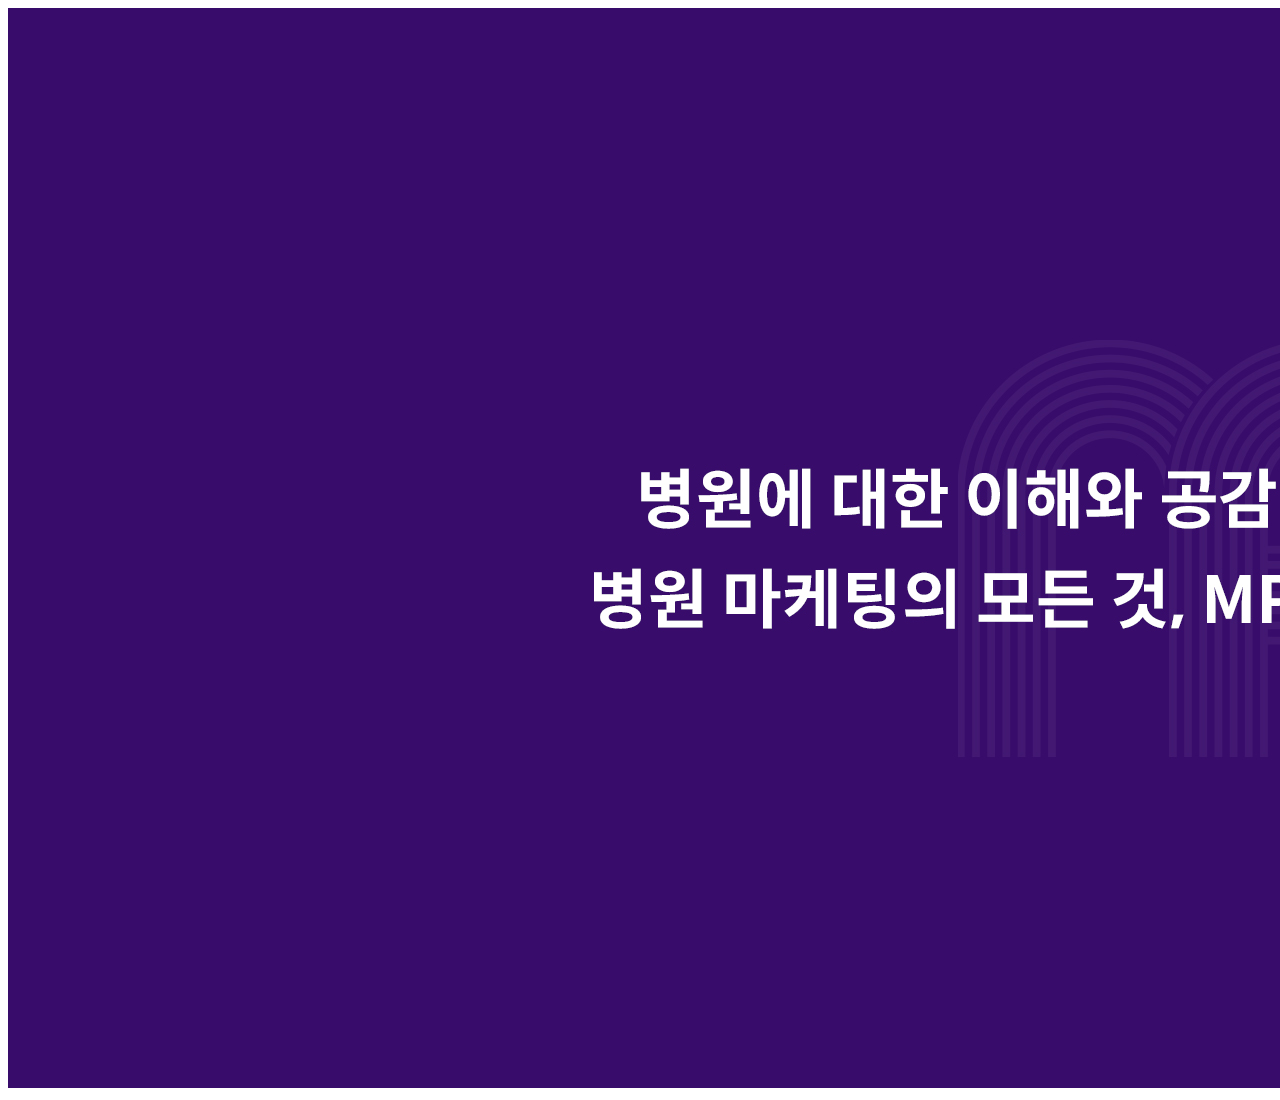
<file: www/index.html>
<!doctype html>
<html lang="ko">
<head>
	<meta charset="utf-8">
	<meta name="viewport" content="width=device-width, initial-scale=1, shrink-to-fit=no">
	<title>MPR KOREA</title>
</head>

<body>

<div style="text-align : center;">
		<img src="./welcome.jpg" alt="" style="align:center" >
</div>

</body>
</html>
</file>
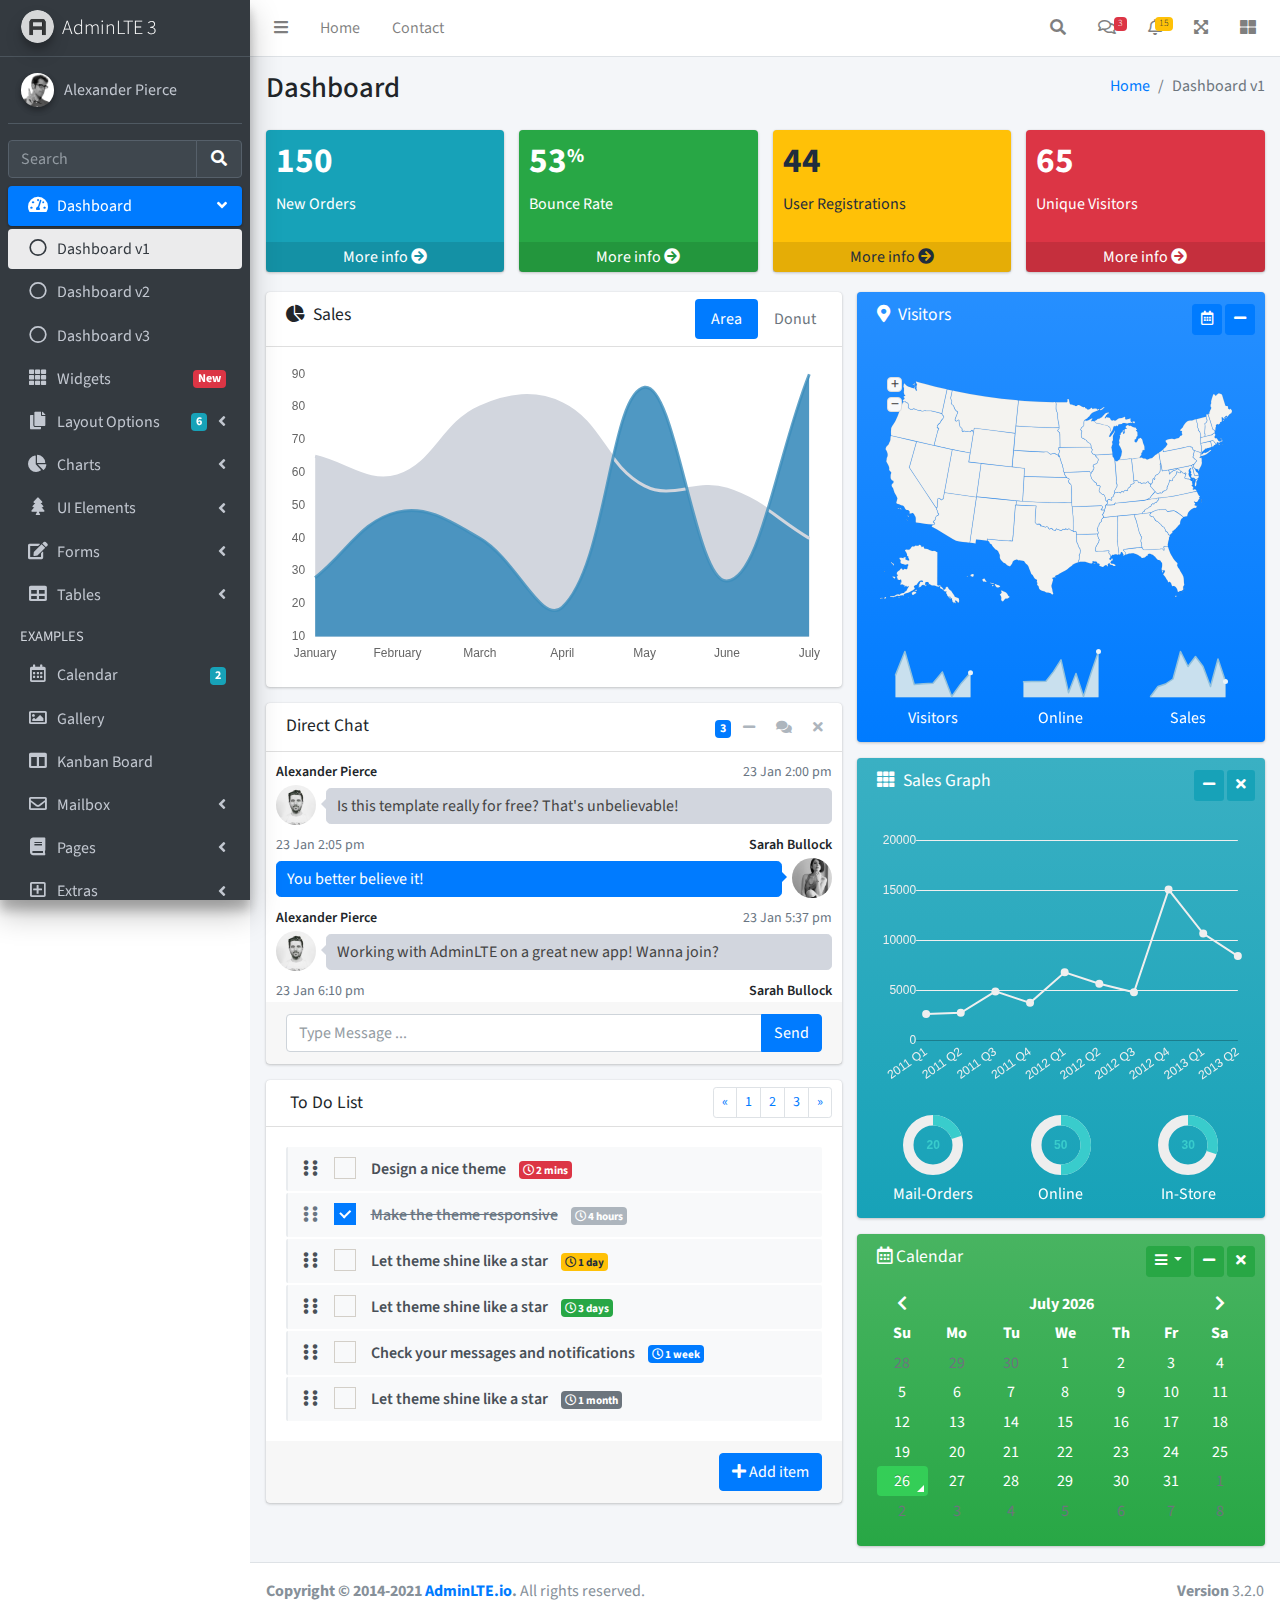
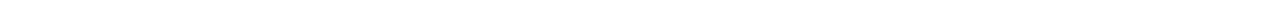
<file: www/main/index.html>
<!DOCTYPE html>
<html lang="en">
<head>
  <meta charset="utf-8">
  <meta name="viewport" content="width=device-width, initial-scale=1">
  <title>AdminLTE 3 | Dashboard</title>

  <!-- Google Font: Source Sans Pro -->
  <link rel="stylesheet" href="https://fonts.googleapis.com/css?family=Source+Sans+Pro:300,400,400i,700&display=fallback">
  <!-- Font Awesome -->
  <link rel="stylesheet" href="plugins/fontawesome-free/css/all.min.css">
  <!-- Ionicons -->
  <link rel="stylesheet" href="https://code.ionicframework.com/ionicons/2.0.1/css/ionicons.min.css">
  <!-- Tempusdominus Bootstrap 4 -->
  <link rel="stylesheet" href="plugins/tempusdominus-bootstrap-4/css/tempusdominus-bootstrap-4.min.css">
  <!-- iCheck -->
  <link rel="stylesheet" href="plugins/icheck-bootstrap/icheck-bootstrap.min.css">
  <!-- JQVMap -->
  <link rel="stylesheet" href="plugins/jqvmap/jqvmap.min.css">
  <!-- Theme style -->
  <link rel="stylesheet" href="dist/css/adminlte.min.css">
  <!-- overlayScrollbars -->
  <link rel="stylesheet" href="plugins/overlayScrollbars/css/OverlayScrollbars.min.css">
  <!-- Daterange picker -->
  <link rel="stylesheet" href="plugins/daterangepicker/daterangepicker.css">
  <!-- summernote -->
  <link rel="stylesheet" href="plugins/summernote/summernote-bs4.min.css">
</head>
<body class="hold-transition sidebar-mini layout-fixed">
<div class="wrapper">

  <!-- Preloader -->
  <div class="preloader flex-column justify-content-center align-items-center">
    <img class="animation__shake" src="dist/img/AdminLTELogo.png" alt="AdminLTELogo" height="60" width="60">
  </div>

  <!-- Navbar -->
  <nav class="main-header navbar navbar-expand navbar-white navbar-light">
    <!-- Left navbar links -->
    <ul class="navbar-nav">
      <li class="nav-item">
        <a class="nav-link" data-widget="pushmenu" href="#" role="button"><i class="fas fa-bars"></i></a>
      </li>
      <li class="nav-item d-none d-sm-inline-block">
        <a href="index3.html" class="nav-link">Home</a>
      </li>
      <li class="nav-item d-none d-sm-inline-block">
        <a href="#" class="nav-link">Contact</a>
      </li>
    </ul>

    <!-- Right navbar links -->
    <ul class="navbar-nav ml-auto">
      <!-- Navbar Search -->
      <li class="nav-item">
        <a class="nav-link" data-widget="navbar-search" href="#" role="button">
          <i class="fas fa-search"></i>
        </a>
        <div class="navbar-search-block">
          <form class="form-inline">
            <div class="input-group input-group-sm">
              <input class="form-control form-control-navbar" type="search" placeholder="Search" aria-label="Search">
              <div class="input-group-append">
                <button class="btn btn-navbar" type="submit">
                  <i class="fas fa-search"></i>
                </button>
                <button class="btn btn-navbar" type="button" data-widget="navbar-search">
                  <i class="fas fa-times"></i>
                </button>
              </div>
            </div>
          </form>
        </div>
      </li>

      <!-- Messages Dropdown Menu -->
      <li class="nav-item dropdown">
        <a class="nav-link" data-toggle="dropdown" href="#">
          <i class="far fa-comments"></i>
          <span class="badge badge-danger navbar-badge">3</span>
        </a>
        <div class="dropdown-menu dropdown-menu-lg dropdown-menu-right">
          <a href="#" class="dropdown-item">
            <!-- Message Start -->
            <div class="media">
              <img src="dist/img/user1-128x128.jpg" alt="User Avatar" class="img-size-50 mr-3 img-circle">
              <div class="media-body">
                <h3 class="dropdown-item-title">
                  Brad Diesel
                  <span class="float-right text-sm text-danger"><i class="fas fa-star"></i></span>
                </h3>
                <p class="text-sm">Call me whenever you can...</p>
                <p class="text-sm text-muted"><i class="far fa-clock mr-1"></i> 4 Hours Ago</p>
              </div>
            </div>
            <!-- Message End -->
          </a>
          <div class="dropdown-divider"></div>
          <a href="#" class="dropdown-item">
            <!-- Message Start -->
            <div class="media">
              <img src="dist/img/user8-128x128.jpg" alt="User Avatar" class="img-size-50 img-circle mr-3">
              <div class="media-body">
                <h3 class="dropdown-item-title">
                  John Pierce
                  <span class="float-right text-sm text-muted"><i class="fas fa-star"></i></span>
                </h3>
                <p class="text-sm">I got your message bro</p>
                <p class="text-sm text-muted"><i class="far fa-clock mr-1"></i> 4 Hours Ago</p>
              </div>
            </div>
            <!-- Message End -->
          </a>
          <div class="dropdown-divider"></div>
          <a href="#" class="dropdown-item">
            <!-- Message Start -->
            <div class="media">
              <img src="dist/img/user3-128x128.jpg" alt="User Avatar" class="img-size-50 img-circle mr-3">
              <div class="media-body">
                <h3 class="dropdown-item-title">
                  Nora Silvester
                  <span class="float-right text-sm text-warning"><i class="fas fa-star"></i></span>
                </h3>
                <p class="text-sm">The subject goes here</p>
                <p class="text-sm text-muted"><i class="far fa-clock mr-1"></i> 4 Hours Ago</p>
              </div>
            </div>
            <!-- Message End -->
          </a>
          <div class="dropdown-divider"></div>
          <a href="#" class="dropdown-item dropdown-footer">See All Messages</a>
        </div>
      </li>
      <!-- Notifications Dropdown Menu -->
      <li class="nav-item dropdown">
        <a class="nav-link" data-toggle="dropdown" href="#">
          <i class="far fa-bell"></i>
          <span class="badge badge-warning navbar-badge">15</span>
        </a>
        <div class="dropdown-menu dropdown-menu-lg dropdown-menu-right">
          <span class="dropdown-item dropdown-header">15 Notifications</span>
          <div class="dropdown-divider"></div>
          <a href="#" class="dropdown-item">
            <i class="fas fa-envelope mr-2"></i> 4 new messages
            <span class="float-right text-muted text-sm">3 mins</span>
          </a>
          <div class="dropdown-divider"></div>
          <a href="#" class="dropdown-item">
            <i class="fas fa-users mr-2"></i> 8 friend requests
            <span class="float-right text-muted text-sm">12 hours</span>
          </a>
          <div class="dropdown-divider"></div>
          <a href="#" class="dropdown-item">
            <i class="fas fa-file mr-2"></i> 3 new reports
            <span class="float-right text-muted text-sm">2 days</span>
          </a>
          <div class="dropdown-divider"></div>
          <a href="#" class="dropdown-item dropdown-footer">See All Notifications</a>
        </div>
      </li>
      <li class="nav-item">
        <a class="nav-link" data-widget="fullscreen" href="#" role="button">
          <i class="fas fa-expand-arrows-alt"></i>
        </a>
      </li>
      <li class="nav-item">
        <a class="nav-link" data-widget="control-sidebar" data-controlsidebar-slide="true" href="#" role="button">
          <i class="fas fa-th-large"></i>
        </a>
      </li>
    </ul>
  </nav>
  <!-- /.navbar -->

  <!-- Main Sidebar Container -->
  <aside class="main-sidebar sidebar-dark-primary elevation-4">
    <!-- Brand Logo -->
    <a href="index3.html" class="brand-link">
      <img src="dist/img/AdminLTELogo.png" alt="AdminLTE Logo" class="brand-image img-circle elevation-3" style="opacity: .8">
      <span class="brand-text font-weight-light">AdminLTE 3</span>
    </a>

    <!-- Sidebar -->
    <div class="sidebar">
      <!-- Sidebar user panel (optional) -->
      <div class="user-panel mt-3 pb-3 mb-3 d-flex">
        <div class="image">
          <img src="dist/img/user2-160x160.jpg" class="img-circle elevation-2" alt="User Image">
        </div>
        <div class="info">
          <a href="#" class="d-block">Alexander Pierce</a>
        </div>
      </div>

      <!-- SidebarSearch Form -->
      <div class="form-inline">
        <div class="input-group" data-widget="sidebar-search">
          <input class="form-control form-control-sidebar" type="search" placeholder="Search" aria-label="Search">
          <div class="input-group-append">
            <button class="btn btn-sidebar">
              <i class="fas fa-search fa-fw"></i>
            </button>
          </div>
        </div>
      </div>

      <!-- Sidebar Menu -->
      <nav class="mt-2">
        <ul class="nav nav-pills nav-sidebar flex-column" data-widget="treeview" role="menu" data-accordion="false">
          <!-- Add icons to the links using the .nav-icon class
               with font-awesome or any other icon font library -->
          <li class="nav-item menu-open">
            <a href="#" class="nav-link active">
              <i class="nav-icon fas fa-tachometer-alt"></i>
              <p>
                Dashboard
                <i class="right fas fa-angle-left"></i>
              </p>
            </a>
            <ul class="nav nav-treeview">
              <li class="nav-item">
                <a href="./index.html" class="nav-link active">
                  <i class="far fa-circle nav-icon"></i>
                  <p>Dashboard v1</p>
                </a>
              </li>
              <li class="nav-item">
                <a href="./index2.html" class="nav-link">
                  <i class="far fa-circle nav-icon"></i>
                  <p>Dashboard v2</p>
                </a>
              </li>
              <li class="nav-item">
                <a href="./index3.html" class="nav-link">
                  <i class="far fa-circle nav-icon"></i>
                  <p>Dashboard v3</p>
                </a>
              </li>
            </ul>
          </li>
          <li class="nav-item">
            <a href="pages/widgets.html" class="nav-link">
              <i class="nav-icon fas fa-th"></i>
              <p>
                Widgets
                <span class="right badge badge-danger">New</span>
              </p>
            </a>
          </li>
          <li class="nav-item">
            <a href="#" class="nav-link">
              <i class="nav-icon fas fa-copy"></i>
              <p>
                Layout Options
                <i class="fas fa-angle-left right"></i>
                <span class="badge badge-info right">6</span>
              </p>
            </a>
            <ul class="nav nav-treeview">
              <li class="nav-item">
                <a href="pages/layout/top-nav.html" class="nav-link">
                  <i class="far fa-circle nav-icon"></i>
                  <p>Top Navigation</p>
                </a>
              </li>
              <li class="nav-item">
                <a href="pages/layout/top-nav-sidebar.html" class="nav-link">
                  <i class="far fa-circle nav-icon"></i>
                  <p>Top Navigation + Sidebar</p>
                </a>
              </li>
              <li class="nav-item">
                <a href="pages/layout/boxed.html" class="nav-link">
                  <i class="far fa-circle nav-icon"></i>
                  <p>Boxed</p>
                </a>
              </li>
              <li class="nav-item">
                <a href="pages/layout/fixed-sidebar.html" class="nav-link">
                  <i class="far fa-circle nav-icon"></i>
                  <p>Fixed Sidebar</p>
                </a>
              </li>
              <li class="nav-item">
                <a href="pages/layout/fixed-sidebar-custom.html" class="nav-link">
                  <i class="far fa-circle nav-icon"></i>
                  <p>Fixed Sidebar <small>+ Custom Area</small></p>
                </a>
              </li>
              <li class="nav-item">
                <a href="pages/layout/fixed-topnav.html" class="nav-link">
                  <i class="far fa-circle nav-icon"></i>
                  <p>Fixed Navbar</p>
                </a>
              </li>
              <li class="nav-item">
                <a href="pages/layout/fixed-footer.html" class="nav-link">
                  <i class="far fa-circle nav-icon"></i>
                  <p>Fixed Footer</p>
                </a>
              </li>
              <li class="nav-item">
                <a href="pages/layout/collapsed-sidebar.html" class="nav-link">
                  <i class="far fa-circle nav-icon"></i>
                  <p>Collapsed Sidebar</p>
                </a>
              </li>
            </ul>
          </li>
          <li class="nav-item">
            <a href="#" class="nav-link">
              <i class="nav-icon fas fa-chart-pie"></i>
              <p>
                Charts
                <i class="right fas fa-angle-left"></i>
              </p>
            </a>
            <ul class="nav nav-treeview">
              <li class="nav-item">
                <a href="pages/charts/chartjs.html" class="nav-link">
                  <i class="far fa-circle nav-icon"></i>
                  <p>ChartJS</p>
                </a>
              </li>
              <li class="nav-item">
                <a href="pages/charts/flot.html" class="nav-link">
                  <i class="far fa-circle nav-icon"></i>
                  <p>Flot</p>
                </a>
              </li>
              <li class="nav-item">
                <a href="pages/charts/inline.html" class="nav-link">
                  <i class="far fa-circle nav-icon"></i>
                  <p>Inline</p>
                </a>
              </li>
              <li class="nav-item">
                <a href="pages/charts/uplot.html" class="nav-link">
                  <i class="far fa-circle nav-icon"></i>
                  <p>uPlot</p>
                </a>
              </li>
            </ul>
          </li>
          <li class="nav-item">
            <a href="#" class="nav-link">
              <i class="nav-icon fas fa-tree"></i>
              <p>
                UI Elements
                <i class="fas fa-angle-left right"></i>
              </p>
            </a>
            <ul class="nav nav-treeview">
              <li class="nav-item">
                <a href="pages/UI/general.html" class="nav-link">
                  <i class="far fa-circle nav-icon"></i>
                  <p>General</p>
                </a>
              </li>
              <li class="nav-item">
                <a href="pages/UI/icons.html" class="nav-link">
                  <i class="far fa-circle nav-icon"></i>
                  <p>Icons</p>
                </a>
              </li>
              <li class="nav-item">
                <a href="pages/UI/buttons.html" class="nav-link">
                  <i class="far fa-circle nav-icon"></i>
                  <p>Buttons</p>
                </a>
              </li>
              <li class="nav-item">
                <a href="pages/UI/sliders.html" class="nav-link">
                  <i class="far fa-circle nav-icon"></i>
                  <p>Sliders</p>
                </a>
              </li>
              <li class="nav-item">
                <a href="pages/UI/modals.html" class="nav-link">
                  <i class="far fa-circle nav-icon"></i>
                  <p>Modals & Alerts</p>
                </a>
              </li>
              <li class="nav-item">
                <a href="pages/UI/navbar.html" class="nav-link">
                  <i class="far fa-circle nav-icon"></i>
                  <p>Navbar & Tabs</p>
                </a>
              </li>
              <li class="nav-item">
                <a href="pages/UI/timeline.html" class="nav-link">
                  <i class="far fa-circle nav-icon"></i>
                  <p>Timeline</p>
                </a>
              </li>
              <li class="nav-item">
                <a href="pages/UI/ribbons.html" class="nav-link">
                  <i class="far fa-circle nav-icon"></i>
                  <p>Ribbons</p>
                </a>
              </li>
            </ul>
          </li>
          <li class="nav-item">
            <a href="#" class="nav-link">
              <i class="nav-icon fas fa-edit"></i>
              <p>
                Forms
                <i class="fas fa-angle-left right"></i>
              </p>
            </a>
            <ul class="nav nav-treeview">
              <li class="nav-item">
                <a href="pages/forms/general.html" class="nav-link">
                  <i class="far fa-circle nav-icon"></i>
                  <p>General Elements</p>
                </a>
              </li>
              <li class="nav-item">
                <a href="pages/forms/advanced.html" class="nav-link">
                  <i class="far fa-circle nav-icon"></i>
                  <p>Advanced Elements</p>
                </a>
              </li>
              <li class="nav-item">
                <a href="pages/forms/editors.html" class="nav-link">
                  <i class="far fa-circle nav-icon"></i>
                  <p>Editors</p>
                </a>
              </li>
              <li class="nav-item">
                <a href="pages/forms/validation.html" class="nav-link">
                  <i class="far fa-circle nav-icon"></i>
                  <p>Validation</p>
                </a>
              </li>
            </ul>
          </li>
          <li class="nav-item">
            <a href="#" class="nav-link">
              <i class="nav-icon fas fa-table"></i>
              <p>
                Tables
                <i class="fas fa-angle-left right"></i>
              </p>
            </a>
            <ul class="nav nav-treeview">
              <li class="nav-item">
                <a href="pages/tables/simple.html" class="nav-link">
                  <i class="far fa-circle nav-icon"></i>
                  <p>Simple Tables</p>
                </a>
              </li>
              <li class="nav-item">
                <a href="pages/tables/data.html" class="nav-link">
                  <i class="far fa-circle nav-icon"></i>
                  <p>DataTables</p>
                </a>
              </li>
              <li class="nav-item">
                <a href="pages/tables/jsgrid.html" class="nav-link">
                  <i class="far fa-circle nav-icon"></i>
                  <p>jsGrid</p>
                </a>
              </li>
            </ul>
          </li>
          <li class="nav-header">EXAMPLES</li>
          <li class="nav-item">
            <a href="pages/calendar.html" class="nav-link">
              <i class="nav-icon far fa-calendar-alt"></i>
              <p>
                Calendar
                <span class="badge badge-info right">2</span>
              </p>
            </a>
          </li>
          <li class="nav-item">
            <a href="pages/gallery.html" class="nav-link">
              <i class="nav-icon far fa-image"></i>
              <p>
                Gallery
              </p>
            </a>
          </li>
          <li class="nav-item">
            <a href="pages/kanban.html" class="nav-link">
              <i class="nav-icon fas fa-columns"></i>
              <p>
                Kanban Board
              </p>
            </a>
          </li>
          <li class="nav-item">
            <a href="#" class="nav-link">
              <i class="nav-icon far fa-envelope"></i>
              <p>
                Mailbox
                <i class="fas fa-angle-left right"></i>
              </p>
            </a>
            <ul class="nav nav-treeview">
              <li class="nav-item">
                <a href="pages/mailbox/mailbox.html" class="nav-link">
                  <i class="far fa-circle nav-icon"></i>
                  <p>Inbox</p>
                </a>
              </li>
              <li class="nav-item">
                <a href="pages/mailbox/compose.html" class="nav-link">
                  <i class="far fa-circle nav-icon"></i>
                  <p>Compose</p>
                </a>
              </li>
              <li class="nav-item">
                <a href="pages/mailbox/read-mail.html" class="nav-link">
                  <i class="far fa-circle nav-icon"></i>
                  <p>Read</p>
                </a>
              </li>
            </ul>
          </li>
          <li class="nav-item">
            <a href="#" class="nav-link">
              <i class="nav-icon fas fa-book"></i>
              <p>
                Pages
                <i class="fas fa-angle-left right"></i>
              </p>
            </a>
            <ul class="nav nav-treeview">
              <li class="nav-item">
                <a href="pages/examples/invoice.html" class="nav-link">
                  <i class="far fa-circle nav-icon"></i>
                  <p>Invoice</p>
                </a>
              </li>
              <li class="nav-item">
                <a href="pages/examples/profile.html" class="nav-link">
                  <i class="far fa-circle nav-icon"></i>
                  <p>Profile</p>
                </a>
              </li>
              <li class="nav-item">
                <a href="pages/examples/e-commerce.html" class="nav-link">
                  <i class="far fa-circle nav-icon"></i>
                  <p>E-commerce</p>
                </a>
              </li>
              <li class="nav-item">
                <a href="pages/examples/projects.html" class="nav-link">
                  <i class="far fa-circle nav-icon"></i>
                  <p>Projects</p>
                </a>
              </li>
              <li class="nav-item">
                <a href="pages/examples/project-add.html" class="nav-link">
                  <i class="far fa-circle nav-icon"></i>
                  <p>Project Add</p>
                </a>
              </li>
              <li class="nav-item">
                <a href="pages/examples/project-edit.html" class="nav-link">
                  <i class="far fa-circle nav-icon"></i>
                  <p>Project Edit</p>
                </a>
              </li>
              <li class="nav-item">
                <a href="pages/examples/project-detail.html" class="nav-link">
                  <i class="far fa-circle nav-icon"></i>
                  <p>Project Detail</p>
                </a>
              </li>
              <li class="nav-item">
                <a href="pages/examples/contacts.html" class="nav-link">
                  <i class="far fa-circle nav-icon"></i>
                  <p>Contacts</p>
                </a>
              </li>
              <li class="nav-item">
                <a href="pages/examples/faq.html" class="nav-link">
                  <i class="far fa-circle nav-icon"></i>
                  <p>FAQ</p>
                </a>
              </li>
              <li class="nav-item">
                <a href="pages/examples/contact-us.html" class="nav-link">
                  <i class="far fa-circle nav-icon"></i>
                  <p>Contact us</p>
                </a>
              </li>
            </ul>
          </li>
          <li class="nav-item">
            <a href="#" class="nav-link">
              <i class="nav-icon far fa-plus-square"></i>
              <p>
                Extras
                <i class="fas fa-angle-left right"></i>
              </p>
            </a>
            <ul class="nav nav-treeview">
              <li class="nav-item">
                <a href="#" class="nav-link">
                  <i class="far fa-circle nav-icon"></i>
                  <p>
                    Login & Register v1
                    <i class="fas fa-angle-left right"></i>
                  </p>
                </a>
                <ul class="nav nav-treeview">
                  <li class="nav-item">
                    <a href="pages/examples/login.html" class="nav-link">
                      <i class="far fa-circle nav-icon"></i>
                      <p>Login v1</p>
                    </a>
                  </li>
                  <li class="nav-item">
                    <a href="pages/examples/register.html" class="nav-link">
                      <i class="far fa-circle nav-icon"></i>
                      <p>Register v1</p>
                    </a>
                  </li>
                  <li class="nav-item">
                    <a href="pages/examples/forgot-password.html" class="nav-link">
                      <i class="far fa-circle nav-icon"></i>
                      <p>Forgot Password v1</p>
                    </a>
                  </li>
                  <li class="nav-item">
                    <a href="pages/examples/recover-password.html" class="nav-link">
                      <i class="far fa-circle nav-icon"></i>
                      <p>Recover Password v1</p>
                    </a>
                  </li>
                </ul>
              </li>
              <li class="nav-item">
                <a href="#" class="nav-link">
                  <i class="far fa-circle nav-icon"></i>
                  <p>
                    Login & Register v2
                    <i class="fas fa-angle-left right"></i>
                  </p>
                </a>
                <ul class="nav nav-treeview">
                  <li class="nav-item">
                    <a href="pages/examples/login-v2.html" class="nav-link">
                      <i class="far fa-circle nav-icon"></i>
                      <p>Login v2</p>
                    </a>
                  </li>
                  <li class="nav-item">
                    <a href="pages/examples/register-v2.html" class="nav-link">
                      <i class="far fa-circle nav-icon"></i>
                      <p>Register v2</p>
                    </a>
                  </li>
                  <li class="nav-item">
                    <a href="pages/examples/forgot-password-v2.html" class="nav-link">
                      <i class="far fa-circle nav-icon"></i>
                      <p>Forgot Password v2</p>
                    </a>
                  </li>
                  <li class="nav-item">
                    <a href="pages/examples/recover-password-v2.html" class="nav-link">
                      <i class="far fa-circle nav-icon"></i>
                      <p>Recover Password v2</p>
                    </a>
                  </li>
                </ul>
              </li>
              <li class="nav-item">
                <a href="pages/examples/lockscreen.html" class="nav-link">
                  <i class="far fa-circle nav-icon"></i>
                  <p>Lockscreen</p>
                </a>
              </li>
              <li class="nav-item">
                <a href="pages/examples/legacy-user-menu.html" class="nav-link">
                  <i class="far fa-circle nav-icon"></i>
                  <p>Legacy User Menu</p>
                </a>
              </li>
              <li class="nav-item">
                <a href="pages/examples/language-menu.html" class="nav-link">
                  <i class="far fa-circle nav-icon"></i>
                  <p>Language Menu</p>
                </a>
              </li>
              <li class="nav-item">
                <a href="pages/examples/404.html" class="nav-link">
                  <i class="far fa-circle nav-icon"></i>
                  <p>Error 404</p>
                </a>
              </li>
              <li class="nav-item">
                <a href="pages/examples/500.html" class="nav-link">
                  <i class="far fa-circle nav-icon"></i>
                  <p>Error 500</p>
                </a>
              </li>
              <li class="nav-item">
                <a href="pages/examples/pace.html" class="nav-link">
                  <i class="far fa-circle nav-icon"></i>
                  <p>Pace</p>
                </a>
              </li>
              <li class="nav-item">
                <a href="pages/examples/blank.html" class="nav-link">
                  <i class="far fa-circle nav-icon"></i>
                  <p>Blank Page</p>
                </a>
              </li>
              <li class="nav-item">
                <a href="starter.html" class="nav-link">
                  <i class="far fa-circle nav-icon"></i>
                  <p>Starter Page</p>
                </a>
              </li>
            </ul>
          </li>
          <li class="nav-item">
            <a href="#" class="nav-link">
              <i class="nav-icon fas fa-search"></i>
              <p>
                Search
                <i class="fas fa-angle-left right"></i>
              </p>
            </a>
            <ul class="nav nav-treeview">
              <li class="nav-item">
                <a href="pages/search/simple.html" class="nav-link">
                  <i class="far fa-circle nav-icon"></i>
                  <p>Simple Search</p>
                </a>
              </li>
              <li class="nav-item">
                <a href="pages/search/enhanced.html" class="nav-link">
                  <i class="far fa-circle nav-icon"></i>
                  <p>Enhanced</p>
                </a>
              </li>
            </ul>
          </li>
          <li class="nav-header">MISCELLANEOUS</li>
          <li class="nav-item">
            <a href="iframe.html" class="nav-link">
              <i class="nav-icon fas fa-ellipsis-h"></i>
              <p>Tabbed IFrame Plugin</p>
            </a>
          </li>
          <li class="nav-item">
            <a href="https://adminlte.io/docs/3.1/" class="nav-link">
              <i class="nav-icon fas fa-file"></i>
              <p>Documentation</p>
            </a>
          </li>
          <li class="nav-header">MULTI LEVEL EXAMPLE</li>
          <li class="nav-item">
            <a href="#" class="nav-link">
              <i class="fas fa-circle nav-icon"></i>
              <p>Level 1</p>
            </a>
          </li>
          <li class="nav-item">
            <a href="#" class="nav-link">
              <i class="nav-icon fas fa-circle"></i>
              <p>
                Level 1
                <i class="right fas fa-angle-left"></i>
              </p>
            </a>
            <ul class="nav nav-treeview">
              <li class="nav-item">
                <a href="#" class="nav-link">
                  <i class="far fa-circle nav-icon"></i>
                  <p>Level 2</p>
                </a>
              </li>
              <li class="nav-item">
                <a href="#" class="nav-link">
                  <i class="far fa-circle nav-icon"></i>
                  <p>
                    Level 2
                    <i class="right fas fa-angle-left"></i>
                  </p>
                </a>
                <ul class="nav nav-treeview">
                  <li class="nav-item">
                    <a href="#" class="nav-link">
                      <i class="far fa-dot-circle nav-icon"></i>
                      <p>Level 3</p>
                    </a>
                  </li>
                  <li class="nav-item">
                    <a href="#" class="nav-link">
                      <i class="far fa-dot-circle nav-icon"></i>
                      <p>Level 3</p>
                    </a>
                  </li>
                  <li class="nav-item">
                    <a href="#" class="nav-link">
                      <i class="far fa-dot-circle nav-icon"></i>
                      <p>Level 3</p>
                    </a>
                  </li>
                </ul>
              </li>
              <li class="nav-item">
                <a href="#" class="nav-link">
                  <i class="far fa-circle nav-icon"></i>
                  <p>Level 2</p>
                </a>
              </li>
            </ul>
          </li>
          <li class="nav-item">
            <a href="#" class="nav-link">
              <i class="fas fa-circle nav-icon"></i>
              <p>Level 1</p>
            </a>
          </li>
          <li class="nav-header">LABELS</li>
          <li class="nav-item">
            <a href="#" class="nav-link">
              <i class="nav-icon far fa-circle text-danger"></i>
              <p class="text">Important</p>
            </a>
          </li>
          <li class="nav-item">
            <a href="#" class="nav-link">
              <i class="nav-icon far fa-circle text-warning"></i>
              <p>Warning</p>
            </a>
          </li>
          <li class="nav-item">
            <a href="#" class="nav-link">
              <i class="nav-icon far fa-circle text-info"></i>
              <p>Informational</p>
            </a>
          </li>
        </ul>
      </nav>
      <!-- /.sidebar-menu -->
    </div>
    <!-- /.sidebar -->
  </aside>

  <!-- Content Wrapper. Contains page content -->
  <div class="content-wrapper">
    <!-- Content Header (Page header) -->
    <div class="content-header">
      <div class="container-fluid">
        <div class="row mb-2">
          <div class="col-sm-6">
            <h1 class="m-0">Dashboard</h1>
          </div><!-- /.col -->
          <div class="col-sm-6">
            <ol class="breadcrumb float-sm-right">
              <li class="breadcrumb-item"><a href="#">Home</a></li>
              <li class="breadcrumb-item active">Dashboard v1</li>
            </ol>
          </div><!-- /.col -->
        </div><!-- /.row -->
      </div><!-- /.container-fluid -->
    </div>
    <!-- /.content-header -->

    <!-- Main content -->
    <section class="content">
      <div class="container-fluid">
        <!-- Small boxes (Stat box) -->
        <div class="row">
          <div class="col-lg-3 col-6">
            <!-- small box -->
            <div class="small-box bg-info">
              <div class="inner">
                <h3>150</h3>

                <p>New Orders</p>
              </div>
              <div class="icon">
                <i class="ion ion-bag"></i>
              </div>
              <a href="#" class="small-box-footer">More info <i class="fas fa-arrow-circle-right"></i></a>
            </div>
          </div>
          <!-- ./col -->
          <div class="col-lg-3 col-6">
            <!-- small box -->
            <div class="small-box bg-success">
              <div class="inner">
                <h3>53<sup style="font-size: 20px">%</sup></h3>

                <p>Bounce Rate</p>
              </div>
              <div class="icon">
                <i class="ion ion-stats-bars"></i>
              </div>
              <a href="#" class="small-box-footer">More info <i class="fas fa-arrow-circle-right"></i></a>
            </div>
          </div>
          <!-- ./col -->
          <div class="col-lg-3 col-6">
            <!-- small box -->
            <div class="small-box bg-warning">
              <div class="inner">
                <h3>44</h3>

                <p>User Registrations</p>
              </div>
              <div class="icon">
                <i class="ion ion-person-add"></i>
              </div>
              <a href="#" class="small-box-footer">More info <i class="fas fa-arrow-circle-right"></i></a>
            </div>
          </div>
          <!-- ./col -->
          <div class="col-lg-3 col-6">
            <!-- small box -->
            <div class="small-box bg-danger">
              <div class="inner">
                <h3>65</h3>

                <p>Unique Visitors</p>
              </div>
              <div class="icon">
                <i class="ion ion-pie-graph"></i>
              </div>
              <a href="#" class="small-box-footer">More info <i class="fas fa-arrow-circle-right"></i></a>
            </div>
          </div>
          <!-- ./col -->
        </div>
        <!-- /.row -->
        <!-- Main row -->
        <div class="row">
          <!-- Left col -->
          <section class="col-lg-7 connectedSortable">
            <!-- Custom tabs (Charts with tabs)-->
            <div class="card">
              <div class="card-header">
                <h3 class="card-title">
                  <i class="fas fa-chart-pie mr-1"></i>
                  Sales
                </h3>
                <div class="card-tools">
                  <ul class="nav nav-pills ml-auto">
                    <li class="nav-item">
                      <a class="nav-link active" href="#revenue-chart" data-toggle="tab">Area</a>
                    </li>
                    <li class="nav-item">
                      <a class="nav-link" href="#sales-chart" data-toggle="tab">Donut</a>
                    </li>
                  </ul>
                </div>
              </div><!-- /.card-header -->
              <div class="card-body">
                <div class="tab-content p-0">
                  <!-- Morris chart - Sales -->
                  <div class="chart tab-pane active" id="revenue-chart"
                       style="position: relative; height: 300px;">
                      <canvas id="revenue-chart-canvas" height="300" style="height: 300px;"></canvas>
                   </div>
                  <div class="chart tab-pane" id="sales-chart" style="position: relative; height: 300px;">
                    <canvas id="sales-chart-canvas" height="300" style="height: 300px;"></canvas>
                  </div>
                </div>
              </div><!-- /.card-body -->
            </div>
            <!-- /.card -->

            <!-- DIRECT CHAT -->
            <div class="card direct-chat direct-chat-primary">
              <div class="card-header">
                <h3 class="card-title">Direct Chat</h3>

                <div class="card-tools">
                  <span title="3 New Messages" class="badge badge-primary">3</span>
                  <button type="button" class="btn btn-tool" data-card-widget="collapse">
                    <i class="fas fa-minus"></i>
                  </button>
                  <button type="button" class="btn btn-tool" title="Contacts" data-widget="chat-pane-toggle">
                    <i class="fas fa-comments"></i>
                  </button>
                  <button type="button" class="btn btn-tool" data-card-widget="remove">
                    <i class="fas fa-times"></i>
                  </button>
                </div>
              </div>
              <!-- /.card-header -->
              <div class="card-body">
                <!-- Conversations are loaded here -->
                <div class="direct-chat-messages">
                  <!-- Message. Default to the left -->
                  <div class="direct-chat-msg">
                    <div class="direct-chat-infos clearfix">
                      <span class="direct-chat-name float-left">Alexander Pierce</span>
                      <span class="direct-chat-timestamp float-right">23 Jan 2:00 pm</span>
                    </div>
                    <!-- /.direct-chat-infos -->
                    <img class="direct-chat-img" src="dist/img/user1-128x128.jpg" alt="message user image">
                    <!-- /.direct-chat-img -->
                    <div class="direct-chat-text">
                      Is this template really for free? That's unbelievable!
                    </div>
                    <!-- /.direct-chat-text -->
                  </div>
                  <!-- /.direct-chat-msg -->

                  <!-- Message to the right -->
                  <div class="direct-chat-msg right">
                    <div class="direct-chat-infos clearfix">
                      <span class="direct-chat-name float-right">Sarah Bullock</span>
                      <span class="direct-chat-timestamp float-left">23 Jan 2:05 pm</span>
                    </div>
                    <!-- /.direct-chat-infos -->
                    <img class="direct-chat-img" src="dist/img/user3-128x128.jpg" alt="message user image">
                    <!-- /.direct-chat-img -->
                    <div class="direct-chat-text">
                      You better believe it!
                    </div>
                    <!-- /.direct-chat-text -->
                  </div>
                  <!-- /.direct-chat-msg -->

                  <!-- Message. Default to the left -->
                  <div class="direct-chat-msg">
                    <div class="direct-chat-infos clearfix">
                      <span class="direct-chat-name float-left">Alexander Pierce</span>
                      <span class="direct-chat-timestamp float-right">23 Jan 5:37 pm</span>
                    </div>
                    <!-- /.direct-chat-infos -->
                    <img class="direct-chat-img" src="dist/img/user1-128x128.jpg" alt="message user image">
                    <!-- /.direct-chat-img -->
                    <div class="direct-chat-text">
                      Working with AdminLTE on a great new app! Wanna join?
                    </div>
                    <!-- /.direct-chat-text -->
                  </div>
                  <!-- /.direct-chat-msg -->

                  <!-- Message to the right -->
                  <div class="direct-chat-msg right">
                    <div class="direct-chat-infos clearfix">
                      <span class="direct-chat-name float-right">Sarah Bullock</span>
                      <span class="direct-chat-timestamp float-left">23 Jan 6:10 pm</span>
                    </div>
                    <!-- /.direct-chat-infos -->
                    <img class="direct-chat-img" src="dist/img/user3-128x128.jpg" alt="message user image">
                    <!-- /.direct-chat-img -->
                    <div class="direct-chat-text">
                      I would love to.
                    </div>
                    <!-- /.direct-chat-text -->
                  </div>
                  <!-- /.direct-chat-msg -->

                </div>
                <!--/.direct-chat-messages-->

                <!-- Contacts are loaded here -->
                <div class="direct-chat-contacts">
                  <ul class="contacts-list">
                    <li>
                      <a href="#">
                        <img class="contacts-list-img" src="dist/img/user1-128x128.jpg" alt="User Avatar">

                        <div class="contacts-list-info">
                          <span class="contacts-list-name">
                            Count Dracula
                            <small class="contacts-list-date float-right">2/28/2015</small>
                          </span>
                          <span class="contacts-list-msg">How have you been? I was...</span>
                        </div>
                        <!-- /.contacts-list-info -->
                      </a>
                    </li>
                    <!-- End Contact Item -->
                    <li>
                      <a href="#">
                        <img class="contacts-list-img" src="dist/img/user7-128x128.jpg" alt="User Avatar">

                        <div class="contacts-list-info">
                          <span class="contacts-list-name">
                            Sarah Doe
                            <small class="contacts-list-date float-right">2/23/2015</small>
                          </span>
                          <span class="contacts-list-msg">I will be waiting for...</span>
                        </div>
                        <!-- /.contacts-list-info -->
                      </a>
                    </li>
                    <!-- End Contact Item -->
                    <li>
                      <a href="#">
                        <img class="contacts-list-img" src="dist/img/user3-128x128.jpg" alt="User Avatar">

                        <div class="contacts-list-info">
                          <span class="contacts-list-name">
                            Nadia Jolie
                            <small class="contacts-list-date float-right">2/20/2015</small>
                          </span>
                          <span class="contacts-list-msg">I'll call you back at...</span>
                        </div>
                        <!-- /.contacts-list-info -->
                      </a>
                    </li>
                    <!-- End Contact Item -->
                    <li>
                      <a href="#">
                        <img class="contacts-list-img" src="dist/img/user5-128x128.jpg" alt="User Avatar">

                        <div class="contacts-list-info">
                          <span class="contacts-list-name">
                            Nora S. Vans
                            <small class="contacts-list-date float-right">2/10/2015</small>
                          </span>
                          <span class="contacts-list-msg">Where is your new...</span>
                        </div>
                        <!-- /.contacts-list-info -->
                      </a>
                    </li>
                    <!-- End Contact Item -->
                    <li>
                      <a href="#">
                        <img class="contacts-list-img" src="dist/img/user6-128x128.jpg" alt="User Avatar">

                        <div class="contacts-list-info">
                          <span class="contacts-list-name">
                            John K.
                            <small class="contacts-list-date float-right">1/27/2015</small>
                          </span>
                          <span class="contacts-list-msg">Can I take a look at...</span>
                        </div>
                        <!-- /.contacts-list-info -->
                      </a>
                    </li>
                    <!-- End Contact Item -->
                    <li>
                      <a href="#">
                        <img class="contacts-list-img" src="dist/img/user8-128x128.jpg" alt="User Avatar">

                        <div class="contacts-list-info">
                          <span class="contacts-list-name">
                            Kenneth M.
                            <small class="contacts-list-date float-right">1/4/2015</small>
                          </span>
                          <span class="contacts-list-msg">Never mind I found...</span>
                        </div>
                        <!-- /.contacts-list-info -->
                      </a>
                    </li>
                    <!-- End Contact Item -->
                  </ul>
                  <!-- /.contacts-list -->
                </div>
                <!-- /.direct-chat-pane -->
              </div>
              <!-- /.card-body -->
              <div class="card-footer">
                <form action="#" method="post">
                  <div class="input-group">
                    <input type="text" name="message" placeholder="Type Message ..." class="form-control">
                    <span class="input-group-append">
                      <button type="button" class="btn btn-primary">Send</button>
                    </span>
                  </div>
                </form>
              </div>
              <!-- /.card-footer-->
            </div>
            <!--/.direct-chat -->

            <!-- TO DO List -->
            <div class="card">
              <div class="card-header">
                <h3 class="card-title">
                  <i class="ion ion-clipboard mr-1"></i>
                  To Do List
                </h3>

                <div class="card-tools">
                  <ul class="pagination pagination-sm">
                    <li class="page-item"><a href="#" class="page-link">&laquo;</a></li>
                    <li class="page-item"><a href="#" class="page-link">1</a></li>
                    <li class="page-item"><a href="#" class="page-link">2</a></li>
                    <li class="page-item"><a href="#" class="page-link">3</a></li>
                    <li class="page-item"><a href="#" class="page-link">&raquo;</a></li>
                  </ul>
                </div>
              </div>
              <!-- /.card-header -->
              <div class="card-body">
                <ul class="todo-list" data-widget="todo-list">
                  <li>
                    <!-- drag handle -->
                    <span class="handle">
                      <i class="fas fa-ellipsis-v"></i>
                      <i class="fas fa-ellipsis-v"></i>
                    </span>
                    <!-- checkbox -->
                    <div  class="icheck-primary d-inline ml-2">
                      <input type="checkbox" value="" name="todo1" id="todoCheck1">
                      <label for="todoCheck1"></label>
                    </div>
                    <!-- todo text -->
                    <span class="text">Design a nice theme</span>
                    <!-- Emphasis label -->
                    <small class="badge badge-danger"><i class="far fa-clock"></i> 2 mins</small>
                    <!-- General tools such as edit or delete-->
                    <div class="tools">
                      <i class="fas fa-edit"></i>
                      <i class="fas fa-trash-o"></i>
                    </div>
                  </li>
                  <li>
                    <span class="handle">
                      <i class="fas fa-ellipsis-v"></i>
                      <i class="fas fa-ellipsis-v"></i>
                    </span>
                    <div  class="icheck-primary d-inline ml-2">
                      <input type="checkbox" value="" name="todo2" id="todoCheck2" checked>
                      <label for="todoCheck2"></label>
                    </div>
                    <span class="text">Make the theme responsive</span>
                    <small class="badge badge-info"><i class="far fa-clock"></i> 4 hours</small>
                    <div class="tools">
                      <i class="fas fa-edit"></i>
                      <i class="fas fa-trash-o"></i>
                    </div>
                  </li>
                  <li>
                    <span class="handle">
                      <i class="fas fa-ellipsis-v"></i>
                      <i class="fas fa-ellipsis-v"></i>
                    </span>
                    <div  class="icheck-primary d-inline ml-2">
                      <input type="checkbox" value="" name="todo3" id="todoCheck3">
                      <label for="todoCheck3"></label>
                    </div>
                    <span class="text">Let theme shine like a star</span>
                    <small class="badge badge-warning"><i class="far fa-clock"></i> 1 day</small>
                    <div class="tools">
                      <i class="fas fa-edit"></i>
                      <i class="fas fa-trash-o"></i>
                    </div>
                  </li>
                  <li>
                    <span class="handle">
                      <i class="fas fa-ellipsis-v"></i>
                      <i class="fas fa-ellipsis-v"></i>
                    </span>
                    <div  class="icheck-primary d-inline ml-2">
                      <input type="checkbox" value="" name="todo4" id="todoCheck4">
                      <label for="todoCheck4"></label>
                    </div>
                    <span class="text">Let theme shine like a star</span>
                    <small class="badge badge-success"><i class="far fa-clock"></i> 3 days</small>
                    <div class="tools">
                      <i class="fas fa-edit"></i>
                      <i class="fas fa-trash-o"></i>
                    </div>
                  </li>
                  <li>
                    <span class="handle">
                      <i class="fas fa-ellipsis-v"></i>
                      <i class="fas fa-ellipsis-v"></i>
                    </span>
                    <div  class="icheck-primary d-inline ml-2">
                      <input type="checkbox" value="" name="todo5" id="todoCheck5">
                      <label for="todoCheck5"></label>
                    </div>
                    <span class="text">Check your messages and notifications</span>
                    <small class="badge badge-primary"><i class="far fa-clock"></i> 1 week</small>
                    <div class="tools">
                      <i class="fas fa-edit"></i>
                      <i class="fas fa-trash-o"></i>
                    </div>
                  </li>
                  <li>
                    <span class="handle">
                      <i class="fas fa-ellipsis-v"></i>
                      <i class="fas fa-ellipsis-v"></i>
                    </span>
                    <div  class="icheck-primary d-inline ml-2">
                      <input type="checkbox" value="" name="todo6" id="todoCheck6">
                      <label for="todoCheck6"></label>
                    </div>
                    <span class="text">Let theme shine like a star</span>
                    <small class="badge badge-secondary"><i class="far fa-clock"></i> 1 month</small>
                    <div class="tools">
                      <i class="fas fa-edit"></i>
                      <i class="fas fa-trash-o"></i>
                    </div>
                  </li>
                </ul>
              </div>
              <!-- /.card-body -->
              <div class="card-footer clearfix">
                <button type="button" class="btn btn-primary float-right"><i class="fas fa-plus"></i> Add item</button>
              </div>
            </div>
            <!-- /.card -->
          </section>
          <!-- /.Left col -->
          <!-- right col (We are only adding the ID to make the widgets sortable)-->
          <section class="col-lg-5 connectedSortable">

            <!-- Map card -->
            <div class="card bg-gradient-primary">
              <div class="card-header border-0">
                <h3 class="card-title">
                  <i class="fas fa-map-marker-alt mr-1"></i>
                  Visitors
                </h3>
                <!-- card tools -->
                <div class="card-tools">
                  <button type="button" class="btn btn-primary btn-sm daterange" title="Date range">
                    <i class="far fa-calendar-alt"></i>
                  </button>
                  <button type="button" class="btn btn-primary btn-sm" data-card-widget="collapse" title="Collapse">
                    <i class="fas fa-minus"></i>
                  </button>
                </div>
                <!-- /.card-tools -->
              </div>
              <div class="card-body">
                <div id="world-map" style="height: 250px; width: 100%;"></div>
              </div>
              <!-- /.card-body-->
              <div class="card-footer bg-transparent">
                <div class="row">
                  <div class="col-4 text-center">
                    <div id="sparkline-1"></div>
                    <div class="text-white">Visitors</div>
                  </div>
                  <!-- ./col -->
                  <div class="col-4 text-center">
                    <div id="sparkline-2"></div>
                    <div class="text-white">Online</div>
                  </div>
                  <!-- ./col -->
                  <div class="col-4 text-center">
                    <div id="sparkline-3"></div>
                    <div class="text-white">Sales</div>
                  </div>
                  <!-- ./col -->
                </div>
                <!-- /.row -->
              </div>
            </div>
            <!-- /.card -->

            <!-- solid sales graph -->
            <div class="card bg-gradient-info">
              <div class="card-header border-0">
                <h3 class="card-title">
                  <i class="fas fa-th mr-1"></i>
                  Sales Graph
                </h3>

                <div class="card-tools">
                  <button type="button" class="btn bg-info btn-sm" data-card-widget="collapse">
                    <i class="fas fa-minus"></i>
                  </button>
                  <button type="button" class="btn bg-info btn-sm" data-card-widget="remove">
                    <i class="fas fa-times"></i>
                  </button>
                </div>
              </div>
              <div class="card-body">
                <canvas class="chart" id="line-chart" style="min-height: 250px; height: 250px; max-height: 250px; max-width: 100%;"></canvas>
              </div>
              <!-- /.card-body -->
              <div class="card-footer bg-transparent">
                <div class="row">
                  <div class="col-4 text-center">
                    <input type="text" class="knob" data-readonly="true" value="20" data-width="60" data-height="60"
                           data-fgColor="#39CCCC">

                    <div class="text-white">Mail-Orders</div>
                  </div>
                  <!-- ./col -->
                  <div class="col-4 text-center">
                    <input type="text" class="knob" data-readonly="true" value="50" data-width="60" data-height="60"
                           data-fgColor="#39CCCC">

                    <div class="text-white">Online</div>
                  </div>
                  <!-- ./col -->
                  <div class="col-4 text-center">
                    <input type="text" class="knob" data-readonly="true" value="30" data-width="60" data-height="60"
                           data-fgColor="#39CCCC">

                    <div class="text-white">In-Store</div>
                  </div>
                  <!-- ./col -->
                </div>
                <!-- /.row -->
              </div>
              <!-- /.card-footer -->
            </div>
            <!-- /.card -->

            <!-- Calendar -->
            <div class="card bg-gradient-success">
              <div class="card-header border-0">

                <h3 class="card-title">
                  <i class="far fa-calendar-alt"></i>
                  Calendar
                </h3>
                <!-- tools card -->
                <div class="card-tools">
                  <!-- button with a dropdown -->
                  <div class="btn-group">
                    <button type="button" class="btn btn-success btn-sm dropdown-toggle" data-toggle="dropdown" data-offset="-52">
                      <i class="fas fa-bars"></i>
                    </button>
                    <div class="dropdown-menu" role="menu">
                      <a href="#" class="dropdown-item">Add new event</a>
                      <a href="#" class="dropdown-item">Clear events</a>
                      <div class="dropdown-divider"></div>
                      <a href="#" class="dropdown-item">View calendar</a>
                    </div>
                  </div>
                  <button type="button" class="btn btn-success btn-sm" data-card-widget="collapse">
                    <i class="fas fa-minus"></i>
                  </button>
                  <button type="button" class="btn btn-success btn-sm" data-card-widget="remove">
                    <i class="fas fa-times"></i>
                  </button>
                </div>
                <!-- /. tools -->
              </div>
              <!-- /.card-header -->
              <div class="card-body pt-0">
                <!--The calendar -->
                <div id="calendar" style="width: 100%"></div>
              </div>
              <!-- /.card-body -->
            </div>
            <!-- /.card -->
          </section>
          <!-- right col -->
        </div>
        <!-- /.row (main row) -->
      </div><!-- /.container-fluid -->
    </section>
    <!-- /.content -->
  </div>
  <!-- /.content-wrapper -->
  <footer class="main-footer">
    <strong>Copyright &copy; 2014-2021 <a href="https://adminlte.io">AdminLTE.io</a>.</strong>
    All rights reserved.
    <div class="float-right d-none d-sm-inline-block">
      <b>Version</b> 3.2.0
    </div>
  </footer>

  <!-- Control Sidebar -->
  <aside class="control-sidebar control-sidebar-dark">
    <!-- Control sidebar content goes here -->
  </aside>
  <!-- /.control-sidebar -->
</div>
<!-- ./wrapper -->

<!-- jQuery -->
<script src="plugins/jquery/jquery.min.js"></script>
<!-- jQuery UI 1.11.4 -->
<script src="plugins/jquery-ui/jquery-ui.min.js"></script>
<!-- Resolve conflict in jQuery UI tooltip with Bootstrap tooltip -->
<script>
  $.widget.bridge('uibutton', $.ui.button)
</script>
<!-- Bootstrap 4 -->
<script src="plugins/bootstrap/js/bootstrap.bundle.min.js"></script>
<!-- ChartJS -->
<script src="plugins/chart.js/Chart.min.js"></script>
<!-- Sparkline -->
<script src="plugins/sparklines/sparkline.js"></script>
<!-- JQVMap -->
<script src="plugins/jqvmap/jquery.vmap.min.js"></script>
<script src="plugins/jqvmap/maps/jquery.vmap.usa.js"></script>
<!-- jQuery Knob Chart -->
<script src="plugins/jquery-knob/jquery.knob.min.js"></script>
<!-- daterangepicker -->
<script src="plugins/moment/moment.min.js"></script>
<script src="plugins/daterangepicker/daterangepicker.js"></script>
<!-- Tempusdominus Bootstrap 4 -->
<script src="plugins/tempusdominus-bootstrap-4/js/tempusdominus-bootstrap-4.min.js"></script>
<!-- Summernote -->
<script src="plugins/summernote/summernote-bs4.min.js"></script>
<!-- overlayScrollbars -->
<script src="plugins/overlayScrollbars/js/jquery.overlayScrollbars.min.js"></script>
<!-- AdminLTE App -->
<script src="dist/js/adminlte.js"></script>
<!-- AdminLTE for demo purposes -->
<script src="dist/js/demo.js"></script>
<!-- AdminLTE dashboard demo (This is only for demo purposes) -->
<script src="dist/js/pages/dashboard.js"></script>
</body>
</html>
</file>
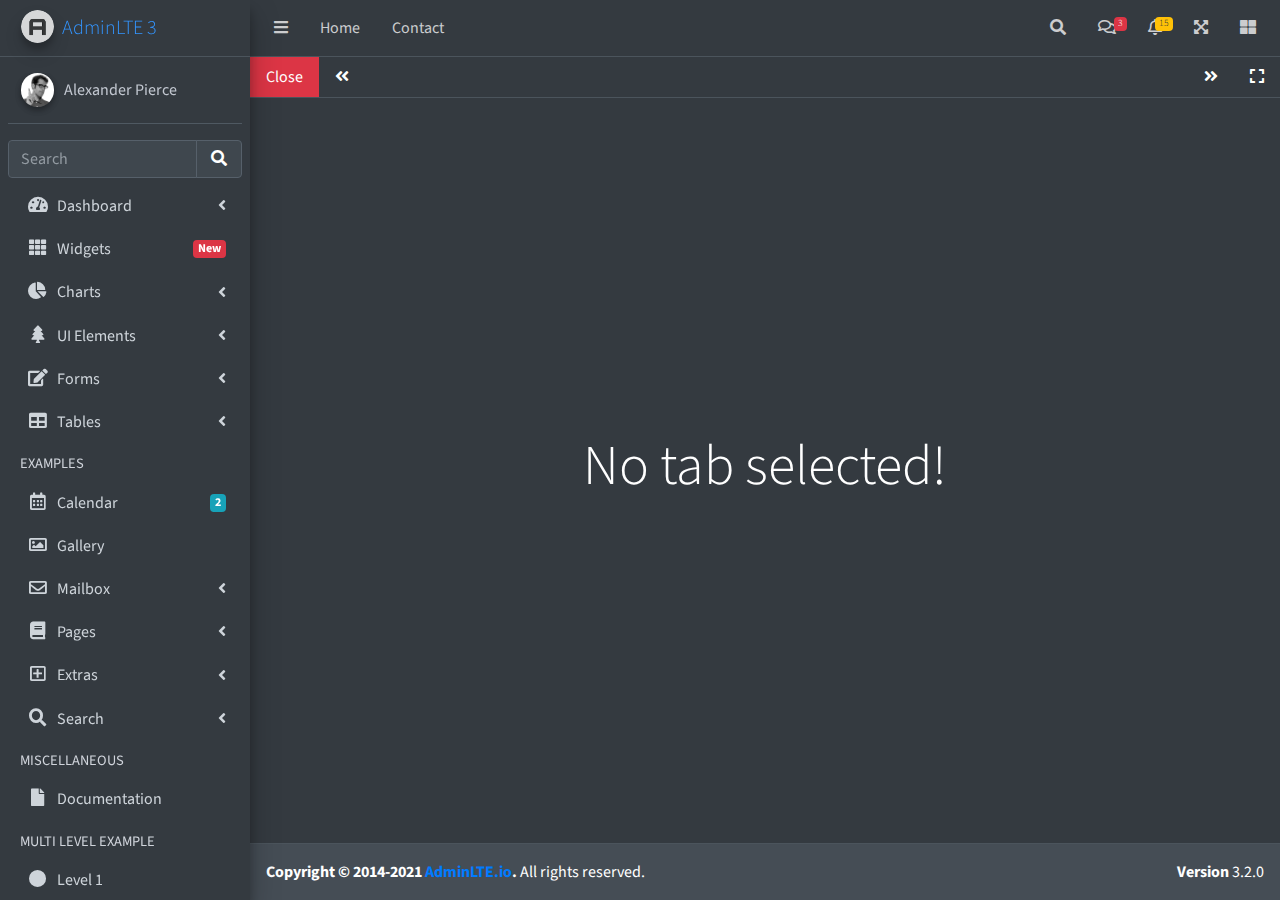
<file: www/main/iframe-dark.html>
<!DOCTYPE html>
<html lang="en">
<head>
  <meta charset="utf-8">
  <meta name="viewport" content="width=device-width, initial-scale=1">
  <title>AdminLTE 3 | Tabbed IFrames</title>

  <!-- Google Font: Source Sans Pro -->
  <link rel="stylesheet" href="https://fonts.googleapis.com/css?family=Source+Sans+Pro:300,400,400i,700&display=fallback">
  <!-- Font Awesome -->
  <link rel="stylesheet" href="plugins/fontawesome-free/css/all.min.css">
  <!-- Theme style -->
  <link rel="stylesheet" href="dist/css/adminlte.min.css">
  <!-- overlayScrollbars -->
  <link rel="stylesheet" href="plugins/overlayScrollbars/css/OverlayScrollbars.min.css">
</head>
<body class="hold-transition sidebar-mini layout-fixed dark-mode" data-panel-auto-height-mode="height">
<div class="wrapper">

  <!-- Navbar -->
  <nav class="main-header navbar navbar-expand navbar-dark">
    <!-- Left navbar links -->
    <ul class="navbar-nav">
      <li class="nav-item">
        <a class="nav-link" data-widget="pushmenu" href="#" role="button"><i class="fas fa-bars"></i></a>
      </li>
      <li class="nav-item d-none d-sm-inline-block">
        <a href="index3.html" class="nav-link">Home</a>
      </li>
      <li class="nav-item d-none d-sm-inline-block">
        <a href="#" class="nav-link">Contact</a>
      </li>
    </ul>

    <!-- Right navbar links -->
    <ul class="navbar-nav ml-auto">
      <!-- Navbar Search -->
      <li class="nav-item">
        <a class="nav-link" data-widget="navbar-search" href="#" role="button">
          <i class="fas fa-search"></i>
        </a>
        <div class="navbar-search-block">
          <form class="form-inline">
            <div class="input-group input-group-sm">
              <input class="form-control form-control-navbar" type="search" placeholder="Search" aria-label="Search">
              <div class="input-group-append">
                <button class="btn btn-navbar" type="submit">
                  <i class="fas fa-search"></i>
                </button>
                <button class="btn btn-navbar" type="button" data-widget="navbar-search">
                  <i class="fas fa-times"></i>
                </button>
              </div>
            </div>
          </form>
        </div>
      </li>

      <!-- Messages Dropdown Menu -->
      <li class="nav-item dropdown">
        <a class="nav-link" data-toggle="dropdown" href="#">
          <i class="far fa-comments"></i>
          <span class="badge badge-danger navbar-badge">3</span>
        </a>
        <div class="dropdown-menu dropdown-menu-lg dropdown-menu-right">
          <a href="#" class="dropdown-item">
            <!-- Message Start -->
            <div class="media">
              <img src="dist/img/user1-128x128.jpg" alt="User Avatar" class="img-size-50 mr-3 img-circle">
              <div class="media-body">
                <h3 class="dropdown-item-title">
                  Brad Diesel
                  <span class="float-right text-sm text-danger"><i class="fas fa-star"></i></span>
                </h3>
                <p class="text-sm">Call me whenever you can...</p>
                <p class="text-sm text-muted"><i class="far fa-clock mr-1"></i> 4 Hours Ago</p>
              </div>
            </div>
            <!-- Message End -->
          </a>
          <div class="dropdown-divider"></div>
          <a href="#" class="dropdown-item">
            <!-- Message Start -->
            <div class="media">
              <img src="dist/img/user8-128x128.jpg" alt="User Avatar" class="img-size-50 img-circle mr-3">
              <div class="media-body">
                <h3 class="dropdown-item-title">
                  John Pierce
                  <span class="float-right text-sm text-muted"><i class="fas fa-star"></i></span>
                </h3>
                <p class="text-sm">I got your message bro</p>
                <p class="text-sm text-muted"><i class="far fa-clock mr-1"></i> 4 Hours Ago</p>
              </div>
            </div>
            <!-- Message End -->
          </a>
          <div class="dropdown-divider"></div>
          <a href="#" class="dropdown-item">
            <!-- Message Start -->
            <div class="media">
              <img src="dist/img/user3-128x128.jpg" alt="User Avatar" class="img-size-50 img-circle mr-3">
              <div class="media-body">
                <h3 class="dropdown-item-title">
                  Nora Silvester
                  <span class="float-right text-sm text-warning"><i class="fas fa-star"></i></span>
                </h3>
                <p class="text-sm">The subject goes here</p>
                <p class="text-sm text-muted"><i class="far fa-clock mr-1"></i> 4 Hours Ago</p>
              </div>
            </div>
            <!-- Message End -->
          </a>
          <div class="dropdown-divider"></div>
          <a href="#" class="dropdown-item dropdown-footer">See All Messages</a>
        </div>
      </li>
      <!-- Notifications Dropdown Menu -->
      <li class="nav-item dropdown">
        <a class="nav-link" data-toggle="dropdown" href="#">
          <i class="far fa-bell"></i>
          <span class="badge badge-warning navbar-badge">15</span>
        </a>
        <div class="dropdown-menu dropdown-menu-lg dropdown-menu-right">
          <span class="dropdown-item dropdown-header">15 Notifications</span>
          <div class="dropdown-divider"></div>
          <a href="#" class="dropdown-item">
            <i class="fas fa-envelope mr-2"></i> 4 new messages
            <span class="float-right text-muted text-sm">3 mins</span>
          </a>
          <div class="dropdown-divider"></div>
          <a href="#" class="dropdown-item">
            <i class="fas fa-users mr-2"></i> 8 friend requests
            <span class="float-right text-muted text-sm">12 hours</span>
          </a>
          <div class="dropdown-divider"></div>
          <a href="#" class="dropdown-item">
            <i class="fas fa-file mr-2"></i> 3 new reports
            <span class="float-right text-muted text-sm">2 days</span>
          </a>
          <div class="dropdown-divider"></div>
          <a href="#" class="dropdown-item dropdown-footer">See All Notifications</a>
        </div>
      </li>
      <li class="nav-item">
        <a class="nav-link" data-widget="fullscreen" href="#" role="button">
          <i class="fas fa-expand-arrows-alt"></i>
        </a>
      </li>
      <li class="nav-item">
        <a class="nav-link" data-widget="control-sidebar" data-slide="true" href="#" role="button">
          <i class="fas fa-th-large"></i>
        </a>
      </li>
    </ul>
  </nav>
  <!-- /.navbar -->

  <!-- Main Sidebar Container -->
  <aside class="main-sidebar sidebar-dark-primary elevation-4">
    <!-- Brand Logo -->
    <a href="index3.html" class="brand-link">
      <img src="dist/img/AdminLTELogo.png" alt="AdminLTE Logo" class="brand-image img-circle elevation-3" style="opacity: .8">
      <span class="brand-text font-weight-light">AdminLTE 3</span>
    </a>

    <!-- Sidebar -->
    <div class="sidebar">
      <!-- Sidebar user panel (optional) -->
      <div class="user-panel mt-3 pb-3 mb-3 d-flex">
        <div class="image">
          <img src="dist/img/user2-160x160.jpg" class="img-circle elevation-2" alt="User Image">
        </div>
        <div class="info">
          <a href="#" class="d-block">Alexander Pierce</a>
        </div>
      </div>

      <!-- SidebarSearch Form -->
      <div class="form-inline">
        <div class="input-group" data-widget="sidebar-search">
          <input class="form-control form-control-sidebar" type="search" placeholder="Search" aria-label="Search">
          <div class="input-group-append">
            <button class="btn btn-sidebar">
              <i class="fas fa-search fa-fw"></i>
            </button>
          </div>
        </div>
      </div>

      <!-- Sidebar Menu -->
      <nav class="mt-2">
        <ul class="nav nav-pills nav-sidebar flex-column" data-widget="treeview" role="menu" data-accordion="false">
          <!-- Add icons to the links using the .nav-icon class
               with font-awesome or any other icon font library -->
          <li class="nav-item">
            <a href="#" class="nav-link">
              <i class="nav-icon fas fa-tachometer-alt"></i>
              <p>
                Dashboard
                <i class="right fas fa-angle-left"></i>
              </p>
            </a>
            <ul class="nav nav-treeview">
              <li class="nav-item">
                <a href="./index.html" class="nav-link">
                  <i class="far fa-circle nav-icon"></i>
                  <p>Dashboard v1</p>
                </a>
              </li>
              <li class="nav-item">
                <a href="./index2.html" class="nav-link">
                  <i class="far fa-circle nav-icon"></i>
                  <p>Dashboard v2</p>
                </a>
              </li>
              <li class="nav-item">
                <a href="./index3.html" class="nav-link">
                  <i class="far fa-circle nav-icon"></i>
                  <p>Dashboard v3</p>
                </a>
              </li>
            </ul>
          </li>
          <li class="nav-item">
            <a href="pages/widgets.html" class="nav-link">
              <i class="nav-icon fas fa-th"></i>
              <p>
                Widgets
                <span class="right badge badge-danger">New</span>
              </p>
            </a>
          </li>
          <li class="nav-item">
            <a href="#" class="nav-link">
              <i class="nav-icon fas fa-chart-pie"></i>
              <p>
                Charts
                <i class="right fas fa-angle-left"></i>
              </p>
            </a>
            <ul class="nav nav-treeview">
              <li class="nav-item">
                <a href="pages/charts/chartjs.html" class="nav-link">
                  <i class="far fa-circle nav-icon"></i>
                  <p>ChartJS</p>
                </a>
              </li>
              <li class="nav-item">
                <a href="pages/charts/flot.html" class="nav-link">
                  <i class="far fa-circle nav-icon"></i>
                  <p>Flot</p>
                </a>
              </li>
              <li class="nav-item">
                <a href="pages/charts/inline.html" class="nav-link">
                  <i class="far fa-circle nav-icon"></i>
                  <p>Inline</p>
                </a>
              </li>
            </ul>
          </li>
          <li class="nav-item">
            <a href="#" class="nav-link">
              <i class="nav-icon fas fa-tree"></i>
              <p>
                UI Elements
                <i class="fas fa-angle-left right"></i>
              </p>
            </a>
            <ul class="nav nav-treeview">
              <li class="nav-item">
                <a href="pages/UI/general.html" class="nav-link">
                  <i class="far fa-circle nav-icon"></i>
                  <p>General</p>
                </a>
              </li>
              <li class="nav-item">
                <a href="pages/UI/icons.html" class="nav-link">
                  <i class="far fa-circle nav-icon"></i>
                  <p>Icons</p>
                </a>
              </li>
              <li class="nav-item">
                <a href="pages/UI/buttons.html" class="nav-link">
                  <i class="far fa-circle nav-icon"></i>
                  <p>Buttons</p>
                </a>
              </li>
              <li class="nav-item">
                <a href="pages/UI/sliders.html" class="nav-link">
                  <i class="far fa-circle nav-icon"></i>
                  <p>Sliders</p>
                </a>
              </li>
              <li class="nav-item">
                <a href="pages/UI/modals.html" class="nav-link">
                  <i class="far fa-circle nav-icon"></i>
                  <p>Modals & Alerts</p>
                </a>
              </li>
              <li class="nav-item">
                <a href="pages/UI/navbar.html" class="nav-link">
                  <i class="far fa-circle nav-icon"></i>
                  <p>Navbar & Tabs</p>
                </a>
              </li>
              <li class="nav-item">
                <a href="pages/UI/timeline.html" class="nav-link">
                  <i class="far fa-circle nav-icon"></i>
                  <p>Timeline</p>
                </a>
              </li>
              <li class="nav-item">
                <a href="pages/UI/ribbons.html" class="nav-link">
                  <i class="far fa-circle nav-icon"></i>
                  <p>Ribbons</p>
                </a>
              </li>
            </ul>
          </li>
          <li class="nav-item">
            <a href="#" class="nav-link">
              <i class="nav-icon fas fa-edit"></i>
              <p>
                Forms
                <i class="fas fa-angle-left right"></i>
              </p>
            </a>
            <ul class="nav nav-treeview">
              <li class="nav-item">
                <a href="pages/forms/general.html" class="nav-link">
                  <i class="far fa-circle nav-icon"></i>
                  <p>General Elements</p>
                </a>
              </li>
              <li class="nav-item">
                <a href="pages/forms/advanced.html" class="nav-link">
                  <i class="far fa-circle nav-icon"></i>
                  <p>Advanced Elements</p>
                </a>
              </li>
              <li class="nav-item">
                <a href="pages/forms/editors.html" class="nav-link">
                  <i class="far fa-circle nav-icon"></i>
                  <p>Editors</p>
                </a>
              </li>
              <li class="nav-item">
                <a href="pages/forms/validation.html" class="nav-link">
                  <i class="far fa-circle nav-icon"></i>
                  <p>Validation</p>
                </a>
              </li>
            </ul>
          </li>
          <li class="nav-item">
            <a href="#" class="nav-link">
              <i class="nav-icon fas fa-table"></i>
              <p>
                Tables
                <i class="fas fa-angle-left right"></i>
              </p>
            </a>
            <ul class="nav nav-treeview">
              <li class="nav-item">
                <a href="pages/tables/simple.html" class="nav-link">
                  <i class="far fa-circle nav-icon"></i>
                  <p>Simple Tables</p>
                </a>
              </li>
              <li class="nav-item">
                <a href="pages/tables/data.html" class="nav-link">
                  <i class="far fa-circle nav-icon"></i>
                  <p>DataTables</p>
                </a>
              </li>
              <li class="nav-item">
                <a href="pages/tables/jsgrid.html" class="nav-link">
                  <i class="far fa-circle nav-icon"></i>
                  <p>jsGrid</p>
                </a>
              </li>
            </ul>
          </li>
          <li class="nav-header">EXAMPLES</li>
          <li class="nav-item">
            <a href="pages/calendar.html" class="nav-link">
              <i class="nav-icon far fa-calendar-alt"></i>
              <p>
                Calendar
                <span class="badge badge-info right">2</span>
              </p>
            </a>
          </li>
          <li class="nav-item">
            <a href="pages/gallery.html" class="nav-link">
              <i class="nav-icon far fa-image"></i>
              <p>
                Gallery
              </p>
            </a>
          </li>
          <li class="nav-item">
            <a href="#" class="nav-link">
              <i class="nav-icon far fa-envelope"></i>
              <p>
                Mailbox
                <i class="fas fa-angle-left right"></i>
              </p>
            </a>
            <ul class="nav nav-treeview">
              <li class="nav-item">
                <a href="pages/mailbox/mailbox.html" class="nav-link">
                  <i class="far fa-circle nav-icon"></i>
                  <p>Inbox</p>
                </a>
              </li>
              <li class="nav-item">
                <a href="pages/mailbox/compose.html" class="nav-link">
                  <i class="far fa-circle nav-icon"></i>
                  <p>Compose</p>
                </a>
              </li>
              <li class="nav-item">
                <a href="pages/mailbox/read-mail.html" class="nav-link">
                  <i class="far fa-circle nav-icon"></i>
                  <p>Read</p>
                </a>
              </li>
            </ul>
          </li>
          <li class="nav-item">
            <a href="#" class="nav-link">
              <i class="nav-icon fas fa-book"></i>
              <p>
                Pages
                <i class="fas fa-angle-left right"></i>
              </p>
            </a>
            <ul class="nav nav-treeview">
              <li class="nav-item">
                <a href="pages/examples/invoice.html" class="nav-link">
                  <i class="far fa-circle nav-icon"></i>
                  <p>Invoice</p>
                </a>
              </li>
              <li class="nav-item">
                <a href="pages/examples/profile.html" class="nav-link">
                  <i class="far fa-circle nav-icon"></i>
                  <p>Profile</p>
                </a>
              </li>
              <li class="nav-item">
                <a href="pages/examples/e-commerce.html" class="nav-link">
                  <i class="far fa-circle nav-icon"></i>
                  <p>E-commerce</p>
                </a>
              </li>
              <li class="nav-item">
                <a href="pages/examples/projects.html" class="nav-link">
                  <i class="far fa-circle nav-icon"></i>
                  <p>Projects</p>
                </a>
              </li>
              <li class="nav-item">
                <a href="pages/examples/project-add.html" class="nav-link">
                  <i class="far fa-circle nav-icon"></i>
                  <p>Project Add</p>
                </a>
              </li>
              <li class="nav-item">
                <a href="pages/examples/project-edit.html" class="nav-link">
                  <i class="far fa-circle nav-icon"></i>
                  <p>Project Edit</p>
                </a>
              </li>
              <li class="nav-item">
                <a href="pages/examples/project-detail.html" class="nav-link">
                  <i class="far fa-circle nav-icon"></i>
                  <p>Project Detail</p>
                </a>
              </li>
              <li class="nav-item">
                <a href="pages/examples/contacts.html" class="nav-link">
                  <i class="far fa-circle nav-icon"></i>
                  <p>Contacts</p>
                </a>
              </li>
              <li class="nav-item">
                <a href="pages/examples/faq.html" class="nav-link">
                  <i class="far fa-circle nav-icon"></i>
                  <p>FAQ</p>
                </a>
              </li>
              <li class="nav-item">
                <a href="pages/examples/contact-us.html" class="nav-link">
                  <i class="far fa-circle nav-icon"></i>
                  <p>Contact us</p>
                </a>
              </li>
            </ul>
          </li>
          <li class="nav-item">
            <a href="#" class="nav-link">
              <i class="nav-icon far fa-plus-square"></i>
              <p>
                Extras
                <i class="fas fa-angle-left right"></i>
              </p>
            </a>
            <ul class="nav nav-treeview">
              <li class="nav-item">
                <a href="#" class="nav-link">
                  <i class="far fa-circle nav-icon"></i>
                  <p>
                    Login & Register v1
                    <i class="fas fa-angle-left right"></i>
                  </p>
                </a>
                <ul class="nav nav-treeview">
                  <li class="nav-item">
                    <a href="pages/examples/login.html" class="nav-link">
                      <i class="far fa-circle nav-icon"></i>
                      <p>Login v1</p>
                    </a>
                  </li>
                  <li class="nav-item">
                    <a href="pages/examples/register.html" class="nav-link">
                      <i class="far fa-circle nav-icon"></i>
                      <p>Register v1</p>
                    </a>
                  </li>
                  <li class="nav-item">
                    <a href="pages/examples/forgot-password.html" class="nav-link">
                      <i class="far fa-circle nav-icon"></i>
                      <p>Forgot Password v1</p>
                    </a>
                  </li>
                  <li class="nav-item">
                    <a href="pages/examples/recover-password.html" class="nav-link">
                      <i class="far fa-circle nav-icon"></i>
                      <p>Recover Password v1</p>
                    </a>
                  </li>
                </ul>
              </li>
              <li class="nav-item">
                <a href="#" class="nav-link">
                  <i class="far fa-circle nav-icon"></i>
                  <p>
                    Login & Register v2
                    <i class="fas fa-angle-left right"></i>
                  </p>
                </a>
                <ul class="nav nav-treeview">
                  <li class="nav-item">
                    <a href="pages/examples/login-v2.html" class="nav-link">
                      <i class="far fa-circle nav-icon"></i>
                      <p>Login v2</p>
                    </a>
                  </li>
                  <li class="nav-item">
                    <a href="pages/examples/register-v2.html" class="nav-link">
                      <i class="far fa-circle nav-icon"></i>
                      <p>Register v2</p>
                    </a>
                  </li>
                  <li class="nav-item">
                    <a href="pages/examples/forgot-password-v2.html" class="nav-link">
                      <i class="far fa-circle nav-icon"></i>
                      <p>Forgot Password v2</p>
                    </a>
                  </li>
                  <li class="nav-item">
                    <a href="pages/examples/recover-password-v2.html" class="nav-link">
                      <i class="far fa-circle nav-icon"></i>
                      <p>Recover Password v2</p>
                    </a>
                  </li>
                </ul>
              </li>
              <li class="nav-item">
                <a href="pages/examples/lockscreen.html" class="nav-link">
                  <i class="far fa-circle nav-icon"></i>
                  <p>Lockscreen</p>
                </a>
              </li>
              <li class="nav-item">
                <a href="pages/examples/legacy-user-menu.html" class="nav-link">
                  <i class="far fa-circle nav-icon"></i>
                  <p>Legacy User Menu</p>
                </a>
              </li>
              <li class="nav-item">
                <a href="pages/examples/language-menu.html" class="nav-link">
                  <i class="far fa-circle nav-icon"></i>
                  <p>Language Menu</p>
                </a>
              </li>
              <li class="nav-item">
                <a href="pages/examples/404.html" class="nav-link">
                  <i class="far fa-circle nav-icon"></i>
                  <p>Error 404</p>
                </a>
              </li>
              <li class="nav-item">
                <a href="pages/examples/500.html" class="nav-link">
                  <i class="far fa-circle nav-icon"></i>
                  <p>Error 500</p>
                </a>
              </li>
              <li class="nav-item">
                <a href="pages/examples/pace.html" class="nav-link">
                  <i class="far fa-circle nav-icon"></i>
                  <p>Pace</p>
                </a>
              </li>
              <li class="nav-item">
                <a href="pages/examples/blank.html" class="nav-link">
                  <i class="far fa-circle nav-icon"></i>
                  <p>Blank Page</p>
                </a>
              </li>
              <li class="nav-item">
                <a href="starter.html" class="nav-link">
                  <i class="far fa-circle nav-icon"></i>
                  <p>Starter Page</p>
                </a>
              </li>
            </ul>
          </li>
          <li class="nav-item">
            <a href="#" class="nav-link">
              <i class="nav-icon fas fa-search"></i>
              <p>
                Search
                <i class="fas fa-angle-left right"></i>
              </p>
            </a>
            <ul class="nav nav-treeview">
              <li class="nav-item">
                <a href="pages/search/simple.html" class="nav-link">
                  <i class="far fa-circle nav-icon"></i>
                  <p>Simple Search</p>
                </a>
              </li>
              <li class="nav-item">
                <a href="pages/search/enhanced.html" class="nav-link">
                  <i class="far fa-circle nav-icon"></i>
                  <p>Enhanced</p>
                </a>
              </li>
            </ul>
          </li>
          <li class="nav-header">MISCELLANEOUS</li>
          <li class="nav-item">
            <a href="https://adminlte.io/docs/3.1/" class="nav-link">
              <i class="nav-icon fas fa-file"></i>
              <p>Documentation</p>
            </a>
          </li>
          <li class="nav-header">MULTI LEVEL EXAMPLE</li>
          <li class="nav-item">
            <a href="#" class="nav-link">
              <i class="fas fa-circle nav-icon"></i>
              <p>Level 1</p>
            </a>
          </li>
          <li class="nav-item">
            <a href="#" class="nav-link">
              <i class="nav-icon fas fa-circle"></i>
              <p>
                Level 1
                <i class="right fas fa-angle-left"></i>
              </p>
            </a>
            <ul class="nav nav-treeview">
              <li class="nav-item">
                <a href="#" class="nav-link">
                  <i class="far fa-circle nav-icon"></i>
                  <p>Level 2</p>
                </a>
              </li>
              <li class="nav-item">
                <a href="#" class="nav-link">
                  <i class="far fa-circle nav-icon"></i>
                  <p>
                    Level 2
                    <i class="right fas fa-angle-left"></i>
                  </p>
                </a>
                <ul class="nav nav-treeview">
                  <li class="nav-item">
                    <a href="#" class="nav-link">
                      <i class="far fa-dot-circle nav-icon"></i>
                      <p>Level 3</p>
                    </a>
                  </li>
                  <li class="nav-item">
                    <a href="#" class="nav-link">
                      <i class="far fa-dot-circle nav-icon"></i>
                      <p>Level 3</p>
                    </a>
                  </li>
                  <li class="nav-item">
                    <a href="#" class="nav-link">
                      <i class="far fa-dot-circle nav-icon"></i>
                      <p>Level 3</p>
                    </a>
                  </li>
                </ul>
              </li>
              <li class="nav-item">
                <a href="#" class="nav-link">
                  <i class="far fa-circle nav-icon"></i>
                  <p>Level 2</p>
                </a>
              </li>
            </ul>
          </li>
          <li class="nav-item">
            <a href="#" class="nav-link">
              <i class="fas fa-circle nav-icon"></i>
              <p>Level 1</p>
            </a>
          </li>
          <li class="nav-header">LABELS</li>
          <li class="nav-item">
            <a href="#" class="nav-link">
              <i class="nav-icon far fa-circle text-danger"></i>
              <p class="text">Important</p>
            </a>
          </li>
          <li class="nav-item">
            <a href="#" class="nav-link">
              <i class="nav-icon far fa-circle text-warning"></i>
              <p>Warning</p>
            </a>
          </li>
          <li class="nav-item">
            <a href="#" class="nav-link">
              <i class="nav-icon far fa-circle text-info"></i>
              <p>Informational</p>
            </a>
          </li>
        </ul>
      </nav>
      <!-- /.sidebar-menu -->
    </div>
    <!-- /.sidebar -->
  </aside>

  <!-- Content Wrapper. Contains page content -->
  <div class="content-wrapper iframe-mode bg-dark" data-widget="iframe" data-auto-dark-mode="true" data-loading-screen="750">
    <div class="nav navbar navbar-expand-lg navbar-dark border-bottom border-dark p-0">
      <a class="nav-link bg-danger" href="#" data-widget="iframe-close">Close</a>
      <a class="nav-link bg-dark" href="#" data-widget="iframe-scrollleft"><i class="fas fa-angle-double-left"></i></a>
      <ul class="navbar-nav" role="tablist">
      </ul>
      <a class="nav-link bg-dark" href="#" data-widget="iframe-scrollright"><i class="fas fa-angle-double-right"></i></a>
      <a class="nav-link bg-dark" href="#" data-widget="iframe-fullscreen"><i class="fas fa-expand"></i></a>
    </div>
    <div class="tab-content">
      <div class="tab-empty">
        <h2 class="display-4">No tab selected!</h2>
      </div>
      <div class="tab-loading">
        <div>
          <h2 class="display-4">Tab is loading <i class="fa fa-sync fa-spin"></i></h2>
        </div>
      </div>
    </div>
  </div>
    <!-- /.content-wrapper -->
  <footer class="main-footer dark-mode">
    <strong>Copyright &copy; 2014-2021 <a href="https://adminlte.io">AdminLTE.io</a>.</strong>
    All rights reserved.
    <div class="float-right d-none d-sm-inline-block">
      <b>Version</b> 3.2.0
    </div>
  </footer>

  <!-- Control Sidebar -->
  <aside class="control-sidebar control-sidebar-dark">
    <!-- Control sidebar content goes here -->
  </aside>
  <!-- /.control-sidebar -->
</div>
<!-- ./wrapper -->

<!-- jQuery -->
<script src="plugins/jquery/jquery.min.js"></script>
<!-- jQuery UI 1.11.4 -->
<script src="plugins/jquery-ui/jquery-ui.min.js"></script>
<!-- Resolve conflict in jQuery UI tooltip with Bootstrap tooltip -->
<script>
  $.widget.bridge('uibutton', $.ui.button)
</script>
<!-- Bootstrap 4 -->
<script src="plugins/bootstrap/js/bootstrap.bundle.min.js"></script>
<!-- overlayScrollbars -->
<script src="plugins/overlayScrollbars/js/jquery.overlayScrollbars.min.js"></script>
<!-- AdminLTE App -->
<script src="dist/js/adminlte.js"></script>
<!-- AdminLTE for demo purposes -->
<script src="dist/js/demo.js"></script>
</body>
</html>
</file>
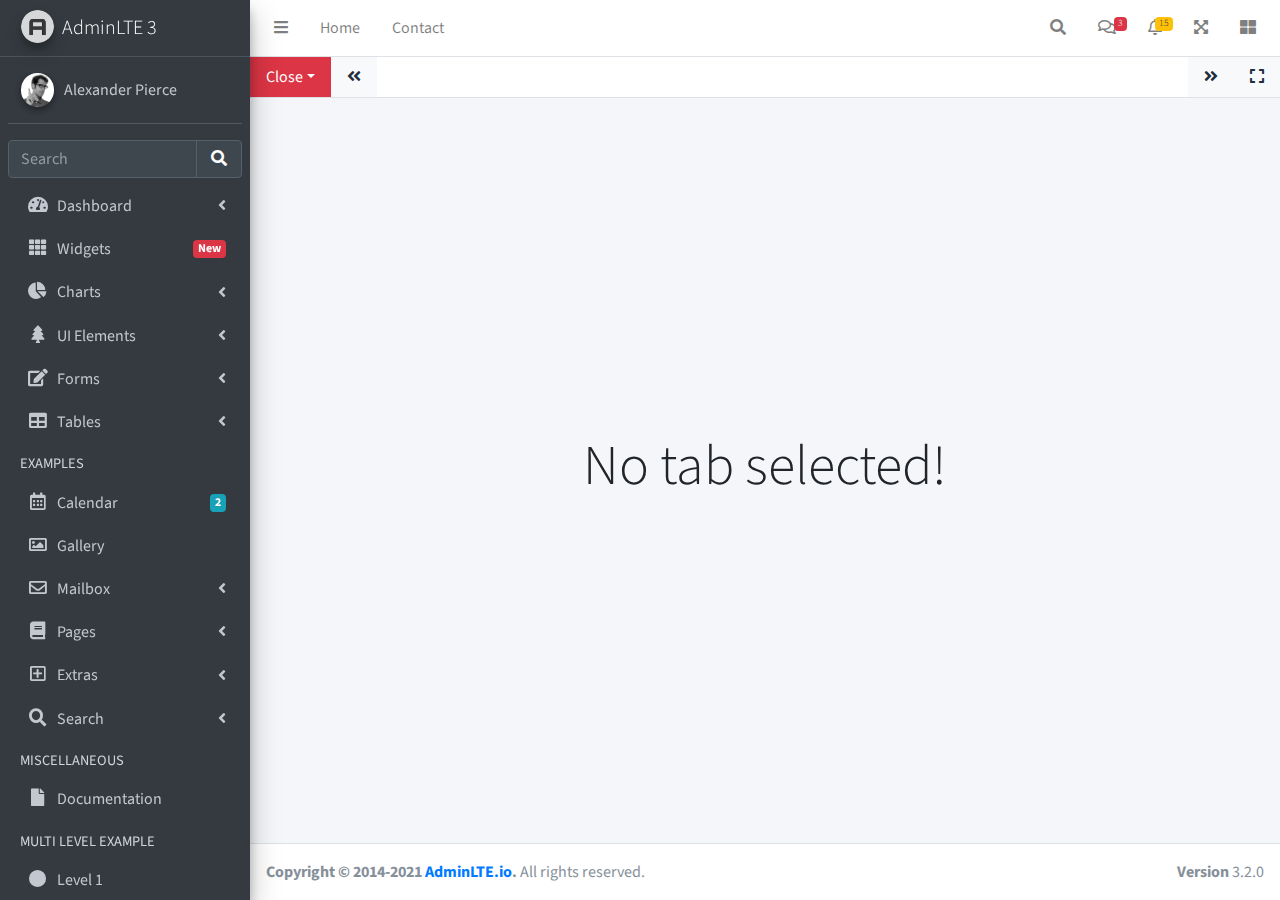
<file: www/main/iframe.html>
<!DOCTYPE html>
<html lang="en">
<head>
  <meta charset="utf-8">
  <meta name="viewport" content="width=device-width, initial-scale=1">
  <title>AdminLTE 3 | Tabbed IFrames</title>

  <!-- Google Font: Source Sans Pro -->
  <link rel="stylesheet" href="https://fonts.googleapis.com/css?family=Source+Sans+Pro:300,400,400i,700&display=fallback">
  <!-- Font Awesome -->
  <link rel="stylesheet" href="plugins/fontawesome-free/css/all.min.css">
  <!-- Theme style -->
  <link rel="stylesheet" href="dist/css/adminlte.min.css">
  <!-- overlayScrollbars -->
  <link rel="stylesheet" href="plugins/overlayScrollbars/css/OverlayScrollbars.min.css">
</head>
<body class="hold-transition sidebar-mini layout-fixed" data-panel-auto-height-mode="height">
<div class="wrapper">

  <!-- Navbar -->
  <nav class="main-header navbar navbar-expand navbar-white navbar-light">
    <!-- Left navbar links -->
    <ul class="navbar-nav">
      <li class="nav-item">
        <a class="nav-link" data-widget="pushmenu" href="#" role="button"><i class="fas fa-bars"></i></a>
      </li>
      <li class="nav-item d-none d-sm-inline-block">
        <a href="index3.html" class="nav-link">Home</a>
      </li>
      <li class="nav-item d-none d-sm-inline-block">
        <a href="#" class="nav-link">Contact</a>
      </li>
    </ul>

    <!-- Right navbar links -->
    <ul class="navbar-nav ml-auto">
      <!-- Navbar Search -->
      <li class="nav-item">
        <a class="nav-link" data-widget="navbar-search" href="#" role="button">
          <i class="fas fa-search"></i>
        </a>
        <div class="navbar-search-block">
          <form class="form-inline">
            <div class="input-group input-group-sm">
              <input class="form-control form-control-navbar" type="search" placeholder="Search" aria-label="Search">
              <div class="input-group-append">
                <button class="btn btn-navbar" type="submit">
                  <i class="fas fa-search"></i>
                </button>
                <button class="btn btn-navbar" type="button" data-widget="navbar-search">
                  <i class="fas fa-times"></i>
                </button>
              </div>
            </div>
          </form>
        </div>
      </li>

      <!-- Messages Dropdown Menu -->
      <li class="nav-item dropdown">
        <a class="nav-link" data-toggle="dropdown" href="#">
          <i class="far fa-comments"></i>
          <span class="badge badge-danger navbar-badge">3</span>
        </a>
        <div class="dropdown-menu dropdown-menu-lg dropdown-menu-right">
          <a href="#" class="dropdown-item">
            <!-- Message Start -->
            <div class="media">
              <img src="dist/img/user1-128x128.jpg" alt="User Avatar" class="img-size-50 mr-3 img-circle">
              <div class="media-body">
                <h3 class="dropdown-item-title">
                  Brad Diesel
                  <span class="float-right text-sm text-danger"><i class="fas fa-star"></i></span>
                </h3>
                <p class="text-sm">Call me whenever you can...</p>
                <p class="text-sm text-muted"><i class="far fa-clock mr-1"></i> 4 Hours Ago</p>
              </div>
            </div>
            <!-- Message End -->
          </a>
          <div class="dropdown-divider"></div>
          <a href="#" class="dropdown-item">
            <!-- Message Start -->
            <div class="media">
              <img src="dist/img/user8-128x128.jpg" alt="User Avatar" class="img-size-50 img-circle mr-3">
              <div class="media-body">
                <h3 class="dropdown-item-title">
                  John Pierce
                  <span class="float-right text-sm text-muted"><i class="fas fa-star"></i></span>
                </h3>
                <p class="text-sm">I got your message bro</p>
                <p class="text-sm text-muted"><i class="far fa-clock mr-1"></i> 4 Hours Ago</p>
              </div>
            </div>
            <!-- Message End -->
          </a>
          <div class="dropdown-divider"></div>
          <a href="#" class="dropdown-item">
            <!-- Message Start -->
            <div class="media">
              <img src="dist/img/user3-128x128.jpg" alt="User Avatar" class="img-size-50 img-circle mr-3">
              <div class="media-body">
                <h3 class="dropdown-item-title">
                  Nora Silvester
                  <span class="float-right text-sm text-warning"><i class="fas fa-star"></i></span>
                </h3>
                <p class="text-sm">The subject goes here</p>
                <p class="text-sm text-muted"><i class="far fa-clock mr-1"></i> 4 Hours Ago</p>
              </div>
            </div>
            <!-- Message End -->
          </a>
          <div class="dropdown-divider"></div>
          <a href="#" class="dropdown-item dropdown-footer">See All Messages</a>
        </div>
      </li>
      <!-- Notifications Dropdown Menu -->
      <li class="nav-item dropdown">
        <a class="nav-link" data-toggle="dropdown" href="#">
          <i class="far fa-bell"></i>
          <span class="badge badge-warning navbar-badge">15</span>
        </a>
        <div class="dropdown-menu dropdown-menu-lg dropdown-menu-right">
          <span class="dropdown-item dropdown-header">15 Notifications</span>
          <div class="dropdown-divider"></div>
          <a href="#" class="dropdown-item">
            <i class="fas fa-envelope mr-2"></i> 4 new messages
            <span class="float-right text-muted text-sm">3 mins</span>
          </a>
          <div class="dropdown-divider"></div>
          <a href="#" class="dropdown-item">
            <i class="fas fa-users mr-2"></i> 8 friend requests
            <span class="float-right text-muted text-sm">12 hours</span>
          </a>
          <div class="dropdown-divider"></div>
          <a href="#" class="dropdown-item">
            <i class="fas fa-file mr-2"></i> 3 new reports
            <span class="float-right text-muted text-sm">2 days</span>
          </a>
          <div class="dropdown-divider"></div>
          <a href="#" class="dropdown-item dropdown-footer">See All Notifications</a>
        </div>
      </li>
      <li class="nav-item">
        <a class="nav-link" data-widget="fullscreen" href="#" role="button">
          <i class="fas fa-expand-arrows-alt"></i>
        </a>
      </li>
      <li class="nav-item">
        <a class="nav-link" data-widget="control-sidebar" data-slide="true" href="#" role="button">
          <i class="fas fa-th-large"></i>
        </a>
      </li>
    </ul>
  </nav>
  <!-- /.navbar -->

  <!-- Main Sidebar Container -->
  <aside class="main-sidebar sidebar-dark-primary elevation-4">
    <!-- Brand Logo -->
    <a href="index3.html" class="brand-link">
      <img src="dist/img/AdminLTELogo.png" alt="AdminLTE Logo" class="brand-image img-circle elevation-3" style="opacity: .8">
      <span class="brand-text font-weight-light">AdminLTE 3</span>
    </a>

    <!-- Sidebar -->
    <div class="sidebar">
      <!-- Sidebar user panel (optional) -->
      <div class="user-panel mt-3 pb-3 mb-3 d-flex">
        <div class="image">
          <img src="dist/img/user2-160x160.jpg" class="img-circle elevation-2" alt="User Image">
        </div>
        <div class="info">
          <a href="#" class="d-block">Alexander Pierce</a>
        </div>
      </div>

      <!-- SidebarSearch Form -->
      <div class="form-inline">
        <div class="input-group" data-widget="sidebar-search">
          <input class="form-control form-control-sidebar" type="search" placeholder="Search" aria-label="Search">
          <div class="input-group-append">
            <button class="btn btn-sidebar">
              <i class="fas fa-search fa-fw"></i>
            </button>
          </div>
        </div>
      </div>

      <!-- Sidebar Menu -->
      <nav class="mt-2">
        <ul class="nav nav-pills nav-sidebar flex-column" data-widget="treeview" role="menu" data-accordion="false">
          <!-- Add icons to the links using the .nav-icon class
               with font-awesome or any other icon font library -->
          <li class="nav-item">
            <a href="#" class="nav-link">
              <i class="nav-icon fas fa-tachometer-alt"></i>
              <p>
                Dashboard
                <i class="right fas fa-angle-left"></i>
              </p>
            </a>
            <ul class="nav nav-treeview">
              <li class="nav-item">
                <a href="./index.html" class="nav-link">
                  <i class="far fa-circle nav-icon"></i>
                  <p>Dashboard v1</p>
                </a>
              </li>
              <li class="nav-item">
                <a href="./index2.html" class="nav-link">
                  <i class="far fa-circle nav-icon"></i>
                  <p>Dashboard v2</p>
                </a>
              </li>
              <li class="nav-item">
                <a href="./index3.html" class="nav-link">
                  <i class="far fa-circle nav-icon"></i>
                  <p>Dashboard v3</p>
                </a>
              </li>
            </ul>
          </li>
          <li class="nav-item">
            <a href="pages/widgets.html" class="nav-link">
              <i class="nav-icon fas fa-th"></i>
              <p>
                Widgets
                <span class="right badge badge-danger">New</span>
              </p>
            </a>
          </li>
          <li class="nav-item">
            <a href="#" class="nav-link">
              <i class="nav-icon fas fa-chart-pie"></i>
              <p>
                Charts
                <i class="right fas fa-angle-left"></i>
              </p>
            </a>
            <ul class="nav nav-treeview">
              <li class="nav-item">
                <a href="pages/charts/chartjs.html" class="nav-link">
                  <i class="far fa-circle nav-icon"></i>
                  <p>ChartJS</p>
                </a>
              </li>
              <li class="nav-item">
                <a href="pages/charts/flot.html" class="nav-link">
                  <i class="far fa-circle nav-icon"></i>
                  <p>Flot</p>
                </a>
              </li>
              <li class="nav-item">
                <a href="pages/charts/inline.html" class="nav-link">
                  <i class="far fa-circle nav-icon"></i>
                  <p>Inline</p>
                </a>
              </li>
            </ul>
          </li>
          <li class="nav-item">
            <a href="#" class="nav-link">
              <i class="nav-icon fas fa-tree"></i>
              <p>
                UI Elements
                <i class="fas fa-angle-left right"></i>
              </p>
            </a>
            <ul class="nav nav-treeview">
              <li class="nav-item">
                <a href="pages/UI/general.html" class="nav-link">
                  <i class="far fa-circle nav-icon"></i>
                  <p>General</p>
                </a>
              </li>
              <li class="nav-item">
                <a href="pages/UI/icons.html" class="nav-link">
                  <i class="far fa-circle nav-icon"></i>
                  <p>Icons</p>
                </a>
              </li>
              <li class="nav-item">
                <a href="pages/UI/buttons.html" class="nav-link">
                  <i class="far fa-circle nav-icon"></i>
                  <p>Buttons</p>
                </a>
              </li>
              <li class="nav-item">
                <a href="pages/UI/sliders.html" class="nav-link">
                  <i class="far fa-circle nav-icon"></i>
                  <p>Sliders</p>
                </a>
              </li>
              <li class="nav-item">
                <a href="pages/UI/modals.html" class="nav-link">
                  <i class="far fa-circle nav-icon"></i>
                  <p>Modals & Alerts</p>
                </a>
              </li>
              <li class="nav-item">
                <a href="pages/UI/navbar.html" class="nav-link">
                  <i class="far fa-circle nav-icon"></i>
                  <p>Navbar & Tabs</p>
                </a>
              </li>
              <li class="nav-item">
                <a href="pages/UI/timeline.html" class="nav-link">
                  <i class="far fa-circle nav-icon"></i>
                  <p>Timeline</p>
                </a>
              </li>
              <li class="nav-item">
                <a href="pages/UI/ribbons.html" class="nav-link">
                  <i class="far fa-circle nav-icon"></i>
                  <p>Ribbons</p>
                </a>
              </li>
            </ul>
          </li>
          <li class="nav-item">
            <a href="#" class="nav-link">
              <i class="nav-icon fas fa-edit"></i>
              <p>
                Forms
                <i class="fas fa-angle-left right"></i>
              </p>
            </a>
            <ul class="nav nav-treeview">
              <li class="nav-item">
                <a href="pages/forms/general.html" class="nav-link">
                  <i class="far fa-circle nav-icon"></i>
                  <p>General Elements</p>
                </a>
              </li>
              <li class="nav-item">
                <a href="pages/forms/advanced.html" class="nav-link">
                  <i class="far fa-circle nav-icon"></i>
                  <p>Advanced Elements</p>
                </a>
              </li>
              <li class="nav-item">
                <a href="pages/forms/editors.html" class="nav-link">
                  <i class="far fa-circle nav-icon"></i>
                  <p>Editors</p>
                </a>
              </li>
              <li class="nav-item">
                <a href="pages/forms/validation.html" class="nav-link">
                  <i class="far fa-circle nav-icon"></i>
                  <p>Validation</p>
                </a>
              </li>
            </ul>
          </li>
          <li class="nav-item">
            <a href="#" class="nav-link">
              <i class="nav-icon fas fa-table"></i>
              <p>
                Tables
                <i class="fas fa-angle-left right"></i>
              </p>
            </a>
            <ul class="nav nav-treeview">
              <li class="nav-item">
                <a href="pages/tables/simple.html" class="nav-link">
                  <i class="far fa-circle nav-icon"></i>
                  <p>Simple Tables</p>
                </a>
              </li>
              <li class="nav-item">
                <a href="pages/tables/data.html" class="nav-link">
                  <i class="far fa-circle nav-icon"></i>
                  <p>DataTables</p>
                </a>
              </li>
              <li class="nav-item">
                <a href="pages/tables/jsgrid.html" class="nav-link">
                  <i class="far fa-circle nav-icon"></i>
                  <p>jsGrid</p>
                </a>
              </li>
            </ul>
          </li>
          <li class="nav-header">EXAMPLES</li>
          <li class="nav-item">
            <a href="pages/calendar.html" class="nav-link">
              <i class="nav-icon far fa-calendar-alt"></i>
              <p>
                Calendar
                <span class="badge badge-info right">2</span>
              </p>
            </a>
          </li>
          <li class="nav-item">
            <a href="pages/gallery.html" class="nav-link">
              <i class="nav-icon far fa-image"></i>
              <p>
                Gallery
              </p>
            </a>
          </li>
          <li class="nav-item">
            <a href="#" class="nav-link">
              <i class="nav-icon far fa-envelope"></i>
              <p>
                Mailbox
                <i class="fas fa-angle-left right"></i>
              </p>
            </a>
            <ul class="nav nav-treeview">
              <li class="nav-item">
                <a href="pages/mailbox/mailbox.html" class="nav-link">
                  <i class="far fa-circle nav-icon"></i>
                  <p>Inbox</p>
                </a>
              </li>
              <li class="nav-item">
                <a href="pages/mailbox/compose.html" class="nav-link">
                  <i class="far fa-circle nav-icon"></i>
                  <p>Compose</p>
                </a>
              </li>
              <li class="nav-item">
                <a href="pages/mailbox/read-mail.html" class="nav-link">
                  <i class="far fa-circle nav-icon"></i>
                  <p>Read</p>
                </a>
              </li>
            </ul>
          </li>
          <li class="nav-item">
            <a href="#" class="nav-link">
              <i class="nav-icon fas fa-book"></i>
              <p>
                Pages
                <i class="fas fa-angle-left right"></i>
              </p>
            </a>
            <ul class="nav nav-treeview">
              <li class="nav-item">
                <a href="pages/examples/invoice.html" class="nav-link">
                  <i class="far fa-circle nav-icon"></i>
                  <p>Invoice</p>
                </a>
              </li>
              <li class="nav-item">
                <a href="pages/examples/profile.html" class="nav-link">
                  <i class="far fa-circle nav-icon"></i>
                  <p>Profile</p>
                </a>
              </li>
              <li class="nav-item">
                <a href="pages/examples/e-commerce.html" class="nav-link">
                  <i class="far fa-circle nav-icon"></i>
                  <p>E-commerce</p>
                </a>
              </li>
              <li class="nav-item">
                <a href="pages/examples/projects.html" class="nav-link">
                  <i class="far fa-circle nav-icon"></i>
                  <p>Projects</p>
                </a>
              </li>
              <li class="nav-item">
                <a href="pages/examples/project-add.html" class="nav-link">
                  <i class="far fa-circle nav-icon"></i>
                  <p>Project Add</p>
                </a>
              </li>
              <li class="nav-item">
                <a href="pages/examples/project-edit.html" class="nav-link">
                  <i class="far fa-circle nav-icon"></i>
                  <p>Project Edit</p>
                </a>
              </li>
              <li class="nav-item">
                <a href="pages/examples/project-detail.html" class="nav-link">
                  <i class="far fa-circle nav-icon"></i>
                  <p>Project Detail</p>
                </a>
              </li>
              <li class="nav-item">
                <a href="pages/examples/contacts.html" class="nav-link">
                  <i class="far fa-circle nav-icon"></i>
                  <p>Contacts</p>
                </a>
              </li>
              <li class="nav-item">
                <a href="pages/examples/faq.html" class="nav-link">
                  <i class="far fa-circle nav-icon"></i>
                  <p>FAQ</p>
                </a>
              </li>
              <li class="nav-item">
                <a href="pages/examples/contact-us.html" class="nav-link">
                  <i class="far fa-circle nav-icon"></i>
                  <p>Contact us</p>
                </a>
              </li>
            </ul>
          </li>
          <li class="nav-item">
            <a href="#" class="nav-link">
              <i class="nav-icon far fa-plus-square"></i>
              <p>
                Extras
                <i class="fas fa-angle-left right"></i>
              </p>
            </a>
            <ul class="nav nav-treeview">
              <li class="nav-item">
                <a href="#" class="nav-link">
                  <i class="far fa-circle nav-icon"></i>
                  <p>
                    Login & Register v1
                    <i class="fas fa-angle-left right"></i>
                  </p>
                </a>
                <ul class="nav nav-treeview">
                  <li class="nav-item">
                    <a href="pages/examples/login.html" class="nav-link">
                      <i class="far fa-circle nav-icon"></i>
                      <p>Login v1</p>
                    </a>
                  </li>
                  <li class="nav-item">
                    <a href="pages/examples/register.html" class="nav-link">
                      <i class="far fa-circle nav-icon"></i>
                      <p>Register v1</p>
                    </a>
                  </li>
                  <li class="nav-item">
                    <a href="pages/examples/forgot-password.html" class="nav-link">
                      <i class="far fa-circle nav-icon"></i>
                      <p>Forgot Password v1</p>
                    </a>
                  </li>
                  <li class="nav-item">
                    <a href="pages/examples/recover-password.html" class="nav-link">
                      <i class="far fa-circle nav-icon"></i>
                      <p>Recover Password v1</p>
                    </a>
                  </li>
                </ul>
              </li>
              <li class="nav-item">
                <a href="#" class="nav-link">
                  <i class="far fa-circle nav-icon"></i>
                  <p>
                    Login & Register v2
                    <i class="fas fa-angle-left right"></i>
                  </p>
                </a>
                <ul class="nav nav-treeview">
                  <li class="nav-item">
                    <a href="pages/examples/login-v2.html" class="nav-link">
                      <i class="far fa-circle nav-icon"></i>
                      <p>Login v2</p>
                    </a>
                  </li>
                  <li class="nav-item">
                    <a href="pages/examples/register-v2.html" class="nav-link">
                      <i class="far fa-circle nav-icon"></i>
                      <p>Register v2</p>
                    </a>
                  </li>
                  <li class="nav-item">
                    <a href="pages/examples/forgot-password-v2.html" class="nav-link">
                      <i class="far fa-circle nav-icon"></i>
                      <p>Forgot Password v2</p>
                    </a>
                  </li>
                  <li class="nav-item">
                    <a href="pages/examples/recover-password-v2.html" class="nav-link">
                      <i class="far fa-circle nav-icon"></i>
                      <p>Recover Password v2</p>
                    </a>
                  </li>
                </ul>
              </li>
              <li class="nav-item">
                <a href="pages/examples/lockscreen.html" class="nav-link">
                  <i class="far fa-circle nav-icon"></i>
                  <p>Lockscreen</p>
                </a>
              </li>
              <li class="nav-item">
                <a href="pages/examples/legacy-user-menu.html" class="nav-link">
                  <i class="far fa-circle nav-icon"></i>
                  <p>Legacy User Menu</p>
                </a>
              </li>
              <li class="nav-item">
                <a href="pages/examples/language-menu.html" class="nav-link">
                  <i class="far fa-circle nav-icon"></i>
                  <p>Language Menu</p>
                </a>
              </li>
              <li class="nav-item">
                <a href="pages/examples/404.html" class="nav-link">
                  <i class="far fa-circle nav-icon"></i>
                  <p>Error 404</p>
                </a>
              </li>
              <li class="nav-item">
                <a href="pages/examples/500.html" class="nav-link">
                  <i class="far fa-circle nav-icon"></i>
                  <p>Error 500</p>
                </a>
              </li>
              <li class="nav-item">
                <a href="pages/examples/pace.html" class="nav-link">
                  <i class="far fa-circle nav-icon"></i>
                  <p>Pace</p>
                </a>
              </li>
              <li class="nav-item">
                <a href="pages/examples/blank.html" class="nav-link">
                  <i class="far fa-circle nav-icon"></i>
                  <p>Blank Page</p>
                </a>
              </li>
              <li class="nav-item">
                <a href="starter.html" class="nav-link">
                  <i class="far fa-circle nav-icon"></i>
                  <p>Starter Page</p>
                </a>
              </li>
            </ul>
          </li>
          <li class="nav-item">
            <a href="#" class="nav-link">
              <i class="nav-icon fas fa-search"></i>
              <p>
                Search
                <i class="fas fa-angle-left right"></i>
              </p>
            </a>
            <ul class="nav nav-treeview">
              <li class="nav-item">
                <a href="pages/search/simple.html" class="nav-link">
                  <i class="far fa-circle nav-icon"></i>
                  <p>Simple Search</p>
                </a>
              </li>
              <li class="nav-item">
                <a href="pages/search/enhanced.html" class="nav-link">
                  <i class="far fa-circle nav-icon"></i>
                  <p>Enhanced</p>
                </a>
              </li>
            </ul>
          </li>
          <li class="nav-header">MISCELLANEOUS</li>
          <li class="nav-item">
            <a href="https://adminlte.io/docs/3.1/" class="nav-link">
              <i class="nav-icon fas fa-file"></i>
              <p>Documentation</p>
            </a>
          </li>
          <li class="nav-header">MULTI LEVEL EXAMPLE</li>
          <li class="nav-item">
            <a href="#" class="nav-link">
              <i class="fas fa-circle nav-icon"></i>
              <p>Level 1</p>
            </a>
          </li>
          <li class="nav-item">
            <a href="#" class="nav-link">
              <i class="nav-icon fas fa-circle"></i>
              <p>
                Level 1
                <i class="right fas fa-angle-left"></i>
              </p>
            </a>
            <ul class="nav nav-treeview">
              <li class="nav-item">
                <a href="#" class="nav-link">
                  <i class="far fa-circle nav-icon"></i>
                  <p>Level 2</p>
                </a>
              </li>
              <li class="nav-item">
                <a href="#" class="nav-link">
                  <i class="far fa-circle nav-icon"></i>
                  <p>
                    Level 2
                    <i class="right fas fa-angle-left"></i>
                  </p>
                </a>
                <ul class="nav nav-treeview">
                  <li class="nav-item">
                    <a href="#" class="nav-link">
                      <i class="far fa-dot-circle nav-icon"></i>
                      <p>Level 3</p>
                    </a>
                  </li>
                  <li class="nav-item">
                    <a href="#" class="nav-link">
                      <i class="far fa-dot-circle nav-icon"></i>
                      <p>Level 3</p>
                    </a>
                  </li>
                  <li class="nav-item">
                    <a href="#" class="nav-link">
                      <i class="far fa-dot-circle nav-icon"></i>
                      <p>Level 3</p>
                    </a>
                  </li>
                </ul>
              </li>
              <li class="nav-item">
                <a href="#" class="nav-link">
                  <i class="far fa-circle nav-icon"></i>
                  <p>Level 2</p>
                </a>
              </li>
            </ul>
          </li>
          <li class="nav-item">
            <a href="#" class="nav-link">
              <i class="fas fa-circle nav-icon"></i>
              <p>Level 1</p>
            </a>
          </li>
          <li class="nav-header">LABELS</li>
          <li class="nav-item">
            <a href="#" class="nav-link">
              <i class="nav-icon far fa-circle text-danger"></i>
              <p class="text">Important</p>
            </a>
          </li>
          <li class="nav-item">
            <a href="#" class="nav-link">
              <i class="nav-icon far fa-circle text-warning"></i>
              <p>Warning</p>
            </a>
          </li>
          <li class="nav-item">
            <a href="#" class="nav-link">
              <i class="nav-icon far fa-circle text-info"></i>
              <p>Informational</p>
            </a>
          </li>
        </ul>
      </nav>
      <!-- /.sidebar-menu -->
    </div>
    <!-- /.sidebar -->
  </aside>

  <!-- Content Wrapper. Contains page content -->
  <div class="content-wrapper iframe-mode" data-widget="iframe" data-loading-screen="750">
    <div class="nav navbar navbar-expand navbar-white navbar-light border-bottom p-0">
      <div class="nav-item dropdown">
        <a class="nav-link bg-danger dropdown-toggle" data-toggle="dropdown" href="#" role="button" aria-haspopup="true" aria-expanded="false">Close</a>
        <div class="dropdown-menu mt-0">
          <a class="dropdown-item" href="#" data-widget="iframe-close" data-type="all">Close All</a>
          <a class="dropdown-item" href="#" data-widget="iframe-close" data-type="all-other">Close All Other</a>
        </div>
      </div>
      <a class="nav-link bg-light" href="#" data-widget="iframe-scrollleft"><i class="fas fa-angle-double-left"></i></a>
      <ul class="navbar-nav overflow-hidden" role="tablist"></ul>
      <a class="nav-link bg-light" href="#" data-widget="iframe-scrollright"><i class="fas fa-angle-double-right"></i></a>
      <a class="nav-link bg-light" href="#" data-widget="iframe-fullscreen"><i class="fas fa-expand"></i></a>
    </div>
    <div class="tab-content">
      <div class="tab-empty">
        <h2 class="display-4">No tab selected!</h2>
      </div>
      <div class="tab-loading">
        <div>
          <h2 class="display-4">Tab is loading <i class="fa fa-sync fa-spin"></i></h2>
        </div>
      </div>
    </div>
  </div>
  <!-- /.content-wrapper -->
  <footer class="main-footer">
    <strong>Copyright &copy; 2014-2021 <a href="https://adminlte.io">AdminLTE.io</a>.</strong>
    All rights reserved.
    <div class="float-right d-none d-sm-inline-block">
      <b>Version</b> 3.2.0
    </div>
  </footer>

  <!-- Control Sidebar -->
  <aside class="control-sidebar control-sidebar-dark">
    <!-- Control sidebar content goes here -->
  </aside>
  <!-- /.control-sidebar -->
</div>
<!-- ./wrapper -->

<!-- jQuery -->
<script src="plugins/jquery/jquery.min.js"></script>
<!-- jQuery UI 1.11.4 -->
<script src="plugins/jquery-ui/jquery-ui.min.js"></script>
<!-- Resolve conflict in jQuery UI tooltip with Bootstrap tooltip -->
<script>
  $.widget.bridge('uibutton', $.ui.button)
</script>
<!-- Bootstrap 4 -->
<script src="plugins/bootstrap/js/bootstrap.bundle.min.js"></script>
<!-- overlayScrollbars -->
<script src="plugins/overlayScrollbars/js/jquery.overlayScrollbars.min.js"></script>
<!-- AdminLTE App -->
<script src="dist/js/adminlte.js"></script>
<!-- AdminLTE for demo purposes -->
<script src="dist/js/demo.js"></script>
</body>
</html>
</file>
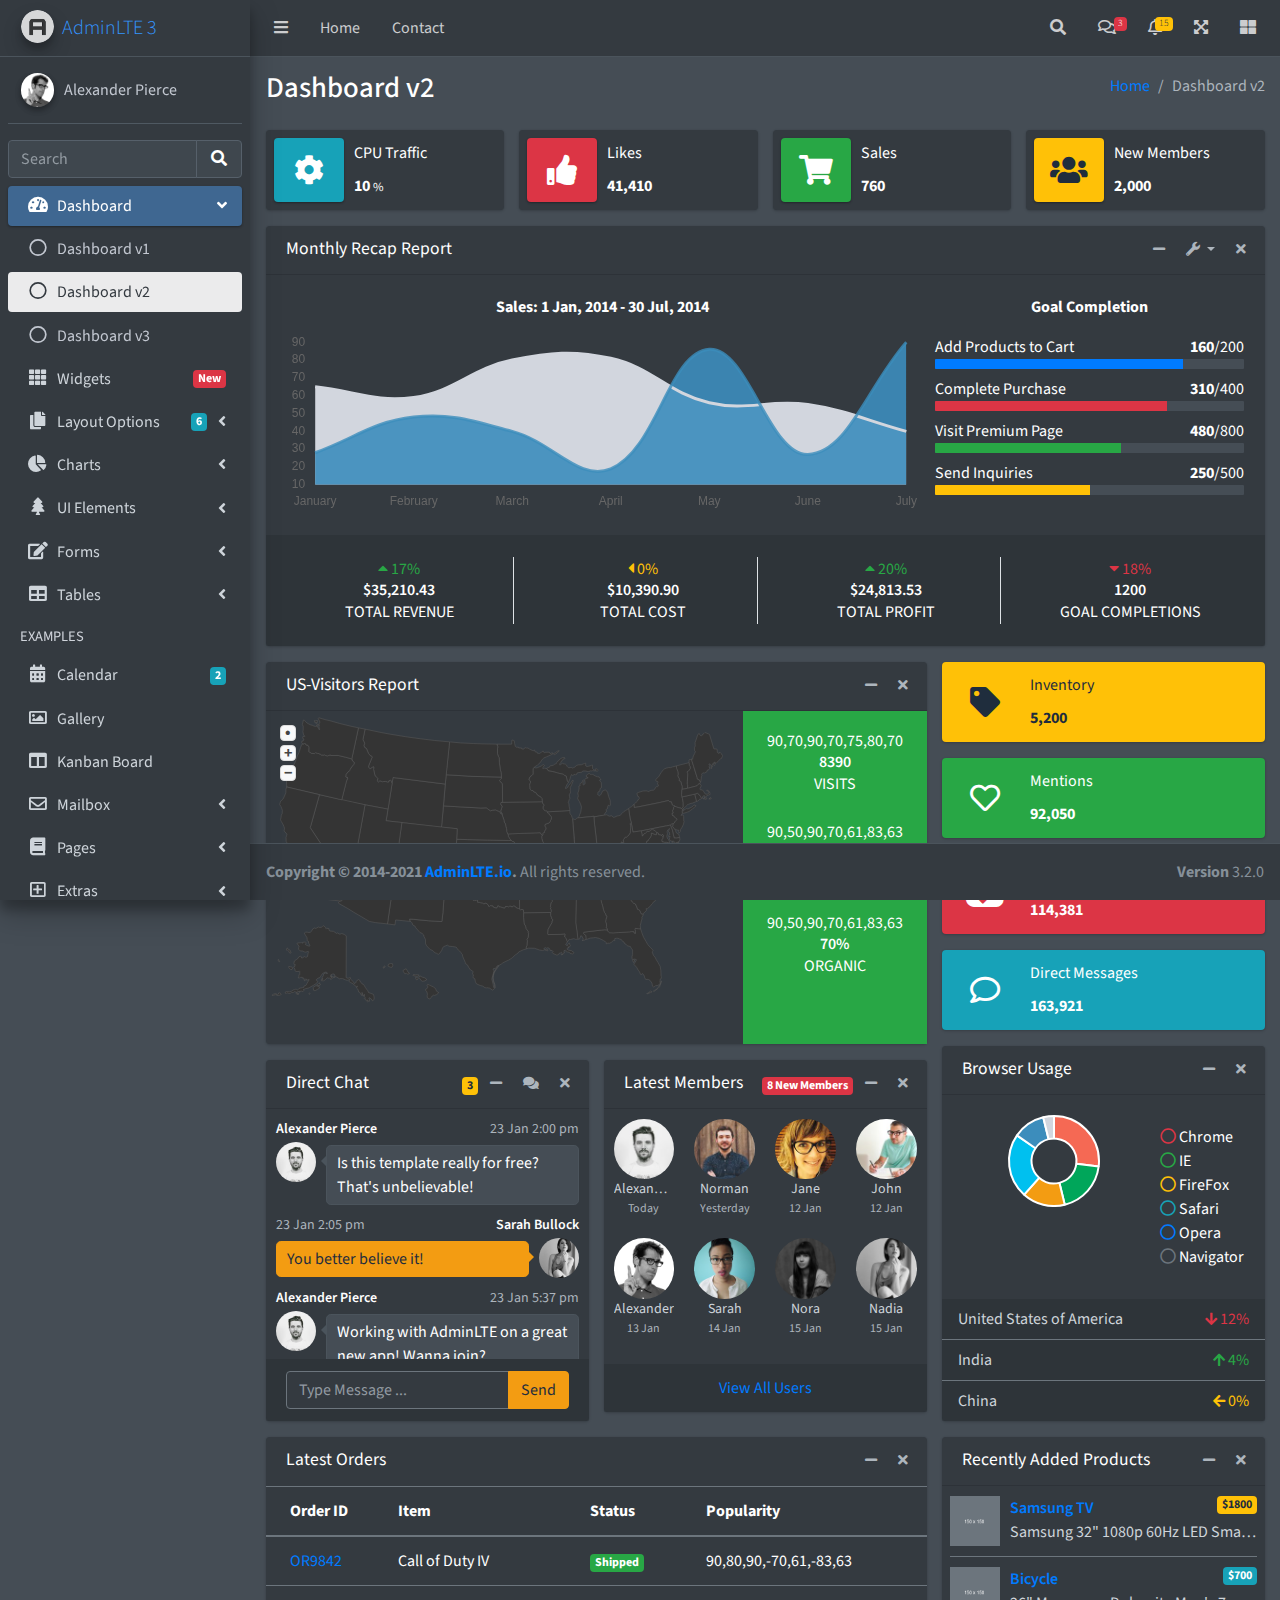
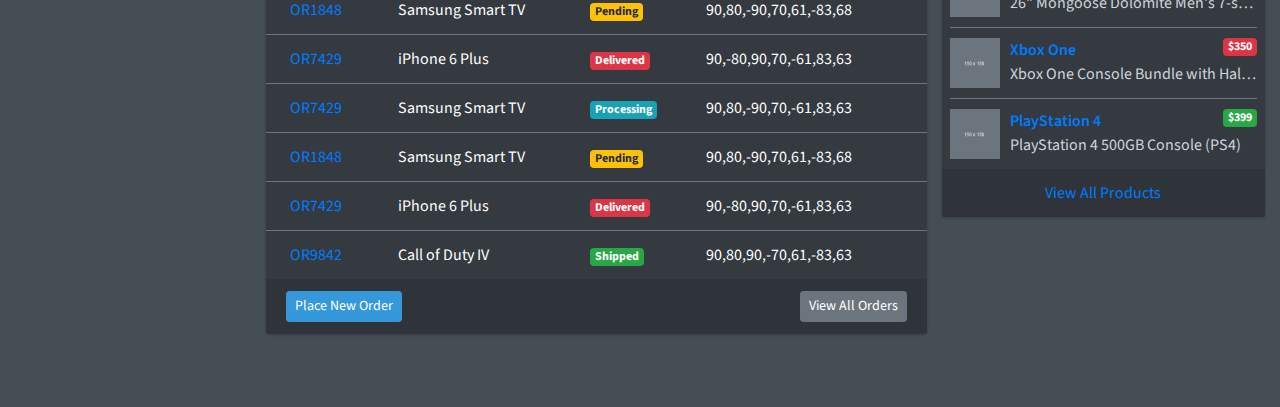
<file: www/main/index2.html>
<!DOCTYPE html>
<html lang="en">
<head>
  <meta charset="utf-8">
  <meta name="viewport" content="width=device-width, initial-scale=1">
  <title>AdminLTE 3 | Dashboard 2</title>

  <!-- Google Font: Source Sans Pro -->
  <link rel="stylesheet" href="https://fonts.googleapis.com/css?family=Source+Sans+Pro:300,400,400i,700&display=fallback">
  <!-- Font Awesome Icons -->
  <link rel="stylesheet" href="plugins/fontawesome-free/css/all.min.css">
  <!-- overlayScrollbars -->
  <link rel="stylesheet" href="plugins/overlayScrollbars/css/OverlayScrollbars.min.css">
  <!-- Theme style -->
  <link rel="stylesheet" href="dist/css/adminlte.min.css">
</head>
<body class="hold-transition dark-mode sidebar-mini layout-fixed layout-navbar-fixed layout-footer-fixed">
<div class="wrapper">

  <!-- Preloader -->
  <div class="preloader flex-column justify-content-center align-items-center">
    <img class="animation__wobble" src="dist/img/AdminLTELogo.png" alt="AdminLTELogo" height="60" width="60">
  </div>

  <!-- Navbar -->
  <nav class="main-header navbar navbar-expand navbar-dark">
    <!-- Left navbar links -->
    <ul class="navbar-nav">
      <li class="nav-item">
        <a class="nav-link" data-widget="pushmenu" href="#" role="button"><i class="fas fa-bars"></i></a>
      </li>
      <li class="nav-item d-none d-sm-inline-block">
        <a href="index3.html" class="nav-link">Home</a>
      </li>
      <li class="nav-item d-none d-sm-inline-block">
        <a href="#" class="nav-link">Contact</a>
      </li>
    </ul>

    <!-- Right navbar links -->
    <ul class="navbar-nav ml-auto">
      <!-- Navbar Search -->
      <li class="nav-item">
        <a class="nav-link" data-widget="navbar-search" href="#" role="button">
          <i class="fas fa-search"></i>
        </a>
        <div class="navbar-search-block">
          <form class="form-inline">
            <div class="input-group input-group-sm">
              <input class="form-control form-control-navbar" type="search" placeholder="Search" aria-label="Search">
              <div class="input-group-append">
                <button class="btn btn-navbar" type="submit">
                  <i class="fas fa-search"></i>
                </button>
                <button class="btn btn-navbar" type="button" data-widget="navbar-search">
                  <i class="fas fa-times"></i>
                </button>
              </div>
            </div>
          </form>
        </div>
      </li>

      <!-- Messages Dropdown Menu -->
      <li class="nav-item dropdown">
        <a class="nav-link" data-toggle="dropdown" href="#">
          <i class="far fa-comments"></i>
          <span class="badge badge-danger navbar-badge">3</span>
        </a>
        <div class="dropdown-menu dropdown-menu-lg dropdown-menu-right">
          <a href="#" class="dropdown-item">
            <!-- Message Start -->
            <div class="media">
              <img src="dist/img/user1-128x128.jpg" alt="User Avatar" class="img-size-50 mr-3 img-circle">
              <div class="media-body">
                <h3 class="dropdown-item-title">
                  Brad Diesel
                  <span class="float-right text-sm text-danger"><i class="fas fa-star"></i></span>
                </h3>
                <p class="text-sm">Call me whenever you can...</p>
                <p class="text-sm text-muted"><i class="far fa-clock mr-1"></i> 4 Hours Ago</p>
              </div>
            </div>
            <!-- Message End -->
          </a>
          <div class="dropdown-divider"></div>
          <a href="#" class="dropdown-item">
            <!-- Message Start -->
            <div class="media">
              <img src="dist/img/user8-128x128.jpg" alt="User Avatar" class="img-size-50 img-circle mr-3">
              <div class="media-body">
                <h3 class="dropdown-item-title">
                  John Pierce
                  <span class="float-right text-sm text-muted"><i class="fas fa-star"></i></span>
                </h3>
                <p class="text-sm">I got your message bro</p>
                <p class="text-sm text-muted"><i class="far fa-clock mr-1"></i> 4 Hours Ago</p>
              </div>
            </div>
            <!-- Message End -->
          </a>
          <div class="dropdown-divider"></div>
          <a href="#" class="dropdown-item">
            <!-- Message Start -->
            <div class="media">
              <img src="dist/img/user3-128x128.jpg" alt="User Avatar" class="img-size-50 img-circle mr-3">
              <div class="media-body">
                <h3 class="dropdown-item-title">
                  Nora Silvester
                  <span class="float-right text-sm text-warning"><i class="fas fa-star"></i></span>
                </h3>
                <p class="text-sm">The subject goes here</p>
                <p class="text-sm text-muted"><i class="far fa-clock mr-1"></i> 4 Hours Ago</p>
              </div>
            </div>
            <!-- Message End -->
          </a>
          <div class="dropdown-divider"></div>
          <a href="#" class="dropdown-item dropdown-footer">See All Messages</a>
        </div>
      </li>
      <!-- Notifications Dropdown Menu -->
      <li class="nav-item dropdown">
        <a class="nav-link" data-toggle="dropdown" href="#">
          <i class="far fa-bell"></i>
          <span class="badge badge-warning navbar-badge">15</span>
        </a>
        <div class="dropdown-menu dropdown-menu-lg dropdown-menu-right">
          <span class="dropdown-item dropdown-header">15 Notifications</span>
          <div class="dropdown-divider"></div>
          <a href="#" class="dropdown-item">
            <i class="fas fa-envelope mr-2"></i> 4 new messages
            <span class="float-right text-muted text-sm">3 mins</span>
          </a>
          <div class="dropdown-divider"></div>
          <a href="#" class="dropdown-item">
            <i class="fas fa-users mr-2"></i> 8 friend requests
            <span class="float-right text-muted text-sm">12 hours</span>
          </a>
          <div class="dropdown-divider"></div>
          <a href="#" class="dropdown-item">
            <i class="fas fa-file mr-2"></i> 3 new reports
            <span class="float-right text-muted text-sm">2 days</span>
          </a>
          <div class="dropdown-divider"></div>
          <a href="#" class="dropdown-item dropdown-footer">See All Notifications</a>
        </div>
      </li>
      <li class="nav-item">
        <a class="nav-link" data-widget="fullscreen" href="#" role="button">
          <i class="fas fa-expand-arrows-alt"></i>
        </a>
      </li>
      <li class="nav-item">
        <a class="nav-link" data-widget="control-sidebar" data-slide="true" href="#" role="button">
          <i class="fas fa-th-large"></i>
        </a>
      </li>
    </ul>
  </nav>
  <!-- /.navbar -->

  <!-- Main Sidebar Container -->
  <aside class="main-sidebar sidebar-dark-primary elevation-4">
    <!-- Brand Logo -->
    <a href="index3.html" class="brand-link">
      <img src="dist/img/AdminLTELogo.png" alt="AdminLTE Logo" class="brand-image img-circle elevation-3" style="opacity: .8">
      <span class="brand-text font-weight-light">AdminLTE 3</span>
    </a>

    <!-- Sidebar -->
    <div class="sidebar">
      <!-- Sidebar user panel (optional) -->
      <div class="user-panel mt-3 pb-3 mb-3 d-flex">
        <div class="image">
          <img src="dist/img/user2-160x160.jpg" class="img-circle elevation-2" alt="User Image">
        </div>
        <div class="info">
          <a href="#" class="d-block">Alexander Pierce</a>
        </div>
      </div>

      <!-- SidebarSearch Form -->
      <div class="form-inline">
        <div class="input-group" data-widget="sidebar-search">
          <input class="form-control form-control-sidebar" type="search" placeholder="Search" aria-label="Search">
          <div class="input-group-append">
            <button class="btn btn-sidebar">
              <i class="fas fa-search fa-fw"></i>
            </button>
          </div>
        </div>
      </div>

      <!-- Sidebar Menu -->
      <nav class="mt-2">
        <ul class="nav nav-pills nav-sidebar flex-column" data-widget="treeview" role="menu" data-accordion="false">
          <!-- Add icons to the links using the .nav-icon class
               with font-awesome or any other icon font library -->
          <li class="nav-item menu-open">
            <a href="#" class="nav-link active">
              <i class="nav-icon fas fa-tachometer-alt"></i>
              <p>
                Dashboard
                <i class="right fas fa-angle-left"></i>
              </p>
            </a>
            <ul class="nav nav-treeview">
              <li class="nav-item">
                <a href="./index.html" class="nav-link">
                  <i class="far fa-circle nav-icon"></i>
                  <p>Dashboard v1</p>
                </a>
              </li>
              <li class="nav-item">
                <a href="./index2.html" class="nav-link active">
                  <i class="far fa-circle nav-icon"></i>
                  <p>Dashboard v2</p>
                </a>
              </li>
              <li class="nav-item">
                <a href="./index3.html" class="nav-link">
                  <i class="far fa-circle nav-icon"></i>
                  <p>Dashboard v3</p>
                </a>
              </li>
            </ul>
          </li>
          <li class="nav-item">
            <a href="pages/widgets.html" class="nav-link">
              <i class="nav-icon fas fa-th"></i>
              <p>
                Widgets
                <span class="right badge badge-danger">New</span>
              </p>
            </a>
          </li>
          <li class="nav-item">
            <a href="#" class="nav-link">
              <i class="nav-icon fas fa-copy"></i>
              <p>
                Layout Options
                <i class="fas fa-angle-left right"></i>
                <span class="badge badge-info right">6</span>
              </p>
            </a>
            <ul class="nav nav-treeview">
              <li class="nav-item">
                <a href="pages/layout/top-nav.html" class="nav-link">
                  <i class="far fa-circle nav-icon"></i>
                  <p>Top Navigation</p>
                </a>
              </li>
              <li class="nav-item">
                <a href="pages/layout/top-nav-sidebar.html" class="nav-link">
                  <i class="far fa-circle nav-icon"></i>
                  <p>Top Navigation + Sidebar</p>
                </a>
              </li>
              <li class="nav-item">
                <a href="pages/layout/boxed.html" class="nav-link">
                  <i class="far fa-circle nav-icon"></i>
                  <p>Boxed</p>
                </a>
              </li>
              <li class="nav-item">
                <a href="pages/layout/fixed-sidebar.html" class="nav-link">
                  <i class="far fa-circle nav-icon"></i>
                  <p>Fixed Sidebar</p>
                </a>
              </li>
              <li class="nav-item">
                <a href="pages/layout/fixed-sidebar-custom.html" class="nav-link">
                  <i class="far fa-circle nav-icon"></i>
                  <p>Fixed Sidebar <small>+ Custom Area</small></p>
                </a>
              </li>
              <li class="nav-item">
                <a href="pages/layout/fixed-topnav.html" class="nav-link">
                  <i class="far fa-circle nav-icon"></i>
                  <p>Fixed Navbar</p>
                </a>
              </li>
              <li class="nav-item">
                <a href="pages/layout/fixed-footer.html" class="nav-link">
                  <i class="far fa-circle nav-icon"></i>
                  <p>Fixed Footer</p>
                </a>
              </li>
              <li class="nav-item">
                <a href="pages/layout/collapsed-sidebar.html" class="nav-link">
                  <i class="far fa-circle nav-icon"></i>
                  <p>Collapsed Sidebar</p>
                </a>
              </li>
            </ul>
          </li>
          <li class="nav-item">
            <a href="#" class="nav-link">
              <i class="nav-icon fas fa-chart-pie"></i>
              <p>
                Charts
                <i class="right fas fa-angle-left"></i>
              </p>
            </a>
            <ul class="nav nav-treeview">
              <li class="nav-item">
                <a href="pages/charts/chartjs.html" class="nav-link">
                  <i class="far fa-circle nav-icon"></i>
                  <p>ChartJS</p>
                </a>
              </li>
              <li class="nav-item">
                <a href="pages/charts/flot.html" class="nav-link">
                  <i class="far fa-circle nav-icon"></i>
                  <p>Flot</p>
                </a>
              </li>
              <li class="nav-item">
                <a href="pages/charts/inline.html" class="nav-link">
                  <i class="far fa-circle nav-icon"></i>
                  <p>Inline</p>
                </a>
              </li>
              <li class="nav-item">
                <a href="pages/charts/uplot.html" class="nav-link">
                  <i class="far fa-circle nav-icon"></i>
                  <p>uPlot</p>
                </a>
              </li>
            </ul>
          </li>
          <li class="nav-item">
            <a href="#" class="nav-link">
              <i class="nav-icon fas fa-tree"></i>
              <p>
                UI Elements
                <i class="fas fa-angle-left right"></i>
              </p>
            </a>
            <ul class="nav nav-treeview">
              <li class="nav-item">
                <a href="pages/UI/general.html" class="nav-link">
                  <i class="far fa-circle nav-icon"></i>
                  <p>General</p>
                </a>
              </li>
              <li class="nav-item">
                <a href="pages/UI/icons.html" class="nav-link">
                  <i class="far fa-circle nav-icon"></i>
                  <p>Icons</p>
                </a>
              </li>
              <li class="nav-item">
                <a href="pages/UI/buttons.html" class="nav-link">
                  <i class="far fa-circle nav-icon"></i>
                  <p>Buttons</p>
                </a>
              </li>
              <li class="nav-item">
                <a href="pages/UI/sliders.html" class="nav-link">
                  <i class="far fa-circle nav-icon"></i>
                  <p>Sliders</p>
                </a>
              </li>
              <li class="nav-item">
                <a href="pages/UI/modals.html" class="nav-link">
                  <i class="far fa-circle nav-icon"></i>
                  <p>Modals & Alerts</p>
                </a>
              </li>
              <li class="nav-item">
                <a href="pages/UI/navbar.html" class="nav-link">
                  <i class="far fa-circle nav-icon"></i>
                  <p>Navbar & Tabs</p>
                </a>
              </li>
              <li class="nav-item">
                <a href="pages/UI/timeline.html" class="nav-link">
                  <i class="far fa-circle nav-icon"></i>
                  <p>Timeline</p>
                </a>
              </li>
              <li class="nav-item">
                <a href="pages/UI/ribbons.html" class="nav-link">
                  <i class="far fa-circle nav-icon"></i>
                  <p>Ribbons</p>
                </a>
              </li>
            </ul>
          </li>
          <li class="nav-item">
            <a href="#" class="nav-link">
              <i class="nav-icon fas fa-edit"></i>
              <p>
                Forms
                <i class="fas fa-angle-left right"></i>
              </p>
            </a>
            <ul class="nav nav-treeview">
              <li class="nav-item">
                <a href="pages/forms/general.html" class="nav-link">
                  <i class="far fa-circle nav-icon"></i>
                  <p>General Elements</p>
                </a>
              </li>
              <li class="nav-item">
                <a href="pages/forms/advanced.html" class="nav-link">
                  <i class="far fa-circle nav-icon"></i>
                  <p>Advanced Elements</p>
                </a>
              </li>
              <li class="nav-item">
                <a href="pages/forms/editors.html" class="nav-link">
                  <i class="far fa-circle nav-icon"></i>
                  <p>Editors</p>
                </a>
              </li>
              <li class="nav-item">
                <a href="pages/forms/validation.html" class="nav-link">
                  <i class="far fa-circle nav-icon"></i>
                  <p>Validation</p>
                </a>
              </li>
            </ul>
          </li>
          <li class="nav-item">
            <a href="#" class="nav-link">
              <i class="nav-icon fas fa-table"></i>
              <p>
                Tables
                <i class="fas fa-angle-left right"></i>
              </p>
            </a>
            <ul class="nav nav-treeview">
              <li class="nav-item">
                <a href="pages/tables/simple.html" class="nav-link">
                  <i class="far fa-circle nav-icon"></i>
                  <p>Simple Tables</p>
                </a>
              </li>
              <li class="nav-item">
                <a href="pages/tables/data.html" class="nav-link">
                  <i class="far fa-circle nav-icon"></i>
                  <p>DataTables</p>
                </a>
              </li>
              <li class="nav-item">
                <a href="pages/tables/jsgrid.html" class="nav-link">
                  <i class="far fa-circle nav-icon"></i>
                  <p>jsGrid</p>
                </a>
              </li>
            </ul>
          </li>
          <li class="nav-header">EXAMPLES</li>
          <li class="nav-item">
            <a href="pages/calendar.html" class="nav-link">
              <i class="nav-icon fas fa-calendar-alt"></i>
              <p>
                Calendar
                <span class="badge badge-info right">2</span>
              </p>
            </a>
          </li>
          <li class="nav-item">
            <a href="pages/gallery.html" class="nav-link">
              <i class="nav-icon far fa-image"></i>
              <p>
                Gallery
              </p>
            </a>
          </li>
          <li class="nav-item">
            <a href="pages/kanban.html" class="nav-link">
              <i class="nav-icon fas fa-columns"></i>
              <p>
                Kanban Board
              </p>
            </a>
          </li>
          <li class="nav-item">
            <a href="#" class="nav-link">
              <i class="nav-icon far fa-envelope"></i>
              <p>
                Mailbox
                <i class="fas fa-angle-left right"></i>
              </p>
            </a>
            <ul class="nav nav-treeview">
              <li class="nav-item">
                <a href="pages/mailbox/mailbox.html" class="nav-link">
                  <i class="far fa-circle nav-icon"></i>
                  <p>Inbox</p>
                </a>
              </li>
              <li class="nav-item">
                <a href="pages/mailbox/compose.html" class="nav-link">
                  <i class="far fa-circle nav-icon"></i>
                  <p>Compose</p>
                </a>
              </li>
              <li class="nav-item">
                <a href="pages/mailbox/read-mail.html" class="nav-link">
                  <i class="far fa-circle nav-icon"></i>
                  <p>Read</p>
                </a>
              </li>
            </ul>
          </li>
          <li class="nav-item">
            <a href="#" class="nav-link">
              <i class="nav-icon fas fa-book"></i>
              <p>
                Pages
                <i class="fas fa-angle-left right"></i>
              </p>
            </a>
            <ul class="nav nav-treeview">
              <li class="nav-item">
                <a href="pages/examples/invoice.html" class="nav-link">
                  <i class="far fa-circle nav-icon"></i>
                  <p>Invoice</p>
                </a>
              </li>
              <li class="nav-item">
                <a href="pages/examples/profile.html" class="nav-link">
                  <i class="far fa-circle nav-icon"></i>
                  <p>Profile</p>
                </a>
              </li>
              <li class="nav-item">
                <a href="pages/examples/e-commerce.html" class="nav-link">
                  <i class="far fa-circle nav-icon"></i>
                  <p>E-commerce</p>
                </a>
              </li>
              <li class="nav-item">
                <a href="pages/examples/projects.html" class="nav-link">
                  <i class="far fa-circle nav-icon"></i>
                  <p>Projects</p>
                </a>
              </li>
              <li class="nav-item">
                <a href="pages/examples/project-add.html" class="nav-link">
                  <i class="far fa-circle nav-icon"></i>
                  <p>Project Add</p>
                </a>
              </li>
              <li class="nav-item">
                <a href="pages/examples/project-edit.html" class="nav-link">
                  <i class="far fa-circle nav-icon"></i>
                  <p>Project Edit</p>
                </a>
              </li>
              <li class="nav-item">
                <a href="pages/examples/project-detail.html" class="nav-link">
                  <i class="far fa-circle nav-icon"></i>
                  <p>Project Detail</p>
                </a>
              </li>
              <li class="nav-item">
                <a href="pages/examples/contacts.html" class="nav-link">
                  <i class="far fa-circle nav-icon"></i>
                  <p>Contacts</p>
                </a>
              </li>
              <li class="nav-item">
                <a href="pages/examples/faq.html" class="nav-link">
                  <i class="far fa-circle nav-icon"></i>
                  <p>FAQ</p>
                </a>
              </li>
              <li class="nav-item">
                <a href="pages/examples/contact-us.html" class="nav-link">
                  <i class="far fa-circle nav-icon"></i>
                  <p>Contact us</p>
                </a>
              </li>
            </ul>
          </li>
          <li class="nav-item">
            <a href="#" class="nav-link">
              <i class="nav-icon far fa-plus-square"></i>
              <p>
                Extras
                <i class="fas fa-angle-left right"></i>
              </p>
            </a>
            <ul class="nav nav-treeview">
              <li class="nav-item">
                <a href="#" class="nav-link">
                  <i class="far fa-circle nav-icon"></i>
                  <p>
                    Login & Register v1
                    <i class="fas fa-angle-left right"></i>
                  </p>
                </a>
                <ul class="nav nav-treeview">
                  <li class="nav-item">
                    <a href="pages/examples/login.html" class="nav-link">
                      <i class="far fa-circle nav-icon"></i>
                      <p>Login v1</p>
                    </a>
                  </li>
                  <li class="nav-item">
                    <a href="pages/examples/register.html" class="nav-link">
                      <i class="far fa-circle nav-icon"></i>
                      <p>Register v1</p>
                    </a>
                  </li>
                  <li class="nav-item">
                    <a href="pages/examples/forgot-password.html" class="nav-link">
                      <i class="far fa-circle nav-icon"></i>
                      <p>Forgot Password v1</p>
                    </a>
                  </li>
                  <li class="nav-item">
                    <a href="pages/examples/recover-password.html" class="nav-link">
                      <i class="far fa-circle nav-icon"></i>
                      <p>Recover Password v1</p>
                    </a>
                  </li>
                </ul>
              </li>
              <li class="nav-item">
                <a href="#" class="nav-link">
                  <i class="far fa-circle nav-icon"></i>
                  <p>
                    Login & Register v2
                    <i class="fas fa-angle-left right"></i>
                  </p>
                </a>
                <ul class="nav nav-treeview">
                  <li class="nav-item">
                    <a href="pages/examples/login-v2.html" class="nav-link">
                      <i class="far fa-circle nav-icon"></i>
                      <p>Login v2</p>
                    </a>
                  </li>
                  <li class="nav-item">
                    <a href="pages/examples/register-v2.html" class="nav-link">
                      <i class="far fa-circle nav-icon"></i>
                      <p>Register v2</p>
                    </a>
                  </li>
                  <li class="nav-item">
                    <a href="pages/examples/forgot-password-v2.html" class="nav-link">
                      <i class="far fa-circle nav-icon"></i>
                      <p>Forgot Password v2</p>
                    </a>
                  </li>
                  <li class="nav-item">
                    <a href="pages/examples/recover-password-v2.html" class="nav-link">
                      <i class="far fa-circle nav-icon"></i>
                      <p>Recover Password v2</p>
                    </a>
                  </li>
                </ul>
              </li>
              <li class="nav-item">
                <a href="pages/examples/lockscreen.html" class="nav-link">
                  <i class="far fa-circle nav-icon"></i>
                  <p>Lockscreen</p>
                </a>
              </li>
              <li class="nav-item">
                <a href="pages/examples/legacy-user-menu.html" class="nav-link">
                  <i class="far fa-circle nav-icon"></i>
                  <p>Legacy User Menu</p>
                </a>
              </li>
              <li class="nav-item">
                <a href="pages/examples/language-menu.html" class="nav-link">
                  <i class="far fa-circle nav-icon"></i>
                  <p>Language Menu</p>
                </a>
              </li>
              <li class="nav-item">
                <a href="pages/examples/404.html" class="nav-link">
                  <i class="far fa-circle nav-icon"></i>
                  <p>Error 404</p>
                </a>
              </li>
              <li class="nav-item">
                <a href="pages/examples/500.html" class="nav-link">
                  <i class="far fa-circle nav-icon"></i>
                  <p>Error 500</p>
                </a>
              </li>
              <li class="nav-item">
                <a href="pages/examples/pace.html" class="nav-link">
                  <i class="far fa-circle nav-icon"></i>
                  <p>Pace</p>
                </a>
              </li>
              <li class="nav-item">
                <a href="pages/examples/blank.html" class="nav-link">
                  <i class="far fa-circle nav-icon"></i>
                  <p>Blank Page</p>
                </a>
              </li>
              <li class="nav-item">
                <a href="starter.html" class="nav-link">
                  <i class="far fa-circle nav-icon"></i>
                  <p>Starter Page</p>
                </a>
              </li>
            </ul>
          </li>
          <li class="nav-item">
            <a href="#" class="nav-link">
              <i class="nav-icon fas fa-search"></i>
              <p>
                Search
                <i class="fas fa-angle-left right"></i>
              </p>
            </a>
            <ul class="nav nav-treeview">
              <li class="nav-item">
                <a href="pages/search/simple.html" class="nav-link">
                  <i class="far fa-circle nav-icon"></i>
                  <p>Simple Search</p>
                </a>
              </li>
              <li class="nav-item">
                <a href="pages/search/enhanced.html" class="nav-link">
                  <i class="far fa-circle nav-icon"></i>
                  <p>Enhanced</p>
                </a>
              </li>
            </ul>
          </li>
          <li class="nav-header">MISCELLANEOUS</li>
          <li class="nav-item">
            <a href="iframe.html" class="nav-link">
              <i class="nav-icon fas fa-ellipsis-h"></i>
              <p>Tabbed IFrame Plugin</p>
            </a>
          </li>
          <li class="nav-item">
            <a href="https://adminlte.io/docs/3.1/" class="nav-link">
              <i class="nav-icon fas fa-file"></i>
              <p>Documentation</p>
            </a>
          </li>
          <li class="nav-header">MULTI LEVEL EXAMPLE</li>
          <li class="nav-item">
            <a href="#" class="nav-link">
              <i class="fas fa-circle nav-icon"></i>
              <p>Level 1</p>
            </a>
          </li>
          <li class="nav-item">
            <a href="#" class="nav-link">
              <i class="nav-icon fas fa-circle"></i>
              <p>
                Level 1
                <i class="right fas fa-angle-left"></i>
              </p>
            </a>
            <ul class="nav nav-treeview">
              <li class="nav-item">
                <a href="#" class="nav-link">
                  <i class="far fa-circle nav-icon"></i>
                  <p>Level 2</p>
                </a>
              </li>
              <li class="nav-item">
                <a href="#" class="nav-link">
                  <i class="far fa-circle nav-icon"></i>
                  <p>
                    Level 2
                    <i class="right fas fa-angle-left"></i>
                  </p>
                </a>
                <ul class="nav nav-treeview">
                  <li class="nav-item">
                    <a href="#" class="nav-link">
                      <i class="far fa-dot-circle nav-icon"></i>
                      <p>Level 3</p>
                    </a>
                  </li>
                  <li class="nav-item">
                    <a href="#" class="nav-link">
                      <i class="far fa-dot-circle nav-icon"></i>
                      <p>Level 3</p>
                    </a>
                  </li>
                  <li class="nav-item">
                    <a href="#" class="nav-link">
                      <i class="far fa-dot-circle nav-icon"></i>
                      <p>Level 3</p>
                    </a>
                  </li>
                </ul>
              </li>
              <li class="nav-item">
                <a href="#" class="nav-link">
                  <i class="far fa-circle nav-icon"></i>
                  <p>Level 2</p>
                </a>
              </li>
            </ul>
          </li>
          <li class="nav-item">
            <a href="#" class="nav-link">
              <i class="fas fa-circle nav-icon"></i>
              <p>Level 1</p>
            </a>
          </li>
          <li class="nav-header">LABELS</li>
          <li class="nav-item">
            <a href="#" class="nav-link">
              <i class="nav-icon far fa-circle text-danger"></i>
              <p class="text">Important</p>
            </a>
          </li>
          <li class="nav-item">
            <a href="#" class="nav-link">
              <i class="nav-icon far fa-circle text-warning"></i>
              <p>Warning</p>
            </a>
          </li>
          <li class="nav-item">
            <a href="#" class="nav-link">
              <i class="nav-icon far fa-circle text-info"></i>
              <p>Informational</p>
            </a>
          </li>
        </ul>
      </nav>
      <!-- /.sidebar-menu -->
    </div>
    <!-- /.sidebar -->
  </aside>

  <!-- Content Wrapper. Contains page content -->
  <div class="content-wrapper">
    <!-- Content Header (Page header) -->
    <div class="content-header">
      <div class="container-fluid">
        <div class="row mb-2">
          <div class="col-sm-6">
            <h1 class="m-0">Dashboard v2</h1>
          </div><!-- /.col -->
          <div class="col-sm-6">
            <ol class="breadcrumb float-sm-right">
              <li class="breadcrumb-item"><a href="#">Home</a></li>
              <li class="breadcrumb-item active">Dashboard v2</li>
            </ol>
          </div><!-- /.col -->
        </div><!-- /.row -->
      </div><!-- /.container-fluid -->
    </div>
    <!-- /.content-header -->

    <!-- Main content -->
    <section class="content">
      <div class="container-fluid">
        <!-- Info boxes -->
        <div class="row">
          <div class="col-12 col-sm-6 col-md-3">
            <div class="info-box">
              <span class="info-box-icon bg-info elevation-1"><i class="fas fa-cog"></i></span>

              <div class="info-box-content">
                <span class="info-box-text">CPU Traffic</span>
                <span class="info-box-number">
                  10
                  <small>%</small>
                </span>
              </div>
              <!-- /.info-box-content -->
            </div>
            <!-- /.info-box -->
          </div>
          <!-- /.col -->
          <div class="col-12 col-sm-6 col-md-3">
            <div class="info-box mb-3">
              <span class="info-box-icon bg-danger elevation-1"><i class="fas fa-thumbs-up"></i></span>

              <div class="info-box-content">
                <span class="info-box-text">Likes</span>
                <span class="info-box-number">41,410</span>
              </div>
              <!-- /.info-box-content -->
            </div>
            <!-- /.info-box -->
          </div>
          <!-- /.col -->

          <!-- fix for small devices only -->
          <div class="clearfix hidden-md-up"></div>

          <div class="col-12 col-sm-6 col-md-3">
            <div class="info-box mb-3">
              <span class="info-box-icon bg-success elevation-1"><i class="fas fa-shopping-cart"></i></span>

              <div class="info-box-content">
                <span class="info-box-text">Sales</span>
                <span class="info-box-number">760</span>
              </div>
              <!-- /.info-box-content -->
            </div>
            <!-- /.info-box -->
          </div>
          <!-- /.col -->
          <div class="col-12 col-sm-6 col-md-3">
            <div class="info-box mb-3">
              <span class="info-box-icon bg-warning elevation-1"><i class="fas fa-users"></i></span>

              <div class="info-box-content">
                <span class="info-box-text">New Members</span>
                <span class="info-box-number">2,000</span>
              </div>
              <!-- /.info-box-content -->
            </div>
            <!-- /.info-box -->
          </div>
          <!-- /.col -->
        </div>
        <!-- /.row -->

        <div class="row">
          <div class="col-md-12">
            <div class="card">
              <div class="card-header">
                <h5 class="card-title">Monthly Recap Report</h5>

                <div class="card-tools">
                  <button type="button" class="btn btn-tool" data-card-widget="collapse">
                    <i class="fas fa-minus"></i>
                  </button>
                  <div class="btn-group">
                    <button type="button" class="btn btn-tool dropdown-toggle" data-toggle="dropdown">
                      <i class="fas fa-wrench"></i>
                    </button>
                    <div class="dropdown-menu dropdown-menu-right" role="menu">
                      <a href="#" class="dropdown-item">Action</a>
                      <a href="#" class="dropdown-item">Another action</a>
                      <a href="#" class="dropdown-item">Something else here</a>
                      <a class="dropdown-divider"></a>
                      <a href="#" class="dropdown-item">Separated link</a>
                    </div>
                  </div>
                  <button type="button" class="btn btn-tool" data-card-widget="remove">
                    <i class="fas fa-times"></i>
                  </button>
                </div>
              </div>
              <!-- /.card-header -->
              <div class="card-body">
                <div class="row">
                  <div class="col-md-8">
                    <p class="text-center">
                      <strong>Sales: 1 Jan, 2014 - 30 Jul, 2014</strong>
                    </p>

                    <div class="chart">
                      <!-- Sales Chart Canvas -->
                      <canvas id="salesChart" height="180" style="height: 180px;"></canvas>
                    </div>
                    <!-- /.chart-responsive -->
                  </div>
                  <!-- /.col -->
                  <div class="col-md-4">
                    <p class="text-center">
                      <strong>Goal Completion</strong>
                    </p>

                    <div class="progress-group">
                      Add Products to Cart
                      <span class="float-right"><b>160</b>/200</span>
                      <div class="progress progress-sm">
                        <div class="progress-bar bg-primary" style="width: 80%"></div>
                      </div>
                    </div>
                    <!-- /.progress-group -->

                    <div class="progress-group">
                      Complete Purchase
                      <span class="float-right"><b>310</b>/400</span>
                      <div class="progress progress-sm">
                        <div class="progress-bar bg-danger" style="width: 75%"></div>
                      </div>
                    </div>

                    <!-- /.progress-group -->
                    <div class="progress-group">
                      <span class="progress-text">Visit Premium Page</span>
                      <span class="float-right"><b>480</b>/800</span>
                      <div class="progress progress-sm">
                        <div class="progress-bar bg-success" style="width: 60%"></div>
                      </div>
                    </div>

                    <!-- /.progress-group -->
                    <div class="progress-group">
                      Send Inquiries
                      <span class="float-right"><b>250</b>/500</span>
                      <div class="progress progress-sm">
                        <div class="progress-bar bg-warning" style="width: 50%"></div>
                      </div>
                    </div>
                    <!-- /.progress-group -->
                  </div>
                  <!-- /.col -->
                </div>
                <!-- /.row -->
              </div>
              <!-- ./card-body -->
              <div class="card-footer">
                <div class="row">
                  <div class="col-sm-3 col-6">
                    <div class="description-block border-right">
                      <span class="description-percentage text-success"><i class="fas fa-caret-up"></i> 17%</span>
                      <h5 class="description-header">$35,210.43</h5>
                      <span class="description-text">TOTAL REVENUE</span>
                    </div>
                    <!-- /.description-block -->
                  </div>
                  <!-- /.col -->
                  <div class="col-sm-3 col-6">
                    <div class="description-block border-right">
                      <span class="description-percentage text-warning"><i class="fas fa-caret-left"></i> 0%</span>
                      <h5 class="description-header">$10,390.90</h5>
                      <span class="description-text">TOTAL COST</span>
                    </div>
                    <!-- /.description-block -->
                  </div>
                  <!-- /.col -->
                  <div class="col-sm-3 col-6">
                    <div class="description-block border-right">
                      <span class="description-percentage text-success"><i class="fas fa-caret-up"></i> 20%</span>
                      <h5 class="description-header">$24,813.53</h5>
                      <span class="description-text">TOTAL PROFIT</span>
                    </div>
                    <!-- /.description-block -->
                  </div>
                  <!-- /.col -->
                  <div class="col-sm-3 col-6">
                    <div class="description-block">
                      <span class="description-percentage text-danger"><i class="fas fa-caret-down"></i> 18%</span>
                      <h5 class="description-header">1200</h5>
                      <span class="description-text">GOAL COMPLETIONS</span>
                    </div>
                    <!-- /.description-block -->
                  </div>
                </div>
                <!-- /.row -->
              </div>
              <!-- /.card-footer -->
            </div>
            <!-- /.card -->
          </div>
          <!-- /.col -->
        </div>
        <!-- /.row -->

        <!-- Main row -->
        <div class="row">
          <!-- Left col -->
          <div class="col-md-8">
            <!-- MAP & BOX PANE -->
            <div class="card">
              <div class="card-header">
                <h3 class="card-title">US-Visitors Report</h3>

                <div class="card-tools">
                  <button type="button" class="btn btn-tool" data-card-widget="collapse">
                    <i class="fas fa-minus"></i>
                  </button>
                  <button type="button" class="btn btn-tool" data-card-widget="remove">
                    <i class="fas fa-times"></i>
                  </button>
                </div>
              </div>
              <!-- /.card-header -->
              <div class="card-body p-0">
                <div class="d-md-flex">
                  <div class="p-1 flex-fill" style="overflow: hidden">
                    <!-- Map will be created here -->
                    <div id="world-map-markers" style="height: 325px; overflow: hidden">
                      <div class="map"></div>
                    </div>
                  </div>
                  <div class="card-pane-right bg-success pt-2 pb-2 pl-4 pr-4">
                    <div class="description-block mb-4">
                      <div class="sparkbar pad" data-color="#fff">90,70,90,70,75,80,70</div>
                      <h5 class="description-header">8390</h5>
                      <span class="description-text">Visits</span>
                    </div>
                    <!-- /.description-block -->
                    <div class="description-block mb-4">
                      <div class="sparkbar pad" data-color="#fff">90,50,90,70,61,83,63</div>
                      <h5 class="description-header">30%</h5>
                      <span class="description-text">Referrals</span>
                    </div>
                    <!-- /.description-block -->
                    <div class="description-block">
                      <div class="sparkbar pad" data-color="#fff">90,50,90,70,61,83,63</div>
                      <h5 class="description-header">70%</h5>
                      <span class="description-text">Organic</span>
                    </div>
                    <!-- /.description-block -->
                  </div><!-- /.card-pane-right -->
                </div><!-- /.d-md-flex -->
              </div>
              <!-- /.card-body -->
            </div>
            <!-- /.card -->
            <div class="row">
              <div class="col-md-6">
                <!-- DIRECT CHAT -->
                <div class="card direct-chat direct-chat-warning">
                  <div class="card-header">
                    <h3 class="card-title">Direct Chat</h3>

                    <div class="card-tools">
                      <span title="3 New Messages" class="badge badge-warning">3</span>
                      <button type="button" class="btn btn-tool" data-card-widget="collapse">
                        <i class="fas fa-minus"></i>
                      </button>
                      <button type="button" class="btn btn-tool" title="Contacts" data-widget="chat-pane-toggle">
                        <i class="fas fa-comments"></i>
                      </button>
                      <button type="button" class="btn btn-tool" data-card-widget="remove">
                        <i class="fas fa-times"></i>
                      </button>
                    </div>
                  </div>
                  <!-- /.card-header -->
                  <div class="card-body">
                    <!-- Conversations are loaded here -->
                    <div class="direct-chat-messages">
                      <!-- Message. Default to the left -->
                      <div class="direct-chat-msg">
                        <div class="direct-chat-infos clearfix">
                          <span class="direct-chat-name float-left">Alexander Pierce</span>
                          <span class="direct-chat-timestamp float-right">23 Jan 2:00 pm</span>
                        </div>
                        <!-- /.direct-chat-infos -->
                        <img class="direct-chat-img" src="dist/img/user1-128x128.jpg" alt="message user image">
                        <!-- /.direct-chat-img -->
                        <div class="direct-chat-text">
                          Is this template really for free? That's unbelievable!
                        </div>
                        <!-- /.direct-chat-text -->
                      </div>
                      <!-- /.direct-chat-msg -->

                      <!-- Message to the right -->
                      <div class="direct-chat-msg right">
                        <div class="direct-chat-infos clearfix">
                          <span class="direct-chat-name float-right">Sarah Bullock</span>
                          <span class="direct-chat-timestamp float-left">23 Jan 2:05 pm</span>
                        </div>
                        <!-- /.direct-chat-infos -->
                        <img class="direct-chat-img" src="dist/img/user3-128x128.jpg" alt="message user image">
                        <!-- /.direct-chat-img -->
                        <div class="direct-chat-text">
                          You better believe it!
                        </div>
                        <!-- /.direct-chat-text -->
                      </div>
                      <!-- /.direct-chat-msg -->

                      <!-- Message. Default to the left -->
                      <div class="direct-chat-msg">
                        <div class="direct-chat-infos clearfix">
                          <span class="direct-chat-name float-left">Alexander Pierce</span>
                          <span class="direct-chat-timestamp float-right">23 Jan 5:37 pm</span>
                        </div>
                        <!-- /.direct-chat-infos -->
                        <img class="direct-chat-img" src="dist/img/user1-128x128.jpg" alt="message user image">
                        <!-- /.direct-chat-img -->
                        <div class="direct-chat-text">
                          Working with AdminLTE on a great new app! Wanna join?
                        </div>
                        <!-- /.direct-chat-text -->
                      </div>
                      <!-- /.direct-chat-msg -->

                      <!-- Message to the right -->
                      <div class="direct-chat-msg right">
                        <div class="direct-chat-infos clearfix">
                          <span class="direct-chat-name float-right">Sarah Bullock</span>
                          <span class="direct-chat-timestamp float-left">23 Jan 6:10 pm</span>
                        </div>
                        <!-- /.direct-chat-infos -->
                        <img class="direct-chat-img" src="dist/img/user3-128x128.jpg" alt="message user image">
                        <!-- /.direct-chat-img -->
                        <div class="direct-chat-text">
                          I would love to.
                        </div>
                        <!-- /.direct-chat-text -->
                      </div>
                      <!-- /.direct-chat-msg -->

                    </div>
                    <!--/.direct-chat-messages-->

                    <!-- Contacts are loaded here -->
                    <div class="direct-chat-contacts">
                      <ul class="contacts-list">
                        <li>
                          <a href="#">
                            <img class="contacts-list-img" src="dist/img/user1-128x128.jpg" alt="User Avatar">

                            <div class="contacts-list-info">
                              <span class="contacts-list-name">
                                Count Dracula
                                <small class="contacts-list-date float-right">2/28/2015</small>
                              </span>
                              <span class="contacts-list-msg">How have you been? I was...</span>
                            </div>
                            <!-- /.contacts-list-info -->
                          </a>
                        </li>
                        <!-- End Contact Item -->
                        <li>
                          <a href="#">
                            <img class="contacts-list-img" src="dist/img/user7-128x128.jpg" alt="User Avatar">

                            <div class="contacts-list-info">
                              <span class="contacts-list-name">
                                Sarah Doe
                                <small class="contacts-list-date float-right">2/23/2015</small>
                              </span>
                              <span class="contacts-list-msg">I will be waiting for...</span>
                            </div>
                            <!-- /.contacts-list-info -->
                          </a>
                        </li>
                        <!-- End Contact Item -->
                        <li>
                          <a href="#">
                            <img class="contacts-list-img" src="dist/img/user3-128x128.jpg" alt="User Avatar">

                            <div class="contacts-list-info">
                              <span class="contacts-list-name">
                                Nadia Jolie
                                <small class="contacts-list-date float-right">2/20/2015</small>
                              </span>
                              <span class="contacts-list-msg">I'll call you back at...</span>
                            </div>
                            <!-- /.contacts-list-info -->
                          </a>
                        </li>
                        <!-- End Contact Item -->
                        <li>
                          <a href="#">
                            <img class="contacts-list-img" src="dist/img/user5-128x128.jpg" alt="User Avatar">

                            <div class="contacts-list-info">
                              <span class="contacts-list-name">
                                Nora S. Vans
                                <small class="contacts-list-date float-right">2/10/2015</small>
                              </span>
                              <span class="contacts-list-msg">Where is your new...</span>
                            </div>
                            <!-- /.contacts-list-info -->
                          </a>
                        </li>
                        <!-- End Contact Item -->
                        <li>
                          <a href="#">
                            <img class="contacts-list-img" src="dist/img/user6-128x128.jpg" alt="User Avatar">

                            <div class="contacts-list-info">
                              <span class="contacts-list-name">
                                John K.
                                <small class="contacts-list-date float-right">1/27/2015</small>
                              </span>
                              <span class="contacts-list-msg">Can I take a look at...</span>
                            </div>
                            <!-- /.contacts-list-info -->
                          </a>
                        </li>
                        <!-- End Contact Item -->
                        <li>
                          <a href="#">
                            <img class="contacts-list-img" src="dist/img/user8-128x128.jpg" alt="User Avatar">

                            <div class="contacts-list-info">
                              <span class="contacts-list-name">
                                Kenneth M.
                                <small class="contacts-list-date float-right">1/4/2015</small>
                              </span>
                              <span class="contacts-list-msg">Never mind I found...</span>
                            </div>
                            <!-- /.contacts-list-info -->
                          </a>
                        </li>
                        <!-- End Contact Item -->
                      </ul>
                      <!-- /.contacts-list -->
                    </div>
                    <!-- /.direct-chat-pane -->
                  </div>
                  <!-- /.card-body -->
                  <div class="card-footer">
                    <form action="#" method="post">
                      <div class="input-group">
                        <input type="text" name="message" placeholder="Type Message ..." class="form-control">
                        <span class="input-group-append">
                          <button type="button" class="btn btn-warning">Send</button>
                        </span>
                      </div>
                    </form>
                  </div>
                  <!-- /.card-footer-->
                </div>
                <!--/.direct-chat -->
              </div>
              <!-- /.col -->

              <div class="col-md-6">
                <!-- USERS LIST -->
                <div class="card">
                  <div class="card-header">
                    <h3 class="card-title">Latest Members</h3>

                    <div class="card-tools">
                      <span class="badge badge-danger">8 New Members</span>
                      <button type="button" class="btn btn-tool" data-card-widget="collapse">
                        <i class="fas fa-minus"></i>
                      </button>
                      <button type="button" class="btn btn-tool" data-card-widget="remove">
                        <i class="fas fa-times"></i>
                      </button>
                    </div>
                  </div>
                  <!-- /.card-header -->
                  <div class="card-body p-0">
                    <ul class="users-list clearfix">
                      <li>
                        <img src="dist/img/user1-128x128.jpg" alt="User Image">
                        <a class="users-list-name" href="#">Alexander Pierce</a>
                        <span class="users-list-date">Today</span>
                      </li>
                      <li>
                        <img src="dist/img/user8-128x128.jpg" alt="User Image">
                        <a class="users-list-name" href="#">Norman</a>
                        <span class="users-list-date">Yesterday</span>
                      </li>
                      <li>
                        <img src="dist/img/user7-128x128.jpg" alt="User Image">
                        <a class="users-list-name" href="#">Jane</a>
                        <span class="users-list-date">12 Jan</span>
                      </li>
                      <li>
                        <img src="dist/img/user6-128x128.jpg" alt="User Image">
                        <a class="users-list-name" href="#">John</a>
                        <span class="users-list-date">12 Jan</span>
                      </li>
                      <li>
                        <img src="dist/img/user2-160x160.jpg" alt="User Image">
                        <a class="users-list-name" href="#">Alexander</a>
                        <span class="users-list-date">13 Jan</span>
                      </li>
                      <li>
                        <img src="dist/img/user5-128x128.jpg" alt="User Image">
                        <a class="users-list-name" href="#">Sarah</a>
                        <span class="users-list-date">14 Jan</span>
                      </li>
                      <li>
                        <img src="dist/img/user4-128x128.jpg" alt="User Image">
                        <a class="users-list-name" href="#">Nora</a>
                        <span class="users-list-date">15 Jan</span>
                      </li>
                      <li>
                        <img src="dist/img/user3-128x128.jpg" alt="User Image">
                        <a class="users-list-name" href="#">Nadia</a>
                        <span class="users-list-date">15 Jan</span>
                      </li>
                    </ul>
                    <!-- /.users-list -->
                  </div>
                  <!-- /.card-body -->
                  <div class="card-footer text-center">
                    <a href="javascript:">View All Users</a>
                  </div>
                  <!-- /.card-footer -->
                </div>
                <!--/.card -->
              </div>
              <!-- /.col -->
            </div>
            <!-- /.row -->

            <!-- TABLE: LATEST ORDERS -->
            <div class="card">
              <div class="card-header border-transparent">
                <h3 class="card-title">Latest Orders</h3>

                <div class="card-tools">
                  <button type="button" class="btn btn-tool" data-card-widget="collapse">
                    <i class="fas fa-minus"></i>
                  </button>
                  <button type="button" class="btn btn-tool" data-card-widget="remove">
                    <i class="fas fa-times"></i>
                  </button>
                </div>
              </div>
              <!-- /.card-header -->
              <div class="card-body p-0">
                <div class="table-responsive">
                  <table class="table m-0">
                    <thead>
                    <tr>
                      <th>Order ID</th>
                      <th>Item</th>
                      <th>Status</th>
                      <th>Popularity</th>
                    </tr>
                    </thead>
                    <tbody>
                    <tr>
                      <td><a href="pages/examples/invoice.html">OR9842</a></td>
                      <td>Call of Duty IV</td>
                      <td><span class="badge badge-success">Shipped</span></td>
                      <td>
                        <div class="sparkbar" data-color="#00a65a" data-height="20">90,80,90,-70,61,-83,63</div>
                      </td>
                    </tr>
                    <tr>
                      <td><a href="pages/examples/invoice.html">OR1848</a></td>
                      <td>Samsung Smart TV</td>
                      <td><span class="badge badge-warning">Pending</span></td>
                      <td>
                        <div class="sparkbar" data-color="#f39c12" data-height="20">90,80,-90,70,61,-83,68</div>
                      </td>
                    </tr>
                    <tr>
                      <td><a href="pages/examples/invoice.html">OR7429</a></td>
                      <td>iPhone 6 Plus</td>
                      <td><span class="badge badge-danger">Delivered</span></td>
                      <td>
                        <div class="sparkbar" data-color="#f56954" data-height="20">90,-80,90,70,-61,83,63</div>
                      </td>
                    </tr>
                    <tr>
                      <td><a href="pages/examples/invoice.html">OR7429</a></td>
                      <td>Samsung Smart TV</td>
                      <td><span class="badge badge-info">Processing</span></td>
                      <td>
                        <div class="sparkbar" data-color="#00c0ef" data-height="20">90,80,-90,70,-61,83,63</div>
                      </td>
                    </tr>
                    <tr>
                      <td><a href="pages/examples/invoice.html">OR1848</a></td>
                      <td>Samsung Smart TV</td>
                      <td><span class="badge badge-warning">Pending</span></td>
                      <td>
                        <div class="sparkbar" data-color="#f39c12" data-height="20">90,80,-90,70,61,-83,68</div>
                      </td>
                    </tr>
                    <tr>
                      <td><a href="pages/examples/invoice.html">OR7429</a></td>
                      <td>iPhone 6 Plus</td>
                      <td><span class="badge badge-danger">Delivered</span></td>
                      <td>
                        <div class="sparkbar" data-color="#f56954" data-height="20">90,-80,90,70,-61,83,63</div>
                      </td>
                    </tr>
                    <tr>
                      <td><a href="pages/examples/invoice.html">OR9842</a></td>
                      <td>Call of Duty IV</td>
                      <td><span class="badge badge-success">Shipped</span></td>
                      <td>
                        <div class="sparkbar" data-color="#00a65a" data-height="20">90,80,90,-70,61,-83,63</div>
                      </td>
                    </tr>
                    </tbody>
                  </table>
                </div>
                <!-- /.table-responsive -->
              </div>
              <!-- /.card-body -->
              <div class="card-footer clearfix">
                <a href="javascript:void(0)" class="btn btn-sm btn-info float-left">Place New Order</a>
                <a href="javascript:void(0)" class="btn btn-sm btn-secondary float-right">View All Orders</a>
              </div>
              <!-- /.card-footer -->
            </div>
            <!-- /.card -->
          </div>
          <!-- /.col -->

          <div class="col-md-4">
            <!-- Info Boxes Style 2 -->
            <div class="info-box mb-3 bg-warning">
              <span class="info-box-icon"><i class="fas fa-tag"></i></span>

              <div class="info-box-content">
                <span class="info-box-text">Inventory</span>
                <span class="info-box-number">5,200</span>
              </div>
              <!-- /.info-box-content -->
            </div>
            <!-- /.info-box -->
            <div class="info-box mb-3 bg-success">
              <span class="info-box-icon"><i class="far fa-heart"></i></span>

              <div class="info-box-content">
                <span class="info-box-text">Mentions</span>
                <span class="info-box-number">92,050</span>
              </div>
              <!-- /.info-box-content -->
            </div>
            <!-- /.info-box -->
            <div class="info-box mb-3 bg-danger">
              <span class="info-box-icon"><i class="fas fa-cloud-download-alt"></i></span>

              <div class="info-box-content">
                <span class="info-box-text">Downloads</span>
                <span class="info-box-number">114,381</span>
              </div>
              <!-- /.info-box-content -->
            </div>
            <!-- /.info-box -->
            <div class="info-box mb-3 bg-info">
              <span class="info-box-icon"><i class="far fa-comment"></i></span>

              <div class="info-box-content">
                <span class="info-box-text">Direct Messages</span>
                <span class="info-box-number">163,921</span>
              </div>
              <!-- /.info-box-content -->
            </div>
            <!-- /.info-box -->

            <div class="card">
              <div class="card-header">
                <h3 class="card-title">Browser Usage</h3>

                <div class="card-tools">
                  <button type="button" class="btn btn-tool" data-card-widget="collapse">
                    <i class="fas fa-minus"></i>
                  </button>
                  <button type="button" class="btn btn-tool" data-card-widget="remove">
                    <i class="fas fa-times"></i>
                  </button>
                </div>
              </div>
              <!-- /.card-header -->
              <div class="card-body">
                <div class="row">
                  <div class="col-md-8">
                    <div class="chart-responsive">
                      <canvas id="pieChart" height="150"></canvas>
                    </div>
                    <!-- ./chart-responsive -->
                  </div>
                  <!-- /.col -->
                  <div class="col-md-4">
                    <ul class="chart-legend clearfix">
                      <li><i class="far fa-circle text-danger"></i> Chrome</li>
                      <li><i class="far fa-circle text-success"></i> IE</li>
                      <li><i class="far fa-circle text-warning"></i> FireFox</li>
                      <li><i class="far fa-circle text-info"></i> Safari</li>
                      <li><i class="far fa-circle text-primary"></i> Opera</li>
                      <li><i class="far fa-circle text-secondary"></i> Navigator</li>
                    </ul>
                  </div>
                  <!-- /.col -->
                </div>
                <!-- /.row -->
              </div>
              <!-- /.card-body -->
              <div class="card-footer p-0">
                <ul class="nav nav-pills flex-column">
                  <li class="nav-item">
                    <a href="#" class="nav-link">
                      United States of America
                      <span class="float-right text-danger">
                        <i class="fas fa-arrow-down text-sm"></i>
                        12%</span>
                    </a>
                  </li>
                  <li class="nav-item">
                    <a href="#" class="nav-link">
                      India
                      <span class="float-right text-success">
                        <i class="fas fa-arrow-up text-sm"></i> 4%
                      </span>
                    </a>
                  </li>
                  <li class="nav-item">
                    <a href="#" class="nav-link">
                      China
                      <span class="float-right text-warning">
                        <i class="fas fa-arrow-left text-sm"></i> 0%
                      </span>
                    </a>
                  </li>
                </ul>
              </div>
              <!-- /.footer -->
            </div>
            <!-- /.card -->

            <!-- PRODUCT LIST -->
            <div class="card">
              <div class="card-header">
                <h3 class="card-title">Recently Added Products</h3>

                <div class="card-tools">
                  <button type="button" class="btn btn-tool" data-card-widget="collapse">
                    <i class="fas fa-minus"></i>
                  </button>
                  <button type="button" class="btn btn-tool" data-card-widget="remove">
                    <i class="fas fa-times"></i>
                  </button>
                </div>
              </div>
              <!-- /.card-header -->
              <div class="card-body p-0">
                <ul class="products-list product-list-in-card pl-2 pr-2">
                  <li class="item">
                    <div class="product-img">
                      <img src="dist/img/default-150x150.png" alt="Product Image" class="img-size-50">
                    </div>
                    <div class="product-info">
                      <a href="javascript:void(0)" class="product-title">Samsung TV
                        <span class="badge badge-warning float-right">$1800</span></a>
                      <span class="product-description">
                        Samsung 32" 1080p 60Hz LED Smart HDTV.
                      </span>
                    </div>
                  </li>
                  <!-- /.item -->
                  <li class="item">
                    <div class="product-img">
                      <img src="dist/img/default-150x150.png" alt="Product Image" class="img-size-50">
                    </div>
                    <div class="product-info">
                      <a href="javascript:void(0)" class="product-title">Bicycle
                        <span class="badge badge-info float-right">$700</span></a>
                      <span class="product-description">
                        26" Mongoose Dolomite Men's 7-speed, Navy Blue.
                      </span>
                    </div>
                  </li>
                  <!-- /.item -->
                  <li class="item">
                    <div class="product-img">
                      <img src="dist/img/default-150x150.png" alt="Product Image" class="img-size-50">
                    </div>
                    <div class="product-info">
                      <a href="javascript:void(0)" class="product-title">
                        Xbox One <span class="badge badge-danger float-right">
                        $350
                      </span>
                      </a>
                      <span class="product-description">
                        Xbox One Console Bundle with Halo Master Chief Collection.
                      </span>
                    </div>
                  </li>
                  <!-- /.item -->
                  <li class="item">
                    <div class="product-img">
                      <img src="dist/img/default-150x150.png" alt="Product Image" class="img-size-50">
                    </div>
                    <div class="product-info">
                      <a href="javascript:void(0)" class="product-title">PlayStation 4
                        <span class="badge badge-success float-right">$399</span></a>
                      <span class="product-description">
                        PlayStation 4 500GB Console (PS4)
                      </span>
                    </div>
                  </li>
                  <!-- /.item -->
                </ul>
              </div>
              <!-- /.card-body -->
              <div class="card-footer text-center">
                <a href="javascript:void(0)" class="uppercase">View All Products</a>
              </div>
              <!-- /.card-footer -->
            </div>
            <!-- /.card -->
          </div>
          <!-- /.col -->
        </div>
        <!-- /.row -->
      </div><!--/. container-fluid -->
    </section>
    <!-- /.content -->
  </div>
  <!-- /.content-wrapper -->

  <!-- Control Sidebar -->
  <aside class="control-sidebar control-sidebar-dark">
    <!-- Control sidebar content goes here -->
  </aside>
  <!-- /.control-sidebar -->

  <!-- Main Footer -->
  <footer class="main-footer">
    <strong>Copyright &copy; 2014-2021 <a href="https://adminlte.io">AdminLTE.io</a>.</strong>
    All rights reserved.
    <div class="float-right d-none d-sm-inline-block">
      <b>Version</b> 3.2.0
    </div>
  </footer>
</div>
<!-- ./wrapper -->

<!-- REQUIRED SCRIPTS -->
<!-- jQuery -->
<script src="plugins/jquery/jquery.min.js"></script>
<!-- Bootstrap -->
<script src="plugins/bootstrap/js/bootstrap.bundle.min.js"></script>
<!-- overlayScrollbars -->
<script src="plugins/overlayScrollbars/js/jquery.overlayScrollbars.min.js"></script>
<!-- AdminLTE App -->
<script src="dist/js/adminlte.js"></script>

<!-- PAGE PLUGINS -->
<!-- jQuery Mapael -->
<script src="plugins/jquery-mousewheel/jquery.mousewheel.js"></script>
<script src="plugins/raphael/raphael.min.js"></script>
<script src="plugins/jquery-mapael/jquery.mapael.min.js"></script>
<script src="plugins/jquery-mapael/maps/usa_states.min.js"></script>
<!-- ChartJS -->
<script src="plugins/chart.js/Chart.min.js"></script>

<!-- AdminLTE for demo purposes -->
<script src="dist/js/demo.js"></script>
<!-- AdminLTE dashboard demo (This is only for demo purposes) -->
<script src="dist/js/pages/dashboard2.js"></script>
</body>
</html>
</file>
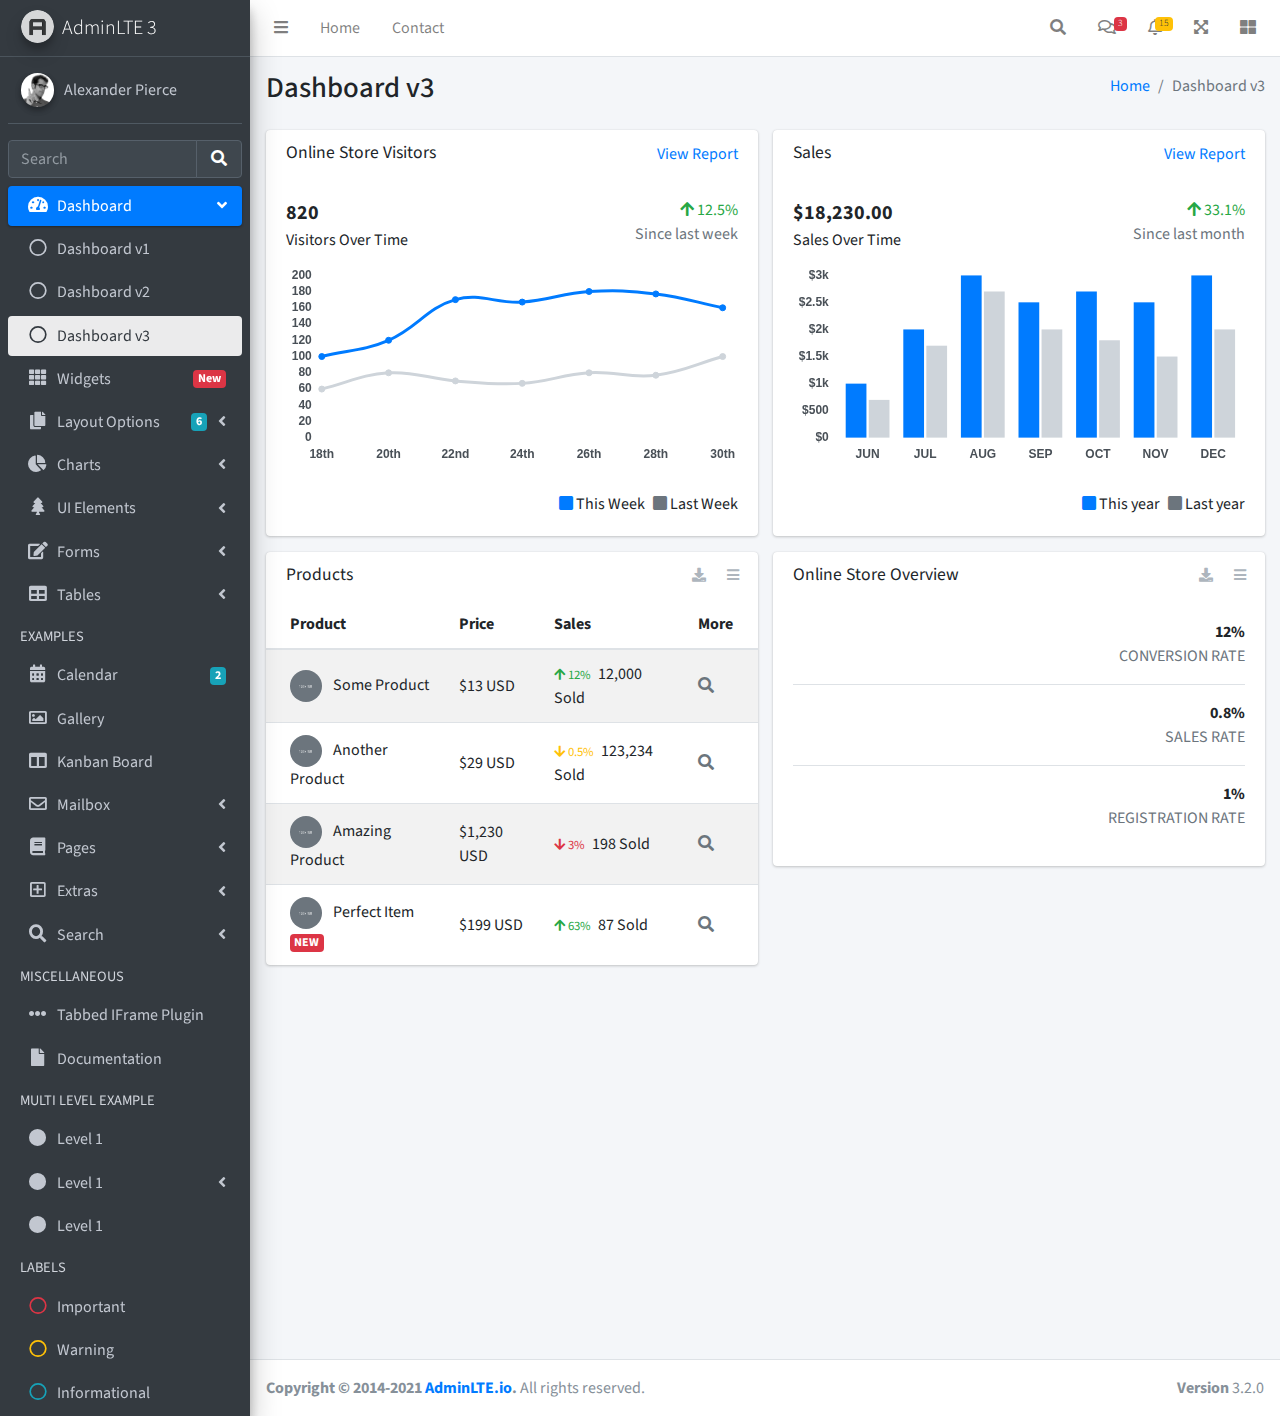
<file: www/main/index3.html>
<!DOCTYPE html>
<html lang="en">
<head>
  <meta charset="utf-8">
  <meta name="viewport" content="width=device-width, initial-scale=1">
  <title>AdminLTE 3 | Dashboard 3</title>

  <!-- Google Font: Source Sans Pro -->
  <link rel="stylesheet" href="https://fonts.googleapis.com/css?family=Source+Sans+Pro:300,400,400i,700&display=fallback">
  <!-- Font Awesome Icons -->
  <link rel="stylesheet" href="plugins/fontawesome-free/css/all.min.css">
  <!-- IonIcons -->
  <link rel="stylesheet" href="https://code.ionicframework.com/ionicons/2.0.1/css/ionicons.min.css">
  <!-- Theme style -->
  <link rel="stylesheet" href="dist/css/adminlte.min.css">
</head>
<!--
`body` tag options:

  Apply one or more of the following classes to to the body tag
  to get the desired effect

  * sidebar-collapse
  * sidebar-mini
-->
<body class="hold-transition sidebar-mini">
<div class="wrapper">
  <!-- Navbar -->
  <nav class="main-header navbar navbar-expand navbar-white navbar-light">
    <!-- Left navbar links -->
    <ul class="navbar-nav">
      <li class="nav-item">
        <a class="nav-link" data-widget="pushmenu" href="#" role="button"><i class="fas fa-bars"></i></a>
      </li>
      <li class="nav-item d-none d-sm-inline-block">
        <a href="index3.html" class="nav-link">Home</a>
      </li>
      <li class="nav-item d-none d-sm-inline-block">
        <a href="#" class="nav-link">Contact</a>
      </li>
    </ul>

    <!-- Right navbar links -->
    <ul class="navbar-nav ml-auto">
      <!-- Navbar Search -->
      <li class="nav-item">
        <a class="nav-link" data-widget="navbar-search" href="#" role="button">
          <i class="fas fa-search"></i>
        </a>
        <div class="navbar-search-block">
          <form class="form-inline">
            <div class="input-group input-group-sm">
              <input class="form-control form-control-navbar" type="search" placeholder="Search" aria-label="Search">
              <div class="input-group-append">
                <button class="btn btn-navbar" type="submit">
                  <i class="fas fa-search"></i>
                </button>
                <button class="btn btn-navbar" type="button" data-widget="navbar-search">
                  <i class="fas fa-times"></i>
                </button>
              </div>
            </div>
          </form>
        </div>
      </li>

      <!-- Messages Dropdown Menu -->
      <li class="nav-item dropdown">
        <a class="nav-link" data-toggle="dropdown" href="#">
          <i class="far fa-comments"></i>
          <span class="badge badge-danger navbar-badge">3</span>
        </a>
        <div class="dropdown-menu dropdown-menu-lg dropdown-menu-right">
          <a href="#" class="dropdown-item">
            <!-- Message Start -->
            <div class="media">
              <img src="dist/img/user1-128x128.jpg" alt="User Avatar" class="img-size-50 mr-3 img-circle">
              <div class="media-body">
                <h3 class="dropdown-item-title">
                  Brad Diesel
                  <span class="float-right text-sm text-danger"><i class="fas fa-star"></i></span>
                </h3>
                <p class="text-sm">Call me whenever you can...</p>
                <p class="text-sm text-muted"><i class="far fa-clock mr-1"></i> 4 Hours Ago</p>
              </div>
            </div>
            <!-- Message End -->
          </a>
          <div class="dropdown-divider"></div>
          <a href="#" class="dropdown-item">
            <!-- Message Start -->
            <div class="media">
              <img src="dist/img/user8-128x128.jpg" alt="User Avatar" class="img-size-50 img-circle mr-3">
              <div class="media-body">
                <h3 class="dropdown-item-title">
                  John Pierce
                  <span class="float-right text-sm text-muted"><i class="fas fa-star"></i></span>
                </h3>
                <p class="text-sm">I got your message bro</p>
                <p class="text-sm text-muted"><i class="far fa-clock mr-1"></i> 4 Hours Ago</p>
              </div>
            </div>
            <!-- Message End -->
          </a>
          <div class="dropdown-divider"></div>
          <a href="#" class="dropdown-item">
            <!-- Message Start -->
            <div class="media">
              <img src="dist/img/user3-128x128.jpg" alt="User Avatar" class="img-size-50 img-circle mr-3">
              <div class="media-body">
                <h3 class="dropdown-item-title">
                  Nora Silvester
                  <span class="float-right text-sm text-warning"><i class="fas fa-star"></i></span>
                </h3>
                <p class="text-sm">The subject goes here</p>
                <p class="text-sm text-muted"><i class="far fa-clock mr-1"></i> 4 Hours Ago</p>
              </div>
            </div>
            <!-- Message End -->
          </a>
          <div class="dropdown-divider"></div>
          <a href="#" class="dropdown-item dropdown-footer">See All Messages</a>
        </div>
      </li>
      <!-- Notifications Dropdown Menu -->
      <li class="nav-item dropdown">
        <a class="nav-link" data-toggle="dropdown" href="#">
          <i class="far fa-bell"></i>
          <span class="badge badge-warning navbar-badge">15</span>
        </a>
        <div class="dropdown-menu dropdown-menu-lg dropdown-menu-right">
          <span class="dropdown-item dropdown-header">15 Notifications</span>
          <div class="dropdown-divider"></div>
          <a href="#" class="dropdown-item">
            <i class="fas fa-envelope mr-2"></i> 4 new messages
            <span class="float-right text-muted text-sm">3 mins</span>
          </a>
          <div class="dropdown-divider"></div>
          <a href="#" class="dropdown-item">
            <i class="fas fa-users mr-2"></i> 8 friend requests
            <span class="float-right text-muted text-sm">12 hours</span>
          </a>
          <div class="dropdown-divider"></div>
          <a href="#" class="dropdown-item">
            <i class="fas fa-file mr-2"></i> 3 new reports
            <span class="float-right text-muted text-sm">2 days</span>
          </a>
          <div class="dropdown-divider"></div>
          <a href="#" class="dropdown-item dropdown-footer">See All Notifications</a>
        </div>
      </li>
      <li class="nav-item">
        <a class="nav-link" data-widget="fullscreen" href="#" role="button">
          <i class="fas fa-expand-arrows-alt"></i>
        </a>
      </li>
      <li class="nav-item">
        <a class="nav-link" data-widget="control-sidebar" data-slide="true" href="#" role="button">
          <i class="fas fa-th-large"></i>
        </a>
      </li>
    </ul>
  </nav>
  <!-- /.navbar -->

  <!-- Main Sidebar Container -->
  <aside class="main-sidebar sidebar-dark-primary elevation-4">
    <!-- Brand Logo -->
    <a href="index3.html" class="brand-link">
      <img src="dist/img/AdminLTELogo.png" alt="AdminLTE Logo" class="brand-image img-circle elevation-3" style="opacity: .8">
      <span class="brand-text font-weight-light">AdminLTE 3</span>
    </a>

    <!-- Sidebar -->
    <div class="sidebar">
      <!-- Sidebar user panel (optional) -->
      <div class="user-panel mt-3 pb-3 mb-3 d-flex">
        <div class="image">
          <img src="dist/img/user2-160x160.jpg" class="img-circle elevation-2" alt="User Image">
        </div>
        <div class="info">
          <a href="#" class="d-block">Alexander Pierce</a>
        </div>
      </div>

      <!-- SidebarSearch Form -->
      <div class="form-inline">
        <div class="input-group" data-widget="sidebar-search">
          <input class="form-control form-control-sidebar" type="search" placeholder="Search" aria-label="Search">
          <div class="input-group-append">
            <button class="btn btn-sidebar">
              <i class="fas fa-search fa-fw"></i>
            </button>
          </div>
        </div>
      </div>

      <!-- Sidebar Menu -->
      <nav class="mt-2">
        <ul class="nav nav-pills nav-sidebar flex-column" data-widget="treeview" role="menu" data-accordion="false">
          <!-- Add icons to the links using the .nav-icon class
               with font-awesome or any other icon font library -->
          <li class="nav-item menu-open">
            <a href="#" class="nav-link active">
              <i class="nav-icon fas fa-tachometer-alt"></i>
              <p>
                Dashboard
                <i class="right fas fa-angle-left"></i>
              </p>
            </a>
            <ul class="nav nav-treeview">
              <li class="nav-item">
                <a href="./index.html" class="nav-link">
                  <i class="far fa-circle nav-icon"></i>
                  <p>Dashboard v1</p>
                </a>
              </li>
              <li class="nav-item">
                <a href="./index2.html" class="nav-link">
                  <i class="far fa-circle nav-icon"></i>
                  <p>Dashboard v2</p>
                </a>
              </li>
              <li class="nav-item">
                <a href="./index3.html" class="nav-link active">
                  <i class="far fa-circle nav-icon"></i>
                  <p>Dashboard v3</p>
                </a>
              </li>
            </ul>
          </li>
          <li class="nav-item">
            <a href="pages/widgets.html" class="nav-link">
              <i class="nav-icon fas fa-th"></i>
              <p>
                Widgets
                <span class="right badge badge-danger">New</span>
              </p>
            </a>
          </li>
          <li class="nav-item">
            <a href="#" class="nav-link">
              <i class="nav-icon fas fa-copy"></i>
              <p>
                Layout Options
                <i class="fas fa-angle-left right"></i>
                <span class="badge badge-info right">6</span>
              </p>
            </a>
            <ul class="nav nav-treeview">
              <li class="nav-item">
                <a href="pages/layout/top-nav.html" class="nav-link">
                  <i class="far fa-circle nav-icon"></i>
                  <p>Top Navigation</p>
                </a>
              </li>
              <li class="nav-item">
                <a href="pages/layout/top-nav-sidebar.html" class="nav-link">
                  <i class="far fa-circle nav-icon"></i>
                  <p>Top Navigation + Sidebar</p>
                </a>
              </li>
              <li class="nav-item">
                <a href="pages/layout/boxed.html" class="nav-link">
                  <i class="far fa-circle nav-icon"></i>
                  <p>Boxed</p>
                </a>
              </li>
              <li class="nav-item">
                <a href="pages/layout/fixed-sidebar.html" class="nav-link">
                  <i class="far fa-circle nav-icon"></i>
                  <p>Fixed Sidebar</p>
                </a>
              </li>
              <li class="nav-item">
                <a href="pages/layout/fixed-sidebar-custom.html" class="nav-link">
                  <i class="far fa-circle nav-icon"></i>
                  <p>Fixed Sidebar <small>+ Custom Area</small></p>
                </a>
              </li>
              <li class="nav-item">
                <a href="pages/layout/fixed-topnav.html" class="nav-link">
                  <i class="far fa-circle nav-icon"></i>
                  <p>Fixed Navbar</p>
                </a>
              </li>
              <li class="nav-item">
                <a href="pages/layout/fixed-footer.html" class="nav-link">
                  <i class="far fa-circle nav-icon"></i>
                  <p>Fixed Footer</p>
                </a>
              </li>
              <li class="nav-item">
                <a href="pages/layout/collapsed-sidebar.html" class="nav-link">
                  <i class="far fa-circle nav-icon"></i>
                  <p>Collapsed Sidebar</p>
                </a>
              </li>
            </ul>
          </li>
          <li class="nav-item">
            <a href="#" class="nav-link">
              <i class="nav-icon fas fa-chart-pie"></i>
              <p>
                Charts
                <i class="right fas fa-angle-left"></i>
              </p>
            </a>
            <ul class="nav nav-treeview">
              <li class="nav-item">
                <a href="pages/charts/chartjs.html" class="nav-link">
                  <i class="far fa-circle nav-icon"></i>
                  <p>ChartJS</p>
                </a>
              </li>
              <li class="nav-item">
                <a href="pages/charts/flot.html" class="nav-link">
                  <i class="far fa-circle nav-icon"></i>
                  <p>Flot</p>
                </a>
              </li>
              <li class="nav-item">
                <a href="pages/charts/inline.html" class="nav-link">
                  <i class="far fa-circle nav-icon"></i>
                  <p>Inline</p>
                </a>
              </li>
              <li class="nav-item">
                <a href="pages/charts/uplot.html" class="nav-link">
                  <i class="far fa-circle nav-icon"></i>
                  <p>uPlot</p>
                </a>
              </li>
            </ul>
          </li>
          <li class="nav-item">
            <a href="#" class="nav-link">
              <i class="nav-icon fas fa-tree"></i>
              <p>
                UI Elements
                <i class="fas fa-angle-left right"></i>
              </p>
            </a>
            <ul class="nav nav-treeview">
              <li class="nav-item">
                <a href="pages/UI/general.html" class="nav-link">
                  <i class="far fa-circle nav-icon"></i>
                  <p>General</p>
                </a>
              </li>
              <li class="nav-item">
                <a href="pages/UI/icons.html" class="nav-link">
                  <i class="far fa-circle nav-icon"></i>
                  <p>Icons</p>
                </a>
              </li>
              <li class="nav-item">
                <a href="pages/UI/buttons.html" class="nav-link">
                  <i class="far fa-circle nav-icon"></i>
                  <p>Buttons</p>
                </a>
              </li>
              <li class="nav-item">
                <a href="pages/UI/sliders.html" class="nav-link">
                  <i class="far fa-circle nav-icon"></i>
                  <p>Sliders</p>
                </a>
              </li>
              <li class="nav-item">
                <a href="pages/UI/modals.html" class="nav-link">
                  <i class="far fa-circle nav-icon"></i>
                  <p>Modals & Alerts</p>
                </a>
              </li>
              <li class="nav-item">
                <a href="pages/UI/navbar.html" class="nav-link">
                  <i class="far fa-circle nav-icon"></i>
                  <p>Navbar & Tabs</p>
                </a>
              </li>
              <li class="nav-item">
                <a href="pages/UI/timeline.html" class="nav-link">
                  <i class="far fa-circle nav-icon"></i>
                  <p>Timeline</p>
                </a>
              </li>
              <li class="nav-item">
                <a href="pages/UI/ribbons.html" class="nav-link">
                  <i class="far fa-circle nav-icon"></i>
                  <p>Ribbons</p>
                </a>
              </li>
            </ul>
          </li>
          <li class="nav-item">
            <a href="#" class="nav-link">
              <i class="nav-icon fas fa-edit"></i>
              <p>
                Forms
                <i class="fas fa-angle-left right"></i>
              </p>
            </a>
            <ul class="nav nav-treeview">
              <li class="nav-item">
                <a href="pages/forms/general.html" class="nav-link">
                  <i class="far fa-circle nav-icon"></i>
                  <p>General Elements</p>
                </a>
              </li>
              <li class="nav-item">
                <a href="pages/forms/advanced.html" class="nav-link">
                  <i class="far fa-circle nav-icon"></i>
                  <p>Advanced Elements</p>
                </a>
              </li>
              <li class="nav-item">
                <a href="pages/forms/editors.html" class="nav-link">
                  <i class="far fa-circle nav-icon"></i>
                  <p>Editors</p>
                </a>
              </li>
              <li class="nav-item">
                <a href="pages/forms/validation.html" class="nav-link">
                  <i class="far fa-circle nav-icon"></i>
                  <p>Validation</p>
                </a>
              </li>
            </ul>
          </li>
          <li class="nav-item">
            <a href="#" class="nav-link">
              <i class="nav-icon fas fa-table"></i>
              <p>
                Tables
                <i class="fas fa-angle-left right"></i>
              </p>
            </a>
            <ul class="nav nav-treeview">
              <li class="nav-item">
                <a href="pages/tables/simple.html" class="nav-link">
                  <i class="far fa-circle nav-icon"></i>
                  <p>Simple Tables</p>
                </a>
              </li>
              <li class="nav-item">
                <a href="pages/tables/data.html" class="nav-link">
                  <i class="far fa-circle nav-icon"></i>
                  <p>DataTables</p>
                </a>
              </li>
              <li class="nav-item">
                <a href="pages/tables/jsgrid.html" class="nav-link">
                  <i class="far fa-circle nav-icon"></i>
                  <p>jsGrid</p>
                </a>
              </li>
            </ul>
          </li>
          <li class="nav-header">EXAMPLES</li>
          <li class="nav-item">
            <a href="pages/calendar.html" class="nav-link">
              <i class="nav-icon fas fa-calendar-alt"></i>
              <p>
                Calendar
                <span class="badge badge-info right">2</span>
              </p>
            </a>
          </li>
          <li class="nav-item">
            <a href="pages/gallery.html" class="nav-link">
              <i class="nav-icon far fa-image"></i>
              <p>
                Gallery
              </p>
            </a>
          </li>
          <li class="nav-item">
            <a href="pages/kanban.html" class="nav-link">
              <i class="nav-icon fas fa-columns"></i>
              <p>
                Kanban Board
              </p>
            </a>
          </li>
          <li class="nav-item">
            <a href="#" class="nav-link">
              <i class="nav-icon far fa-envelope"></i>
              <p>
                Mailbox
                <i class="fas fa-angle-left right"></i>
              </p>
            </a>
            <ul class="nav nav-treeview">
              <li class="nav-item">
                <a href="pages/mailbox/mailbox.html" class="nav-link">
                  <i class="far fa-circle nav-icon"></i>
                  <p>Inbox</p>
                </a>
              </li>
              <li class="nav-item">
                <a href="pages/mailbox/compose.html" class="nav-link">
                  <i class="far fa-circle nav-icon"></i>
                  <p>Compose</p>
                </a>
              </li>
              <li class="nav-item">
                <a href="pages/mailbox/read-mail.html" class="nav-link">
                  <i class="far fa-circle nav-icon"></i>
                  <p>Read</p>
                </a>
              </li>
            </ul>
          </li>
          <li class="nav-item">
            <a href="#" class="nav-link">
              <i class="nav-icon fas fa-book"></i>
              <p>
                Pages
                <i class="fas fa-angle-left right"></i>
              </p>
            </a>
            <ul class="nav nav-treeview">
              <li class="nav-item">
                <a href="pages/examples/invoice.html" class="nav-link">
                  <i class="far fa-circle nav-icon"></i>
                  <p>Invoice</p>
                </a>
              </li>
              <li class="nav-item">
                <a href="pages/examples/profile.html" class="nav-link">
                  <i class="far fa-circle nav-icon"></i>
                  <p>Profile</p>
                </a>
              </li>
              <li class="nav-item">
                <a href="pages/examples/e-commerce.html" class="nav-link">
                  <i class="far fa-circle nav-icon"></i>
                  <p>E-commerce</p>
                </a>
              </li>
              <li class="nav-item">
                <a href="pages/examples/projects.html" class="nav-link">
                  <i class="far fa-circle nav-icon"></i>
                  <p>Projects</p>
                </a>
              </li>
              <li class="nav-item">
                <a href="pages/examples/project-add.html" class="nav-link">
                  <i class="far fa-circle nav-icon"></i>
                  <p>Project Add</p>
                </a>
              </li>
              <li class="nav-item">
                <a href="pages/examples/project-edit.html" class="nav-link">
                  <i class="far fa-circle nav-icon"></i>
                  <p>Project Edit</p>
                </a>
              </li>
              <li class="nav-item">
                <a href="pages/examples/project-detail.html" class="nav-link">
                  <i class="far fa-circle nav-icon"></i>
                  <p>Project Detail</p>
                </a>
              </li>
              <li class="nav-item">
                <a href="pages/examples/contacts.html" class="nav-link">
                  <i class="far fa-circle nav-icon"></i>
                  <p>Contacts</p>
                </a>
              </li>
              <li class="nav-item">
                <a href="pages/examples/faq.html" class="nav-link">
                  <i class="far fa-circle nav-icon"></i>
                  <p>FAQ</p>
                </a>
              </li>
              <li class="nav-item">
                <a href="pages/examples/contact-us.html" class="nav-link">
                  <i class="far fa-circle nav-icon"></i>
                  <p>Contact us</p>
                </a>
              </li>
            </ul>
          </li>
          <li class="nav-item">
            <a href="#" class="nav-link">
              <i class="nav-icon far fa-plus-square"></i>
              <p>
                Extras
                <i class="fas fa-angle-left right"></i>
              </p>
            </a>
            <ul class="nav nav-treeview">
              <li class="nav-item">
                <a href="#" class="nav-link">
                  <i class="far fa-circle nav-icon"></i>
                  <p>
                    Login & Register v1
                    <i class="fas fa-angle-left right"></i>
                  </p>
                </a>
                <ul class="nav nav-treeview">
                  <li class="nav-item">
                    <a href="pages/examples/login.html" class="nav-link">
                      <i class="far fa-circle nav-icon"></i>
                      <p>Login v1</p>
                    </a>
                  </li>
                  <li class="nav-item">
                    <a href="pages/examples/register.html" class="nav-link">
                      <i class="far fa-circle nav-icon"></i>
                      <p>Register v1</p>
                    </a>
                  </li>
                  <li class="nav-item">
                    <a href="pages/examples/forgot-password.html" class="nav-link">
                      <i class="far fa-circle nav-icon"></i>
                      <p>Forgot Password v1</p>
                    </a>
                  </li>
                  <li class="nav-item">
                    <a href="pages/examples/recover-password.html" class="nav-link">
                      <i class="far fa-circle nav-icon"></i>
                      <p>Recover Password v1</p>
                    </a>
                  </li>
                </ul>
              </li>
              <li class="nav-item">
                <a href="#" class="nav-link">
                  <i class="far fa-circle nav-icon"></i>
                  <p>
                    Login & Register v2
                    <i class="fas fa-angle-left right"></i>
                  </p>
                </a>
                <ul class="nav nav-treeview">
                  <li class="nav-item">
                    <a href="pages/examples/login-v2.html" class="nav-link">
                      <i class="far fa-circle nav-icon"></i>
                      <p>Login v2</p>
                    </a>
                  </li>
                  <li class="nav-item">
                    <a href="pages/examples/register-v2.html" class="nav-link">
                      <i class="far fa-circle nav-icon"></i>
                      <p>Register v2</p>
                    </a>
                  </li>
                  <li class="nav-item">
                    <a href="pages/examples/forgot-password-v2.html" class="nav-link">
                      <i class="far fa-circle nav-icon"></i>
                      <p>Forgot Password v2</p>
                    </a>
                  </li>
                  <li class="nav-item">
                    <a href="pages/examples/recover-password-v2.html" class="nav-link">
                      <i class="far fa-circle nav-icon"></i>
                      <p>Recover Password v2</p>
                    </a>
                  </li>
                </ul>
              </li>
              <li class="nav-item">
                <a href="pages/examples/lockscreen.html" class="nav-link">
                  <i class="far fa-circle nav-icon"></i>
                  <p>Lockscreen</p>
                </a>
              </li>
              <li class="nav-item">
                <a href="pages/examples/legacy-user-menu.html" class="nav-link">
                  <i class="far fa-circle nav-icon"></i>
                  <p>Legacy User Menu</p>
                </a>
              </li>
              <li class="nav-item">
                <a href="pages/examples/language-menu.html" class="nav-link">
                  <i class="far fa-circle nav-icon"></i>
                  <p>Language Menu</p>
                </a>
              </li>
              <li class="nav-item">
                <a href="pages/examples/404.html" class="nav-link">
                  <i class="far fa-circle nav-icon"></i>
                  <p>Error 404</p>
                </a>
              </li>
              <li class="nav-item">
                <a href="pages/examples/500.html" class="nav-link">
                  <i class="far fa-circle nav-icon"></i>
                  <p>Error 500</p>
                </a>
              </li>
              <li class="nav-item">
                <a href="pages/examples/pace.html" class="nav-link">
                  <i class="far fa-circle nav-icon"></i>
                  <p>Pace</p>
                </a>
              </li>
              <li class="nav-item">
                <a href="pages/examples/blank.html" class="nav-link">
                  <i class="far fa-circle nav-icon"></i>
                  <p>Blank Page</p>
                </a>
              </li>
              <li class="nav-item">
                <a href="starter.html" class="nav-link">
                  <i class="far fa-circle nav-icon"></i>
                  <p>Starter Page</p>
                </a>
              </li>
            </ul>
          </li>
          <li class="nav-item">
            <a href="#" class="nav-link">
              <i class="nav-icon fas fa-search"></i>
              <p>
                Search
                <i class="fas fa-angle-left right"></i>
              </p>
            </a>
            <ul class="nav nav-treeview">
              <li class="nav-item">
                <a href="pages/search/simple.html" class="nav-link">
                  <i class="far fa-circle nav-icon"></i>
                  <p>Simple Search</p>
                </a>
              </li>
              <li class="nav-item">
                <a href="pages/search/enhanced.html" class="nav-link">
                  <i class="far fa-circle nav-icon"></i>
                  <p>Enhanced</p>
                </a>
              </li>
            </ul>
          </li>
          <li class="nav-header">MISCELLANEOUS</li>
          <li class="nav-item">
            <a href="iframe.html" class="nav-link">
              <i class="nav-icon fas fa-ellipsis-h"></i>
              <p>Tabbed IFrame Plugin</p>
            </a>
          </li>
          <li class="nav-item">
            <a href="https://adminlte.io/docs/3.1/" class="nav-link">
              <i class="nav-icon fas fa-file"></i>
              <p>Documentation</p>
            </a>
          </li>
          <li class="nav-header">MULTI LEVEL EXAMPLE</li>
          <li class="nav-item">
            <a href="#" class="nav-link">
              <i class="fas fa-circle nav-icon"></i>
              <p>Level 1</p>
            </a>
          </li>
          <li class="nav-item">
            <a href="#" class="nav-link">
              <i class="nav-icon fas fa-circle"></i>
              <p>
                Level 1
                <i class="right fas fa-angle-left"></i>
              </p>
            </a>
            <ul class="nav nav-treeview">
              <li class="nav-item">
                <a href="#" class="nav-link">
                  <i class="far fa-circle nav-icon"></i>
                  <p>Level 2</p>
                </a>
              </li>
              <li class="nav-item">
                <a href="#" class="nav-link">
                  <i class="far fa-circle nav-icon"></i>
                  <p>
                    Level 2
                    <i class="right fas fa-angle-left"></i>
                  </p>
                </a>
                <ul class="nav nav-treeview">
                  <li class="nav-item">
                    <a href="#" class="nav-link">
                      <i class="far fa-dot-circle nav-icon"></i>
                      <p>Level 3</p>
                    </a>
                  </li>
                  <li class="nav-item">
                    <a href="#" class="nav-link">
                      <i class="far fa-dot-circle nav-icon"></i>
                      <p>Level 3</p>
                    </a>
                  </li>
                  <li class="nav-item">
                    <a href="#" class="nav-link">
                      <i class="far fa-dot-circle nav-icon"></i>
                      <p>Level 3</p>
                    </a>
                  </li>
                </ul>
              </li>
              <li class="nav-item">
                <a href="#" class="nav-link">
                  <i class="far fa-circle nav-icon"></i>
                  <p>Level 2</p>
                </a>
              </li>
            </ul>
          </li>
          <li class="nav-item">
            <a href="#" class="nav-link">
              <i class="fas fa-circle nav-icon"></i>
              <p>Level 1</p>
            </a>
          </li>
          <li class="nav-header">LABELS</li>
          <li class="nav-item">
            <a href="#" class="nav-link">
              <i class="nav-icon far fa-circle text-danger"></i>
              <p class="text">Important</p>
            </a>
          </li>
          <li class="nav-item">
            <a href="#" class="nav-link">
              <i class="nav-icon far fa-circle text-warning"></i>
              <p>Warning</p>
            </a>
          </li>
          <li class="nav-item">
            <a href="#" class="nav-link">
              <i class="nav-icon far fa-circle text-info"></i>
              <p>Informational</p>
            </a>
          </li>
        </ul>
      </nav>
      <!-- /.sidebar-menu -->
    </div>
    <!-- /.sidebar -->
  </aside>

  <!-- Content Wrapper. Contains page content -->
  <div class="content-wrapper">
    <!-- Content Header (Page header) -->
    <div class="content-header">
      <div class="container-fluid">
        <div class="row mb-2">
          <div class="col-sm-6">
            <h1 class="m-0">Dashboard v3</h1>
          </div><!-- /.col -->
          <div class="col-sm-6">
            <ol class="breadcrumb float-sm-right">
              <li class="breadcrumb-item"><a href="#">Home</a></li>
              <li class="breadcrumb-item active">Dashboard v3</li>
            </ol>
          </div><!-- /.col -->
        </div><!-- /.row -->
      </div><!-- /.container-fluid -->
    </div>
    <!-- /.content-header -->

    <!-- Main content -->
    <div class="content">
      <div class="container-fluid">
        <div class="row">
          <div class="col-lg-6">
            <div class="card">
              <div class="card-header border-0">
                <div class="d-flex justify-content-between">
                  <h3 class="card-title">Online Store Visitors</h3>
                  <a href="javascript:void(0);">View Report</a>
                </div>
              </div>
              <div class="card-body">
                <div class="d-flex">
                  <p class="d-flex flex-column">
                    <span class="text-bold text-lg">820</span>
                    <span>Visitors Over Time</span>
                  </p>
                  <p class="ml-auto d-flex flex-column text-right">
                    <span class="text-success">
                      <i class="fas fa-arrow-up"></i> 12.5%
                    </span>
                    <span class="text-muted">Since last week</span>
                  </p>
                </div>
                <!-- /.d-flex -->

                <div class="position-relative mb-4">
                  <canvas id="visitors-chart" height="200"></canvas>
                </div>

                <div class="d-flex flex-row justify-content-end">
                  <span class="mr-2">
                    <i class="fas fa-square text-primary"></i> This Week
                  </span>

                  <span>
                    <i class="fas fa-square text-gray"></i> Last Week
                  </span>
                </div>
              </div>
            </div>
            <!-- /.card -->

            <div class="card">
              <div class="card-header border-0">
                <h3 class="card-title">Products</h3>
                <div class="card-tools">
                  <a href="#" class="btn btn-tool btn-sm">
                    <i class="fas fa-download"></i>
                  </a>
                  <a href="#" class="btn btn-tool btn-sm">
                    <i class="fas fa-bars"></i>
                  </a>
                </div>
              </div>
              <div class="card-body table-responsive p-0">
                <table class="table table-striped table-valign-middle">
                  <thead>
                  <tr>
                    <th>Product</th>
                    <th>Price</th>
                    <th>Sales</th>
                    <th>More</th>
                  </tr>
                  </thead>
                  <tbody>
                  <tr>
                    <td>
                      <img src="dist/img/default-150x150.png" alt="Product 1" class="img-circle img-size-32 mr-2">
                      Some Product
                    </td>
                    <td>$13 USD</td>
                    <td>
                      <small class="text-success mr-1">
                        <i class="fas fa-arrow-up"></i>
                        12%
                      </small>
                      12,000 Sold
                    </td>
                    <td>
                      <a href="#" class="text-muted">
                        <i class="fas fa-search"></i>
                      </a>
                    </td>
                  </tr>
                  <tr>
                    <td>
                      <img src="dist/img/default-150x150.png" alt="Product 1" class="img-circle img-size-32 mr-2">
                      Another Product
                    </td>
                    <td>$29 USD</td>
                    <td>
                      <small class="text-warning mr-1">
                        <i class="fas fa-arrow-down"></i>
                        0.5%
                      </small>
                      123,234 Sold
                    </td>
                    <td>
                      <a href="#" class="text-muted">
                        <i class="fas fa-search"></i>
                      </a>
                    </td>
                  </tr>
                  <tr>
                    <td>
                      <img src="dist/img/default-150x150.png" alt="Product 1" class="img-circle img-size-32 mr-2">
                      Amazing Product
                    </td>
                    <td>$1,230 USD</td>
                    <td>
                      <small class="text-danger mr-1">
                        <i class="fas fa-arrow-down"></i>
                        3%
                      </small>
                      198 Sold
                    </td>
                    <td>
                      <a href="#" class="text-muted">
                        <i class="fas fa-search"></i>
                      </a>
                    </td>
                  </tr>
                  <tr>
                    <td>
                      <img src="dist/img/default-150x150.png" alt="Product 1" class="img-circle img-size-32 mr-2">
                      Perfect Item
                      <span class="badge bg-danger">NEW</span>
                    </td>
                    <td>$199 USD</td>
                    <td>
                      <small class="text-success mr-1">
                        <i class="fas fa-arrow-up"></i>
                        63%
                      </small>
                      87 Sold
                    </td>
                    <td>
                      <a href="#" class="text-muted">
                        <i class="fas fa-search"></i>
                      </a>
                    </td>
                  </tr>
                  </tbody>
                </table>
              </div>
            </div>
            <!-- /.card -->
          </div>
          <!-- /.col-md-6 -->
          <div class="col-lg-6">
            <div class="card">
              <div class="card-header border-0">
                <div class="d-flex justify-content-between">
                  <h3 class="card-title">Sales</h3>
                  <a href="javascript:void(0);">View Report</a>
                </div>
              </div>
              <div class="card-body">
                <div class="d-flex">
                  <p class="d-flex flex-column">
                    <span class="text-bold text-lg">$18,230.00</span>
                    <span>Sales Over Time</span>
                  </p>
                  <p class="ml-auto d-flex flex-column text-right">
                    <span class="text-success">
                      <i class="fas fa-arrow-up"></i> 33.1%
                    </span>
                    <span class="text-muted">Since last month</span>
                  </p>
                </div>
                <!-- /.d-flex -->

                <div class="position-relative mb-4">
                  <canvas id="sales-chart" height="200"></canvas>
                </div>

                <div class="d-flex flex-row justify-content-end">
                  <span class="mr-2">
                    <i class="fas fa-square text-primary"></i> This year
                  </span>

                  <span>
                    <i class="fas fa-square text-gray"></i> Last year
                  </span>
                </div>
              </div>
            </div>
            <!-- /.card -->

            <div class="card">
              <div class="card-header border-0">
                <h3 class="card-title">Online Store Overview</h3>
                <div class="card-tools">
                  <a href="#" class="btn btn-sm btn-tool">
                    <i class="fas fa-download"></i>
                  </a>
                  <a href="#" class="btn btn-sm btn-tool">
                    <i class="fas fa-bars"></i>
                  </a>
                </div>
              </div>
              <div class="card-body">
                <div class="d-flex justify-content-between align-items-center border-bottom mb-3">
                  <p class="text-success text-xl">
                    <i class="ion ion-ios-refresh-empty"></i>
                  </p>
                  <p class="d-flex flex-column text-right">
                    <span class="font-weight-bold">
                      <i class="ion ion-android-arrow-up text-success"></i> 12%
                    </span>
                    <span class="text-muted">CONVERSION RATE</span>
                  </p>
                </div>
                <!-- /.d-flex -->
                <div class="d-flex justify-content-between align-items-center border-bottom mb-3">
                  <p class="text-warning text-xl">
                    <i class="ion ion-ios-cart-outline"></i>
                  </p>
                  <p class="d-flex flex-column text-right">
                    <span class="font-weight-bold">
                      <i class="ion ion-android-arrow-up text-warning"></i> 0.8%
                    </span>
                    <span class="text-muted">SALES RATE</span>
                  </p>
                </div>
                <!-- /.d-flex -->
                <div class="d-flex justify-content-between align-items-center mb-0">
                  <p class="text-danger text-xl">
                    <i class="ion ion-ios-people-outline"></i>
                  </p>
                  <p class="d-flex flex-column text-right">
                    <span class="font-weight-bold">
                      <i class="ion ion-android-arrow-down text-danger"></i> 1%
                    </span>
                    <span class="text-muted">REGISTRATION RATE</span>
                  </p>
                </div>
                <!-- /.d-flex -->
              </div>
            </div>
          </div>
          <!-- /.col-md-6 -->
        </div>
        <!-- /.row -->
      </div>
      <!-- /.container-fluid -->
    </div>
    <!-- /.content -->
  </div>
  <!-- /.content-wrapper -->

  <!-- Control Sidebar -->
  <aside class="control-sidebar control-sidebar-dark">
    <!-- Control sidebar content goes here -->
  </aside>
  <!-- /.control-sidebar -->

  <!-- Main Footer -->
  <footer class="main-footer">
    <strong>Copyright &copy; 2014-2021 <a href="https://adminlte.io">AdminLTE.io</a>.</strong>
    All rights reserved.
    <div class="float-right d-none d-sm-inline-block">
      <b>Version</b> 3.2.0
    </div>
  </footer>
</div>
<!-- ./wrapper -->

<!-- REQUIRED SCRIPTS -->

<!-- jQuery -->
<script src="plugins/jquery/jquery.min.js"></script>
<!-- Bootstrap -->
<script src="plugins/bootstrap/js/bootstrap.bundle.min.js"></script>
<!-- AdminLTE -->
<script src="dist/js/adminlte.js"></script>

<!-- OPTIONAL SCRIPTS -->
<script src="plugins/chart.js/Chart.min.js"></script>
<!-- AdminLTE for demo purposes -->
<script src="dist/js/demo.js"></script>
<!-- AdminLTE dashboard demo (This is only for demo purposes) -->
<script src="dist/js/pages/dashboard3.js"></script>
</body>
</html>
</file>
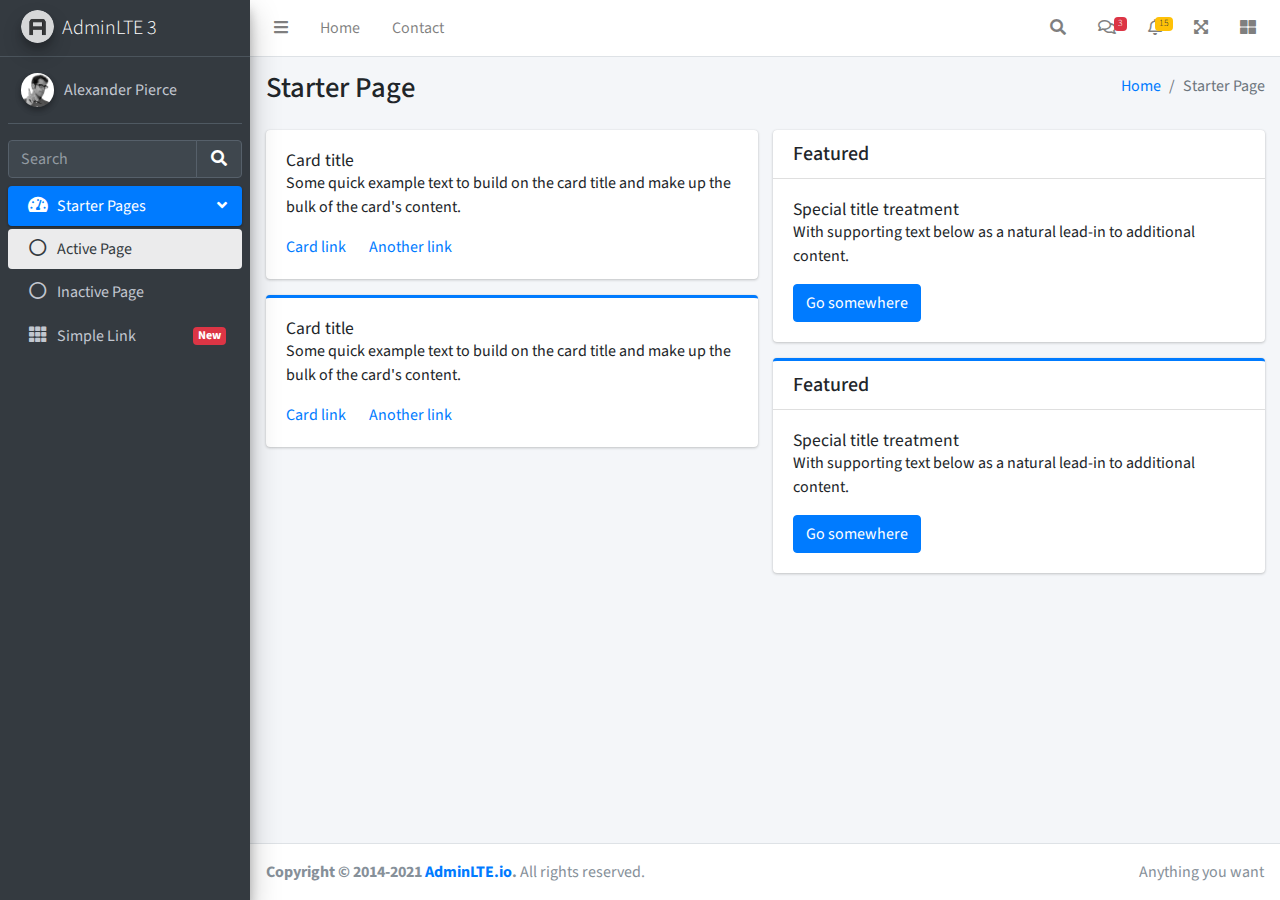
<file: www/main/starter.html>
<!DOCTYPE html>
<!--
This is a starter template page. Use this page to start your new project from
scratch. This page gets rid of all links and provides the needed markup only.
-->
<html lang="en">
<head>
  <meta charset="utf-8">
  <meta name="viewport" content="width=device-width, initial-scale=1">
  <title>AdminLTE 3 | Starter</title>

  <!-- Google Font: Source Sans Pro -->
  <link rel="stylesheet" href="https://fonts.googleapis.com/css?family=Source+Sans+Pro:300,400,400i,700&display=fallback">
  <!-- Font Awesome Icons -->
  <link rel="stylesheet" href="plugins/fontawesome-free/css/all.min.css">
  <!-- Theme style -->
  <link rel="stylesheet" href="dist/css/adminlte.min.css">
</head>
<body class="hold-transition sidebar-mini">
<div class="wrapper">

  <!-- Navbar -->
  <nav class="main-header navbar navbar-expand navbar-white navbar-light">
    <!-- Left navbar links -->
    <ul class="navbar-nav">
      <li class="nav-item">
        <a class="nav-link" data-widget="pushmenu" href="#" role="button"><i class="fas fa-bars"></i></a>
      </li>
      <li class="nav-item d-none d-sm-inline-block">
        <a href="index3.html" class="nav-link">Home</a>
      </li>
      <li class="nav-item d-none d-sm-inline-block">
        <a href="#" class="nav-link">Contact</a>
      </li>
    </ul>

    <!-- Right navbar links -->
    <ul class="navbar-nav ml-auto">
      <!-- Navbar Search -->
      <li class="nav-item">
        <a class="nav-link" data-widget="navbar-search" href="#" role="button">
          <i class="fas fa-search"></i>
        </a>
        <div class="navbar-search-block">
          <form class="form-inline">
            <div class="input-group input-group-sm">
              <input class="form-control form-control-navbar" type="search" placeholder="Search" aria-label="Search">
              <div class="input-group-append">
                <button class="btn btn-navbar" type="submit">
                  <i class="fas fa-search"></i>
                </button>
                <button class="btn btn-navbar" type="button" data-widget="navbar-search">
                  <i class="fas fa-times"></i>
                </button>
              </div>
            </div>
          </form>
        </div>
      </li>

      <!-- Messages Dropdown Menu -->
      <li class="nav-item dropdown">
        <a class="nav-link" data-toggle="dropdown" href="#">
          <i class="far fa-comments"></i>
          <span class="badge badge-danger navbar-badge">3</span>
        </a>
        <div class="dropdown-menu dropdown-menu-lg dropdown-menu-right">
          <a href="#" class="dropdown-item">
            <!-- Message Start -->
            <div class="media">
              <img src="dist/img/user1-128x128.jpg" alt="User Avatar" class="img-size-50 mr-3 img-circle">
              <div class="media-body">
                <h3 class="dropdown-item-title">
                  Brad Diesel
                  <span class="float-right text-sm text-danger"><i class="fas fa-star"></i></span>
                </h3>
                <p class="text-sm">Call me whenever you can...</p>
                <p class="text-sm text-muted"><i class="far fa-clock mr-1"></i> 4 Hours Ago</p>
              </div>
            </div>
            <!-- Message End -->
          </a>
          <div class="dropdown-divider"></div>
          <a href="#" class="dropdown-item">
            <!-- Message Start -->
            <div class="media">
              <img src="dist/img/user8-128x128.jpg" alt="User Avatar" class="img-size-50 img-circle mr-3">
              <div class="media-body">
                <h3 class="dropdown-item-title">
                  John Pierce
                  <span class="float-right text-sm text-muted"><i class="fas fa-star"></i></span>
                </h3>
                <p class="text-sm">I got your message bro</p>
                <p class="text-sm text-muted"><i class="far fa-clock mr-1"></i> 4 Hours Ago</p>
              </div>
            </div>
            <!-- Message End -->
          </a>
          <div class="dropdown-divider"></div>
          <a href="#" class="dropdown-item">
            <!-- Message Start -->
            <div class="media">
              <img src="dist/img/user3-128x128.jpg" alt="User Avatar" class="img-size-50 img-circle mr-3">
              <div class="media-body">
                <h3 class="dropdown-item-title">
                  Nora Silvester
                  <span class="float-right text-sm text-warning"><i class="fas fa-star"></i></span>
                </h3>
                <p class="text-sm">The subject goes here</p>
                <p class="text-sm text-muted"><i class="far fa-clock mr-1"></i> 4 Hours Ago</p>
              </div>
            </div>
            <!-- Message End -->
          </a>
          <div class="dropdown-divider"></div>
          <a href="#" class="dropdown-item dropdown-footer">See All Messages</a>
        </div>
      </li>
      <!-- Notifications Dropdown Menu -->
      <li class="nav-item dropdown">
        <a class="nav-link" data-toggle="dropdown" href="#">
          <i class="far fa-bell"></i>
          <span class="badge badge-warning navbar-badge">15</span>
        </a>
        <div class="dropdown-menu dropdown-menu-lg dropdown-menu-right">
          <span class="dropdown-header">15 Notifications</span>
          <div class="dropdown-divider"></div>
          <a href="#" class="dropdown-item">
            <i class="fas fa-envelope mr-2"></i> 4 new messages
            <span class="float-right text-muted text-sm">3 mins</span>
          </a>
          <div class="dropdown-divider"></div>
          <a href="#" class="dropdown-item">
            <i class="fas fa-users mr-2"></i> 8 friend requests
            <span class="float-right text-muted text-sm">12 hours</span>
          </a>
          <div class="dropdown-divider"></div>
          <a href="#" class="dropdown-item">
            <i class="fas fa-file mr-2"></i> 3 new reports
            <span class="float-right text-muted text-sm">2 days</span>
          </a>
          <div class="dropdown-divider"></div>
          <a href="#" class="dropdown-item dropdown-footer">See All Notifications</a>
        </div>
      </li>
      <li class="nav-item">
        <a class="nav-link" data-widget="fullscreen" href="#" role="button">
          <i class="fas fa-expand-arrows-alt"></i>
        </a>
      </li>
      <li class="nav-item">
        <a class="nav-link" data-widget="control-sidebar" data-slide="true" href="#" role="button">
          <i class="fas fa-th-large"></i>
        </a>
      </li>
    </ul>
  </nav>
  <!-- /.navbar -->

  <!-- Main Sidebar Container -->
  <aside class="main-sidebar sidebar-dark-primary elevation-4">
    <!-- Brand Logo -->
    <a href="index3.html" class="brand-link">
      <img src="dist/img/AdminLTELogo.png" alt="AdminLTE Logo" class="brand-image img-circle elevation-3" style="opacity: .8">
      <span class="brand-text font-weight-light">AdminLTE 3</span>
    </a>

    <!-- Sidebar -->
    <div class="sidebar">
      <!-- Sidebar user panel (optional) -->
      <div class="user-panel mt-3 pb-3 mb-3 d-flex">
        <div class="image">
          <img src="dist/img/user2-160x160.jpg" class="img-circle elevation-2" alt="User Image">
        </div>
        <div class="info">
          <a href="#" class="d-block">Alexander Pierce</a>
        </div>
      </div>

      <!-- SidebarSearch Form -->
      <div class="form-inline">
        <div class="input-group" data-widget="sidebar-search">
          <input class="form-control form-control-sidebar" type="search" placeholder="Search" aria-label="Search">
          <div class="input-group-append">
            <button class="btn btn-sidebar">
              <i class="fas fa-search fa-fw"></i>
            </button>
          </div>
        </div>
      </div>

      <!-- Sidebar Menu -->
      <nav class="mt-2">
        <ul class="nav nav-pills nav-sidebar flex-column" data-widget="treeview" role="menu" data-accordion="false">
          <!-- Add icons to the links using the .nav-icon class
               with font-awesome or any other icon font library -->
          <li class="nav-item menu-open">
            <a href="#" class="nav-link active">
              <i class="nav-icon fas fa-tachometer-alt"></i>
              <p>
                Starter Pages
                <i class="right fas fa-angle-left"></i>
              </p>
            </a>
            <ul class="nav nav-treeview">
              <li class="nav-item">
                <a href="#" class="nav-link active">
                  <i class="far fa-circle nav-icon"></i>
                  <p>Active Page</p>
                </a>
              </li>
              <li class="nav-item">
                <a href="#" class="nav-link">
                  <i class="far fa-circle nav-icon"></i>
                  <p>Inactive Page</p>
                </a>
              </li>
            </ul>
          </li>
          <li class="nav-item">
            <a href="#" class="nav-link">
              <i class="nav-icon fas fa-th"></i>
              <p>
                Simple Link
                <span class="right badge badge-danger">New</span>
              </p>
            </a>
          </li>
        </ul>
      </nav>
      <!-- /.sidebar-menu -->
    </div>
    <!-- /.sidebar -->
  </aside>

  <!-- Content Wrapper. Contains page content -->
  <div class="content-wrapper">
    <!-- Content Header (Page header) -->
    <div class="content-header">
      <div class="container-fluid">
        <div class="row mb-2">
          <div class="col-sm-6">
            <h1 class="m-0">Starter Page</h1>
          </div><!-- /.col -->
          <div class="col-sm-6">
            <ol class="breadcrumb float-sm-right">
              <li class="breadcrumb-item"><a href="#">Home</a></li>
              <li class="breadcrumb-item active">Starter Page</li>
            </ol>
          </div><!-- /.col -->
        </div><!-- /.row -->
      </div><!-- /.container-fluid -->
    </div>
    <!-- /.content-header -->

    <!-- Main content -->
    <div class="content">
      <div class="container-fluid">
        <div class="row">
          <div class="col-lg-6">
            <div class="card">
              <div class="card-body">
                <h5 class="card-title">Card title</h5>

                <p class="card-text">
                  Some quick example text to build on the card title and make up the bulk of the card's
                  content.
                </p>

                <a href="#" class="card-link">Card link</a>
                <a href="#" class="card-link">Another link</a>
              </div>
            </div>

            <div class="card card-primary card-outline">
              <div class="card-body">
                <h5 class="card-title">Card title</h5>

                <p class="card-text">
                  Some quick example text to build on the card title and make up the bulk of the card's
                  content.
                </p>
                <a href="#" class="card-link">Card link</a>
                <a href="#" class="card-link">Another link</a>
              </div>
            </div><!-- /.card -->
          </div>
          <!-- /.col-md-6 -->
          <div class="col-lg-6">
            <div class="card">
              <div class="card-header">
                <h5 class="m-0">Featured</h5>
              </div>
              <div class="card-body">
                <h6 class="card-title">Special title treatment</h6>

                <p class="card-text">With supporting text below as a natural lead-in to additional content.</p>
                <a href="#" class="btn btn-primary">Go somewhere</a>
              </div>
            </div>

            <div class="card card-primary card-outline">
              <div class="card-header">
                <h5 class="m-0">Featured</h5>
              </div>
              <div class="card-body">
                <h6 class="card-title">Special title treatment</h6>

                <p class="card-text">With supporting text below as a natural lead-in to additional content.</p>
                <a href="#" class="btn btn-primary">Go somewhere</a>
              </div>
            </div>
          </div>
          <!-- /.col-md-6 -->
        </div>
        <!-- /.row -->
      </div><!-- /.container-fluid -->
    </div>
    <!-- /.content -->
  </div>
  <!-- /.content-wrapper -->

  <!-- Control Sidebar -->
  <aside class="control-sidebar control-sidebar-dark">
    <!-- Control sidebar content goes here -->
    <div class="p-3">
      <h5>Title</h5>
      <p>Sidebar content</p>
    </div>
  </aside>
  <!-- /.control-sidebar -->

  <!-- Main Footer -->
  <footer class="main-footer">
    <!-- To the right -->
    <div class="float-right d-none d-sm-inline">
      Anything you want
    </div>
    <!-- Default to the left -->
    <strong>Copyright &copy; 2014-2021 <a href="https://adminlte.io">AdminLTE.io</a>.</strong> All rights reserved.
  </footer>
</div>
<!-- ./wrapper -->

<!-- REQUIRED SCRIPTS -->

<!-- jQuery -->
<script src="plugins/jquery/jquery.min.js"></script>
<!-- Bootstrap 4 -->
<script src="plugins/bootstrap/js/bootstrap.bundle.min.js"></script>
<!-- AdminLTE App -->
<script src="dist/js/adminlte.min.js"></script>
</body>
</html>
</file>
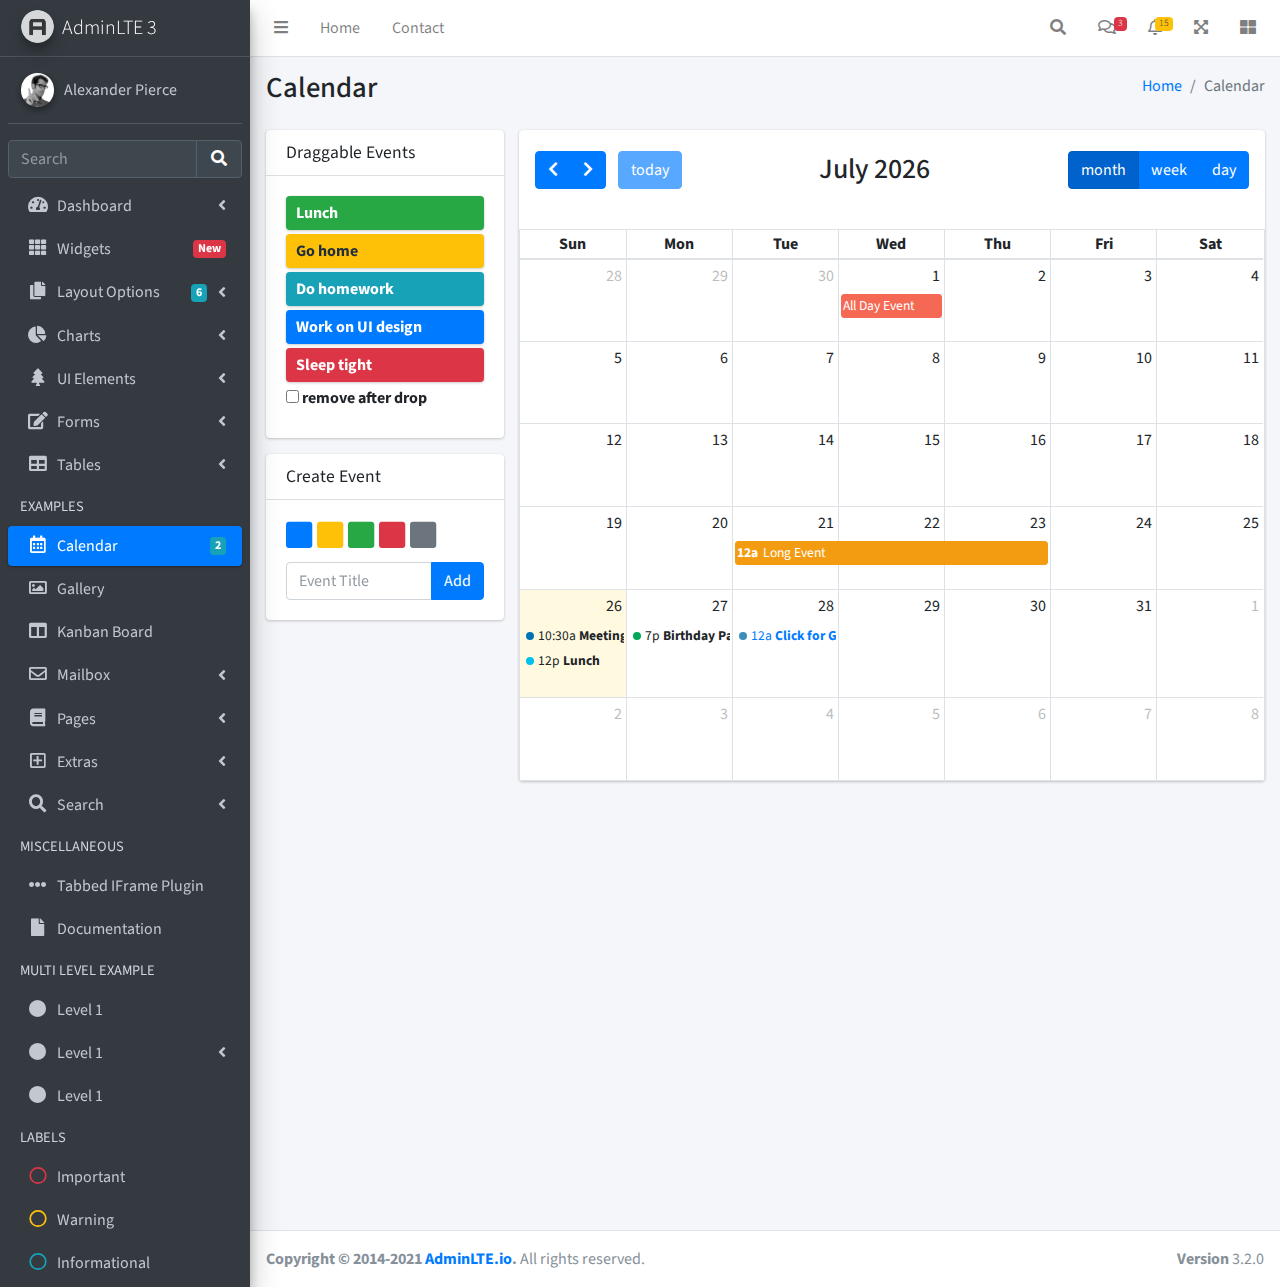
<file: www/main/pages/calendar.html>
<!DOCTYPE html>
<html lang="en">
<head>
  <meta charset="utf-8">
  <meta name="viewport" content="width=device-width, initial-scale=1">
  <title>AdminLTE 3 | Calendar</title>

  <!-- Google Font: Source Sans Pro -->
  <link rel="stylesheet" href="https://fonts.googleapis.com/css?family=Source+Sans+Pro:300,400,400i,700&display=fallback">
  <!-- Font Awesome -->
  <link rel="stylesheet" href="../plugins/fontawesome-free/css/all.min.css">
  <!-- fullCalendar -->
  <link rel="stylesheet" href="../plugins/fullcalendar/main.css">
  <!-- Theme style -->
  <link rel="stylesheet" href="../dist/css/adminlte.min.css">
</head>
<body class="hold-transition sidebar-mini">
<div class="wrapper">
  <!-- Navbar -->
  <nav class="main-header navbar navbar-expand navbar-white navbar-light">
    <!-- Left navbar links -->
    <ul class="navbar-nav">
      <li class="nav-item">
        <a class="nav-link" data-widget="pushmenu" href="#" role="button"><i class="fas fa-bars"></i></a>
      </li>
      <li class="nav-item d-none d-sm-inline-block">
        <a href="../index3.html" class="nav-link">Home</a>
      </li>
      <li class="nav-item d-none d-sm-inline-block">
        <a href="#" class="nav-link">Contact</a>
      </li>
    </ul>

    <!-- Right navbar links -->
    <ul class="navbar-nav ml-auto">
      <!-- Navbar Search -->
      <li class="nav-item">
        <a class="nav-link" data-widget="navbar-search" href="#" role="button">
          <i class="fas fa-search"></i>
        </a>
        <div class="navbar-search-block">
          <form class="form-inline">
            <div class="input-group input-group-sm">
              <input class="form-control form-control-navbar" type="search" placeholder="Search" aria-label="Search">
              <div class="input-group-append">
                <button class="btn btn-navbar" type="submit">
                  <i class="fas fa-search"></i>
                </button>
                <button class="btn btn-navbar" type="button" data-widget="navbar-search">
                  <i class="fas fa-times"></i>
                </button>
              </div>
            </div>
          </form>
        </div>
      </li>

      <!-- Messages Dropdown Menu -->
      <li class="nav-item dropdown">
        <a class="nav-link" data-toggle="dropdown" href="#">
          <i class="far fa-comments"></i>
          <span class="badge badge-danger navbar-badge">3</span>
        </a>
        <div class="dropdown-menu dropdown-menu-lg dropdown-menu-right">
          <a href="#" class="dropdown-item">
            <!-- Message Start -->
            <div class="media">
              <img src="../dist/img/user1-128x128.jpg" alt="User Avatar" class="img-size-50 mr-3 img-circle">
              <div class="media-body">
                <h3 class="dropdown-item-title">
                  Brad Diesel
                  <span class="float-right text-sm text-danger"><i class="fas fa-star"></i></span>
                </h3>
                <p class="text-sm">Call me whenever you can...</p>
                <p class="text-sm text-muted"><i class="far fa-clock mr-1"></i> 4 Hours Ago</p>
              </div>
            </div>
            <!-- Message End -->
          </a>
          <div class="dropdown-divider"></div>
          <a href="#" class="dropdown-item">
            <!-- Message Start -->
            <div class="media">
              <img src="../dist/img/user8-128x128.jpg" alt="User Avatar" class="img-size-50 img-circle mr-3">
              <div class="media-body">
                <h3 class="dropdown-item-title">
                  John Pierce
                  <span class="float-right text-sm text-muted"><i class="fas fa-star"></i></span>
                </h3>
                <p class="text-sm">I got your message bro</p>
                <p class="text-sm text-muted"><i class="far fa-clock mr-1"></i> 4 Hours Ago</p>
              </div>
            </div>
            <!-- Message End -->
          </a>
          <div class="dropdown-divider"></div>
          <a href="#" class="dropdown-item">
            <!-- Message Start -->
            <div class="media">
              <img src="../dist/img/user3-128x128.jpg" alt="User Avatar" class="img-size-50 img-circle mr-3">
              <div class="media-body">
                <h3 class="dropdown-item-title">
                  Nora Silvester
                  <span class="float-right text-sm text-warning"><i class="fas fa-star"></i></span>
                </h3>
                <p class="text-sm">The subject goes here</p>
                <p class="text-sm text-muted"><i class="far fa-clock mr-1"></i> 4 Hours Ago</p>
              </div>
            </div>
            <!-- Message End -->
          </a>
          <div class="dropdown-divider"></div>
          <a href="#" class="dropdown-item dropdown-footer">See All Messages</a>
        </div>
      </li>
      <!-- Notifications Dropdown Menu -->
      <li class="nav-item dropdown">
        <a class="nav-link" data-toggle="dropdown" href="#">
          <i class="far fa-bell"></i>
          <span class="badge badge-warning navbar-badge">15</span>
        </a>
        <div class="dropdown-menu dropdown-menu-lg dropdown-menu-right">
          <span class="dropdown-item dropdown-header">15 Notifications</span>
          <div class="dropdown-divider"></div>
          <a href="#" class="dropdown-item">
            <i class="fas fa-envelope mr-2"></i> 4 new messages
            <span class="float-right text-muted text-sm">3 mins</span>
          </a>
          <div class="dropdown-divider"></div>
          <a href="#" class="dropdown-item">
            <i class="fas fa-users mr-2"></i> 8 friend requests
            <span class="float-right text-muted text-sm">12 hours</span>
          </a>
          <div class="dropdown-divider"></div>
          <a href="#" class="dropdown-item">
            <i class="fas fa-file mr-2"></i> 3 new reports
            <span class="float-right text-muted text-sm">2 days</span>
          </a>
          <div class="dropdown-divider"></div>
          <a href="#" class="dropdown-item dropdown-footer">See All Notifications</a>
        </div>
      </li>
      <li class="nav-item">
        <a class="nav-link" data-widget="fullscreen" href="#" role="button">
          <i class="fas fa-expand-arrows-alt"></i>
        </a>
      </li>
      <li class="nav-item">
        <a class="nav-link" data-widget="control-sidebar" data-slide="true" href="#" role="button">
          <i class="fas fa-th-large"></i>
        </a>
      </li>
    </ul>
  </nav>
  <!-- /.navbar -->

  <!-- Main Sidebar Container -->
  <aside class="main-sidebar sidebar-dark-primary elevation-4">
    <!-- Brand Logo -->
    <a href="../index3.html" class="brand-link">
      <img src="../dist/img/AdminLTELogo.png" alt="AdminLTE Logo" class="brand-image img-circle elevation-3" style="opacity: .8">
      <span class="brand-text font-weight-light">AdminLTE 3</span>
    </a>

    <!-- Sidebar -->
    <div class="sidebar">
      <!-- Sidebar user panel (optional) -->
      <div class="user-panel mt-3 pb-3 mb-3 d-flex">
        <div class="image">
          <img src="../dist/img/user2-160x160.jpg" class="img-circle elevation-2" alt="User Image">
        </div>
        <div class="info">
          <a href="#" class="d-block">Alexander Pierce</a>
        </div>
      </div>

      <!-- SidebarSearch Form -->
      <div class="form-inline">
        <div class="input-group" data-widget="sidebar-search">
          <input class="form-control form-control-sidebar" type="search" placeholder="Search" aria-label="Search">
          <div class="input-group-append">
            <button class="btn btn-sidebar">
              <i class="fas fa-search fa-fw"></i>
            </button>
          </div>
        </div>
      </div>

      <!-- Sidebar Menu -->
      <nav class="mt-2">
        <ul class="nav nav-pills nav-sidebar flex-column" data-widget="treeview" role="menu" data-accordion="false">
          <!-- Add icons to the links using the .nav-icon class
               with font-awesome or any other icon font library -->
          <li class="nav-item">
            <a href="#" class="nav-link">
              <i class="nav-icon fas fa-tachometer-alt"></i>
              <p>
                Dashboard
                <i class="right fas fa-angle-left"></i>
              </p>
            </a>
            <ul class="nav nav-treeview">
              <li class="nav-item">
                <a href="../index.html" class="nav-link">
                  <i class="far fa-circle nav-icon"></i>
                  <p>Dashboard v1</p>
                </a>
              </li>
              <li class="nav-item">
                <a href="../index2.html" class="nav-link">
                  <i class="far fa-circle nav-icon"></i>
                  <p>Dashboard v2</p>
                </a>
              </li>
              <li class="nav-item">
                <a href="../index3.html" class="nav-link">
                  <i class="far fa-circle nav-icon"></i>
                  <p>Dashboard v3</p>
                </a>
              </li>
            </ul>
          </li>
          <li class="nav-item">
            <a href="widgets.html" class="nav-link">
              <i class="nav-icon fas fa-th"></i>
              <p>
                Widgets
                <span class="right badge badge-danger">New</span>
              </p>
            </a>
          </li>
          <li class="nav-item">
            <a href="#" class="nav-link">
              <i class="nav-icon fas fa-copy"></i>
              <p>
                Layout Options
                <i class="fas fa-angle-left right"></i>
                <span class="badge badge-info right">6</span>
              </p>
            </a>
            <ul class="nav nav-treeview">
              <li class="nav-item">
                <a href="layout/top-nav.html" class="nav-link">
                  <i class="far fa-circle nav-icon"></i>
                  <p>Top Navigation</p>
                </a>
              </li>
              <li class="nav-item">
                <a href="layout/top-nav-sidebar.html" class="nav-link">
                  <i class="far fa-circle nav-icon"></i>
                  <p>Top Navigation + Sidebar</p>
                </a>
              </li>
              <li class="nav-item">
                <a href="layout/boxed.html" class="nav-link">
                  <i class="far fa-circle nav-icon"></i>
                  <p>Boxed</p>
                </a>
              </li>
              <li class="nav-item">
                <a href="layout/fixed-sidebar.html" class="nav-link">
                  <i class="far fa-circle nav-icon"></i>
                  <p>Fixed Sidebar</p>
                </a>
              </li>
              <li class="nav-item">
                <a href="layout/fixed-sidebar-custom.html" class="nav-link">
                  <i class="far fa-circle nav-icon"></i>
                  <p>Fixed Sidebar <small>+ Custom Area</small></p>
                </a>
              </li>
              <li class="nav-item">
                <a href="layout/fixed-topnav.html" class="nav-link">
                  <i class="far fa-circle nav-icon"></i>
                  <p>Fixed Navbar</p>
                </a>
              </li>
              <li class="nav-item">
                <a href="layout/fixed-footer.html" class="nav-link">
                  <i class="far fa-circle nav-icon"></i>
                  <p>Fixed Footer</p>
                </a>
              </li>
              <li class="nav-item">
                <a href="layout/collapsed-sidebar.html" class="nav-link">
                  <i class="far fa-circle nav-icon"></i>
                  <p>Collapsed Sidebar</p>
                </a>
              </li>
            </ul>
          </li>
          <li class="nav-item">
            <a href="#" class="nav-link">
              <i class="nav-icon fas fa-chart-pie"></i>
              <p>
                Charts
                <i class="right fas fa-angle-left"></i>
              </p>
            </a>
            <ul class="nav nav-treeview">
              <li class="nav-item">
                <a href="charts/chartjs.html" class="nav-link">
                  <i class="far fa-circle nav-icon"></i>
                  <p>ChartJS</p>
                </a>
              </li>
              <li class="nav-item">
                <a href="charts/flot.html" class="nav-link">
                  <i class="far fa-circle nav-icon"></i>
                  <p>Flot</p>
                </a>
              </li>
              <li class="nav-item">
                <a href="charts/inline.html" class="nav-link">
                  <i class="far fa-circle nav-icon"></i>
                  <p>Inline</p>
                </a>
              </li>
              <li class="nav-item">
                <a href="charts/uplot.html" class="nav-link">
                  <i class="far fa-circle nav-icon"></i>
                  <p>uPlot</p>
                </a>
              </li>
            </ul>
          </li>
          <li class="nav-item">
            <a href="#" class="nav-link">
              <i class="nav-icon fas fa-tree"></i>
              <p>
                UI Elements
                <i class="fas fa-angle-left right"></i>
              </p>
            </a>
            <ul class="nav nav-treeview">
              <li class="nav-item">
                <a href="UI/general.html" class="nav-link">
                  <i class="far fa-circle nav-icon"></i>
                  <p>General</p>
                </a>
              </li>
              <li class="nav-item">
                <a href="UI/icons.html" class="nav-link">
                  <i class="far fa-circle nav-icon"></i>
                  <p>Icons</p>
                </a>
              </li>
              <li class="nav-item">
                <a href="UI/buttons.html" class="nav-link">
                  <i class="far fa-circle nav-icon"></i>
                  <p>Buttons</p>
                </a>
              </li>
              <li class="nav-item">
                <a href="UI/sliders.html" class="nav-link">
                  <i class="far fa-circle nav-icon"></i>
                  <p>Sliders</p>
                </a>
              </li>
              <li class="nav-item">
                <a href="UI/modals.html" class="nav-link">
                  <i class="far fa-circle nav-icon"></i>
                  <p>Modals & Alerts</p>
                </a>
              </li>
              <li class="nav-item">
                <a href="UI/navbar.html" class="nav-link">
                  <i class="far fa-circle nav-icon"></i>
                  <p>Navbar & Tabs</p>
                </a>
              </li>
              <li class="nav-item">
                <a href="UI/timeline.html" class="nav-link">
                  <i class="far fa-circle nav-icon"></i>
                  <p>Timeline</p>
                </a>
              </li>
              <li class="nav-item">
                <a href="UI/ribbons.html" class="nav-link">
                  <i class="far fa-circle nav-icon"></i>
                  <p>Ribbons</p>
                </a>
              </li>
            </ul>
          </li>
          <li class="nav-item">
            <a href="#" class="nav-link">
              <i class="nav-icon fas fa-edit"></i>
              <p>
                Forms
                <i class="fas fa-angle-left right"></i>
              </p>
            </a>
            <ul class="nav nav-treeview">
              <li class="nav-item">
                <a href="forms/general.html" class="nav-link">
                  <i class="far fa-circle nav-icon"></i>
                  <p>General Elements</p>
                </a>
              </li>
              <li class="nav-item">
                <a href="forms/advanced.html" class="nav-link">
                  <i class="far fa-circle nav-icon"></i>
                  <p>Advanced Elements</p>
                </a>
              </li>
              <li class="nav-item">
                <a href="forms/editors.html" class="nav-link">
                  <i class="far fa-circle nav-icon"></i>
                  <p>Editors</p>
                </a>
              </li>
              <li class="nav-item">
                <a href="forms/validation.html" class="nav-link">
                  <i class="far fa-circle nav-icon"></i>
                  <p>Validation</p>
                </a>
              </li>
            </ul>
          </li>
          <li class="nav-item">
            <a href="#" class="nav-link">
              <i class="nav-icon fas fa-table"></i>
              <p>
                Tables
                <i class="fas fa-angle-left right"></i>
              </p>
            </a>
            <ul class="nav nav-treeview">
              <li class="nav-item">
                <a href="tables/simple.html" class="nav-link">
                  <i class="far fa-circle nav-icon"></i>
                  <p>Simple Tables</p>
                </a>
              </li>
              <li class="nav-item">
                <a href="tables/data.html" class="nav-link">
                  <i class="far fa-circle nav-icon"></i>
                  <p>DataTables</p>
                </a>
              </li>
              <li class="nav-item">
                <a href="tables/jsgrid.html" class="nav-link">
                  <i class="far fa-circle nav-icon"></i>
                  <p>jsGrid</p>
                </a>
              </li>
            </ul>
          </li>
          <li class="nav-header">EXAMPLES</li>
          <li class="nav-item">
            <a href="calendar.html" class="nav-link active">
              <i class="nav-icon far fa-calendar-alt"></i>
              <p>
                Calendar
                <span class="badge badge-info right">2</span>
              </p>
            </a>
          </li>
          <li class="nav-item">
            <a href="gallery.html" class="nav-link">
              <i class="nav-icon far fa-image"></i>
              <p>
                Gallery
              </p>
            </a>
          </li>
          <li class="nav-item">
            <a href="kanban.html" class="nav-link">
              <i class="nav-icon fas fa-columns"></i>
              <p>
                Kanban Board
              </p>
            </a>
          </li>
          <li class="nav-item">
            <a href="#" class="nav-link">
              <i class="nav-icon far fa-envelope"></i>
              <p>
                Mailbox
                <i class="fas fa-angle-left right"></i>
              </p>
            </a>
            <ul class="nav nav-treeview">
              <li class="nav-item">
                <a href="mailbox/mailbox.html" class="nav-link">
                  <i class="far fa-circle nav-icon"></i>
                  <p>Inbox</p>
                </a>
              </li>
              <li class="nav-item">
                <a href="mailbox/compose.html" class="nav-link">
                  <i class="far fa-circle nav-icon"></i>
                  <p>Compose</p>
                </a>
              </li>
              <li class="nav-item">
                <a href="mailbox/read-mail.html" class="nav-link">
                  <i class="far fa-circle nav-icon"></i>
                  <p>Read</p>
                </a>
              </li>
            </ul>
          </li>
          <li class="nav-item">
            <a href="#" class="nav-link">
              <i class="nav-icon fas fa-book"></i>
              <p>
                Pages
                <i class="fas fa-angle-left right"></i>
              </p>
            </a>
            <ul class="nav nav-treeview">
              <li class="nav-item">
                <a href="examples/invoice.html" class="nav-link">
                  <i class="far fa-circle nav-icon"></i>
                  <p>Invoice</p>
                </a>
              </li>
              <li class="nav-item">
                <a href="examples/profile.html" class="nav-link">
                  <i class="far fa-circle nav-icon"></i>
                  <p>Profile</p>
                </a>
              </li>
              <li class="nav-item">
                <a href="examples/e-commerce.html" class="nav-link">
                  <i class="far fa-circle nav-icon"></i>
                  <p>E-commerce</p>
                </a>
              </li>
              <li class="nav-item">
                <a href="examples/projects.html" class="nav-link">
                  <i class="far fa-circle nav-icon"></i>
                  <p>Projects</p>
                </a>
              </li>
              <li class="nav-item">
                <a href="examples/project-add.html" class="nav-link">
                  <i class="far fa-circle nav-icon"></i>
                  <p>Project Add</p>
                </a>
              </li>
              <li class="nav-item">
                <a href="examples/project-edit.html" class="nav-link">
                  <i class="far fa-circle nav-icon"></i>
                  <p>Project Edit</p>
                </a>
              </li>
              <li class="nav-item">
                <a href="examples/project-detail.html" class="nav-link">
                  <i class="far fa-circle nav-icon"></i>
                  <p>Project Detail</p>
                </a>
              </li>
              <li class="nav-item">
                <a href="examples/contacts.html" class="nav-link">
                  <i class="far fa-circle nav-icon"></i>
                  <p>Contacts</p>
                </a>
              </li>
              <li class="nav-item">
                <a href="examples/faq.html" class="nav-link">
                  <i class="far fa-circle nav-icon"></i>
                  <p>FAQ</p>
                </a>
              </li>
              <li class="nav-item">
                <a href="examples/contact-us.html" class="nav-link">
                  <i class="far fa-circle nav-icon"></i>
                  <p>Contact us</p>
                </a>
              </li>
            </ul>
          </li>
          <li class="nav-item">
            <a href="#" class="nav-link">
              <i class="nav-icon far fa-plus-square"></i>
              <p>
                Extras
                <i class="fas fa-angle-left right"></i>
              </p>
            </a>
            <ul class="nav nav-treeview">
              <li class="nav-item">
                <a href="#" class="nav-link">
                  <i class="far fa-circle nav-icon"></i>
                  <p>
                    Login & Register v1
                    <i class="fas fa-angle-left right"></i>
                  </p>
                </a>
                <ul class="nav nav-treeview">
                  <li class="nav-item">
                    <a href="examples/login.html" class="nav-link">
                      <i class="far fa-circle nav-icon"></i>
                      <p>Login v1</p>
                    </a>
                  </li>
                  <li class="nav-item">
                    <a href="examples/register.html" class="nav-link">
                      <i class="far fa-circle nav-icon"></i>
                      <p>Register v1</p>
                    </a>
                  </li>
                  <li class="nav-item">
                    <a href="examples/forgot-password.html" class="nav-link">
                      <i class="far fa-circle nav-icon"></i>
                      <p>Forgot Password v1</p>
                    </a>
                  </li>
                  <li class="nav-item">
                    <a href="examples/recover-password.html" class="nav-link">
                      <i class="far fa-circle nav-icon"></i>
                      <p>Recover Password v1</p>
                    </a>
                  </li>
                </ul>
              </li>
              <li class="nav-item">
                <a href="#" class="nav-link">
                  <i class="far fa-circle nav-icon"></i>
                  <p>
                    Login & Register v2
                    <i class="fas fa-angle-left right"></i>
                  </p>
                </a>
                <ul class="nav nav-treeview">
                  <li class="nav-item">
                    <a href="examples/login-v2.html" class="nav-link">
                      <i class="far fa-circle nav-icon"></i>
                      <p>Login v2</p>
                    </a>
                  </li>
                  <li class="nav-item">
                    <a href="examples/register-v2.html" class="nav-link">
                      <i class="far fa-circle nav-icon"></i>
                      <p>Register v2</p>
                    </a>
                  </li>
                  <li class="nav-item">
                    <a href="examples/forgot-password-v2.html" class="nav-link">
                      <i class="far fa-circle nav-icon"></i>
                      <p>Forgot Password v2</p>
                    </a>
                  </li>
                  <li class="nav-item">
                    <a href="examples/recover-password-v2.html" class="nav-link">
                      <i class="far fa-circle nav-icon"></i>
                      <p>Recover Password v2</p>
                    </a>
                  </li>
                </ul>
              </li>
              <li class="nav-item">
                <a href="examples/lockscreen.html" class="nav-link">
                  <i class="far fa-circle nav-icon"></i>
                  <p>Lockscreen</p>
                </a>
              </li>
              <li class="nav-item">
                <a href="examples/legacy-user-menu.html" class="nav-link">
                  <i class="far fa-circle nav-icon"></i>
                  <p>Legacy User Menu</p>
                </a>
              </li>
              <li class="nav-item">
                <a href="examples/language-menu.html" class="nav-link">
                  <i class="far fa-circle nav-icon"></i>
                  <p>Language Menu</p>
                </a>
              </li>
              <li class="nav-item">
                <a href="examples/404.html" class="nav-link">
                  <i class="far fa-circle nav-icon"></i>
                  <p>Error 404</p>
                </a>
              </li>
              <li class="nav-item">
                <a href="examples/500.html" class="nav-link">
                  <i class="far fa-circle nav-icon"></i>
                  <p>Error 500</p>
                </a>
              </li>
              <li class="nav-item">
                <a href="examples/pace.html" class="nav-link">
                  <i class="far fa-circle nav-icon"></i>
                  <p>Pace</p>
                </a>
              </li>
              <li class="nav-item">
                <a href="examples/blank.html" class="nav-link">
                  <i class="far fa-circle nav-icon"></i>
                  <p>Blank Page</p>
                </a>
              </li>
              <li class="nav-item">
                <a href="../starter.html" class="nav-link">
                  <i class="far fa-circle nav-icon"></i>
                  <p>Starter Page</p>
                </a>
              </li>
            </ul>
          </li>
          <li class="nav-item">
            <a href="#" class="nav-link">
              <i class="nav-icon fas fa-search"></i>
              <p>
                Search
                <i class="fas fa-angle-left right"></i>
              </p>
            </a>
            <ul class="nav nav-treeview">
              <li class="nav-item">
                <a href="search/simple.html" class="nav-link">
                  <i class="far fa-circle nav-icon"></i>
                  <p>Simple Search</p>
                </a>
              </li>
              <li class="nav-item">
                <a href="search/enhanced.html" class="nav-link">
                  <i class="far fa-circle nav-icon"></i>
                  <p>Enhanced</p>
                </a>
              </li>
            </ul>
          </li>
          <li class="nav-header">MISCELLANEOUS</li>
          <li class="nav-item">
            <a href="../iframe.html" class="nav-link">
              <i class="nav-icon fas fa-ellipsis-h"></i>
              <p>Tabbed IFrame Plugin</p>
            </a>
          </li>
          <li class="nav-item">
            <a href="https://adminlte.io/docs/3.1/" class="nav-link">
              <i class="nav-icon fas fa-file"></i>
              <p>Documentation</p>
            </a>
          </li>
          <li class="nav-header">MULTI LEVEL EXAMPLE</li>
          <li class="nav-item">
            <a href="#" class="nav-link">
              <i class="fas fa-circle nav-icon"></i>
              <p>Level 1</p>
            </a>
          </li>
          <li class="nav-item">
            <a href="#" class="nav-link">
              <i class="nav-icon fas fa-circle"></i>
              <p>
                Level 1
                <i class="right fas fa-angle-left"></i>
              </p>
            </a>
            <ul class="nav nav-treeview">
              <li class="nav-item">
                <a href="#" class="nav-link">
                  <i class="far fa-circle nav-icon"></i>
                  <p>Level 2</p>
                </a>
              </li>
              <li class="nav-item">
                <a href="#" class="nav-link">
                  <i class="far fa-circle nav-icon"></i>
                  <p>
                    Level 2
                    <i class="right fas fa-angle-left"></i>
                  </p>
                </a>
                <ul class="nav nav-treeview">
                  <li class="nav-item">
                    <a href="#" class="nav-link">
                      <i class="far fa-dot-circle nav-icon"></i>
                      <p>Level 3</p>
                    </a>
                  </li>
                  <li class="nav-item">
                    <a href="#" class="nav-link">
                      <i class="far fa-dot-circle nav-icon"></i>
                      <p>Level 3</p>
                    </a>
                  </li>
                  <li class="nav-item">
                    <a href="#" class="nav-link">
                      <i class="far fa-dot-circle nav-icon"></i>
                      <p>Level 3</p>
                    </a>
                  </li>
                </ul>
              </li>
              <li class="nav-item">
                <a href="#" class="nav-link">
                  <i class="far fa-circle nav-icon"></i>
                  <p>Level 2</p>
                </a>
              </li>
            </ul>
          </li>
          <li class="nav-item">
            <a href="#" class="nav-link">
              <i class="fas fa-circle nav-icon"></i>
              <p>Level 1</p>
            </a>
          </li>
          <li class="nav-header">LABELS</li>
          <li class="nav-item">
            <a href="#" class="nav-link">
              <i class="nav-icon far fa-circle text-danger"></i>
              <p class="text">Important</p>
            </a>
          </li>
          <li class="nav-item">
            <a href="#" class="nav-link">
              <i class="nav-icon far fa-circle text-warning"></i>
              <p>Warning</p>
            </a>
          </li>
          <li class="nav-item">
            <a href="#" class="nav-link">
              <i class="nav-icon far fa-circle text-info"></i>
              <p>Informational</p>
            </a>
          </li>
        </ul>
      </nav>
      <!-- /.sidebar-menu -->
    </div>
    <!-- /.sidebar -->
  </aside>

  <!-- Content Wrapper. Contains page content -->
  <div class="content-wrapper">
    <!-- Content Header (Page header) -->
    <section class="content-header">
      <div class="container-fluid">
        <div class="row mb-2">
          <div class="col-sm-6">
            <h1>Calendar</h1>
          </div>
          <div class="col-sm-6">
            <ol class="breadcrumb float-sm-right">
              <li class="breadcrumb-item"><a href="#">Home</a></li>
              <li class="breadcrumb-item active">Calendar</li>
            </ol>
          </div>
        </div>
      </div><!-- /.container-fluid -->
    </section>

    <!-- Main content -->
    <section class="content">
      <div class="container-fluid">
        <div class="row">
          <div class="col-md-3">
            <div class="sticky-top mb-3">
              <div class="card">
                <div class="card-header">
                  <h4 class="card-title">Draggable Events</h4>
                </div>
                <div class="card-body">
                  <!-- the events -->
                  <div id="external-events">
                    <div class="external-event bg-success">Lunch</div>
                    <div class="external-event bg-warning">Go home</div>
                    <div class="external-event bg-info">Do homework</div>
                    <div class="external-event bg-primary">Work on UI design</div>
                    <div class="external-event bg-danger">Sleep tight</div>
                    <div class="checkbox">
                      <label for="drop-remove">
                        <input type="checkbox" id="drop-remove">
                        remove after drop
                      </label>
                    </div>
                  </div>
                </div>
                <!-- /.card-body -->
              </div>
              <!-- /.card -->
              <div class="card">
                <div class="card-header">
                  <h3 class="card-title">Create Event</h3>
                </div>
                <div class="card-body">
                  <div class="btn-group" style="width: 100%; margin-bottom: 10px;">
                    <ul class="fc-color-picker" id="color-chooser">
                      <li><a class="text-primary" href="#"><i class="fas fa-square"></i></a></li>
                      <li><a class="text-warning" href="#"><i class="fas fa-square"></i></a></li>
                      <li><a class="text-success" href="#"><i class="fas fa-square"></i></a></li>
                      <li><a class="text-danger" href="#"><i class="fas fa-square"></i></a></li>
                      <li><a class="text-muted" href="#"><i class="fas fa-square"></i></a></li>
                    </ul>
                  </div>
                  <!-- /btn-group -->
                  <div class="input-group">
                    <input id="new-event" type="text" class="form-control" placeholder="Event Title">

                    <div class="input-group-append">
                      <button id="add-new-event" type="button" class="btn btn-primary">Add</button>
                    </div>
                    <!-- /btn-group -->
                  </div>
                  <!-- /input-group -->
                </div>
              </div>
            </div>
          </div>
          <!-- /.col -->
          <div class="col-md-9">
            <div class="card card-primary">
              <div class="card-body p-0">
                <!-- THE CALENDAR -->
                <div id="calendar"></div>
              </div>
              <!-- /.card-body -->
            </div>
            <!-- /.card -->
          </div>
          <!-- /.col -->
        </div>
        <!-- /.row -->
      </div><!-- /.container-fluid -->
    </section>
    <!-- /.content -->
  </div>
  <!-- /.content-wrapper -->

  <footer class="main-footer">
    <div class="float-right d-none d-sm-block">
      <b>Version</b> 3.2.0
    </div>
    <strong>Copyright &copy; 2014-2021 <a href="https://adminlte.io">AdminLTE.io</a>.</strong> All rights reserved.
  </footer>

  <!-- Control Sidebar -->
  <aside class="control-sidebar control-sidebar-dark">
    <!-- Control sidebar content goes here -->
  </aside>
  <!-- /.control-sidebar -->
</div>
<!-- ./wrapper -->

<!-- jQuery -->
<script src="../plugins/jquery/jquery.min.js"></script>
<!-- Bootstrap -->
<script src="../plugins/bootstrap/js/bootstrap.bundle.min.js"></script>
<!-- jQuery UI -->
<script src="../plugins/jquery-ui/jquery-ui.min.js"></script>
<!-- AdminLTE App -->
<script src="../dist/js/adminlte.min.js"></script>
<!-- fullCalendar 2.2.5 -->
<script src="../plugins/moment/moment.min.js"></script>
<script src="../plugins/fullcalendar/main.js"></script>
<!-- AdminLTE for demo purposes -->
<script src="../dist/js/demo.js"></script>
<!-- Page specific script -->
<script>
  $(function () {

    /* initialize the external events
     -----------------------------------------------------------------*/
    function ini_events(ele) {
      ele.each(function () {

        // create an Event Object (https://fullcalendar.io/docs/event-object)
        // it doesn't need to have a start or end
        var eventObject = {
          title: $.trim($(this).text()) // use the element's text as the event title
        }

        // store the Event Object in the DOM element so we can get to it later
        $(this).data('eventObject', eventObject)

        // make the event draggable using jQuery UI
        $(this).draggable({
          zIndex        : 1070,
          revert        : true, // will cause the event to go back to its
          revertDuration: 0  //  original position after the drag
        })

      })
    }

    ini_events($('#external-events div.external-event'))

    /* initialize the calendar
     -----------------------------------------------------------------*/
    //Date for the calendar events (dummy data)
    var date = new Date()
    var d    = date.getDate(),
        m    = date.getMonth(),
        y    = date.getFullYear()

    var Calendar = FullCalendar.Calendar;
    var Draggable = FullCalendar.Draggable;

    var containerEl = document.getElementById('external-events');
    var checkbox = document.getElementById('drop-remove');
    var calendarEl = document.getElementById('calendar');

    // initialize the external events
    // -----------------------------------------------------------------

    new Draggable(containerEl, {
      itemSelector: '.external-event',
      eventData: function(eventEl) {
        return {
          title: eventEl.innerText,
          backgroundColor: window.getComputedStyle( eventEl ,null).getPropertyValue('background-color'),
          borderColor: window.getComputedStyle( eventEl ,null).getPropertyValue('background-color'),
          textColor: window.getComputedStyle( eventEl ,null).getPropertyValue('color'),
        };
      }
    });

    var calendar = new Calendar(calendarEl, {
      headerToolbar: {
        left  : 'prev,next today',
        center: 'title',
        right : 'dayGridMonth,timeGridWeek,timeGridDay'
      },
      themeSystem: 'bootstrap',
      //Random default events
      events: [
        {
          title          : 'All Day Event',
          start          : new Date(y, m, 1),
          backgroundColor: '#f56954', //red
          borderColor    : '#f56954', //red
          allDay         : true
        },
        {
          title          : 'Long Event',
          start          : new Date(y, m, d - 5),
          end            : new Date(y, m, d - 2),
          backgroundColor: '#f39c12', //yellow
          borderColor    : '#f39c12' //yellow
        },
        {
          title          : 'Meeting',
          start          : new Date(y, m, d, 10, 30),
          allDay         : false,
          backgroundColor: '#0073b7', //Blue
          borderColor    : '#0073b7' //Blue
        },
        {
          title          : 'Lunch',
          start          : new Date(y, m, d, 12, 0),
          end            : new Date(y, m, d, 14, 0),
          allDay         : false,
          backgroundColor: '#00c0ef', //Info (aqua)
          borderColor    : '#00c0ef' //Info (aqua)
        },
        {
          title          : 'Birthday Party',
          start          : new Date(y, m, d + 1, 19, 0),
          end            : new Date(y, m, d + 1, 22, 30),
          allDay         : false,
          backgroundColor: '#00a65a', //Success (green)
          borderColor    : '#00a65a' //Success (green)
        },
        {
          title          : 'Click for Google',
          start          : new Date(y, m, 28),
          end            : new Date(y, m, 29),
          url            : 'https://www.google.com/',
          backgroundColor: '#3c8dbc', //Primary (light-blue)
          borderColor    : '#3c8dbc' //Primary (light-blue)
        }
      ],
      editable  : true,
      droppable : true, // this allows things to be dropped onto the calendar !!!
      drop      : function(info) {
        // is the "remove after drop" checkbox checked?
        if (checkbox.checked) {
          // if so, remove the element from the "Draggable Events" list
          info.draggedEl.parentNode.removeChild(info.draggedEl);
        }
      }
    });

    calendar.render();
    // $('#calendar').fullCalendar()

    /* ADDING EVENTS */
    var currColor = '#3c8dbc' //Red by default
    // Color chooser button
    $('#color-chooser > li > a').click(function (e) {
      e.preventDefault()
      // Save color
      currColor = $(this).css('color')
      // Add color effect to button
      $('#add-new-event').css({
        'background-color': currColor,
        'border-color'    : currColor
      })
    })
    $('#add-new-event').click(function (e) {
      e.preventDefault()
      // Get value and make sure it is not null
      var val = $('#new-event').val()
      if (val.length == 0) {
        return
      }

      // Create events
      var event = $('<div />')
      event.css({
        'background-color': currColor,
        'border-color'    : currColor,
        'color'           : '#fff'
      }).addClass('external-event')
      event.text(val)
      $('#external-events').prepend(event)

      // Add draggable funtionality
      ini_events(event)

      // Remove event from text input
      $('#new-event').val('')
    })
  })
</script>
</body>
</html>
</file>
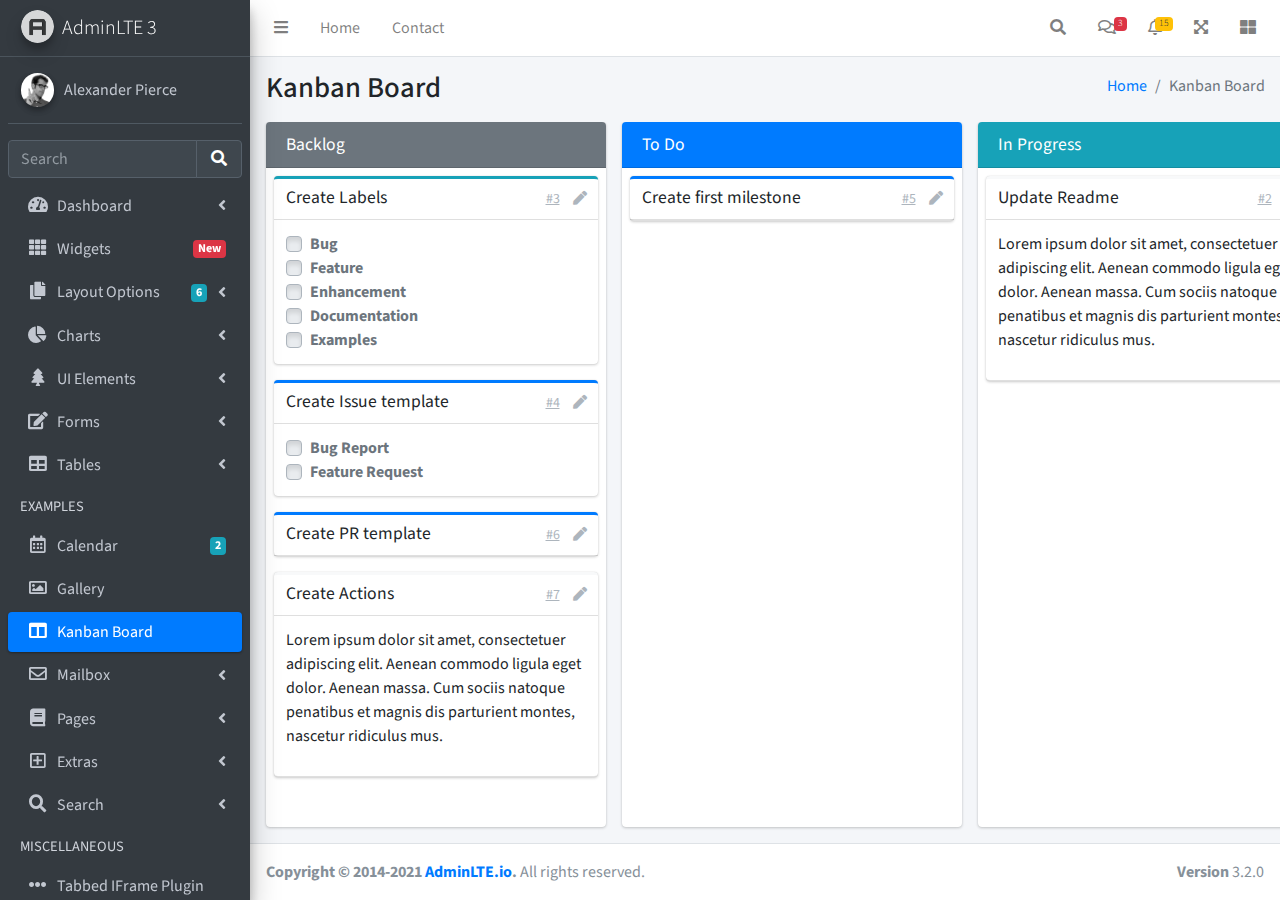
<file: www/main/pages/kanban.html>
<!DOCTYPE html>
<html lang="en">
<head>
  <meta charset="utf-8">
  <meta name="viewport" content="width=device-width, initial-scale=1">
  <title>AdminLTE 3 | Kanban Board</title>

  <!-- Google Font: Source Sans Pro -->
  <link rel="stylesheet" href="https://fonts.googleapis.com/css?family=Source+Sans+Pro:300,400,400i,700&display=fallback">
  <!-- Font Awesome -->
  <link rel="stylesheet" href="../plugins/fontawesome-free/css/all.min.css">
  <!-- Ekko Lightbox -->
  <link rel="stylesheet" href="../plugins/ekko-lightbox/ekko-lightbox.css">
  <!-- Theme style -->
  <link rel="stylesheet" href="../dist/css/adminlte.min.css">
  <!-- overlayScrollbars -->
  <link rel="stylesheet" href="../plugins/overlayScrollbars/css/OverlayScrollbars.min.css">
</head>
<body class="hold-transition sidebar-mini layout-fixed">
<div class="wrapper">
  <!-- Navbar -->
  <nav class="main-header navbar navbar-expand navbar-white navbar-light">
    <!-- Left navbar links -->
    <ul class="navbar-nav">
      <li class="nav-item">
        <a class="nav-link" data-widget="pushmenu" href="#" role="button"><i class="fas fa-bars"></i></a>
      </li>
      <li class="nav-item d-none d-sm-inline-block">
        <a href="../index3.html" class="nav-link">Home</a>
      </li>
      <li class="nav-item d-none d-sm-inline-block">
        <a href="#" class="nav-link">Contact</a>
      </li>
    </ul>

    <!-- Right navbar links -->
    <ul class="navbar-nav ml-auto">
      <!-- Navbar Search -->
      <li class="nav-item">
        <a class="nav-link" data-widget="navbar-search" href="#" role="button">
          <i class="fas fa-search"></i>
        </a>
        <div class="navbar-search-block">
          <form class="form-inline">
            <div class="input-group input-group-sm">
              <input class="form-control form-control-navbar" type="search" placeholder="Search" aria-label="Search">
              <div class="input-group-append">
                <button class="btn btn-navbar" type="submit">
                  <i class="fas fa-search"></i>
                </button>
                <button class="btn btn-navbar" type="button" data-widget="navbar-search">
                  <i class="fas fa-times"></i>
                </button>
              </div>
            </div>
          </form>
        </div>
      </li>

      <!-- Messages Dropdown Menu -->
      <li class="nav-item dropdown">
        <a class="nav-link" data-toggle="dropdown" href="#">
          <i class="far fa-comments"></i>
          <span class="badge badge-danger navbar-badge">3</span>
        </a>
        <div class="dropdown-menu dropdown-menu-lg dropdown-menu-right">
          <a href="#" class="dropdown-item">
            <!-- Message Start -->
            <div class="media">
              <img src="../dist/img/user1-128x128.jpg" alt="User Avatar" class="img-size-50 mr-3 img-circle">
              <div class="media-body">
                <h3 class="dropdown-item-title">
                  Brad Diesel
                  <span class="float-right text-sm text-danger"><i class="fas fa-star"></i></span>
                </h3>
                <p class="text-sm">Call me whenever you can...</p>
                <p class="text-sm text-muted"><i class="far fa-clock mr-1"></i> 4 Hours Ago</p>
              </div>
            </div>
            <!-- Message End -->
          </a>
          <div class="dropdown-divider"></div>
          <a href="#" class="dropdown-item">
            <!-- Message Start -->
            <div class="media">
              <img src="../dist/img/user8-128x128.jpg" alt="User Avatar" class="img-size-50 img-circle mr-3">
              <div class="media-body">
                <h3 class="dropdown-item-title">
                  John Pierce
                  <span class="float-right text-sm text-muted"><i class="fas fa-star"></i></span>
                </h3>
                <p class="text-sm">I got your message bro</p>
                <p class="text-sm text-muted"><i class="far fa-clock mr-1"></i> 4 Hours Ago</p>
              </div>
            </div>
            <!-- Message End -->
          </a>
          <div class="dropdown-divider"></div>
          <a href="#" class="dropdown-item">
            <!-- Message Start -->
            <div class="media">
              <img src="../dist/img/user3-128x128.jpg" alt="User Avatar" class="img-size-50 img-circle mr-3">
              <div class="media-body">
                <h3 class="dropdown-item-title">
                  Nora Silvester
                  <span class="float-right text-sm text-warning"><i class="fas fa-star"></i></span>
                </h3>
                <p class="text-sm">The subject goes here</p>
                <p class="text-sm text-muted"><i class="far fa-clock mr-1"></i> 4 Hours Ago</p>
              </div>
            </div>
            <!-- Message End -->
          </a>
          <div class="dropdown-divider"></div>
          <a href="#" class="dropdown-item dropdown-footer">See All Messages</a>
        </div>
      </li>
      <!-- Notifications Dropdown Menu -->
      <li class="nav-item dropdown">
        <a class="nav-link" data-toggle="dropdown" href="#">
          <i class="far fa-bell"></i>
          <span class="badge badge-warning navbar-badge">15</span>
        </a>
        <div class="dropdown-menu dropdown-menu-lg dropdown-menu-right">
          <span class="dropdown-item dropdown-header">15 Notifications</span>
          <div class="dropdown-divider"></div>
          <a href="#" class="dropdown-item">
            <i class="fas fa-envelope mr-2"></i> 4 new messages
            <span class="float-right text-muted text-sm">3 mins</span>
          </a>
          <div class="dropdown-divider"></div>
          <a href="#" class="dropdown-item">
            <i class="fas fa-users mr-2"></i> 8 friend requests
            <span class="float-right text-muted text-sm">12 hours</span>
          </a>
          <div class="dropdown-divider"></div>
          <a href="#" class="dropdown-item">
            <i class="fas fa-file mr-2"></i> 3 new reports
            <span class="float-right text-muted text-sm">2 days</span>
          </a>
          <div class="dropdown-divider"></div>
          <a href="#" class="dropdown-item dropdown-footer">See All Notifications</a>
        </div>
      </li>
      <li class="nav-item">
        <a class="nav-link" data-widget="fullscreen" href="#" role="button">
          <i class="fas fa-expand-arrows-alt"></i>
        </a>
      </li>
      <li class="nav-item">
        <a class="nav-link" data-widget="control-sidebar" data-slide="true" href="#" role="button">
          <i class="fas fa-th-large"></i>
        </a>
      </li>
    </ul>
  </nav>
  <!-- /.navbar -->

  <!-- Main Sidebar Container -->
  <aside class="main-sidebar sidebar-dark-primary elevation-4">
    <!-- Brand Logo -->
    <a href="../index3.html" class="brand-link">
      <img src="../dist/img/AdminLTELogo.png" alt="AdminLTE Logo" class="brand-image img-circle elevation-3" style="opacity: .8">
      <span class="brand-text font-weight-light">AdminLTE 3</span>
    </a>

    <!-- Sidebar -->
    <div class="sidebar">
      <!-- Sidebar user panel (optional) -->
      <div class="user-panel mt-3 pb-3 mb-3 d-flex">
        <div class="image">
          <img src="../dist/img/user2-160x160.jpg" class="img-circle elevation-2" alt="User Image">
        </div>
        <div class="info">
          <a href="#" class="d-block">Alexander Pierce</a>
        </div>
      </div>

      <!-- SidebarSearch Form -->
      <div class="form-inline">
        <div class="input-group" data-widget="sidebar-search">
          <input class="form-control form-control-sidebar" type="search" placeholder="Search" aria-label="Search">
          <div class="input-group-append">
            <button class="btn btn-sidebar">
              <i class="fas fa-search fa-fw"></i>
            </button>
          </div>
        </div>
      </div>

      <!-- Sidebar Menu -->
      <nav class="mt-2">
        <ul class="nav nav-pills nav-sidebar flex-column" data-widget="treeview" role="menu" data-accordion="false">
          <!-- Add icons to the links using the .nav-icon class
               with font-awesome or any other icon font library -->
          <li class="nav-item">
            <a href="#" class="nav-link">
              <i class="nav-icon fas fa-tachometer-alt"></i>
              <p>
                Dashboard
                <i class="right fas fa-angle-left"></i>
              </p>
            </a>
            <ul class="nav nav-treeview">
              <li class="nav-item">
                <a href="../index.html" class="nav-link">
                  <i class="far fa-circle nav-icon"></i>
                  <p>Dashboard v1</p>
                </a>
              </li>
              <li class="nav-item">
                <a href="../index2.html" class="nav-link">
                  <i class="far fa-circle nav-icon"></i>
                  <p>Dashboard v2</p>
                </a>
              </li>
              <li class="nav-item">
                <a href="../index3.html" class="nav-link">
                  <i class="far fa-circle nav-icon"></i>
                  <p>Dashboard v3</p>
                </a>
              </li>
            </ul>
          </li>
          <li class="nav-item">
            <a href="widgets.html" class="nav-link">
              <i class="nav-icon fas fa-th"></i>
              <p>
                Widgets
                <span class="right badge badge-danger">New</span>
              </p>
            </a>
          </li>
          <li class="nav-item">
            <a href="#" class="nav-link">
              <i class="nav-icon fas fa-copy"></i>
              <p>
                Layout Options
                <i class="fas fa-angle-left right"></i>
                <span class="badge badge-info right">6</span>
              </p>
            </a>
            <ul class="nav nav-treeview">
              <li class="nav-item">
                <a href="layout/top-nav.html" class="nav-link">
                  <i class="far fa-circle nav-icon"></i>
                  <p>Top Navigation</p>
                </a>
              </li>
              <li class="nav-item">
                <a href="layout/top-nav-sidebar.html" class="nav-link">
                  <i class="far fa-circle nav-icon"></i>
                  <p>Top Navigation + Sidebar</p>
                </a>
              </li>
              <li class="nav-item">
                <a href="layout/boxed.html" class="nav-link">
                  <i class="far fa-circle nav-icon"></i>
                  <p>Boxed</p>
                </a>
              </li>
              <li class="nav-item">
                <a href="layout/fixed-sidebar.html" class="nav-link">
                  <i class="far fa-circle nav-icon"></i>
                  <p>Fixed Sidebar</p>
                </a>
              </li>
              <li class="nav-item">
                <a href="layout/fixed-sidebar-custom.html" class="nav-link">
                  <i class="far fa-circle nav-icon"></i>
                  <p>Fixed Sidebar <small>+ Custom Area</small></p>
                </a>
              </li>
              <li class="nav-item">
                <a href="layout/fixed-topnav.html" class="nav-link">
                  <i class="far fa-circle nav-icon"></i>
                  <p>Fixed Navbar</p>
                </a>
              </li>
              <li class="nav-item">
                <a href="layout/fixed-footer.html" class="nav-link">
                  <i class="far fa-circle nav-icon"></i>
                  <p>Fixed Footer</p>
                </a>
              </li>
              <li class="nav-item">
                <a href="layout/collapsed-sidebar.html" class="nav-link">
                  <i class="far fa-circle nav-icon"></i>
                  <p>Collapsed Sidebar</p>
                </a>
              </li>
            </ul>
          </li>
          <li class="nav-item">
            <a href="#" class="nav-link">
              <i class="nav-icon fas fa-chart-pie"></i>
              <p>
                Charts
                <i class="right fas fa-angle-left"></i>
              </p>
            </a>
            <ul class="nav nav-treeview">
              <li class="nav-item">
                <a href="charts/chartjs.html" class="nav-link">
                  <i class="far fa-circle nav-icon"></i>
                  <p>ChartJS</p>
                </a>
              </li>
              <li class="nav-item">
                <a href="charts/flot.html" class="nav-link">
                  <i class="far fa-circle nav-icon"></i>
                  <p>Flot</p>
                </a>
              </li>
              <li class="nav-item">
                <a href="charts/inline.html" class="nav-link">
                  <i class="far fa-circle nav-icon"></i>
                  <p>Inline</p>
                </a>
              </li>
              <li class="nav-item">
                <a href="charts/uplot.html" class="nav-link">
                  <i class="far fa-circle nav-icon"></i>
                  <p>uPlot</p>
                </a>
              </li>
            </ul>
          </li>
          <li class="nav-item">
            <a href="#" class="nav-link">
              <i class="nav-icon fas fa-tree"></i>
              <p>
                UI Elements
                <i class="fas fa-angle-left right"></i>
              </p>
            </a>
            <ul class="nav nav-treeview">
              <li class="nav-item">
                <a href="UI/general.html" class="nav-link">
                  <i class="far fa-circle nav-icon"></i>
                  <p>General</p>
                </a>
              </li>
              <li class="nav-item">
                <a href="UI/icons.html" class="nav-link">
                  <i class="far fa-circle nav-icon"></i>
                  <p>Icons</p>
                </a>
              </li>
              <li class="nav-item">
                <a href="UI/buttons.html" class="nav-link">
                  <i class="far fa-circle nav-icon"></i>
                  <p>Buttons</p>
                </a>
              </li>
              <li class="nav-item">
                <a href="UI/sliders.html" class="nav-link">
                  <i class="far fa-circle nav-icon"></i>
                  <p>Sliders</p>
                </a>
              </li>
              <li class="nav-item">
                <a href="UI/modals.html" class="nav-link">
                  <i class="far fa-circle nav-icon"></i>
                  <p>Modals & Alerts</p>
                </a>
              </li>
              <li class="nav-item">
                <a href="UI/navbar.html" class="nav-link">
                  <i class="far fa-circle nav-icon"></i>
                  <p>Navbar & Tabs</p>
                </a>
              </li>
              <li class="nav-item">
                <a href="UI/timeline.html" class="nav-link">
                  <i class="far fa-circle nav-icon"></i>
                  <p>Timeline</p>
                </a>
              </li>
              <li class="nav-item">
                <a href="UI/ribbons.html" class="nav-link">
                  <i class="far fa-circle nav-icon"></i>
                  <p>Ribbons</p>
                </a>
              </li>
            </ul>
          </li>
          <li class="nav-item">
            <a href="#" class="nav-link">
              <i class="nav-icon fas fa-edit"></i>
              <p>
                Forms
                <i class="fas fa-angle-left right"></i>
              </p>
            </a>
            <ul class="nav nav-treeview">
              <li class="nav-item">
                <a href="forms/general.html" class="nav-link">
                  <i class="far fa-circle nav-icon"></i>
                  <p>General Elements</p>
                </a>
              </li>
              <li class="nav-item">
                <a href="forms/advanced.html" class="nav-link">
                  <i class="far fa-circle nav-icon"></i>
                  <p>Advanced Elements</p>
                </a>
              </li>
              <li class="nav-item">
                <a href="forms/editors.html" class="nav-link">
                  <i class="far fa-circle nav-icon"></i>
                  <p>Editors</p>
                </a>
              </li>
              <li class="nav-item">
                <a href="forms/validation.html" class="nav-link">
                  <i class="far fa-circle nav-icon"></i>
                  <p>Validation</p>
                </a>
              </li>
            </ul>
          </li>
          <li class="nav-item">
            <a href="#" class="nav-link">
              <i class="nav-icon fas fa-table"></i>
              <p>
                Tables
                <i class="fas fa-angle-left right"></i>
              </p>
            </a>
            <ul class="nav nav-treeview">
              <li class="nav-item">
                <a href="tables/simple.html" class="nav-link">
                  <i class="far fa-circle nav-icon"></i>
                  <p>Simple Tables</p>
                </a>
              </li>
              <li class="nav-item">
                <a href="tables/data.html" class="nav-link">
                  <i class="far fa-circle nav-icon"></i>
                  <p>DataTables</p>
                </a>
              </li>
              <li class="nav-item">
                <a href="tables/jsgrid.html" class="nav-link">
                  <i class="far fa-circle nav-icon"></i>
                  <p>jsGrid</p>
                </a>
              </li>
            </ul>
          </li>
          <li class="nav-header">EXAMPLES</li>
          <li class="nav-item">
            <a href="calendar.html" class="nav-link">
              <i class="nav-icon far fa-calendar-alt"></i>
              <p>
                Calendar
                <span class="badge badge-info right">2</span>
              </p>
            </a>
          </li>
          <li class="nav-item">
            <a href="gallery.html" class="nav-link">
              <i class="nav-icon far fa-image"></i>
              <p>
                Gallery
              </p>
            </a>
          </li>
          <li class="nav-item">
            <a href="kanban.html" class="nav-link active">
              <i class="nav-icon fas fa-columns"></i>
              <p>
                Kanban Board
              </p>
            </a>
          </li>
          <li class="nav-item">
            <a href="#" class="nav-link">
              <i class="nav-icon far fa-envelope"></i>
              <p>
                Mailbox
                <i class="fas fa-angle-left right"></i>
              </p>
            </a>
            <ul class="nav nav-treeview">
              <li class="nav-item">
                <a href="mailbox/mailbox.html" class="nav-link">
                  <i class="far fa-circle nav-icon"></i>
                  <p>Inbox</p>
                </a>
              </li>
              <li class="nav-item">
                <a href="mailbox/compose.html" class="nav-link">
                  <i class="far fa-circle nav-icon"></i>
                  <p>Compose</p>
                </a>
              </li>
              <li class="nav-item">
                <a href="mailbox/read-mail.html" class="nav-link">
                  <i class="far fa-circle nav-icon"></i>
                  <p>Read</p>
                </a>
              </li>
            </ul>
          </li>
          <li class="nav-item">
            <a href="#" class="nav-link">
              <i class="nav-icon fas fa-book"></i>
              <p>
                Pages
                <i class="fas fa-angle-left right"></i>
              </p>
            </a>
            <ul class="nav nav-treeview">
              <li class="nav-item">
                <a href="examples/invoice.html" class="nav-link">
                  <i class="far fa-circle nav-icon"></i>
                  <p>Invoice</p>
                </a>
              </li>
              <li class="nav-item">
                <a href="examples/profile.html" class="nav-link">
                  <i class="far fa-circle nav-icon"></i>
                  <p>Profile</p>
                </a>
              </li>
              <li class="nav-item">
                <a href="examples/e-commerce.html" class="nav-link">
                  <i class="far fa-circle nav-icon"></i>
                  <p>E-commerce</p>
                </a>
              </li>
              <li class="nav-item">
                <a href="examples/projects.html" class="nav-link">
                  <i class="far fa-circle nav-icon"></i>
                  <p>Projects</p>
                </a>
              </li>
              <li class="nav-item">
                <a href="examples/project-add.html" class="nav-link">
                  <i class="far fa-circle nav-icon"></i>
                  <p>Project Add</p>
                </a>
              </li>
              <li class="nav-item">
                <a href="examples/project-edit.html" class="nav-link">
                  <i class="far fa-circle nav-icon"></i>
                  <p>Project Edit</p>
                </a>
              </li>
              <li class="nav-item">
                <a href="examples/project-detail.html" class="nav-link">
                  <i class="far fa-circle nav-icon"></i>
                  <p>Project Detail</p>
                </a>
              </li>
              <li class="nav-item">
                <a href="examples/contacts.html" class="nav-link">
                  <i class="far fa-circle nav-icon"></i>
                  <p>Contacts</p>
                </a>
              </li>
              <li class="nav-item">
                <a href="examples/faq.html" class="nav-link">
                  <i class="far fa-circle nav-icon"></i>
                  <p>FAQ</p>
                </a>
              </li>
              <li class="nav-item">
                <a href="examples/contact-us.html" class="nav-link">
                  <i class="far fa-circle nav-icon"></i>
                  <p>Contact us</p>
                </a>
              </li>
            </ul>
          </li>
          <li class="nav-item">
            <a href="#" class="nav-link">
              <i class="nav-icon far fa-plus-square"></i>
              <p>
                Extras
                <i class="fas fa-angle-left right"></i>
              </p>
            </a>
            <ul class="nav nav-treeview">
              <li class="nav-item">
                <a href="#" class="nav-link">
                  <i class="far fa-circle nav-icon"></i>
                  <p>
                    Login & Register v1
                    <i class="fas fa-angle-left right"></i>
                  </p>
                </a>
                <ul class="nav nav-treeview">
                  <li class="nav-item">
                    <a href="examples/login.html" class="nav-link">
                      <i class="far fa-circle nav-icon"></i>
                      <p>Login v1</p>
                    </a>
                  </li>
                  <li class="nav-item">
                    <a href="examples/register.html" class="nav-link">
                      <i class="far fa-circle nav-icon"></i>
                      <p>Register v1</p>
                    </a>
                  </li>
                  <li class="nav-item">
                    <a href="examples/forgot-password.html" class="nav-link">
                      <i class="far fa-circle nav-icon"></i>
                      <p>Forgot Password v1</p>
                    </a>
                  </li>
                  <li class="nav-item">
                    <a href="examples/recover-password.html" class="nav-link">
                      <i class="far fa-circle nav-icon"></i>
                      <p>Recover Password v1</p>
                    </a>
                  </li>
                </ul>
              </li>
              <li class="nav-item">
                <a href="#" class="nav-link">
                  <i class="far fa-circle nav-icon"></i>
                  <p>
                    Login & Register v2
                    <i class="fas fa-angle-left right"></i>
                  </p>
                </a>
                <ul class="nav nav-treeview">
                  <li class="nav-item">
                    <a href="examples/login-v2.html" class="nav-link">
                      <i class="far fa-circle nav-icon"></i>
                      <p>Login v2</p>
                    </a>
                  </li>
                  <li class="nav-item">
                    <a href="examples/register-v2.html" class="nav-link">
                      <i class="far fa-circle nav-icon"></i>
                      <p>Register v2</p>
                    </a>
                  </li>
                  <li class="nav-item">
                    <a href="examples/forgot-password-v2.html" class="nav-link">
                      <i class="far fa-circle nav-icon"></i>
                      <p>Forgot Password v2</p>
                    </a>
                  </li>
                  <li class="nav-item">
                    <a href="examples/recover-password-v2.html" class="nav-link">
                      <i class="far fa-circle nav-icon"></i>
                      <p>Recover Password v2</p>
                    </a>
                  </li>
                </ul>
              </li>
              <li class="nav-item">
                <a href="examples/lockscreen.html" class="nav-link">
                  <i class="far fa-circle nav-icon"></i>
                  <p>Lockscreen</p>
                </a>
              </li>
              <li class="nav-item">
                <a href="examples/legacy-user-menu.html" class="nav-link">
                  <i class="far fa-circle nav-icon"></i>
                  <p>Legacy User Menu</p>
                </a>
              </li>
              <li class="nav-item">
                <a href="examples/language-menu.html" class="nav-link">
                  <i class="far fa-circle nav-icon"></i>
                  <p>Language Menu</p>
                </a>
              </li>
              <li class="nav-item">
                <a href="examples/404.html" class="nav-link">
                  <i class="far fa-circle nav-icon"></i>
                  <p>Error 404</p>
                </a>
              </li>
              <li class="nav-item">
                <a href="examples/500.html" class="nav-link">
                  <i class="far fa-circle nav-icon"></i>
                  <p>Error 500</p>
                </a>
              </li>
              <li class="nav-item">
                <a href="examples/pace.html" class="nav-link">
                  <i class="far fa-circle nav-icon"></i>
                  <p>Pace</p>
                </a>
              </li>
              <li class="nav-item">
                <a href="examples/blank.html" class="nav-link">
                  <i class="far fa-circle nav-icon"></i>
                  <p>Blank Page</p>
                </a>
              </li>
              <li class="nav-item">
                <a href="../starter.html" class="nav-link">
                  <i class="far fa-circle nav-icon"></i>
                  <p>Starter Page</p>
                </a>
              </li>
            </ul>
          </li>
          <li class="nav-item">
            <a href="#" class="nav-link">
              <i class="nav-icon fas fa-search"></i>
              <p>
                Search
                <i class="fas fa-angle-left right"></i>
              </p>
            </a>
            <ul class="nav nav-treeview">
              <li class="nav-item">
                <a href="search/simple.html" class="nav-link">
                  <i class="far fa-circle nav-icon"></i>
                  <p>Simple Search</p>
                </a>
              </li>
              <li class="nav-item">
                <a href="search/enhanced.html" class="nav-link">
                  <i class="far fa-circle nav-icon"></i>
                  <p>Enhanced</p>
                </a>
              </li>
            </ul>
          </li>
          <li class="nav-header">MISCELLANEOUS</li>
          <li class="nav-item">
            <a href="../iframe.html" class="nav-link">
              <i class="nav-icon fas fa-ellipsis-h"></i>
              <p>Tabbed IFrame Plugin</p>
            </a>
          </li>
          <li class="nav-item">
            <a href="https://adminlte.io/docs/3.1/" class="nav-link">
              <i class="nav-icon fas fa-file"></i>
              <p>Documentation</p>
            </a>
          </li>
          <li class="nav-header">MULTI LEVEL EXAMPLE</li>
          <li class="nav-item">
            <a href="#" class="nav-link">
              <i class="fas fa-circle nav-icon"></i>
              <p>Level 1</p>
            </a>
          </li>
          <li class="nav-item">
            <a href="#" class="nav-link">
              <i class="nav-icon fas fa-circle"></i>
              <p>
                Level 1
                <i class="right fas fa-angle-left"></i>
              </p>
            </a>
            <ul class="nav nav-treeview">
              <li class="nav-item">
                <a href="#" class="nav-link">
                  <i class="far fa-circle nav-icon"></i>
                  <p>Level 2</p>
                </a>
              </li>
              <li class="nav-item">
                <a href="#" class="nav-link">
                  <i class="far fa-circle nav-icon"></i>
                  <p>
                    Level 2
                    <i class="right fas fa-angle-left"></i>
                  </p>
                </a>
                <ul class="nav nav-treeview">
                  <li class="nav-item">
                    <a href="#" class="nav-link">
                      <i class="far fa-dot-circle nav-icon"></i>
                      <p>Level 3</p>
                    </a>
                  </li>
                  <li class="nav-item">
                    <a href="#" class="nav-link">
                      <i class="far fa-dot-circle nav-icon"></i>
                      <p>Level 3</p>
                    </a>
                  </li>
                  <li class="nav-item">
                    <a href="#" class="nav-link">
                      <i class="far fa-dot-circle nav-icon"></i>
                      <p>Level 3</p>
                    </a>
                  </li>
                </ul>
              </li>
              <li class="nav-item">
                <a href="#" class="nav-link">
                  <i class="far fa-circle nav-icon"></i>
                  <p>Level 2</p>
                </a>
              </li>
            </ul>
          </li>
          <li class="nav-item">
            <a href="#" class="nav-link">
              <i class="fas fa-circle nav-icon"></i>
              <p>Level 1</p>
            </a>
          </li>
          <li class="nav-header">LABELS</li>
          <li class="nav-item">
            <a href="#" class="nav-link">
              <i class="nav-icon far fa-circle text-danger"></i>
              <p class="text">Important</p>
            </a>
          </li>
          <li class="nav-item">
            <a href="#" class="nav-link">
              <i class="nav-icon far fa-circle text-warning"></i>
              <p>Warning</p>
            </a>
          </li>
          <li class="nav-item">
            <a href="#" class="nav-link">
              <i class="nav-icon far fa-circle text-info"></i>
              <p>Informational</p>
            </a>
          </li>
        </ul>
      </nav>
      <!-- /.sidebar-menu -->
    </div>
    <!-- /.sidebar -->
  </aside>

  <!-- Content Wrapper. Contains page content -->
  <div class="content-wrapper kanban">
    <section class="content-header">
      <div class="container-fluid">
        <div class="row">
          <div class="col-sm-6">
            <h1>Kanban Board</h1>
          </div>
          <div class="col-sm-6 d-none d-sm-block">
            <ol class="breadcrumb float-sm-right">
              <li class="breadcrumb-item"><a href="#">Home</a></li>
              <li class="breadcrumb-item active">Kanban Board</li>
            </ol>
          </div>
        </div>
      </div>
    </section>

    <section class="content pb-3">
      <div class="container-fluid h-100">
        <div class="card card-row card-secondary">
          <div class="card-header">
            <h3 class="card-title">
              Backlog
            </h3>
          </div>
          <div class="card-body">
            <div class="card card-info card-outline">
              <div class="card-header">
                <h5 class="card-title">Create Labels</h5>
                <div class="card-tools">
                  <a href="#" class="btn btn-tool btn-link">#3</a>
                  <a href="#" class="btn btn-tool">
                    <i class="fas fa-pen"></i>
                  </a>
                </div>
              </div>
              <div class="card-body">
                <div class="custom-control custom-checkbox">
                  <input class="custom-control-input" type="checkbox" id="customCheckbox1" disabled>
                  <label for="customCheckbox1" class="custom-control-label">Bug</label>
                </div>
                <div class="custom-control custom-checkbox">
                  <input class="custom-control-input" type="checkbox" id="customCheckbox2" disabled>
                  <label for="customCheckbox2" class="custom-control-label">Feature</label>
                </div>
                <div class="custom-control custom-checkbox">
                  <input class="custom-control-input" type="checkbox" id="customCheckbox3" disabled>
                  <label for="customCheckbox3" class="custom-control-label">Enhancement</label>
                </div>
                <div class="custom-control custom-checkbox">
                  <input class="custom-control-input" type="checkbox" id="customCheckbox4" disabled>
                  <label for="customCheckbox4" class="custom-control-label">Documentation</label>
                </div>
                <div class="custom-control custom-checkbox">
                  <input class="custom-control-input" type="checkbox" id="customCheckbox5" disabled>
                  <label for="customCheckbox5" class="custom-control-label">Examples</label>
                </div>
              </div>
            </div>
            <div class="card card-primary card-outline">
              <div class="card-header">
                <h5 class="card-title">Create Issue template</h5>
                <div class="card-tools">
                  <a href="#" class="btn btn-tool btn-link">#4</a>
                  <a href="#" class="btn btn-tool">
                    <i class="fas fa-pen"></i>
                  </a>
                </div>
              </div>
              <div class="card-body">
                <div class="custom-control custom-checkbox">
                  <input class="custom-control-input" type="checkbox" id="customCheckbox1_1" disabled>
                  <label for="customCheckbox1_1" class="custom-control-label">Bug Report</label>
                </div>
                <div class="custom-control custom-checkbox">
                  <input class="custom-control-input" type="checkbox" id="customCheckbox1_2" disabled>
                  <label for="customCheckbox1_2" class="custom-control-label">Feature Request</label>
                </div>
              </div>
            </div>
            <div class="card card-primary card-outline">
              <div class="card-header">
                <h5 class="card-title">Create PR template</h5>
                <div class="card-tools">
                  <a href="#" class="btn btn-tool btn-link">#6</a>
                  <a href="#" class="btn btn-tool">
                    <i class="fas fa-pen"></i>
                  </a>
                </div>
              </div>
            </div>
            <div class="card card-light card-outline">
              <div class="card-header">
                <h5 class="card-title">Create Actions</h5>
                <div class="card-tools">
                  <a href="#" class="btn btn-tool btn-link">#7</a>
                  <a href="#" class="btn btn-tool">
                    <i class="fas fa-pen"></i>
                  </a>
                </div>

              </div>
              <div class="card-body">
                <p>
                  Lorem ipsum dolor sit amet, consectetuer adipiscing elit.
                  Aenean commodo ligula eget dolor. Aenean massa.
                  Cum sociis natoque penatibus et magnis dis parturient montes,
                  nascetur ridiculus mus.
                </p>
              </div>
            </div>
          </div>
        </div>
        <div class="card card-row card-primary">
          <div class="card-header">
            <h3 class="card-title">
              To Do
            </h3>
          </div>
          <div class="card-body">
            <div class="card card-primary card-outline">
              <div class="card-header">
                <h5 class="card-title">Create first milestone</h5>
                <div class="card-tools">
                  <a href="#" class="btn btn-tool btn-link">#5</a>
                  <a href="#" class="btn btn-tool">
                    <i class="fas fa-pen"></i>
                  </a>
                </div>
              </div>
            </div>
          </div>
        </div>
        <div class="card card-row card-default">
          <div class="card-header bg-info">
            <h3 class="card-title">
              In Progress
            </h3>
          </div>
          <div class="card-body">
            <div class="card card-light card-outline">
              <div class="card-header">
                <h5 class="card-title">Update Readme</h5>
                <div class="card-tools">
                  <a href="#" class="btn btn-tool btn-link">#2</a>
                  <a href="#" class="btn btn-tool">
                    <i class="fas fa-pen"></i>
                  </a>
                </div>
              </div>
              <div class="card-body">
                <p>
                  Lorem ipsum dolor sit amet, consectetuer adipiscing elit.
                  Aenean commodo ligula eget dolor. Aenean massa.
                  Cum sociis natoque penatibus et magnis dis parturient montes,
                  nascetur ridiculus mus.
                </p>
              </div>
            </div>
          </div>
        </div>
        <div class="card card-row card-success">
          <div class="card-header">
            <h3 class="card-title">
              Done
            </h3>
          </div>
          <div class="card-body">
            <div class="card card-primary card-outline">
              <div class="card-header">
                <h5 class="card-title">Create repo</h5>
                <div class="card-tools">
                  <a href="#" class="btn btn-tool btn-link">#1</a>
                  <a href="#" class="btn btn-tool">
                    <i class="fas fa-pen"></i>
                  </a>
                </div>
              </div>
            </div>
          </div>
        </div>
      </div>
    </section>
  </div>

  <footer class="main-footer">
    <div class="float-right d-none d-sm-block">
      <b>Version</b> 3.2.0
    </div>
    <strong>Copyright &copy; 2014-2021 <a href="https://adminlte.io">AdminLTE.io</a>.</strong> All rights reserved.
  </footer>

  <!-- Control Sidebar -->
  <aside class="control-sidebar control-sidebar-dark">
    <!-- Control sidebar content goes here -->
  </aside>
  <!-- /.control-sidebar -->
</div>
<!-- ./wrapper -->

<!-- jQuery -->
<script src="../plugins/jquery/jquery.min.js"></script>
<!-- Bootstrap -->
<script src="../plugins/bootstrap/js/bootstrap.bundle.min.js"></script>
<!-- Ekko Lightbox -->
<script src="../plugins/ekko-lightbox/ekko-lightbox.min.js"></script>
<!-- overlayScrollbars -->
<script src="../plugins/overlayScrollbars/js/jquery.overlayScrollbars.min.js"></script>
<!-- AdminLTE App -->
<script src="../dist/js/adminlte.min.js"></script>
<!-- Filterizr-->
<script src="../plugins/filterizr/jquery.filterizr.min.js"></script>
<!-- AdminLTE for demo purposes -->
<script src="../dist/js/demo.js"></script>
<!-- Page specific script -->
<script>
  $(function () {

  })
</script>
</body>
</html>
</file>
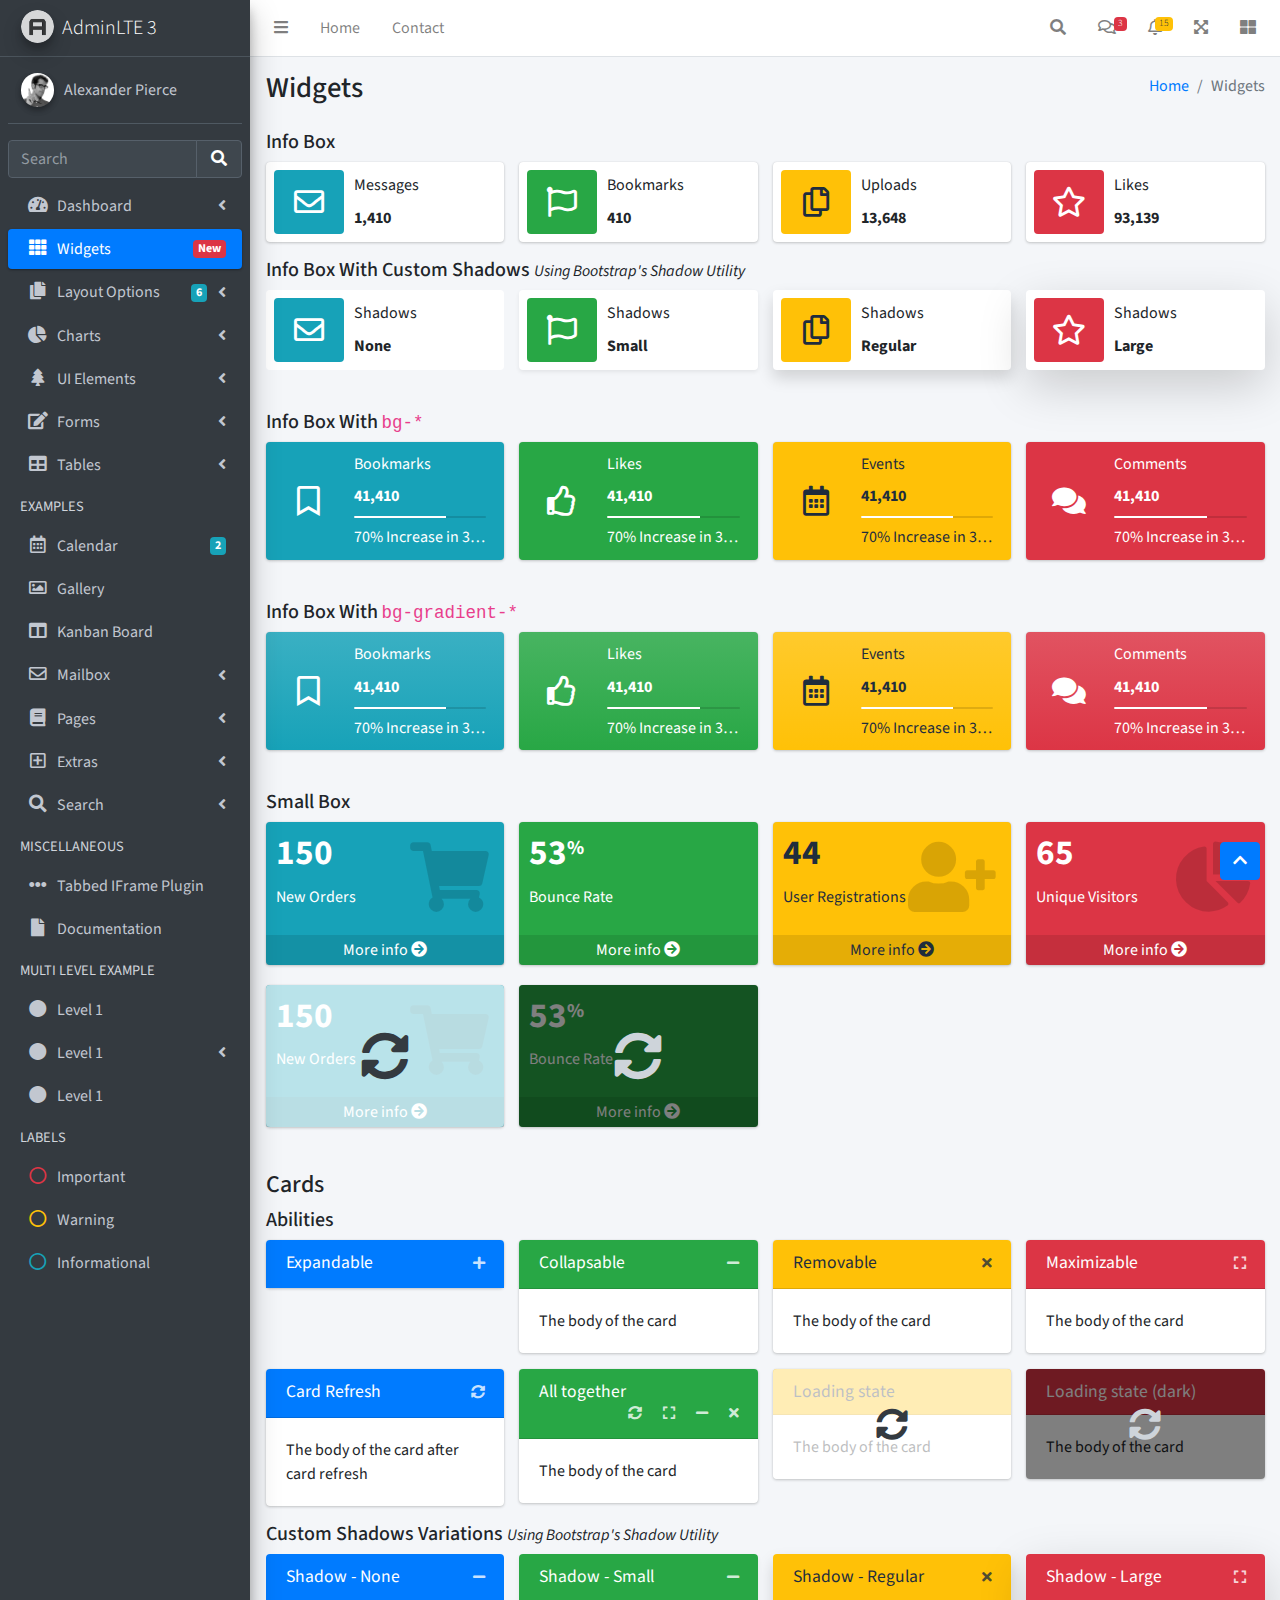
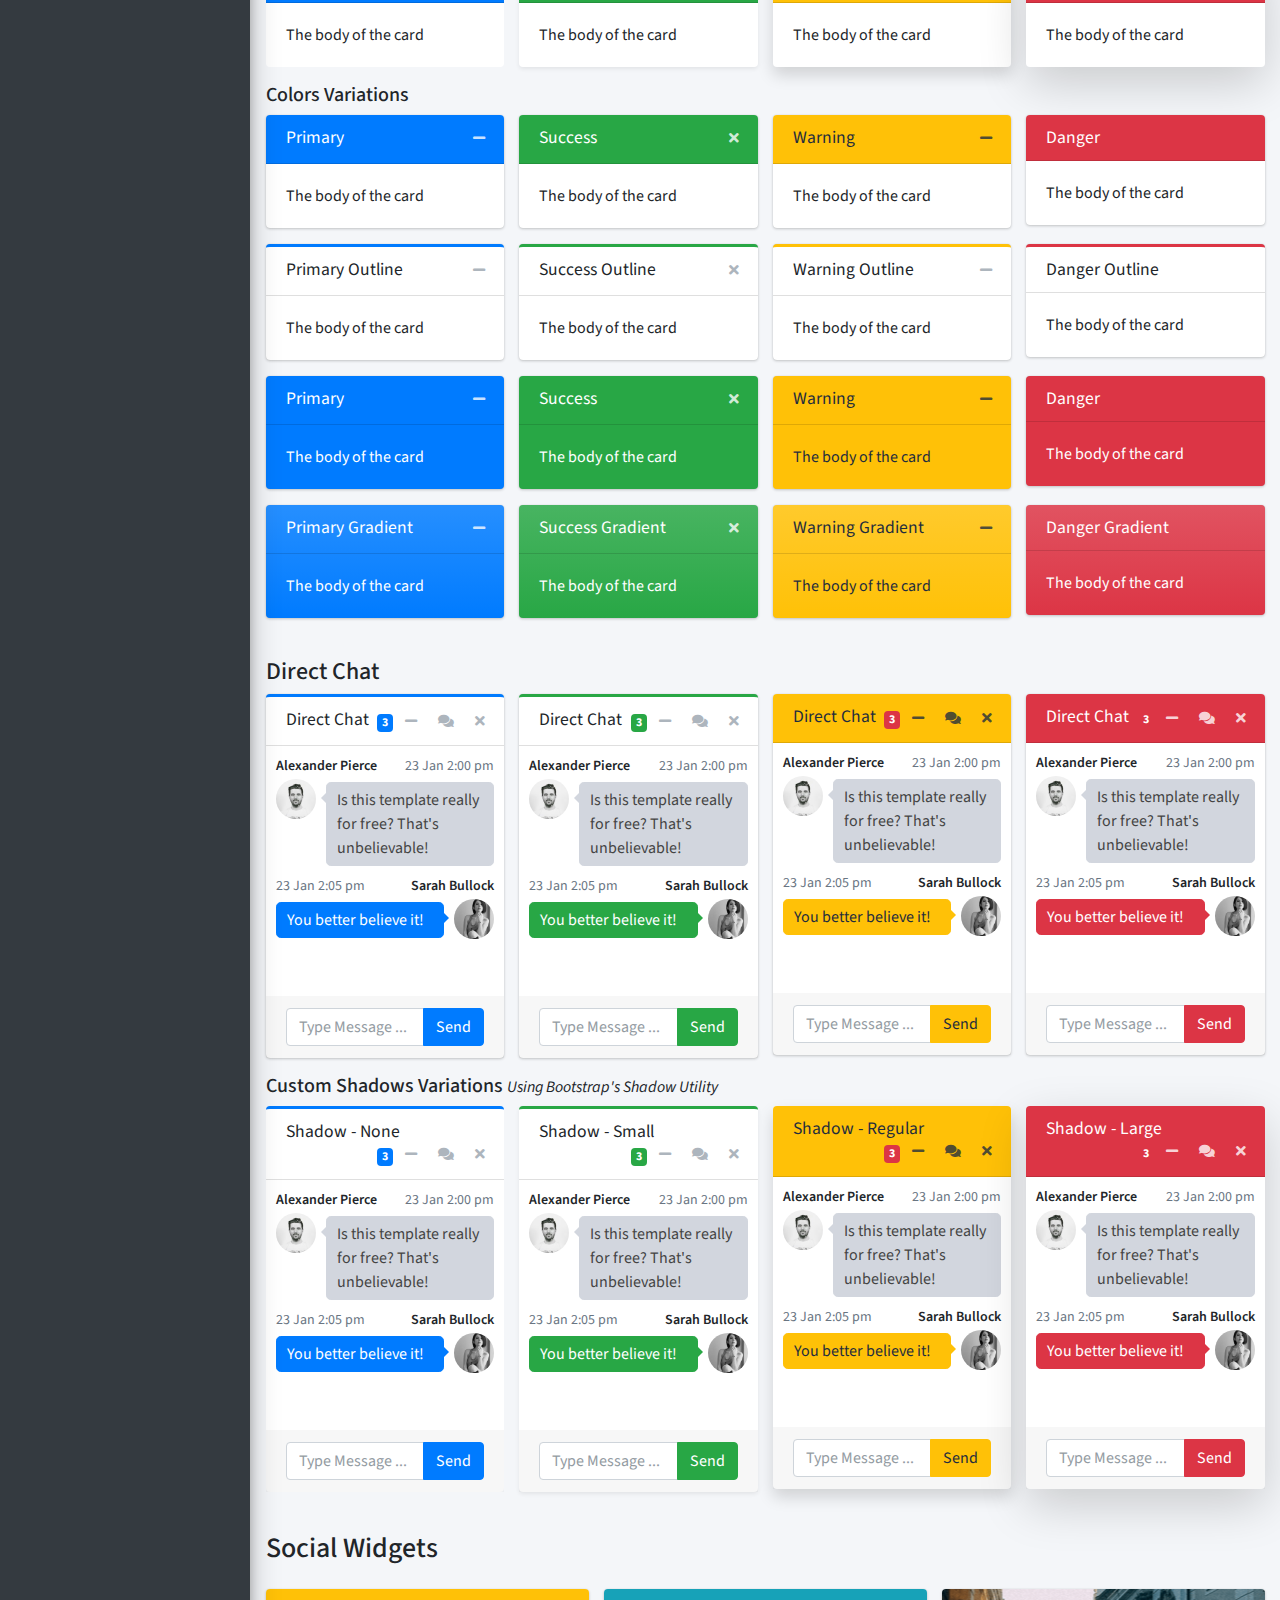
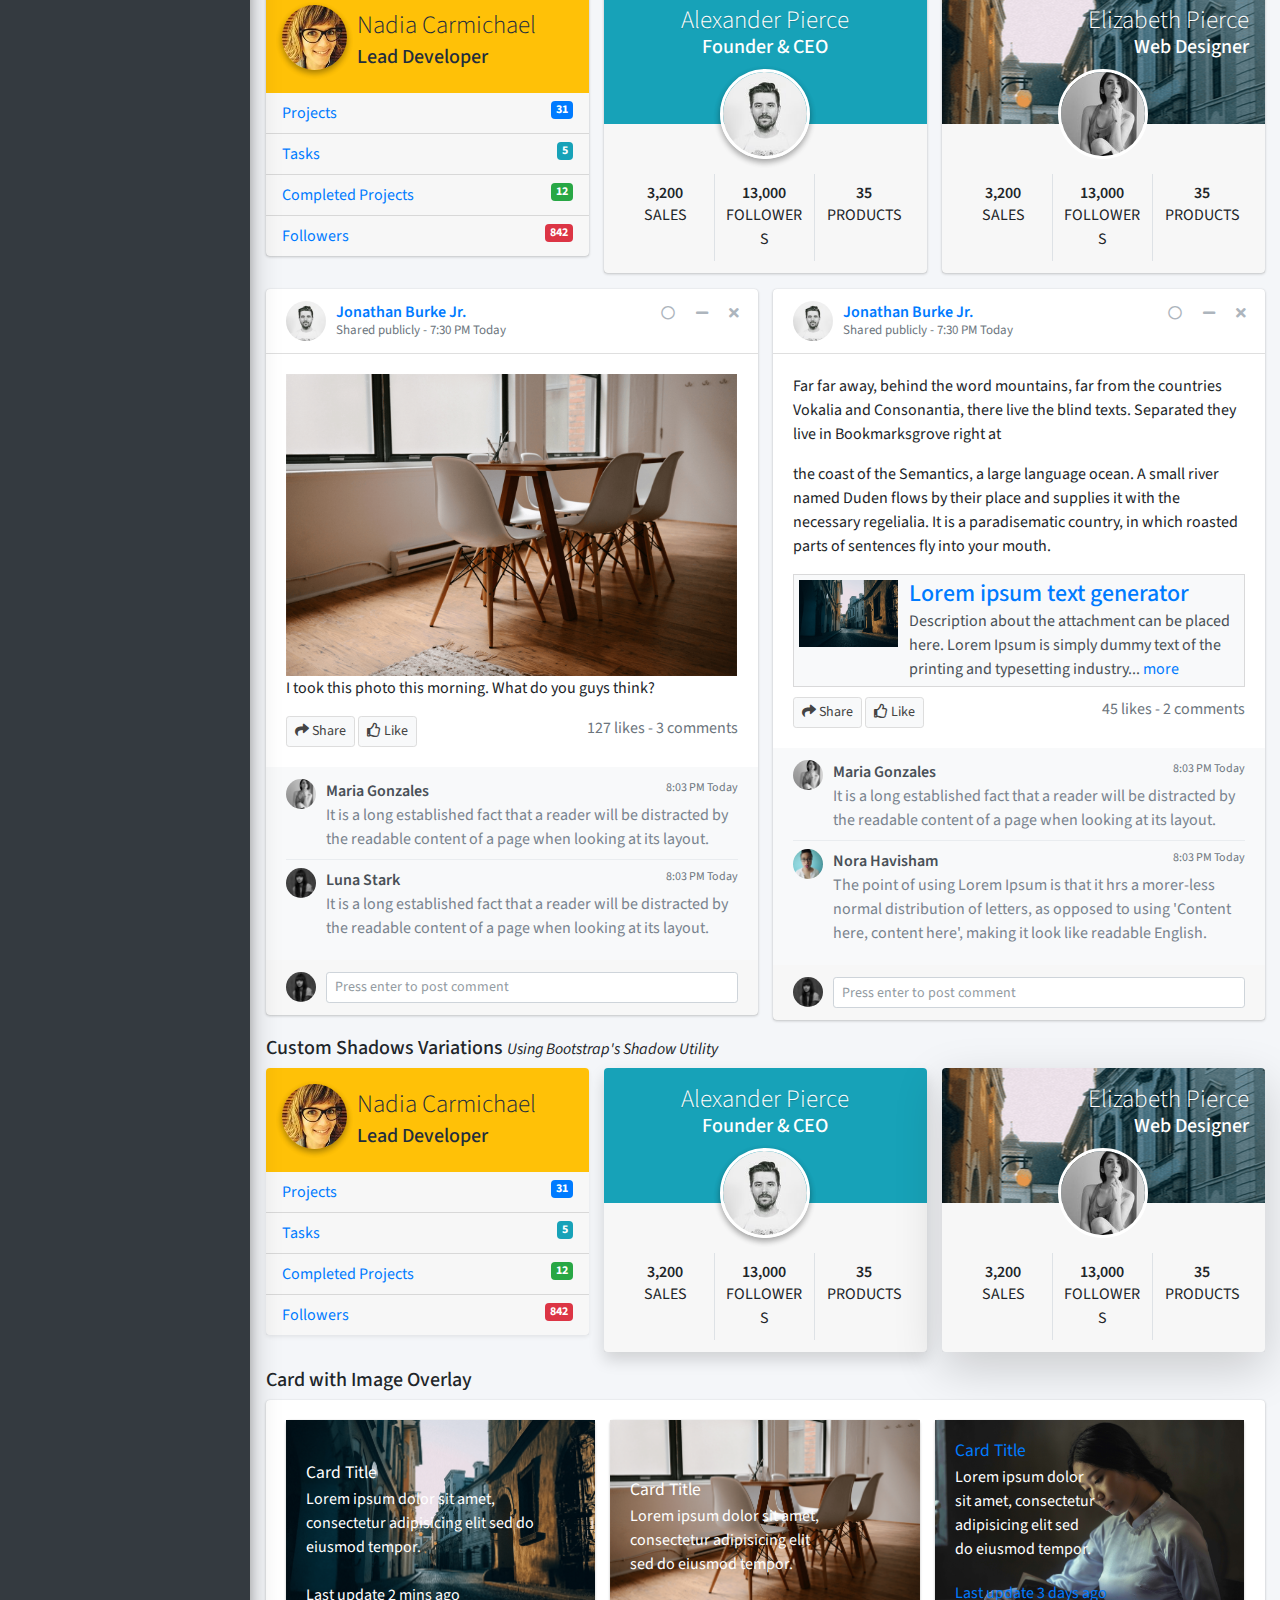
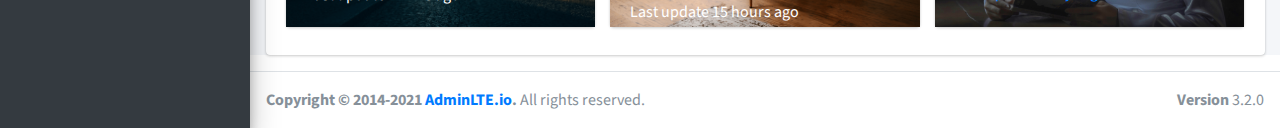
<file: www/main/pages/widgets.html>
<!DOCTYPE html>
<html lang="en">
<head>
  <meta charset="utf-8">
  <meta name="viewport" content="width=device-width, initial-scale=1">
  <title>AdminLTE 3 | Widgets</title>

  <!-- Google Font: Source Sans Pro -->
  <link rel="stylesheet" href="https://fonts.googleapis.com/css?family=Source+Sans+Pro:300,400,400i,700&display=fallback">
  <!-- Font Awesome -->
  <link rel="stylesheet" href="../plugins/fontawesome-free/css/all.min.css">
  <!-- Ionicons -->
  <link rel="stylesheet" href="https://code.ionicframework.com/ionicons/2.0.1/css/ionicons.min.css">
  <!-- Theme style -->
  <link rel="stylesheet" href="../dist/css/adminlte.min.css">
</head>
<body class="hold-transition sidebar-mini">
<div class="wrapper">
  <!-- Navbar -->
  <nav class="main-header navbar navbar-expand navbar-white navbar-light">
    <!-- Left navbar links -->
    <ul class="navbar-nav">
      <li class="nav-item">
        <a class="nav-link" data-widget="pushmenu" href="#" role="button"><i class="fas fa-bars"></i></a>
      </li>
      <li class="nav-item d-none d-sm-inline-block">
        <a href="../index3.html" class="nav-link">Home</a>
      </li>
      <li class="nav-item d-none d-sm-inline-block">
        <a href="#" class="nav-link">Contact</a>
      </li>
    </ul>

    <!-- Right navbar links -->
    <ul class="navbar-nav ml-auto">
      <!-- Navbar Search -->
      <li class="nav-item">
        <a class="nav-link" data-widget="navbar-search" href="#" role="button">
          <i class="fas fa-search"></i>
        </a>
        <div class="navbar-search-block">
          <form class="form-inline">
            <div class="input-group input-group-sm">
              <input class="form-control form-control-navbar" type="search" placeholder="Search" aria-label="Search">
              <div class="input-group-append">
                <button class="btn btn-navbar" type="submit">
                  <i class="fas fa-search"></i>
                </button>
                <button class="btn btn-navbar" type="button" data-widget="navbar-search">
                  <i class="fas fa-times"></i>
                </button>
              </div>
            </div>
          </form>
        </div>
      </li>

      <!-- Messages Dropdown Menu -->
      <li class="nav-item dropdown">
        <a class="nav-link" data-toggle="dropdown" href="#">
          <i class="far fa-comments"></i>
          <span class="badge badge-danger navbar-badge">3</span>
        </a>
        <div class="dropdown-menu dropdown-menu-lg dropdown-menu-right">
          <a href="#" class="dropdown-item">
            <!-- Message Start -->
            <div class="media">
              <img src="../dist/img/user1-128x128.jpg" alt="User Avatar" class="img-size-50 mr-3 img-circle">
              <div class="media-body">
                <h3 class="dropdown-item-title">
                  Brad Diesel
                  <span class="float-right text-sm text-danger"><i class="fas fa-star"></i></span>
                </h3>
                <p class="text-sm">Call me whenever you can...</p>
                <p class="text-sm text-muted"><i class="far fa-clock mr-1"></i> 4 Hours Ago</p>
              </div>
            </div>
            <!-- Message End -->
          </a>
          <div class="dropdown-divider"></div>
          <a href="#" class="dropdown-item">
            <!-- Message Start -->
            <div class="media">
              <img src="../dist/img/user8-128x128.jpg" alt="User Avatar" class="img-size-50 img-circle mr-3">
              <div class="media-body">
                <h3 class="dropdown-item-title">
                  John Pierce
                  <span class="float-right text-sm text-muted"><i class="fas fa-star"></i></span>
                </h3>
                <p class="text-sm">I got your message bro</p>
                <p class="text-sm text-muted"><i class="far fa-clock mr-1"></i> 4 Hours Ago</p>
              </div>
            </div>
            <!-- Message End -->
          </a>
          <div class="dropdown-divider"></div>
          <a href="#" class="dropdown-item">
            <!-- Message Start -->
            <div class="media">
              <img src="../dist/img/user3-128x128.jpg" alt="User Avatar" class="img-size-50 img-circle mr-3">
              <div class="media-body">
                <h3 class="dropdown-item-title">
                  Nora Silvester
                  <span class="float-right text-sm text-warning"><i class="fas fa-star"></i></span>
                </h3>
                <p class="text-sm">The subject goes here</p>
                <p class="text-sm text-muted"><i class="far fa-clock mr-1"></i> 4 Hours Ago</p>
              </div>
            </div>
            <!-- Message End -->
          </a>
          <div class="dropdown-divider"></div>
          <a href="#" class="dropdown-item dropdown-footer">See All Messages</a>
        </div>
      </li>
      <!-- Notifications Dropdown Menu -->
      <li class="nav-item dropdown">
        <a class="nav-link" data-toggle="dropdown" href="#">
          <i class="far fa-bell"></i>
          <span class="badge badge-warning navbar-badge">15</span>
        </a>
        <div class="dropdown-menu dropdown-menu-lg dropdown-menu-right">
          <span class="dropdown-item dropdown-header">15 Notifications</span>
          <div class="dropdown-divider"></div>
          <a href="#" class="dropdown-item">
            <i class="fas fa-envelope mr-2"></i> 4 new messages
            <span class="float-right text-muted text-sm">3 mins</span>
          </a>
          <div class="dropdown-divider"></div>
          <a href="#" class="dropdown-item">
            <i class="fas fa-users mr-2"></i> 8 friend requests
            <span class="float-right text-muted text-sm">12 hours</span>
          </a>
          <div class="dropdown-divider"></div>
          <a href="#" class="dropdown-item">
            <i class="fas fa-file mr-2"></i> 3 new reports
            <span class="float-right text-muted text-sm">2 days</span>
          </a>
          <div class="dropdown-divider"></div>
          <a href="#" class="dropdown-item dropdown-footer">See All Notifications</a>
        </div>
      </li>
      <li class="nav-item">
        <a class="nav-link" data-widget="fullscreen" href="#" role="button">
          <i class="fas fa-expand-arrows-alt"></i>
        </a>
      </li>
      <li class="nav-item">
        <a class="nav-link" data-widget="control-sidebar" data-slide="true" href="#" role="button">
          <i class="fas fa-th-large"></i>
        </a>
      </li>
    </ul>
  </nav>
  <!-- /.navbar -->

  <!-- Main Sidebar Container -->
  <aside class="main-sidebar sidebar-dark-primary elevation-4">
    <!-- Brand Logo -->
    <a href="../index3.html" class="brand-link">
      <img src="../dist/img/AdminLTELogo.png" alt="AdminLTE Logo" class="brand-image img-circle elevation-3" style="opacity: .8">
      <span class="brand-text font-weight-light">AdminLTE 3</span>
    </a>

    <!-- Sidebar -->
    <div class="sidebar">
      <!-- Sidebar user panel (optional) -->
      <div class="user-panel mt-3 pb-3 mb-3 d-flex">
        <div class="image">
          <img src="../dist/img/user2-160x160.jpg" class="img-circle elevation-2" alt="User Image">
        </div>
        <div class="info">
          <a href="#" class="d-block">Alexander Pierce</a>
        </div>
      </div>

      <!-- SidebarSearch Form -->
      <div class="form-inline">
        <div class="input-group" data-widget="sidebar-search">
          <input class="form-control form-control-sidebar" type="search" placeholder="Search" aria-label="Search">
          <div class="input-group-append">
            <button class="btn btn-sidebar">
              <i class="fas fa-search fa-fw"></i>
            </button>
          </div>
        </div>
      </div>

      <!-- Sidebar Menu -->
      <nav class="mt-2">
        <ul class="nav nav-pills nav-sidebar flex-column" data-widget="treeview" role="menu" data-accordion="false">
          <!-- Add icons to the links using the .nav-icon class
               with font-awesome or any other icon font library -->
          <li class="nav-item">
            <a href="#" class="nav-link">
              <i class="nav-icon fas fa-tachometer-alt"></i>
              <p>
                Dashboard
                <i class="right fas fa-angle-left"></i>
              </p>
            </a>
            <ul class="nav nav-treeview">
              <li class="nav-item">
                <a href="../index.html" class="nav-link">
                  <i class="far fa-circle nav-icon"></i>
                  <p>Dashboard v1</p>
                </a>
              </li>
              <li class="nav-item">
                <a href="../index2.html" class="nav-link">
                  <i class="far fa-circle nav-icon"></i>
                  <p>Dashboard v2</p>
                </a>
              </li>
              <li class="nav-item">
                <a href="../index3.html" class="nav-link">
                  <i class="far fa-circle nav-icon"></i>
                  <p>Dashboard v3</p>
                </a>
              </li>
            </ul>
          </li>
          <li class="nav-item">
            <a href="widgets.html" class="nav-link active">
              <i class="nav-icon fas fa-th"></i>
              <p>
                Widgets
                <span class="right badge badge-danger">New</span>
              </p>
            </a>
          </li>
          <li class="nav-item">
            <a href="#" class="nav-link">
              <i class="nav-icon fas fa-copy"></i>
              <p>
                Layout Options
                <i class="fas fa-angle-left right"></i>
                <span class="badge badge-info right">6</span>
              </p>
            </a>
            <ul class="nav nav-treeview">
              <li class="nav-item">
                <a href="layout/top-nav.html" class="nav-link">
                  <i class="far fa-circle nav-icon"></i>
                  <p>Top Navigation</p>
                </a>
              </li>
              <li class="nav-item">
                <a href="layout/top-nav-sidebar.html" class="nav-link">
                  <i class="far fa-circle nav-icon"></i>
                  <p>Top Navigation + Sidebar</p>
                </a>
              </li>
              <li class="nav-item">
                <a href="layout/boxed.html" class="nav-link">
                  <i class="far fa-circle nav-icon"></i>
                  <p>Boxed</p>
                </a>
              </li>
              <li class="nav-item">
                <a href="layout/fixed-sidebar.html" class="nav-link">
                  <i class="far fa-circle nav-icon"></i>
                  <p>Fixed Sidebar</p>
                </a>
              </li>
              <li class="nav-item">
                <a href="layout/fixed-sidebar-custom.html" class="nav-link">
                  <i class="far fa-circle nav-icon"></i>
                  <p>Fixed Sidebar <small>+ Custom Area</small></p>
                </a>
              </li>
              <li class="nav-item">
                <a href="layout/fixed-topnav.html" class="nav-link">
                  <i class="far fa-circle nav-icon"></i>
                  <p>Fixed Navbar</p>
                </a>
              </li>
              <li class="nav-item">
                <a href="layout/fixed-footer.html" class="nav-link">
                  <i class="far fa-circle nav-icon"></i>
                  <p>Fixed Footer</p>
                </a>
              </li>
              <li class="nav-item">
                <a href="layout/collapsed-sidebar.html" class="nav-link">
                  <i class="far fa-circle nav-icon"></i>
                  <p>Collapsed Sidebar</p>
                </a>
              </li>
            </ul>
          </li>
          <li class="nav-item">
            <a href="#" class="nav-link">
              <i class="nav-icon fas fa-chart-pie"></i>
              <p>
                Charts
                <i class="right fas fa-angle-left"></i>
              </p>
            </a>
            <ul class="nav nav-treeview">
              <li class="nav-item">
                <a href="charts/chartjs.html" class="nav-link">
                  <i class="far fa-circle nav-icon"></i>
                  <p>ChartJS</p>
                </a>
              </li>
              <li class="nav-item">
                <a href="charts/flot.html" class="nav-link">
                  <i class="far fa-circle nav-icon"></i>
                  <p>Flot</p>
                </a>
              </li>
              <li class="nav-item">
                <a href="charts/inline.html" class="nav-link">
                  <i class="far fa-circle nav-icon"></i>
                  <p>Inline</p>
                </a>
              </li>
              <li class="nav-item">
                <a href="charts/uplot.html" class="nav-link">
                  <i class="far fa-circle nav-icon"></i>
                  <p>uPlot</p>
                </a>
              </li>
            </ul>
          </li>
          <li class="nav-item">
            <a href="#" class="nav-link">
              <i class="nav-icon fas fa-tree"></i>
              <p>
                UI Elements
                <i class="fas fa-angle-left right"></i>
              </p>
            </a>
            <ul class="nav nav-treeview">
              <li class="nav-item">
                <a href="UI/general.html" class="nav-link">
                  <i class="far fa-circle nav-icon"></i>
                  <p>General</p>
                </a>
              </li>
              <li class="nav-item">
                <a href="UI/icons.html" class="nav-link">
                  <i class="far fa-circle nav-icon"></i>
                  <p>Icons</p>
                </a>
              </li>
              <li class="nav-item">
                <a href="UI/buttons.html" class="nav-link">
                  <i class="far fa-circle nav-icon"></i>
                  <p>Buttons</p>
                </a>
              </li>
              <li class="nav-item">
                <a href="UI/sliders.html" class="nav-link">
                  <i class="far fa-circle nav-icon"></i>
                  <p>Sliders</p>
                </a>
              </li>
              <li class="nav-item">
                <a href="UI/modals.html" class="nav-link">
                  <i class="far fa-circle nav-icon"></i>
                  <p>Modals & Alerts</p>
                </a>
              </li>
              <li class="nav-item">
                <a href="UI/navbar.html" class="nav-link">
                  <i class="far fa-circle nav-icon"></i>
                  <p>Navbar & Tabs</p>
                </a>
              </li>
              <li class="nav-item">
                <a href="UI/timeline.html" class="nav-link">
                  <i class="far fa-circle nav-icon"></i>
                  <p>Timeline</p>
                </a>
              </li>
              <li class="nav-item">
                <a href="UI/ribbons.html" class="nav-link">
                  <i class="far fa-circle nav-icon"></i>
                  <p>Ribbons</p>
                </a>
              </li>
            </ul>
          </li>
          <li class="nav-item">
            <a href="#" class="nav-link">
              <i class="nav-icon fas fa-edit"></i>
              <p>
                Forms
                <i class="fas fa-angle-left right"></i>
              </p>
            </a>
            <ul class="nav nav-treeview">
              <li class="nav-item">
                <a href="forms/general.html" class="nav-link">
                  <i class="far fa-circle nav-icon"></i>
                  <p>General Elements</p>
                </a>
              </li>
              <li class="nav-item">
                <a href="forms/advanced.html" class="nav-link">
                  <i class="far fa-circle nav-icon"></i>
                  <p>Advanced Elements</p>
                </a>
              </li>
              <li class="nav-item">
                <a href="forms/editors.html" class="nav-link">
                  <i class="far fa-circle nav-icon"></i>
                  <p>Editors</p>
                </a>
              </li>
              <li class="nav-item">
                <a href="forms/validation.html" class="nav-link">
                  <i class="far fa-circle nav-icon"></i>
                  <p>Validation</p>
                </a>
              </li>
            </ul>
          </li>
          <li class="nav-item">
            <a href="#" class="nav-link">
              <i class="nav-icon fas fa-table"></i>
              <p>
                Tables
                <i class="fas fa-angle-left right"></i>
              </p>
            </a>
            <ul class="nav nav-treeview">
              <li class="nav-item">
                <a href="tables/simple.html" class="nav-link">
                  <i class="far fa-circle nav-icon"></i>
                  <p>Simple Tables</p>
                </a>
              </li>
              <li class="nav-item">
                <a href="tables/data.html" class="nav-link">
                  <i class="far fa-circle nav-icon"></i>
                  <p>DataTables</p>
                </a>
              </li>
              <li class="nav-item">
                <a href="tables/jsgrid.html" class="nav-link">
                  <i class="far fa-circle nav-icon"></i>
                  <p>jsGrid</p>
                </a>
              </li>
            </ul>
          </li>
          <li class="nav-header">EXAMPLES</li>
          <li class="nav-item">
            <a href="calendar.html" class="nav-link">
              <i class="nav-icon far fa-calendar-alt"></i>
              <p>
                Calendar
                <span class="badge badge-info right">2</span>
              </p>
            </a>
          </li>
          <li class="nav-item">
            <a href="gallery.html" class="nav-link">
              <i class="nav-icon far fa-image"></i>
              <p>
                Gallery
              </p>
            </a>
          </li>
          <li class="nav-item">
            <a href="kanban.html" class="nav-link">
              <i class="nav-icon fas fa-columns"></i>
              <p>
                Kanban Board
              </p>
            </a>
          </li>
          <li class="nav-item">
            <a href="#" class="nav-link">
              <i class="nav-icon far fa-envelope"></i>
              <p>
                Mailbox
                <i class="fas fa-angle-left right"></i>
              </p>
            </a>
            <ul class="nav nav-treeview">
              <li class="nav-item">
                <a href="mailbox/mailbox.html" class="nav-link">
                  <i class="far fa-circle nav-icon"></i>
                  <p>Inbox</p>
                </a>
              </li>
              <li class="nav-item">
                <a href="mailbox/compose.html" class="nav-link">
                  <i class="far fa-circle nav-icon"></i>
                  <p>Compose</p>
                </a>
              </li>
              <li class="nav-item">
                <a href="mailbox/read-mail.html" class="nav-link">
                  <i class="far fa-circle nav-icon"></i>
                  <p>Read</p>
                </a>
              </li>
            </ul>
          </li>
          <li class="nav-item">
            <a href="#" class="nav-link">
              <i class="nav-icon fas fa-book"></i>
              <p>
                Pages
                <i class="fas fa-angle-left right"></i>
              </p>
            </a>
            <ul class="nav nav-treeview">
              <li class="nav-item">
                <a href="examples/invoice.html" class="nav-link">
                  <i class="far fa-circle nav-icon"></i>
                  <p>Invoice</p>
                </a>
              </li>
              <li class="nav-item">
                <a href="examples/profile.html" class="nav-link">
                  <i class="far fa-circle nav-icon"></i>
                  <p>Profile</p>
                </a>
              </li>
              <li class="nav-item">
                <a href="examples/e-commerce.html" class="nav-link">
                  <i class="far fa-circle nav-icon"></i>
                  <p>E-commerce</p>
                </a>
              </li>
              <li class="nav-item">
                <a href="examples/projects.html" class="nav-link">
                  <i class="far fa-circle nav-icon"></i>
                  <p>Projects</p>
                </a>
              </li>
              <li class="nav-item">
                <a href="examples/project-add.html" class="nav-link">
                  <i class="far fa-circle nav-icon"></i>
                  <p>Project Add</p>
                </a>
              </li>
              <li class="nav-item">
                <a href="examples/project-edit.html" class="nav-link">
                  <i class="far fa-circle nav-icon"></i>
                  <p>Project Edit</p>
                </a>
              </li>
              <li class="nav-item">
                <a href="examples/project-detail.html" class="nav-link">
                  <i class="far fa-circle nav-icon"></i>
                  <p>Project Detail</p>
                </a>
              </li>
              <li class="nav-item">
                <a href="examples/contacts.html" class="nav-link">
                  <i class="far fa-circle nav-icon"></i>
                  <p>Contacts</p>
                </a>
              </li>
              <li class="nav-item">
                <a href="examples/faq.html" class="nav-link">
                  <i class="far fa-circle nav-icon"></i>
                  <p>FAQ</p>
                </a>
              </li>
              <li class="nav-item">
                <a href="examples/contact-us.html" class="nav-link">
                  <i class="far fa-circle nav-icon"></i>
                  <p>Contact us</p>
                </a>
              </li>
            </ul>
          </li>
          <li class="nav-item">
            <a href="#" class="nav-link">
              <i class="nav-icon far fa-plus-square"></i>
              <p>
                Extras
                <i class="fas fa-angle-left right"></i>
              </p>
            </a>
            <ul class="nav nav-treeview">
              <li class="nav-item">
                <a href="#" class="nav-link">
                  <i class="far fa-circle nav-icon"></i>
                  <p>
                    Login & Register v1
                    <i class="fas fa-angle-left right"></i>
                  </p>
                </a>
                <ul class="nav nav-treeview">
                  <li class="nav-item">
                    <a href="examples/login.html" class="nav-link">
                      <i class="far fa-circle nav-icon"></i>
                      <p>Login v1</p>
                    </a>
                  </li>
                  <li class="nav-item">
                    <a href="examples/register.html" class="nav-link">
                      <i class="far fa-circle nav-icon"></i>
                      <p>Register v1</p>
                    </a>
                  </li>
                  <li class="nav-item">
                    <a href="examples/forgot-password.html" class="nav-link">
                      <i class="far fa-circle nav-icon"></i>
                      <p>Forgot Password v1</p>
                    </a>
                  </li>
                  <li class="nav-item">
                    <a href="examples/recover-password.html" class="nav-link">
                      <i class="far fa-circle nav-icon"></i>
                      <p>Recover Password v1</p>
                    </a>
                  </li>
                </ul>
              </li>
              <li class="nav-item">
                <a href="#" class="nav-link">
                  <i class="far fa-circle nav-icon"></i>
                  <p>
                    Login & Register v2
                    <i class="fas fa-angle-left right"></i>
                  </p>
                </a>
                <ul class="nav nav-treeview">
                  <li class="nav-item">
                    <a href="examples/login-v2.html" class="nav-link">
                      <i class="far fa-circle nav-icon"></i>
                      <p>Login v2</p>
                    </a>
                  </li>
                  <li class="nav-item">
                    <a href="examples/register-v2.html" class="nav-link">
                      <i class="far fa-circle nav-icon"></i>
                      <p>Register v2</p>
                    </a>
                  </li>
                  <li class="nav-item">
                    <a href="examples/forgot-password-v2.html" class="nav-link">
                      <i class="far fa-circle nav-icon"></i>
                      <p>Forgot Password v2</p>
                    </a>
                  </li>
                  <li class="nav-item">
                    <a href="examples/recover-password-v2.html" class="nav-link">
                      <i class="far fa-circle nav-icon"></i>
                      <p>Recover Password v2</p>
                    </a>
                  </li>
                </ul>
              </li>
              <li class="nav-item">
                <a href="examples/lockscreen.html" class="nav-link">
                  <i class="far fa-circle nav-icon"></i>
                  <p>Lockscreen</p>
                </a>
              </li>
              <li class="nav-item">
                <a href="examples/legacy-user-menu.html" class="nav-link">
                  <i class="far fa-circle nav-icon"></i>
                  <p>Legacy User Menu</p>
                </a>
              </li>
              <li class="nav-item">
                <a href="examples/language-menu.html" class="nav-link">
                  <i class="far fa-circle nav-icon"></i>
                  <p>Language Menu</p>
                </a>
              </li>
              <li class="nav-item">
                <a href="examples/404.html" class="nav-link">
                  <i class="far fa-circle nav-icon"></i>
                  <p>Error 404</p>
                </a>
              </li>
              <li class="nav-item">
                <a href="examples/500.html" class="nav-link">
                  <i class="far fa-circle nav-icon"></i>
                  <p>Error 500</p>
                </a>
              </li>
              <li class="nav-item">
                <a href="examples/pace.html" class="nav-link">
                  <i class="far fa-circle nav-icon"></i>
                  <p>Pace</p>
                </a>
              </li>
              <li class="nav-item">
                <a href="examples/blank.html" class="nav-link">
                  <i class="far fa-circle nav-icon"></i>
                  <p>Blank Page</p>
                </a>
              </li>
              <li class="nav-item">
                <a href="../starter.html" class="nav-link">
                  <i class="far fa-circle nav-icon"></i>
                  <p>Starter Page</p>
                </a>
              </li>
            </ul>
          </li>
          <li class="nav-item">
            <a href="#" class="nav-link">
              <i class="nav-icon fas fa-search"></i>
              <p>
                Search
                <i class="fas fa-angle-left right"></i>
              </p>
            </a>
            <ul class="nav nav-treeview">
              <li class="nav-item">
                <a href="search/simple.html" class="nav-link">
                  <i class="far fa-circle nav-icon"></i>
                  <p>Simple Search</p>
                </a>
              </li>
              <li class="nav-item">
                <a href="search/enhanced.html" class="nav-link">
                  <i class="far fa-circle nav-icon"></i>
                  <p>Enhanced</p>
                </a>
              </li>
            </ul>
          </li>
          <li class="nav-header">MISCELLANEOUS</li>
          <li class="nav-item">
            <a href="../iframe.html" class="nav-link">
              <i class="nav-icon fas fa-ellipsis-h"></i>
              <p>Tabbed IFrame Plugin</p>
            </a>
          </li>
          <li class="nav-item">
            <a href="https://adminlte.io/docs/3.1/" class="nav-link">
              <i class="nav-icon fas fa-file"></i>
              <p>Documentation</p>
            </a>
          </li>
          <li class="nav-header">MULTI LEVEL EXAMPLE</li>
          <li class="nav-item">
            <a href="#" class="nav-link">
              <i class="fas fa-circle nav-icon"></i>
              <p>Level 1</p>
            </a>
          </li>
          <li class="nav-item">
            <a href="#" class="nav-link">
              <i class="nav-icon fas fa-circle"></i>
              <p>
                Level 1
                <i class="right fas fa-angle-left"></i>
              </p>
            </a>
            <ul class="nav nav-treeview">
              <li class="nav-item">
                <a href="#" class="nav-link">
                  <i class="far fa-circle nav-icon"></i>
                  <p>Level 2</p>
                </a>
              </li>
              <li class="nav-item">
                <a href="#" class="nav-link">
                  <i class="far fa-circle nav-icon"></i>
                  <p>
                    Level 2
                    <i class="right fas fa-angle-left"></i>
                  </p>
                </a>
                <ul class="nav nav-treeview">
                  <li class="nav-item">
                    <a href="#" class="nav-link">
                      <i class="far fa-dot-circle nav-icon"></i>
                      <p>Level 3</p>
                    </a>
                  </li>
                  <li class="nav-item">
                    <a href="#" class="nav-link">
                      <i class="far fa-dot-circle nav-icon"></i>
                      <p>Level 3</p>
                    </a>
                  </li>
                  <li class="nav-item">
                    <a href="#" class="nav-link">
                      <i class="far fa-dot-circle nav-icon"></i>
                      <p>Level 3</p>
                    </a>
                  </li>
                </ul>
              </li>
              <li class="nav-item">
                <a href="#" class="nav-link">
                  <i class="far fa-circle nav-icon"></i>
                  <p>Level 2</p>
                </a>
              </li>
            </ul>
          </li>
          <li class="nav-item">
            <a href="#" class="nav-link">
              <i class="fas fa-circle nav-icon"></i>
              <p>Level 1</p>
            </a>
          </li>
          <li class="nav-header">LABELS</li>
          <li class="nav-item">
            <a href="#" class="nav-link">
              <i class="nav-icon far fa-circle text-danger"></i>
              <p class="text">Important</p>
            </a>
          </li>
          <li class="nav-item">
            <a href="#" class="nav-link">
              <i class="nav-icon far fa-circle text-warning"></i>
              <p>Warning</p>
            </a>
          </li>
          <li class="nav-item">
            <a href="#" class="nav-link">
              <i class="nav-icon far fa-circle text-info"></i>
              <p>Informational</p>
            </a>
          </li>
        </ul>
      </nav>
      <!-- /.sidebar-menu -->
    </div>
    <!-- /.sidebar -->
  </aside>

  <!-- Content Wrapper. Contains page content -->
  <div class="content-wrapper">
    <!-- Content Header (Page header) -->
    <section class="content-header">
      <div class="container-fluid">
        <div class="row mb-2">
          <div class="col-sm-6">
            <h1>Widgets</h1>
          </div>
          <div class="col-sm-6">
            <ol class="breadcrumb float-sm-right">
              <li class="breadcrumb-item"><a href="#">Home</a></li>
              <li class="breadcrumb-item active">Widgets</li>
            </ol>
          </div>
        </div>
      </div><!-- /.container-fluid -->
    </section>

    <!-- Main content -->
    <section class="content">
      <div class="container-fluid">
        <h5 class="mb-2">Info Box</h5>
        <div class="row">
          <div class="col-md-3 col-sm-6 col-12">
            <div class="info-box">
              <span class="info-box-icon bg-info"><i class="far fa-envelope"></i></span>

              <div class="info-box-content">
                <span class="info-box-text">Messages</span>
                <span class="info-box-number">1,410</span>
              </div>
              <!-- /.info-box-content -->
            </div>
            <!-- /.info-box -->
          </div>
          <!-- /.col -->
          <div class="col-md-3 col-sm-6 col-12">
            <div class="info-box">
              <span class="info-box-icon bg-success"><i class="far fa-flag"></i></span>

              <div class="info-box-content">
                <span class="info-box-text">Bookmarks</span>
                <span class="info-box-number">410</span>
              </div>
              <!-- /.info-box-content -->
            </div>
            <!-- /.info-box -->
          </div>
          <!-- /.col -->
          <div class="col-md-3 col-sm-6 col-12">
            <div class="info-box">
              <span class="info-box-icon bg-warning"><i class="far fa-copy"></i></span>

              <div class="info-box-content">
                <span class="info-box-text">Uploads</span>
                <span class="info-box-number">13,648</span>
              </div>
              <!-- /.info-box-content -->
            </div>
            <!-- /.info-box -->
          </div>
          <!-- /.col -->
          <div class="col-md-3 col-sm-6 col-12">
            <div class="info-box">
              <span class="info-box-icon bg-danger"><i class="far fa-star"></i></span>

              <div class="info-box-content">
                <span class="info-box-text">Likes</span>
                <span class="info-box-number">93,139</span>
              </div>
              <!-- /.info-box-content -->
            </div>
            <!-- /.info-box -->
          </div>
          <!-- /.col -->
        </div>
        <!-- /.row -->

        <!-- =========================================================== -->
        <h5 class="mb-2">Info Box With Custom Shadows <small><i>Using Bootstrap's Shadow Utility</i></small></h5>
        <div class="row">
          <div class="col-md-3 col-sm-6 col-12">
            <div class="info-box shadow-none">
              <span class="info-box-icon bg-info"><i class="far fa-envelope"></i></span>

              <div class="info-box-content">
                <span class="info-box-text">Shadows</span>
                <span class="info-box-number">None</span>
              </div>
              <!-- /.info-box-content -->
            </div>
            <!-- /.info-box -->
          </div>
          <!-- /.col -->
          <div class="col-md-3 col-sm-6 col-12">
            <div class="info-box shadow-sm">
              <span class="info-box-icon bg-success"><i class="far fa-flag"></i></span>

              <div class="info-box-content">
                <span class="info-box-text">Shadows</span>
                <span class="info-box-number">Small</span>
              </div>
              <!-- /.info-box-content -->
            </div>
            <!-- /.info-box -->
          </div>
          <!-- /.col -->
          <div class="col-md-3 col-sm-6 col-12">
            <div class="info-box shadow">
              <span class="info-box-icon bg-warning"><i class="far fa-copy"></i></span>

              <div class="info-box-content">
                <span class="info-box-text">Shadows</span>
                <span class="info-box-number">Regular</span>
              </div>
              <!-- /.info-box-content -->
            </div>
            <!-- /.info-box -->
          </div>
          <!-- /.col -->
          <div class="col-md-3 col-sm-6 col-12">
            <div class="info-box shadow-lg">
              <span class="info-box-icon bg-danger"><i class="far fa-star"></i></span>

              <div class="info-box-content">
                <span class="info-box-text">Shadows</span>
                <span class="info-box-number">Large</span>
              </div>
              <!-- /.info-box-content -->
            </div>
            <!-- /.info-box -->
          </div>
          <!-- /.col -->
        </div>
        <!-- /.row -->

        <!-- =========================================================== -->
        <h5 class="mt-4 mb-2">Info Box With <code>bg-*</code></h5>
        <div class="row">
          <div class="col-md-3 col-sm-6 col-12">
            <div class="info-box bg-info">
              <span class="info-box-icon"><i class="far fa-bookmark"></i></span>

              <div class="info-box-content">
                <span class="info-box-text">Bookmarks</span>
                <span class="info-box-number">41,410</span>

                <div class="progress">
                  <div class="progress-bar" style="width: 70%"></div>
                </div>
                <span class="progress-description">
                  70% Increase in 30 Days
                </span>
              </div>
              <!-- /.info-box-content -->
            </div>
            <!-- /.info-box -->
          </div>
          <!-- /.col -->
          <div class="col-md-3 col-sm-6 col-12">
            <div class="info-box bg-success">
              <span class="info-box-icon"><i class="far fa-thumbs-up"></i></span>

              <div class="info-box-content">
                <span class="info-box-text">Likes</span>
                <span class="info-box-number">41,410</span>

                <div class="progress">
                  <div class="progress-bar" style="width: 70%"></div>
                </div>
                <span class="progress-description">
                  70% Increase in 30 Days
                </span>
              </div>
              <!-- /.info-box-content -->
            </div>
            <!-- /.info-box -->
          </div>
          <!-- /.col -->
          <div class="col-md-3 col-sm-6 col-12">
            <div class="info-box bg-warning">
              <span class="info-box-icon"><i class="far fa-calendar-alt"></i></span>

              <div class="info-box-content">
                <span class="info-box-text">Events</span>
                <span class="info-box-number">41,410</span>

                <div class="progress">
                  <div class="progress-bar" style="width: 70%"></div>
                </div>
                <span class="progress-description">
                  70% Increase in 30 Days
                </span>
              </div>
              <!-- /.info-box-content -->
            </div>
            <!-- /.info-box -->
          </div>
          <!-- /.col -->
          <div class="col-md-3 col-sm-6 col-12">
            <div class="info-box bg-danger">
              <span class="info-box-icon"><i class="fas fa-comments"></i></span>

              <div class="info-box-content">
                <span class="info-box-text">Comments</span>
                <span class="info-box-number">41,410</span>

                <div class="progress">
                  <div class="progress-bar" style="width: 70%"></div>
                </div>
                <span class="progress-description">
                  70% Increase in 30 Days
                </span>
              </div>
              <!-- /.info-box-content -->
            </div>
            <!-- /.info-box -->
          </div>
          <!-- /.col -->
        </div>
        <!-- /.row -->

        <!-- =========================================================== -->
        <h5 class="mt-4 mb-2">Info Box With <code>bg-gradient-*</code></h5>
        <div class="row">
          <div class="col-md-3 col-sm-6 col-12">
            <div class="info-box bg-gradient-info">
              <span class="info-box-icon"><i class="far fa-bookmark"></i></span>

              <div class="info-box-content">
                <span class="info-box-text">Bookmarks</span>
                <span class="info-box-number">41,410</span>

                <div class="progress">
                  <div class="progress-bar" style="width: 70%"></div>
                </div>
                <span class="progress-description">
                  70% Increase in 30 Days
                </span>
              </div>
              <!-- /.info-box-content -->
            </div>
            <!-- /.info-box -->
          </div>
          <!-- /.col -->
          <div class="col-md-3 col-sm-6 col-12">
            <div class="info-box bg-gradient-success">
              <span class="info-box-icon"><i class="far fa-thumbs-up"></i></span>

              <div class="info-box-content">
                <span class="info-box-text">Likes</span>
                <span class="info-box-number">41,410</span>

                <div class="progress">
                  <div class="progress-bar" style="width: 70%"></div>
                </div>
                <span class="progress-description">
                  70% Increase in 30 Days
                </span>
              </div>
              <!-- /.info-box-content -->
            </div>
            <!-- /.info-box -->
          </div>
          <!-- /.col -->
          <div class="col-md-3 col-sm-6 col-12">
            <div class="info-box bg-gradient-warning">
              <span class="info-box-icon"><i class="far fa-calendar-alt"></i></span>

              <div class="info-box-content">
                <span class="info-box-text">Events</span>
                <span class="info-box-number">41,410</span>

                <div class="progress">
                  <div class="progress-bar" style="width: 70%"></div>
                </div>
                <span class="progress-description">
                  70% Increase in 30 Days
                </span>
              </div>
              <!-- /.info-box-content -->
            </div>
            <!-- /.info-box -->
          </div>
          <!-- /.col -->
          <div class="col-md-3 col-sm-6 col-12">
            <div class="info-box bg-gradient-danger">
              <span class="info-box-icon"><i class="fas fa-comments"></i></span>

              <div class="info-box-content">
                <span class="info-box-text">Comments</span>
                <span class="info-box-number">41,410</span>

                <div class="progress">
                  <div class="progress-bar" style="width: 70%"></div>
                </div>
                <span class="progress-description">
                  70% Increase in 30 Days
                </span>
              </div>
              <!-- /.info-box-content -->
            </div>
            <!-- /.info-box -->
          </div>
          <!-- /.col -->
        </div>
        <!-- /.row -->

        <!-- =========================================================== -->

        <!-- Small Box (Stat card) -->
        <h5 class="mb-2 mt-4">Small Box</h5>
        <div class="row">
          <div class="col-lg-3 col-6">
            <!-- small card -->
            <div class="small-box bg-info">
              <div class="inner">
                <h3>150</h3>

                <p>New Orders</p>
              </div>
              <div class="icon">
                <i class="fas fa-shopping-cart"></i>
              </div>
              <a href="#" class="small-box-footer">
                More info <i class="fas fa-arrow-circle-right"></i>
              </a>
            </div>
          </div>
          <!-- ./col -->
          <div class="col-lg-3 col-6">
            <!-- small card -->
            <div class="small-box bg-success">
              <div class="inner">
                <h3>53<sup style="font-size: 20px">%</sup></h3>

                <p>Bounce Rate</p>
              </div>
              <div class="icon">
                <i class="ion ion-stats-bars"></i>
              </div>
              <a href="#" class="small-box-footer">
                More info <i class="fas fa-arrow-circle-right"></i>
              </a>
            </div>
          </div>
          <!-- ./col -->
          <div class="col-lg-3 col-6">
            <!-- small card -->
            <div class="small-box bg-warning">
              <div class="inner">
                <h3>44</h3>

                <p>User Registrations</p>
              </div>
              <div class="icon">
                <i class="fas fa-user-plus"></i>
              </div>
              <a href="#" class="small-box-footer">
                More info <i class="fas fa-arrow-circle-right"></i>
              </a>
            </div>
          </div>
          <!-- ./col -->
          <div class="col-lg-3 col-6">
            <!-- small card -->
            <div class="small-box bg-danger">
              <div class="inner">
                <h3>65</h3>

                <p>Unique Visitors</p>
              </div>
              <div class="icon">
                <i class="fas fa-chart-pie"></i>
              </div>
              <a href="#" class="small-box-footer">
                More info <i class="fas fa-arrow-circle-right"></i>
              </a>
            </div>
          </div>
          <!-- ./col -->
        </div>
        <!-- /.row -->

        <!-- Small Box (Stat card) -->
        <div class="row">
          <div class="col-lg-3 col-6">
            <!-- small card -->
            <div class="small-box bg-info">
              <!-- Loading (remove the following to stop the loading)-->
              <div class="overlay">
                <i class="fas fa-3x fa-sync-alt"></i>
              </div>
              <!-- end loading -->
              <div class="inner">
                <h3>150</h3>

                <p>New Orders</p>
              </div>
              <div class="icon">
                <i class="fas fa-shopping-cart"></i>
              </div>
              <a href="#" class="small-box-footer">
                More info <i class="fas fa-arrow-circle-right"></i>
              </a>
            </div>
          </div>
          <!-- ./col -->
          <div class="col-lg-3 col-6">
            <!-- small card -->
            <div class="small-box bg-success">
              <!-- Loading (remove the following to stop the loading)-->
              <div class="overlay dark">
                <i class="fas fa-3x fa-sync-alt"></i>
              </div>
              <!-- end loading -->
              <div class="inner">
                <h3>53<sup style="font-size: 20px">%</sup></h3>

                <p>Bounce Rate</p>
              </div>
              <div class="icon">
                <i class="ion ion-stats-bars"></i>
              </div>
              <a href="#" class="small-box-footer">
                More info <i class="fas fa-arrow-circle-right"></i>
              </a>
            </div>
          </div>
          <!-- ./col -->
        </div>
        <!-- /.row -->

        <!-- =========================================================== -->
        <h4 class="mb-2 mt-4">Cards</h4>
        <h5 class="mb-2">Abilities</h5>
        <div class="row">
          <div class="col-md-3">
            <div class="card card-primary collapsed-card">
              <div class="card-header">
                <h3 class="card-title">Expandable</h3>

                <div class="card-tools">
                  <button type="button" class="btn btn-tool" data-card-widget="collapse"><i class="fas fa-plus"></i>
                  </button>
                </div>
                <!-- /.card-tools -->
              </div>
              <!-- /.card-header -->
              <div class="card-body">
                The body of the card
              </div>
              <!-- /.card-body -->
            </div>
            <!-- /.card -->
          </div>
          <!-- /.col -->
          <div class="col-md-3">
            <div class="card card-success">
              <div class="card-header">
                <h3 class="card-title">Collapsable</h3>

                <div class="card-tools">
                  <button type="button" class="btn btn-tool" data-card-widget="collapse"><i class="fas fa-minus"></i>
                  </button>
                </div>
                <!-- /.card-tools -->
              </div>
              <!-- /.card-header -->
              <div class="card-body">
                The body of the card
              </div>
              <!-- /.card-body -->
            </div>
            <!-- /.card -->
          </div>
          <!-- /.col -->
          <div class="col-md-3">
            <div class="card card-warning">
              <div class="card-header">
                <h3 class="card-title">Removable</h3>

                <div class="card-tools">
                  <button type="button" class="btn btn-tool" data-card-widget="remove"><i class="fas fa-times"></i>
                  </button>
                </div>
                <!-- /.card-tools -->
              </div>
              <!-- /.card-header -->
              <div class="card-body">
                The body of the card
              </div>
              <!-- /.card-body -->
            </div>
            <!-- /.card -->
          </div>
          <!-- /.col -->
          <div class="col-md-3">
            <div class="card card-danger">
              <div class="card-header">
                <h3 class="card-title">Maximizable</h3>

                <div class="card-tools">
                  <button type="button" class="btn btn-tool" data-card-widget="maximize"><i class="fas fa-expand"></i>
                  </button>
                </div>
                <!-- /.card-tools -->
              </div>
              <!-- /.card-header -->
              <div class="card-body">
                The body of the card
              </div>
              <!-- /.card-body -->
            </div>
            <!-- /.card -->
          </div>
          <!-- /.col -->
        </div>
        <!-- /.row -->

        <div class="row">
          <div class="col-md-3">
            <div class="card card-primary">
              <div class="card-header">
                <h3 class="card-title">Card Refresh</h3>

                <div class="card-tools">
                  <button type="button" class="btn btn-tool" data-card-widget="card-refresh" data-source="widgets.html" data-source-selector="#card-refresh-content">
                    <i class="fas fa-sync-alt"></i>
                  </button>
                </div>
                <!-- /.card-tools -->
              </div>
              <!-- /.card-header -->
              <div class="card-body">
                The body of the card
              </div>
              <!-- /.card-body -->
            </div>
            <!-- /.card -->
            <div class="d-none" id="card-refresh-content">
                The body of the card after card refresh
            </div>
          </div>
          <!-- /.col -->
          <div class="col-md-3">
            <div class="card card-success">
              <div class="card-header">
                <h3 class="card-title">All together</h3>

                <div class="card-tools">
                  <button type="button" class="btn btn-tool" data-card-widget="card-refresh" data-source="widgets.html" data-source-selector="#card-refresh-content" data-load-on-init="false">
                    <i class="fas fa-sync-alt"></i>
                  </button>
                  <button type="button" class="btn btn-tool" data-card-widget="maximize">
                    <i class="fas fa-expand"></i>
                  </button>
                  <button type="button" class="btn btn-tool" data-card-widget="collapse">
                    <i class="fas fa-minus"></i>
                  </button>
                  <button type="button" class="btn btn-tool" data-card-widget="remove">
                    <i class="fas fa-times"></i>
                  </button>
                </div>
                <!-- /.card-tools -->
              </div>
              <!-- /.card-header -->
              <div class="card-body">
                The body of the card
              </div>
              <!-- /.card-body -->
            </div>
            <!-- /.card -->
          </div>
          <!-- /.col -->
          <div class="col-md-3">
            <div class="card card-warning">
              <div class="card-header">
                <h3 class="card-title">Loading state</h3>
              </div>
              <div class="card-body">
                The body of the card
              </div>
              <!-- /.card-body -->
              <!-- Loading (remove the following to stop the loading)-->
              <div class="overlay">
                <i class="fas fa-2x fa-sync-alt"></i>
              </div>
              <!-- end loading -->
            </div>
            <!-- /.card -->
          </div>
          <!-- /.col -->
          <div class="col-md-3">
            <div class="card card-danger">
              <div class="card-header">
                <h3 class="card-title">Loading state (dark)</h3>
              </div>
              <div class="card-body">
                The body of the card
              </div>
              <!-- /.card-body -->
              <!-- Loading (remove the following to stop the loading)-->
              <div class="overlay dark">
                <i class="fas fa-2x fa-sync-alt"></i>
              </div>
              <!-- end loading -->
            </div>
            <!-- /.card -->
          </div>
          <!-- /.col -->
        </div>
        <!-- /.row -->

        <!-- =========================================================== -->
        <h5 class="mb-2">Custom Shadows Variations <small><i>Using Bootstrap's Shadow Utility</i></small></h5>
        <div class="row">
          <div class="col-md-3">
            <div class="card card-primary shadow-none">
              <div class="card-header">
                <h3 class="card-title">Shadow - None</h3>

                <div class="card-tools">
                  <button type="button" class="btn btn-tool" data-card-widget="collapse">
                    <i class="fas fa-minus"></i>
                  </button>
                </div>
                <!-- /.card-tools -->
              </div>
              <!-- /.card-header -->
              <div class="card-body">
                The body of the card
              </div>
              <!-- /.card-body -->
            </div>
            <!-- /.card -->
          </div>
          <!-- /.col -->
          <div class="col-md-3">
            <div class="card card-success shadow-sm">
              <div class="card-header">
                <h3 class="card-title">Shadow - Small</h3>

                <div class="card-tools">
                  <button type="button" class="btn btn-tool" data-card-widget="collapse">
                    <i class="fas fa-minus"></i>
                  </button>
                </div>
                <!-- /.card-tools -->
              </div>
              <!-- /.card-header -->
              <div class="card-body">
                The body of the card
              </div>
              <!-- /.card-body -->
            </div>
            <!-- /.card -->
          </div>
          <!-- /.col -->
          <div class="col-md-3">
            <div class="card card-warning shadow">
              <div class="card-header">
                <h3 class="card-title">Shadow - Regular</h3>

                <div class="card-tools">
                  <button type="button" class="btn btn-tool" data-card-widget="remove"><i class="fas fa-times"></i>
                  </button>
                </div>
                <!-- /.card-tools -->
              </div>
              <!-- /.card-header -->
              <div class="card-body">
                The body of the card
              </div>
              <!-- /.card-body -->
            </div>
            <!-- /.card -->
          </div>
          <!-- /.col -->
          <div class="col-md-3">
            <div class="card card-danger shadow-lg">
              <div class="card-header">
                <h3 class="card-title">Shadow - Large</h3>

                <div class="card-tools">
                  <button type="button" class="btn btn-tool" data-card-widget="maximize"><i class="fas fa-expand"></i>
                  </button>
                </div>
                <!-- /.card-tools -->
              </div>
              <!-- /.card-header -->
              <div class="card-body">
                The body of the card
              </div>
              <!-- /.card-body -->
            </div>
            <!-- /.card -->
          </div>
          <!-- /.col -->
        </div>
        <!-- /.row -->

        <!-- =========================================================== -->

        <h5 class="mb-2">Colors Variations</h5>

        <div class="row">
          <div class="col-md-3">
            <div class="card card-primary">
              <div class="card-header">
                <h3 class="card-title">Primary</h3>

                <div class="card-tools">
                  <button type="button" class="btn btn-tool" data-card-widget="collapse">
                    <i class="fas fa-minus"></i>
                  </button>
                </div>
                <!-- /.card-tools -->
              </div>
              <!-- /.card-header -->
              <div class="card-body">
                The body of the card
              </div>
              <!-- /.card-body -->
            </div>
            <!-- /.card -->
          </div>
          <!-- /.col -->
          <div class="col-md-3">
            <div class="card card-success">
              <div class="card-header">
                <h3 class="card-title">Success</h3>

                <div class="card-tools">
                  <button type="button" class="btn btn-tool" data-card-widget="remove"><i class="fas fa-times"></i>
                  </button>
                </div>
                <!-- /.card-tools -->
              </div>
              <!-- /.card-header -->
              <div class="card-body">
                The body of the card
              </div>
              <!-- /.card-body -->
            </div>
            <!-- /.card -->
          </div>
          <!-- /.col -->
          <div class="col-md-3">
            <div class="card card-warning">
              <div class="card-header">
                <h3 class="card-title">Warning</h3>

                <div class="card-tools">
                  <button type="button" class="btn btn-tool" data-card-widget="collapse">
                    <i class="fas fa-minus"></i>
                  </button>
                </div>
                <!-- /.card-tools -->
              </div>
              <!-- /.card-header -->
              <div class="card-body">
                The body of the card
              </div>
              <!-- /.card-body -->
            </div>
            <!-- /.card -->
          </div>
          <!-- /.col -->
          <div class="col-md-3">
            <div class="card card-danger">
              <div class="card-header">
                <h3 class="card-title">Danger</h3>
              </div>
              <div class="card-body">
                The body of the card
              </div>
              <!-- /.card-body -->
            </div>
            <!-- /.card -->
          </div>
          <!-- /.col -->
        </div>
        <!-- /.row -->

        <div class="row">
          <div class="col-md-3">
            <div class="card card-outline card-primary">
              <div class="card-header">
                <h3 class="card-title">Primary Outline</h3>

                <div class="card-tools">
                  <button type="button" class="btn btn-tool" data-card-widget="collapse">
                    <i class="fas fa-minus"></i>
                  </button>
                </div>
                <!-- /.card-tools -->
              </div>
              <!-- /.card-header -->
              <div class="card-body">
                The body of the card
              </div>
              <!-- /.card-body -->
            </div>
            <!-- /.card -->
          </div>
          <!-- /.col -->
          <div class="col-md-3">
            <div class="card card-outline card-success">
              <div class="card-header">
                <h3 class="card-title">Success Outline</h3>

                <div class="card-tools">
                  <button type="button" class="btn btn-tool" data-card-widget="remove"><i class="fas fa-times"></i>
                  </button>
                </div>
                <!-- /.card-tools -->
              </div>
              <!-- /.card-header -->
              <div class="card-body">
                The body of the card
              </div>
              <!-- /.card-body -->
            </div>
            <!-- /.card -->
          </div>
          <!-- /.col -->
          <div class="col-md-3">
            <div class="card card-outline card-warning">
              <div class="card-header">
                <h3 class="card-title">Warning Outline</h3>

                <div class="card-tools">
                  <button type="button" class="btn btn-tool" data-card-widget="collapse">
                    <i class="fas fa-minus"></i>
                  </button>
                </div>
                <!-- /.card-tools -->
              </div>
              <!-- /.card-header -->
              <div class="card-body">
                The body of the card
              </div>
              <!-- /.card-body -->
            </div>
            <!-- /.card -->
          </div>
          <!-- /.col -->
          <div class="col-md-3">
            <div class="card card-outline card-danger">
              <div class="card-header">
                <h3 class="card-title">Danger Outline</h3>
              </div>
              <div class="card-body">
                The body of the card
              </div>
              <!-- /.card-body -->
            </div>
            <!-- /.card -->
          </div>
          <!-- /.col -->
        </div>
        <!-- /.row -->

        <div class="row">
          <div class="col-md-3">
            <div class="card bg-primary">
              <div class="card-header">
                <h3 class="card-title">Primary</h3>

                <div class="card-tools">
                  <button type="button" class="btn btn-tool" data-card-widget="collapse">
                    <i class="fas fa-minus"></i>
                  </button>
                </div>
                <!-- /.card-tools -->
              </div>
              <!-- /.card-header -->
              <div class="card-body">
                The body of the card
              </div>
              <!-- /.card-body -->
            </div>
            <!-- /.card -->
          </div>
          <!-- /.col -->
          <div class="col-md-3">
            <div class="card bg-success">
              <div class="card-header">
                <h3 class="card-title">Success</h3>

                <div class="card-tools">
                  <button type="button" class="btn btn-tool" data-card-widget="remove"><i class="fas fa-times"></i>
                  </button>
                </div>
                <!-- /.card-tools -->
              </div>
              <!-- /.card-header -->
              <div class="card-body">
                The body of the card
              </div>
              <!-- /.card-body -->
            </div>
            <!-- /.card -->
          </div>
          <!-- /.col -->
          <div class="col-md-3">
            <div class="card bg-warning">
              <div class="card-header">
                <h3 class="card-title">Warning</h3>

                <div class="card-tools">
                  <button type="button" class="btn btn-tool" data-card-widget="collapse">
                    <i class="fas fa-minus"></i>
                  </button>
                </div>
                <!-- /.card-tools -->
              </div>
              <!-- /.card-header -->
              <div class="card-body">
                The body of the card
              </div>
              <!-- /.card-body -->
            </div>
            <!-- /.card -->
          </div>
          <!-- /.col -->
          <div class="col-md-3">
            <div class="card bg-danger">
              <div class="card-header">
                <h3 class="card-title">Danger</h3>
              </div>
              <div class="card-body">
                The body of the card
              </div>
              <!-- /.card-body -->
            </div>
            <!-- /.card -->
          </div>
          <!-- /.col -->
        </div>
        <!-- /.row -->

        <div class="row">
          <div class="col-md-3">
            <div class="card bg-gradient-primary">
              <div class="card-header">
                <h3 class="card-title">Primary Gradient</h3>

                <div class="card-tools">
                  <button type="button" class="btn btn-tool" data-card-widget="collapse">
                    <i class="fas fa-minus"></i>
                  </button>
                </div>
                <!-- /.card-tools -->
              </div>
              <!-- /.card-header -->
              <div class="card-body">
                The body of the card
              </div>
              <!-- /.card-body -->
            </div>
            <!-- /.card -->
          </div>
          <!-- /.col -->
          <div class="col-md-3">
            <div class="card bg-gradient-success">
              <div class="card-header">
                <h3 class="card-title">Success Gradient</h3>

                <div class="card-tools">
                  <button type="button" class="btn btn-tool" data-card-widget="remove"><i class="fas fa-times"></i>
                  </button>
                </div>
                <!-- /.card-tools -->
              </div>
              <!-- /.card-header -->
              <div class="card-body">
                The body of the card
              </div>
              <!-- /.card-body -->
            </div>
            <!-- /.card -->
          </div>
          <!-- /.col -->
          <div class="col-md-3">
            <div class="card bg-gradient-warning">
              <div class="card-header">
                <h3 class="card-title">Warning Gradient</h3>

                <div class="card-tools">
                  <button type="button" class="btn btn-tool" data-card-widget="collapse">
                    <i class="fas fa-minus"></i>
                  </button>
                </div>
                <!-- /.card-tools -->
              </div>
              <!-- /.card-header -->
              <div class="card-body">
                The body of the card
              </div>
              <!-- /.card-body -->
            </div>
            <!-- /.card -->
          </div>
          <!-- /.col -->
          <div class="col-md-3">
            <div class="card bg-gradient-danger">
              <div class="card-header">
                <h3 class="card-title">Danger Gradient</h3>
              </div>
              <div class="card-body">
                The body of the card
              </div>
              <!-- /.card-body -->
            </div>
            <!-- /.card -->
          </div>
          <!-- /.col -->
        </div>
        <!-- /.row -->

        <!-- =========================================================== -->

        <!-- Direct Chat -->
        <h4 class="mt-4 mb-2">Direct Chat</h4>
        <div class="row">
          <div class="col-md-3">
            <!-- DIRECT CHAT PRIMARY -->
            <div class="card card-primary card-outline direct-chat direct-chat-primary">
              <div class="card-header">
                <h3 class="card-title">Direct Chat</h3>

                <div class="card-tools">
                  <span title="3 New Messages" class="badge bg-primary">3</span>
                  <button type="button" class="btn btn-tool" data-card-widget="collapse">
                      <i class="fas fa-minus"></i>
                  </button>
                  <button type="button" class="btn btn-tool" title="Contacts" data-widget="chat-pane-toggle">
                    <i class="fas fa-comments"></i>
                  </button>
                  <button type="button" class="btn btn-tool" data-card-widget="remove">
                    <i class="fas fa-times"></i>
                  </button>
                </div>
              </div>
              <!-- /.card-header -->
              <div class="card-body">
                <!-- Conversations are loaded here -->
                <div class="direct-chat-messages">
                  <!-- Message. Default to the left -->
                  <div class="direct-chat-msg">
                    <div class="direct-chat-infos clearfix">
                      <span class="direct-chat-name float-left">Alexander Pierce</span>
                      <span class="direct-chat-timestamp float-right">23 Jan 2:00 pm</span>
                    </div>
                    <!-- /.direct-chat-infos -->
                    <img class="direct-chat-img" src="../dist/img/user1-128x128.jpg" alt="Message User Image">
                    <!-- /.direct-chat-img -->
                    <div class="direct-chat-text">
                      Is this template really for free? That's unbelievable!
                    </div>
                    <!-- /.direct-chat-text -->
                  </div>
                  <!-- /.direct-chat-msg -->

                  <!-- Message to the right -->
                  <div class="direct-chat-msg right">
                    <div class="direct-chat-infos clearfix">
                      <span class="direct-chat-name float-right">Sarah Bullock</span>
                      <span class="direct-chat-timestamp float-left">23 Jan 2:05 pm</span>
                    </div>
                    <!-- /.direct-chat-infos -->
                    <img class="direct-chat-img" src="../dist/img/user3-128x128.jpg" alt="Message User Image">
                    <!-- /.direct-chat-img -->
                    <div class="direct-chat-text">
                      You better believe it!
                    </div>
                    <!-- /.direct-chat-text -->
                  </div>
                  <!-- /.direct-chat-msg -->
                </div>
                <!--/.direct-chat-messages-->

                <!-- Contacts are loaded here -->
                <div class="direct-chat-contacts">
                  <ul class="contacts-list">
                    <li>
                      <a href="#">
                        <img class="contacts-list-img" src="../dist/img/user1-128x128.jpg" alt="User Avatar">

                        <div class="contacts-list-info">
                          <span class="contacts-list-name">
                            Count Dracula
                            <small class="contacts-list-date float-right">2/28/2015</small>
                          </span>
                          <span class="contacts-list-msg">How have you been? I was...</span>
                        </div>
                        <!-- /.contacts-list-info -->
                      </a>
                    </li>
                    <!-- End Contact Item -->
                  </ul>
                  <!-- /.contatcts-list -->
                </div>
                <!-- /.direct-chat-pane -->
              </div>
              <!-- /.card-body -->
              <div class="card-footer">
                <form action="#" method="post">
                  <div class="input-group">
                    <input type="text" name="message" placeholder="Type Message ..." class="form-control">
                    <span class="input-group-append">
                      <button type="submit" class="btn btn-primary">Send</button>
                    </span>
                  </div>
                </form>
              </div>
              <!-- /.card-footer-->
            </div>
            <!--/.direct-chat -->
          </div>
          <!-- /.col -->

          <div class="col-md-3">
            <!-- DIRECT CHAT SUCCESS -->
            <div class="card card-success card-outline direct-chat direct-chat-success">
              <div class="card-header">
                <h3 class="card-title">Direct Chat</h3>

                <div class="card-tools">
                  <span title="3 New Messages" class="badge bg-success">3</span>
                  <button type="button" class="btn btn-tool" data-card-widget="collapse">
                    <i class="fas fa-minus"></i>
                  </button>
                  <button type="button" class="btn btn-tool" title="Contacts" data-widget="chat-pane-toggle">
                    <i class="fas fa-comments"></i>
                  </button>
                  <button type="button" class="btn btn-tool" data-card-widget="remove">
                    <i class="fas fa-times"></i>
                  </button>
                </div>
              </div>
              <!-- /.card-header -->
              <div class="card-body">
                <!-- Conversations are loaded here -->
                <div class="direct-chat-messages">
                  <!-- Message. Default to the left -->
                  <div class="direct-chat-msg">
                    <div class="direct-chat-infos clearfix">
                      <span class="direct-chat-name float-left">Alexander Pierce</span>
                      <span class="direct-chat-timestamp float-right">23 Jan 2:00 pm</span>
                    </div>
                    <!-- /.direct-chat-infos -->
                    <img class="direct-chat-img" src="../dist/img/user1-128x128.jpg" alt="Message User Image">
                    <!-- /.direct-chat-img -->
                    <div class="direct-chat-text">
                      Is this template really for free? That's unbelievable!
                    </div>
                    <!-- /.direct-chat-text -->
                  </div>
                  <!-- /.direct-chat-msg -->

                  <!-- Message to the right -->
                  <div class="direct-chat-msg right">
                    <div class="direct-chat-infos clearfix">
                      <span class="direct-chat-name float-right">Sarah Bullock</span>
                      <span class="direct-chat-timestamp float-left">23 Jan 2:05 pm</span>
                    </div>
                    <!-- /.direct-chat-infos -->
                    <img class="direct-chat-img" src="../dist/img/user3-128x128.jpg" alt="Message User Image">
                    <!-- /.direct-chat-img -->
                    <div class="direct-chat-text">
                      You better believe it!
                    </div>
                    <!-- /.direct-chat-text -->
                  </div>
                  <!-- /.direct-chat-msg -->
                </div>
                <!--/.direct-chat-messages-->

                <!-- Contacts are loaded here -->
                <div class="direct-chat-contacts">
                  <ul class="contacts-list">
                    <li>
                      <a href="#">
                        <img class="contacts-list-img" src="../dist/img/user1-128x128.jpg" alt="User Avatar">

                        <div class="contacts-list-info">
                          <span class="contacts-list-name">
                            Count Dracula
                            <small class="contacts-list-date float-right">2/28/2015</small>
                          </span>
                          <span class="contacts-list-msg">How have you been? I was...</span>
                        </div>
                        <!-- /.contacts-list-info -->
                      </a>
                    </li>
                    <!-- End Contact Item -->
                  </ul>
                  <!-- /.contatcts-list -->
                </div>
                <!-- /.direct-chat-pane -->
              </div>
              <!-- /.card-body -->
              <div class="card-footer">
                <form action="#" method="post">
                  <div class="input-group">
                    <input type="text" name="message" placeholder="Type Message ..." class="form-control">
                    <span class="input-group-append">
                      <button type="submit" class="btn btn-success">Send</button>
                    </span>
                  </div>
                </form>
              </div>
              <!-- /.card-footer-->
            </div>
            <!--/.direct-chat -->
          </div>
          <!-- /.col -->

          <div class="col-md-3">
            <!-- DIRECT CHAT WARNING -->
            <div class="card card-warning direct-chat direct-chat-warning">
              <div class="card-header">
                <h3 class="card-title">Direct Chat</h3>

                <div class="card-tools">
                  <span title="3 New Messages" class="badge bg-danger">3</span>
                  <button type="button" class="btn btn-tool" data-card-widget="collapse">
                    <i class="fas fa-minus"></i>
                  </button>
                  <button type="button" class="btn btn-tool" title="Contacts" data-widget="chat-pane-toggle">
                    <i class="fas fa-comments"></i>
                  </button>
                  <button type="button" class="btn btn-tool" data-card-widget="remove">
                    <i class="fas fa-times"></i>
                  </button>
                </div>
              </div>
              <!-- /.card-header -->
              <div class="card-body">
                <!-- Conversations are loaded here -->
                <div class="direct-chat-messages">
                  <!-- Message. Default to the left -->
                  <div class="direct-chat-msg">
                    <div class="direct-chat-infos clearfix">
                      <span class="direct-chat-name float-left">Alexander Pierce</span>
                      <span class="direct-chat-timestamp float-right">23 Jan 2:00 pm</span>
                    </div>
                    <!-- /.direct-chat-infos -->
                    <img class="direct-chat-img" src="../dist/img/user1-128x128.jpg" alt="Message User Image">
                    <!-- /.direct-chat-img -->
                    <div class="direct-chat-text">
                      Is this template really for free? That's unbelievable!
                    </div>
                    <!-- /.direct-chat-text -->
                  </div>
                  <!-- /.direct-chat-msg -->

                  <!-- Message to the right -->
                  <div class="direct-chat-msg right">
                    <div class="direct-chat-infos clearfix">
                      <span class="direct-chat-name float-right">Sarah Bullock</span>
                      <span class="direct-chat-timestamp float-left">23 Jan 2:05 pm</span>
                    </div>
                    <!-- /.direct-chat-infos -->
                    <img class="direct-chat-img" src="../dist/img/user3-128x128.jpg" alt="Message User Image">
                    <!-- /.direct-chat-img -->
                    <div class="direct-chat-text">
                      You better believe it!
                    </div>
                    <!-- /.direct-chat-text -->
                  </div>
                  <!-- /.direct-chat-msg -->
                </div>
                <!--/.direct-chat-messages-->

                <!-- Contacts are loaded here -->
                <div class="direct-chat-contacts">
                  <ul class="contacts-list">
                    <li>
                      <a href="#">
                        <img class="contacts-list-img" src="../dist/img/user1-128x128.jpg" alt="User Avatar">

                        <div class="contacts-list-info">
                          <span class="contacts-list-name">
                            Count Dracula
                            <small class="contacts-list-date float-right">2/28/2015</small>
                          </span>
                          <span class="contacts-list-msg">How have you been? I was...</span>
                        </div>
                        <!-- /.contacts-list-info -->
                      </a>
                    </li>
                    <!-- End Contact Item -->
                  </ul>
                  <!-- /.contatcts-list -->
                </div>
                <!-- /.direct-chat-pane -->
              </div>
              <!-- /.card-body -->
              <div class="card-footer">
                <form action="#" method="post">
                  <div class="input-group">
                    <input type="text" name="message" placeholder="Type Message ..." class="form-control">
                    <span class="input-group-append">
                      <button type="submit" class="btn btn-warning">Send</button>
                    </span>
                  </div>
                </form>
              </div>
              <!-- /.card-footer-->
            </div>
            <!--/.direct-chat -->
          </div>
          <!-- /.col -->

          <div class="col-md-3">
            <!-- DIRECT CHAT DANGER -->
            <div class="card card-danger direct-chat direct-chat-danger">
              <div class="card-header">
                <h3 class="card-title">Direct Chat</h3>

                <div class="card-tools">
                  <span title="3 New Messages" class="badge">3</span>
                  <button type="button" class="btn btn-tool" data-card-widget="collapse">
                    <i class="fas fa-minus"></i>
                  </button>
                  <button type="button" class="btn btn-tool" title="Contacts" data-widget="chat-pane-toggle">
                    <i class="fas fa-comments"></i>
                  </button>
                  <button type="button" class="btn btn-tool" data-card-widget="remove">
                    <i class="fas fa-times"></i>
                  </button>
                </div>
              </div>
              <!-- /.card-header -->
              <div class="card-body">
                <!-- Conversations are loaded here -->
                <div class="direct-chat-messages">
                  <!-- Message. Default to the left -->
                  <div class="direct-chat-msg">
                    <div class="direct-chat-infos clearfix">
                      <span class="direct-chat-name float-left">Alexander Pierce</span>
                      <span class="direct-chat-timestamp float-right">23 Jan 2:00 pm</span>
                    </div>
                    <!-- /.direct-chat-infos -->
                    <img class="direct-chat-img" src="../dist/img/user1-128x128.jpg" alt="Message User Image">
                    <!-- /.direct-chat-img -->
                    <div class="direct-chat-text">
                      Is this template really for free? That's unbelievable!
                    </div>
                    <!-- /.direct-chat-text -->
                  </div>
                  <!-- /.direct-chat-msg -->

                  <!-- Message to the right -->
                  <div class="direct-chat-msg right">
                    <div class="direct-chat-infos clearfix">
                      <span class="direct-chat-name float-right">Sarah Bullock</span>
                      <span class="direct-chat-timestamp float-left">23 Jan 2:05 pm</span>
                    </div>
                    <!-- /.direct-chat-infos -->
                    <img class="direct-chat-img" src="../dist/img/user3-128x128.jpg" alt="Message User Image">
                    <!-- /.direct-chat-img -->
                    <div class="direct-chat-text">
                      You better believe it!
                    </div>
                    <!-- /.direct-chat-text -->
                  </div>
                  <!-- /.direct-chat-msg -->
                </div>
                <!--/.direct-chat-messages-->

                <!-- Contacts are loaded here -->
                <div class="direct-chat-contacts">
                  <ul class="contacts-list">
                    <li>
                      <a href="#">
                        <img class="contacts-list-img" src="../dist/img/user1-128x128.jpg" alt="User Avatar">

                        <div class="contacts-list-info">
                          <span class="contacts-list-name">
                            Count Dracula
                            <small class="contacts-list-date float-right">2/28/2015</small>
                          </span>
                          <span class="contacts-list-msg">How have you been? I was...</span>
                        </div>
                        <!-- /.contacts-list-info -->
                      </a>
                    </li>
                    <!-- End Contact Item -->
                  </ul>
                  <!-- /.contatcts-list -->
                </div>
                <!-- /.direct-chat-pane -->
              </div>
              <!-- /.card-body -->
              <div class="card-footer">
                <form action="#" method="post">
                  <div class="input-group">
                    <input type="text" name="message" placeholder="Type Message ..." class="form-control">
                    <span class="input-group-append">
                      <button type="submit" class="btn btn-danger">Send</button>
                    </span>
                  </div>
                </form>
              </div>
              <!-- /.card-footer-->
            </div>
            <!--/.direct-chat -->
          </div>
          <!-- /.col -->
        </div>
        <!-- /.row -->

        <!-- =========================================================== -->
        <h5 class="mb-2">Custom Shadows Variations <small><i>Using Bootstrap's Shadow Utility</i></small></h5>
        <div class="row">
          <div class="col-md-3">
            <!-- DIRECT CHAT PRIMARY -->
            <div class="card card-primary card-outline direct-chat direct-chat-primary shadow-none">
              <div class="card-header">
                <h3 class="card-title">Shadow - None</h3>

                <div class="card-tools">
                  <span title="3 New Messages" class="badge bg-primary">3</span>
                  <button type="button" class="btn btn-tool" data-card-widget="collapse">
                    <i class="fas fa-minus"></i>
                  </button>
                  <button type="button" class="btn btn-tool" title="Contacts" data-widget="chat-pane-toggle">
                    <i class="fas fa-comments"></i>
                  </button>
                  <button type="button" class="btn btn-tool" data-card-widget="remove">
                    <i class="fas fa-times"></i>
                  </button>
                </div>
              </div>
              <!-- /.card-header -->
              <div class="card-body">
                <!-- Conversations are loaded here -->
                <div class="direct-chat-messages">
                  <!-- Message. Default to the left -->
                  <div class="direct-chat-msg">
                    <div class="direct-chat-infos clearfix">
                      <span class="direct-chat-name float-left">Alexander Pierce</span>
                      <span class="direct-chat-timestamp float-right">23 Jan 2:00 pm</span>
                    </div>
                    <!-- /.direct-chat-infos -->
                    <img class="direct-chat-img" src="../dist/img/user1-128x128.jpg" alt="Message User Image">
                    <!-- /.direct-chat-img -->
                    <div class="direct-chat-text">
                      Is this template really for free? That's unbelievable!
                    </div>
                    <!-- /.direct-chat-text -->
                  </div>
                  <!-- /.direct-chat-msg -->

                  <!-- Message to the right -->
                  <div class="direct-chat-msg right">
                    <div class="direct-chat-infos clearfix">
                      <span class="direct-chat-name float-right">Sarah Bullock</span>
                      <span class="direct-chat-timestamp float-left">23 Jan 2:05 pm</span>
                    </div>
                    <!-- /.direct-chat-infos -->
                    <img class="direct-chat-img" src="../dist/img/user3-128x128.jpg" alt="Message User Image">
                    <!-- /.direct-chat-img -->
                    <div class="direct-chat-text">
                      You better believe it!
                    </div>
                    <!-- /.direct-chat-text -->
                  </div>
                  <!-- /.direct-chat-msg -->
                </div>
                <!--/.direct-chat-messages-->

                <!-- Contacts are loaded here -->
                <div class="direct-chat-contacts">
                  <ul class="contacts-list">
                    <li>
                      <a href="#">
                        <img class="contacts-list-img" src="../dist/img/user1-128x128.jpg" alt="User Avatar">

                        <div class="contacts-list-info">
                          <span class="contacts-list-name">
                            Count Dracula
                            <small class="contacts-list-date float-right">2/28/2015</small>
                          </span>
                          <span class="contacts-list-msg">How have you been? I was...</span>
                        </div>
                        <!-- /.contacts-list-info -->
                      </a>
                    </li>
                    <!-- End Contact Item -->
                  </ul>
                  <!-- /.contatcts-list -->
                </div>
                <!-- /.direct-chat-pane -->
              </div>
              <!-- /.card-body -->
              <div class="card-footer">
                <form action="#" method="post">
                  <div class="input-group">
                    <input type="text" name="message" placeholder="Type Message ..." class="form-control">
                    <span class="input-group-append">
                      <button type="submit" class="btn btn-primary">Send</button>
                    </span>
                  </div>
                </form>
              </div>
              <!-- /.card-footer-->
            </div>
            <!--/.direct-chat -->
          </div>
          <!-- /.col -->

          <div class="col-md-3">
            <!-- DIRECT CHAT SUCCESS -->
            <div class="card card-success card-outline direct-chat direct-chat-success shadow-sm">
              <div class="card-header">
                <h3 class="card-title">Shadow - Small</h3>

                <div class="card-tools">
                  <span title="3 New Messages" class="badge bg-success">3</span>
                  <button type="button" class="btn btn-tool" data-card-widget="collapse">
                    <i class="fas fa-minus"></i>
                  </button>
                  <button type="button" class="btn btn-tool" title="Contacts" data-widget="chat-pane-toggle">
                    <i class="fas fa-comments"></i>
                  </button>
                  <button type="button" class="btn btn-tool" data-card-widget="remove">
                    <i class="fas fa-times"></i>
                  </button>
                </div>
              </div>
              <!-- /.card-header -->
              <div class="card-body">
                <!-- Conversations are loaded here -->
                <div class="direct-chat-messages">
                  <!-- Message. Default to the left -->
                  <div class="direct-chat-msg">
                    <div class="direct-chat-infos clearfix">
                      <span class="direct-chat-name float-left">Alexander Pierce</span>
                      <span class="direct-chat-timestamp float-right">23 Jan 2:00 pm</span>
                    </div>
                    <!-- /.direct-chat-infos -->
                    <img class="direct-chat-img" src="../dist/img/user1-128x128.jpg" alt="Message User Image">
                    <!-- /.direct-chat-img -->
                    <div class="direct-chat-text">
                      Is this template really for free? That's unbelievable!
                    </div>
                    <!-- /.direct-chat-text -->
                  </div>
                  <!-- /.direct-chat-msg -->

                  <!-- Message to the right -->
                  <div class="direct-chat-msg right">
                    <div class="direct-chat-infos clearfix">
                      <span class="direct-chat-name float-right">Sarah Bullock</span>
                      <span class="direct-chat-timestamp float-left">23 Jan 2:05 pm</span>
                    </div>
                    <!-- /.direct-chat-infos -->
                    <img class="direct-chat-img" src="../dist/img/user3-128x128.jpg" alt="Message User Image">
                    <!-- /.direct-chat-img -->
                    <div class="direct-chat-text">
                      You better believe it!
                    </div>
                    <!-- /.direct-chat-text -->
                  </div>
                  <!-- /.direct-chat-msg -->
                </div>
                <!--/.direct-chat-messages-->

                <!-- Contacts are loaded here -->
                <div class="direct-chat-contacts">
                  <ul class="contacts-list">
                    <li>
                      <a href="#">
                        <img class="contacts-list-img" src="../dist/img/user1-128x128.jpg" alt="User Avatar">

                        <div class="contacts-list-info">
                          <span class="contacts-list-name">
                            Count Dracula
                            <small class="contacts-list-date float-right">2/28/2015</small>
                          </span>
                          <span class="contacts-list-msg">How have you been? I was...</span>
                        </div>
                        <!-- /.contacts-list-info -->
                      </a>
                    </li>
                    <!-- End Contact Item -->
                  </ul>
                  <!-- /.contatcts-list -->
                </div>
                <!-- /.direct-chat-pane -->
              </div>
              <!-- /.card-body -->
              <div class="card-footer">
                <form action="#" method="post">
                  <div class="input-group">
                    <input type="text" name="message" placeholder="Type Message ..." class="form-control">
                    <span class="input-group-append">
                      <button type="submit" class="btn btn-success">Send</button>
                    </span>
                  </div>
                </form>
              </div>
              <!-- /.card-footer-->
            </div>
            <!--/.direct-chat -->
          </div>
          <!-- /.col -->

          <div class="col-md-3">
            <!-- DIRECT CHAT WARNING -->
            <div class="card card-warning direct-chat direct-chat-warning shadow">
              <div class="card-header">
                <h3 class="card-title">Shadow - Regular</h3>

                <div class="card-tools">
                  <span title="3 New Messages" class="badge bg-danger">3</span>
                  <button type="button" class="btn btn-tool" data-card-widget="collapse">
                    <i class="fas fa-minus"></i>
                  </button>
                  <button type="button" class="btn btn-tool" title="Contacts" data-widget="chat-pane-toggle">
                    <i class="fas fa-comments"></i>
                  </button>
                  <button type="button" class="btn btn-tool" data-card-widget="remove">
                    <i class="fas fa-times"></i>
                  </button>
                </div>
              </div>
              <!-- /.card-header -->
              <div class="card-body">
                <!-- Conversations are loaded here -->
                <div class="direct-chat-messages">
                  <!-- Message. Default to the left -->
                  <div class="direct-chat-msg">
                    <div class="direct-chat-infos clearfix">
                      <span class="direct-chat-name float-left">Alexander Pierce</span>
                      <span class="direct-chat-timestamp float-right">23 Jan 2:00 pm</span>
                    </div>
                    <!-- /.direct-chat-infos -->
                    <img class="direct-chat-img" src="../dist/img/user1-128x128.jpg" alt="Message User Image">
                    <!-- /.direct-chat-img -->
                    <div class="direct-chat-text">
                      Is this template really for free? That's unbelievable!
                    </div>
                    <!-- /.direct-chat-text -->
                  </div>
                  <!-- /.direct-chat-msg -->

                  <!-- Message to the right -->
                  <div class="direct-chat-msg right">
                    <div class="direct-chat-infos clearfix">
                      <span class="direct-chat-name float-right">Sarah Bullock</span>
                      <span class="direct-chat-timestamp float-left">23 Jan 2:05 pm</span>
                    </div>
                    <!-- /.direct-chat-infos -->
                    <img class="direct-chat-img" src="../dist/img/user3-128x128.jpg" alt="Message User Image">
                    <!-- /.direct-chat-img -->
                    <div class="direct-chat-text">
                      You better believe it!
                    </div>
                    <!-- /.direct-chat-text -->
                  </div>
                  <!-- /.direct-chat-msg -->
                </div>
                <!--/.direct-chat-messages-->

                <!-- Contacts are loaded here -->
                <div class="direct-chat-contacts">
                  <ul class="contacts-list">
                    <li>
                      <a href="#">
                        <img class="contacts-list-img" src="../dist/img/user1-128x128.jpg" alt="User Avatar">

                        <div class="contacts-list-info">
                          <span class="contacts-list-name">
                            Count Dracula
                            <small class="contacts-list-date float-right">2/28/2015</small>
                          </span>
                          <span class="contacts-list-msg">How have you been? I was...</span>
                        </div>
                        <!-- /.contacts-list-info -->
                      </a>
                    </li>
                    <!-- End Contact Item -->
                  </ul>
                  <!-- /.contatcts-list -->
                </div>
                <!-- /.direct-chat-pane -->
              </div>
              <!-- /.card-body -->
              <div class="card-footer">
                <form action="#" method="post">
                  <div class="input-group">
                    <input type="text" name="message" placeholder="Type Message ..." class="form-control">
                    <span class="input-group-append">
                      <button type="submit" class="btn btn-warning">Send</button>
                    </span>
                  </div>
                </form>
              </div>
              <!-- /.card-footer-->
            </div>
            <!--/.direct-chat -->
          </div>
          <!-- /.col -->

          <div class="col-md-3">
            <!-- DIRECT CHAT DANGER -->
            <div class="card card-danger direct-chat direct-chat-danger shadow-lg">
              <div class="card-header">
                <h3 class="card-title">Shadow - Large</h3>

                <div class="card-tools">
                  <span title="3 New Messages" class="badge">3</span>
                  <button type="button" class="btn btn-tool" data-card-widget="collapse">
                    <i class="fas fa-minus"></i>
                  </button>
                  <button type="button" class="btn btn-tool" title="Contacts" data-widget="chat-pane-toggle">
                    <i class="fas fa-comments"></i>
                  </button>
                  <button type="button" class="btn btn-tool" data-card-widget="remove">
                    <i class="fas fa-times"></i>
                  </button>
                </div>
              </div>
              <!-- /.card-header -->
              <div class="card-body">
                <!-- Conversations are loaded here -->
                <div class="direct-chat-messages">
                  <!-- Message. Default to the left -->
                  <div class="direct-chat-msg">
                    <div class="direct-chat-infos clearfix">
                      <span class="direct-chat-name float-left">Alexander Pierce</span>
                      <span class="direct-chat-timestamp float-right">23 Jan 2:00 pm</span>
                    </div>
                    <!-- /.direct-chat-infos -->
                    <img class="direct-chat-img" src="../dist/img/user1-128x128.jpg" alt="Message User Image">
                    <!-- /.direct-chat-img -->
                    <div class="direct-chat-text">
                      Is this template really for free? That's unbelievable!
                    </div>
                    <!-- /.direct-chat-text -->
                  </div>
                  <!-- /.direct-chat-msg -->

                  <!-- Message to the right -->
                  <div class="direct-chat-msg right">
                    <div class="direct-chat-infos clearfix">
                      <span class="direct-chat-name float-right">Sarah Bullock</span>
                      <span class="direct-chat-timestamp float-left">23 Jan 2:05 pm</span>
                    </div>
                    <!-- /.direct-chat-infos -->
                    <img class="direct-chat-img" src="../dist/img/user3-128x128.jpg" alt="Message User Image">
                    <!-- /.direct-chat-img -->
                    <div class="direct-chat-text">
                      You better believe it!
                    </div>
                    <!-- /.direct-chat-text -->
                  </div>
                  <!-- /.direct-chat-msg -->
                </div>
                <!--/.direct-chat-messages-->

                <!-- Contacts are loaded here -->
                <div class="direct-chat-contacts">
                  <ul class="contacts-list">
                    <li>
                      <a href="#">
                        <img class="contacts-list-img" src="../dist/img/user1-128x128.jpg" alt="User Avatar">

                        <div class="contacts-list-info">
                          <span class="contacts-list-name">
                            Count Dracula
                            <small class="contacts-list-date float-right">2/28/2015</small>
                          </span>
                          <span class="contacts-list-msg">How have you been? I was...</span>
                        </div>
                        <!-- /.contacts-list-info -->
                      </a>
                    </li>
                    <!-- End Contact Item -->
                  </ul>
                  <!-- /.contatcts-list -->
                </div>
                <!-- /.direct-chat-pane -->
              </div>
              <!-- /.card-body -->
              <div class="card-footer">
                <form action="#" method="post">
                  <div class="input-group">
                    <input type="text" name="message" placeholder="Type Message ..." class="form-control">
                    <span class="input-group-append">
                      <button type="submit" class="btn btn-danger">Send</button>
                    </span>
                  </div>
                </form>
              </div>
              <!-- /.card-footer-->
            </div>
            <!--/.direct-chat -->
          </div>
          <!-- /.col -->
        </div>
        <!-- /.row -->

        <h3 class="mt-4 mb-4">Social Widgets</h3>

        <div class="row">
          <div class="col-md-4">
            <!-- Widget: user widget style 2 -->
            <div class="card card-widget widget-user-2">
              <!-- Add the bg color to the header using any of the bg-* classes -->
              <div class="widget-user-header bg-warning">
                <div class="widget-user-image">
                  <img class="img-circle elevation-2" src="../dist/img/user7-128x128.jpg" alt="User Avatar">
                </div>
                <!-- /.widget-user-image -->
                <h3 class="widget-user-username">Nadia Carmichael</h3>
                <h5 class="widget-user-desc">Lead Developer</h5>
              </div>
              <div class="card-footer p-0">
                <ul class="nav flex-column">
                  <li class="nav-item">
                    <a href="#" class="nav-link">
                      Projects <span class="float-right badge bg-primary">31</span>
                    </a>
                  </li>
                  <li class="nav-item">
                    <a href="#" class="nav-link">
                      Tasks <span class="float-right badge bg-info">5</span>
                    </a>
                  </li>
                  <li class="nav-item">
                    <a href="#" class="nav-link">
                      Completed Projects <span class="float-right badge bg-success">12</span>
                    </a>
                  </li>
                  <li class="nav-item">
                    <a href="#" class="nav-link">
                      Followers <span class="float-right badge bg-danger">842</span>
                    </a>
                  </li>
                </ul>
              </div>
            </div>
            <!-- /.widget-user -->
          </div>
          <!-- /.col -->
          <div class="col-md-4">
            <!-- Widget: user widget style 1 -->
            <div class="card card-widget widget-user">
              <!-- Add the bg color to the header using any of the bg-* classes -->
              <div class="widget-user-header bg-info">
                <h3 class="widget-user-username">Alexander Pierce</h3>
                <h5 class="widget-user-desc">Founder & CEO</h5>
              </div>
              <div class="widget-user-image">
                <img class="img-circle elevation-2" src="../dist/img/user1-128x128.jpg" alt="User Avatar">
              </div>
              <div class="card-footer">
                <div class="row">
                  <div class="col-sm-4 border-right">
                    <div class="description-block">
                      <h5 class="description-header">3,200</h5>
                      <span class="description-text">SALES</span>
                    </div>
                    <!-- /.description-block -->
                  </div>
                  <!-- /.col -->
                  <div class="col-sm-4 border-right">
                    <div class="description-block">
                      <h5 class="description-header">13,000</h5>
                      <span class="description-text">FOLLOWERS</span>
                    </div>
                    <!-- /.description-block -->
                  </div>
                  <!-- /.col -->
                  <div class="col-sm-4">
                    <div class="description-block">
                      <h5 class="description-header">35</h5>
                      <span class="description-text">PRODUCTS</span>
                    </div>
                    <!-- /.description-block -->
                  </div>
                  <!-- /.col -->
                </div>
                <!-- /.row -->
              </div>
            </div>
            <!-- /.widget-user -->
          </div>
          <!-- /.col -->
          <div class="col-md-4">
            <!-- Widget: user widget style 1 -->
            <div class="card card-widget widget-user">
              <!-- Add the bg color to the header using any of the bg-* classes -->
              <div class="widget-user-header text-white"
                   style="background: url('../dist/img/photo1.png') center center;">
                <h3 class="widget-user-username text-right">Elizabeth Pierce</h3>
                <h5 class="widget-user-desc text-right">Web Designer</h5>
              </div>
              <div class="widget-user-image">
                <img class="img-circle" src="../dist/img/user3-128x128.jpg" alt="User Avatar">
              </div>
              <div class="card-footer">
                <div class="row">
                  <div class="col-sm-4 border-right">
                    <div class="description-block">
                      <h5 class="description-header">3,200</h5>
                      <span class="description-text">SALES</span>
                    </div>
                    <!-- /.description-block -->
                  </div>
                  <!-- /.col -->
                  <div class="col-sm-4 border-right">
                    <div class="description-block">
                      <h5 class="description-header">13,000</h5>
                      <span class="description-text">FOLLOWERS</span>
                    </div>
                    <!-- /.description-block -->
                  </div>
                  <!-- /.col -->
                  <div class="col-sm-4">
                    <div class="description-block">
                      <h5 class="description-header">35</h5>
                      <span class="description-text">PRODUCTS</span>
                    </div>
                    <!-- /.description-block -->
                  </div>
                  <!-- /.col -->
                </div>
                <!-- /.row -->
              </div>
            </div>
            <!-- /.widget-user -->
          </div>
          <!-- /.col -->
        </div>
        <!-- /.row -->

        <div class="row">
          <div class="col-md-6">
            <!-- Box Comment -->
            <div class="card card-widget">
              <div class="card-header">
                <div class="user-block">
                  <img class="img-circle" src="../dist/img/user1-128x128.jpg" alt="User Image">
                  <span class="username"><a href="#">Jonathan Burke Jr.</a></span>
                  <span class="description">Shared publicly - 7:30 PM Today</span>
                </div>
                <!-- /.user-block -->
                <div class="card-tools">
                  <button type="button" class="btn btn-tool" title="Mark as read">
                    <i class="far fa-circle"></i>
                  </button>
                  <button type="button" class="btn btn-tool" data-card-widget="collapse">
                    <i class="fas fa-minus"></i>
                  </button>
                  <button type="button" class="btn btn-tool" data-card-widget="remove">
                    <i class="fas fa-times"></i>
                  </button>
                </div>
                <!-- /.card-tools -->
              </div>
              <!-- /.card-header -->
              <div class="card-body">
                <img class="img-fluid pad" src="../dist/img/photo2.png" alt="Photo">

                <p>I took this photo this morning. What do you guys think?</p>
                <button type="button" class="btn btn-default btn-sm"><i class="fas fa-share"></i> Share</button>
                <button type="button" class="btn btn-default btn-sm"><i class="far fa-thumbs-up"></i> Like</button>
                <span class="float-right text-muted">127 likes - 3 comments</span>
              </div>
              <!-- /.card-body -->
              <div class="card-footer card-comments">
                <div class="card-comment">
                  <!-- User image -->
                  <img class="img-circle img-sm" src="../dist/img/user3-128x128.jpg" alt="User Image">

                  <div class="comment-text">
                    <span class="username">
                      Maria Gonzales
                      <span class="text-muted float-right">8:03 PM Today</span>
                    </span><!-- /.username -->
                    It is a long established fact that a reader will be distracted
                    by the readable content of a page when looking at its layout.
                  </div>
                  <!-- /.comment-text -->
                </div>
                <!-- /.card-comment -->
                <div class="card-comment">
                  <!-- User image -->
                  <img class="img-circle img-sm" src="../dist/img/user4-128x128.jpg" alt="User Image">

                  <div class="comment-text">
                    <span class="username">
                      Luna Stark
                      <span class="text-muted float-right">8:03 PM Today</span>
                    </span><!-- /.username -->
                    It is a long established fact that a reader will be distracted
                    by the readable content of a page when looking at its layout.
                  </div>
                  <!-- /.comment-text -->
                </div>
                <!-- /.card-comment -->
              </div>
              <!-- /.card-footer -->
              <div class="card-footer">
                <form action="#" method="post">
                  <img class="img-fluid img-circle img-sm" src="../dist/img/user4-128x128.jpg" alt="Alt Text">
                  <!-- .img-push is used to add margin to elements next to floating images -->
                  <div class="img-push">
                    <input type="text" class="form-control form-control-sm" placeholder="Press enter to post comment">
                  </div>
                </form>
              </div>
              <!-- /.card-footer -->
            </div>
            <!-- /.card -->
          </div>
          <!-- /.col -->
          <div class="col-md-6">
            <!-- Box Comment -->
            <div class="card card-widget">
              <div class="card-header">
                <div class="user-block">
                  <img class="img-circle" src="../dist/img/user1-128x128.jpg" alt="User Image">
                  <span class="username"><a href="#">Jonathan Burke Jr.</a></span>
                  <span class="description">Shared publicly - 7:30 PM Today</span>
                </div>
                <!-- /.user-block -->
                <div class="card-tools">
                  <button type="button" class="btn btn-tool" title="Mark as read">
                    <i class="far fa-circle"></i>
                  </button>
                  <button type="button" class="btn btn-tool" data-card-widget="collapse">
                    <i class="fas fa-minus"></i>
                  </button>
                  <button type="button" class="btn btn-tool" data-card-widget="remove">
                    <i class="fas fa-times"></i>
                  </button>
                </div>
                <!-- /.card-tools -->
              </div>
              <!-- /.card-header -->
              <div class="card-body">
                <!-- post text -->
                <p>Far far away, behind the word mountains, far from the
                  countries Vokalia and Consonantia, there live the blind
                  texts. Separated they live in Bookmarksgrove right at</p>

                <p>the coast of the Semantics, a large language ocean.
                  A small river named Duden flows by their place and supplies
                  it with the necessary regelialia. It is a paradisematic
                  country, in which roasted parts of sentences fly into
                  your mouth.</p>

                <!-- Attachment -->
                <div class="attachment-block clearfix">
                  <img class="attachment-img" src="../dist/img/photo1.png" alt="Attachment Image">

                  <div class="attachment-pushed">
                    <h4 class="attachment-heading"><a href="https://www.lipsum.com/">Lorem ipsum text generator</a></h4>

                    <div class="attachment-text">
                      Description about the attachment can be placed here.
                      Lorem Ipsum is simply dummy text of the printing and typesetting industry... <a href="#">more</a>
                    </div>
                    <!-- /.attachment-text -->
                  </div>
                  <!-- /.attachment-pushed -->
                </div>
                <!-- /.attachment-block -->

                <!-- Social sharing buttons -->
                <button type="button" class="btn btn-default btn-sm"><i class="fas fa-share"></i> Share</button>
                <button type="button" class="btn btn-default btn-sm"><i class="far fa-thumbs-up"></i> Like</button>
                <span class="float-right text-muted">45 likes - 2 comments</span>
              </div>
              <!-- /.card-body -->
              <div class="card-footer card-comments">
                <div class="card-comment">
                  <!-- User image -->
                  <img class="img-circle img-sm" src="../dist/img/user3-128x128.jpg" alt="User Image">

                  <div class="comment-text">
                    <span class="username">
                      Maria Gonzales
                      <span class="text-muted float-right">8:03 PM Today</span>
                    </span><!-- /.username -->
                    It is a long established fact that a reader will be distracted
                    by the readable content of a page when looking at its layout.
                  </div>
                  <!-- /.comment-text -->
                </div>
                <!-- /.card-comment -->
                <div class="card-comment">
                  <!-- User image -->
                  <img class="img-circle img-sm" src="../dist/img/user5-128x128.jpg" alt="User Image">

                  <div class="comment-text">
                    <span class="username">
                      Nora Havisham
                      <span class="text-muted float-right">8:03 PM Today</span>
                    </span><!-- /.username -->
                    The point of using Lorem Ipsum is that it hrs a morer-less
                    normal distribution of letters, as opposed to using
                    'Content here, content here', making it look like readable English.
                  </div>
                  <!-- /.comment-text -->
                </div>
                <!-- /.card-comment -->
              </div>
              <!-- /.card-footer -->
              <div class="card-footer">
                <form action="#" method="post">
                  <img class="img-fluid img-circle img-sm" src="../dist/img/user4-128x128.jpg" alt="Alt Text">
                  <!-- .img-push is used to add margin to elements next to floating images -->
                  <div class="img-push">
                    <input type="text" class="form-control form-control-sm" placeholder="Press enter to post comment">
                  </div>
                </form>
              </div>
              <!-- /.card-footer -->
            </div>
            <!-- /.card -->
          </div>
          <!-- /.col -->
        </div>
        <!-- /.row -->

        <!-- =========================================================== -->
        <h5 class="mb-2">Custom Shadows Variations <small><i>Using Bootstrap's Shadow Utility</i></small></h5>
        <div class="row">
          <div class="col-md-4">
            <!-- Widget: user widget style 2 -->
            <div class="card card-widget widget-user-2 shadow-sm">
              <!-- Add the bg color to the header using any of the bg-* classes -->
              <div class="widget-user-header bg-warning">
                <div class="widget-user-image">
                  <img class="img-circle elevation-2" src="../dist/img/user7-128x128.jpg" alt="User Avatar">
                </div>
                <!-- /.widget-user-image -->
                <h3 class="widget-user-username">Nadia Carmichael</h3>
                <h5 class="widget-user-desc">Lead Developer</h5>
              </div>
              <div class="card-footer p-0">
                <ul class="nav flex-column">
                  <li class="nav-item">
                    <a href="#" class="nav-link">
                      Projects <span class="float-right badge bg-primary">31</span>
                    </a>
                  </li>
                  <li class="nav-item">
                    <a href="#" class="nav-link">
                      Tasks <span class="float-right badge bg-info">5</span>
                    </a>
                  </li>
                  <li class="nav-item">
                    <a href="#" class="nav-link">
                      Completed Projects <span class="float-right badge bg-success">12</span>
                    </a>
                  </li>
                  <li class="nav-item">
                    <a href="#" class="nav-link">
                      Followers <span class="float-right badge bg-danger">842</span>
                    </a>
                  </li>
                </ul>
              </div>
            </div>
            <!-- /.widget-user -->
          </div>
          <!-- /.col -->
          <div class="col-md-4">
            <!-- Widget: user widget style 1 -->
            <div class="card card-widget widget-user shadow">
              <!-- Add the bg color to the header using any of the bg-* classes -->
              <div class="widget-user-header bg-info">
                <h3 class="widget-user-username">Alexander Pierce</h3>
                <h5 class="widget-user-desc">Founder & CEO</h5>
              </div>
              <div class="widget-user-image">
                <img class="img-circle elevation-2" src="../dist/img/user1-128x128.jpg" alt="User Avatar">
              </div>
              <div class="card-footer">
                <div class="row">
                  <div class="col-sm-4 border-right">
                    <div class="description-block">
                      <h5 class="description-header">3,200</h5>
                      <span class="description-text">SALES</span>
                    </div>
                    <!-- /.description-block -->
                  </div>
                  <!-- /.col -->
                  <div class="col-sm-4 border-right">
                    <div class="description-block">
                      <h5 class="description-header">13,000</h5>
                      <span class="description-text">FOLLOWERS</span>
                    </div>
                    <!-- /.description-block -->
                  </div>
                  <!-- /.col -->
                  <div class="col-sm-4">
                    <div class="description-block">
                      <h5 class="description-header">35</h5>
                      <span class="description-text">PRODUCTS</span>
                    </div>
                    <!-- /.description-block -->
                  </div>
                  <!-- /.col -->
                </div>
                <!-- /.row -->
              </div>
            </div>
            <!-- /.widget-user -->
          </div>
          <!-- /.col -->
          <div class="col-md-4">
            <!-- Widget: user widget style 1 -->
            <div class="card card-widget widget-user shadow-lg">
              <!-- Add the bg color to the header using any of the bg-* classes -->
              <div class="widget-user-header text-white"
                   style="background: url('../dist/img/photo1.png') center center;">
                <h3 class="widget-user-username text-right">Elizabeth Pierce</h3>
                <h5 class="widget-user-desc text-right">Web Designer</h5>
              </div>
              <div class="widget-user-image">
                <img class="img-circle" src="../dist/img/user3-128x128.jpg" alt="User Avatar">
              </div>
              <div class="card-footer">
                <div class="row">
                  <div class="col-sm-4 border-right">
                    <div class="description-block">
                      <h5 class="description-header">3,200</h5>
                      <span class="description-text">SALES</span>
                    </div>
                    <!-- /.description-block -->
                  </div>
                  <!-- /.col -->
                  <div class="col-sm-4 border-right">
                    <div class="description-block">
                      <h5 class="description-header">13,000</h5>
                      <span class="description-text">FOLLOWERS</span>
                    </div>
                    <!-- /.description-block -->
                  </div>
                  <!-- /.col -->
                  <div class="col-sm-4">
                    <div class="description-block">
                      <h5 class="description-header">35</h5>
                      <span class="description-text">PRODUCTS</span>
                    </div>
                    <!-- /.description-block -->
                  </div>
                  <!-- /.col -->
                </div>
                <!-- /.row -->
              </div>
            </div>
            <!-- /.widget-user -->
          </div>
          <!-- /.col -->
        </div>
        <!-- /.row -->

        <h5 class="mb-2">Card with Image Overlay</h5>
        <div class="card card-success">
          <div class="card-body">
            <div class="row">
              <div class="col-md-12 col-lg-6 col-xl-4">
                <div class="card mb-2 bg-gradient-dark">
                  <img class="card-img-top" src="../dist/img/photo1.png" alt="Dist Photo 1">
                  <div class="card-img-overlay d-flex flex-column justify-content-end">
                    <h5 class="card-title text-primary text-white">Card Title</h5>
                    <p class="card-text text-white pb-2 pt-1">Lorem ipsum dolor sit amet, consectetur adipisicing elit sed do eiusmod tempor.</p>
                    <a href="#" class="text-white">Last update 2 mins ago</a>
                  </div>
                </div>
              </div>
              <div class="col-md-12 col-lg-6 col-xl-4">
                <div class="card mb-2">
                  <img class="card-img-top" src="../dist/img/photo2.png" alt="Dist Photo 2">
                  <div class="card-img-overlay d-flex flex-column justify-content-center">
                    <h5 class="card-title text-white mt-5 pt-2">Card Title</h5>
                    <p class="card-text pb-2 pt-1 text-white">
                      Lorem ipsum dolor sit amet, <br>
                      consectetur adipisicing elit <br>
                      sed do eiusmod tempor.
                    </p>
                    <a href="#" class="text-white">Last update 15 hours ago</a>
                  </div>
                </div>
              </div>
              <div class="col-md-12 col-lg-6 col-xl-4">
                <div class="card mb-2">
                  <img class="card-img-top" src="../dist/img/photo3.jpg" alt="Dist Photo 3">
                  <div class="card-img-overlay">
                    <h5 class="card-title text-primary">Card Title</h5>
                    <p class="card-text pb-1 pt-1 text-white">
                      Lorem ipsum dolor <br>
                      sit amet, consectetur <br>
                      adipisicing elit sed <br>
                      do eiusmod tempor. </p>
                    <a href="#" class="text-primary">Last update 3 days ago</a>
                  </div>
                </div>
              </div>
            </div>
          </div>
        </div>
      </div><!-- /.container-fluid -->
    </section>
    <!-- /.content -->

    <a id="back-to-top" href="#" class="btn btn-primary back-to-top" role="button" aria-label="Scroll to top">
      <i class="fas fa-chevron-up"></i>
    </a>
  </div>
  <!-- /.content-wrapper -->

  <footer class="main-footer">
    <div class="float-right d-none d-sm-block">
      <b>Version</b> 3.2.0
    </div>
    <strong>Copyright &copy; 2014-2021 <a href="https://adminlte.io">AdminLTE.io</a>.</strong> All rights reserved.
  </footer>

  <!-- Control Sidebar -->
  <aside class="control-sidebar control-sidebar-dark">
    <!-- Control sidebar content goes here -->
  </aside>
  <!-- /.control-sidebar -->
</div>
<!-- ./wrapper -->

<!-- jQuery -->
<script src="../plugins/jquery/jquery.min.js"></script>
<!-- Bootstrap 4 -->
<script src="../plugins/bootstrap/js/bootstrap.bundle.min.js"></script>
<!-- AdminLTE App -->
<script src="../dist/js/adminlte.min.js"></script>
<!-- AdminLTE for demo purposes -->
<script src="../dist/js/demo.js"></script>
</body>
</html>
</file>
<file: www/main/plugins/daterangepicker/daterangepicker.css>
.daterangepicker {
  position: absolute;
  color: inherit;
  background-color: #fff;
  border-radius: 4px;
  border: 1px solid #ddd;
  width: 278px;
  max-width: none;
  padding: 0;
  margin-top: 7px;
  top: 100px;
  left: 20px;
  z-index: 3001;
  display: none;
  font-family: arial;
  font-size: 15px;
  line-height: 1em;
}

.daterangepicker:before, .daterangepicker:after {
  position: absolute;
  display: inline-block;
  border-bottom-color: rgba(0, 0, 0, 0.2);
  content: '';
}

.daterangepicker:before {
  top: -7px;
  border-right: 7px solid transparent;
  border-left: 7px solid transparent;
  border-bottom: 7px solid #ccc;
}

.daterangepicker:after {
  top: -6px;
  border-right: 6px solid transparent;
  border-bottom: 6px solid #fff;
  border-left: 6px solid transparent;
}

.daterangepicker.opensleft:before {
  right: 9px;
}

.daterangepicker.opensleft:after {
  right: 10px;
}

.daterangepicker.openscenter:before {
  left: 0;
  right: 0;
  width: 0;
  margin-left: auto;
  margin-right: auto;
}

.daterangepicker.openscenter:after {
  left: 0;
  right: 0;
  width: 0;
  margin-left: auto;
  margin-right: auto;
}

.daterangepicker.opensright:before {
  left: 9px;
}

.daterangepicker.opensright:after {
  left: 10px;
}

.daterangepicker.drop-up {
  margin-top: -7px;
}

.daterangepicker.drop-up:before {
  top: initial;
  bottom: -7px;
  border-bottom: initial;
  border-top: 7px solid #ccc;
}

.daterangepicker.drop-up:after {
  top: initial;
  bottom: -6px;
  border-bottom: initial;
  border-top: 6px solid #fff;
}

.daterangepicker.single .daterangepicker .ranges, .daterangepicker.single .drp-calendar {
  float: none;
}

.daterangepicker.single .drp-selected {
  display: none;
}

.daterangepicker.show-calendar .drp-calendar {
  display: block;
}

.daterangepicker.show-calendar .drp-buttons {
  display: block;
}

.daterangepicker.auto-apply .drp-buttons {
  display: none;
}

.daterangepicker .drp-calendar {
  display: none;
  max-width: 270px;
}

.daterangepicker .drp-calendar.left {
  padding: 8px 0 8px 8px;
}

.daterangepicker .drp-calendar.right {
  padding: 8px;
}

.daterangepicker .drp-calendar.single .calendar-table {
  border: none;
}

.daterangepicker .calendar-table .next span, .daterangepicker .calendar-table .prev span {
  color: #fff;
  border: solid black;
  border-width: 0 2px 2px 0;
  border-radius: 0;
  display: inline-block;
  padding: 3px;
}

.daterangepicker .calendar-table .next span {
  transform: rotate(-45deg);
  -webkit-transform: rotate(-45deg);
}

.daterangepicker .calendar-table .prev span {
  transform: rotate(135deg);
  -webkit-transform: rotate(135deg);
}

.daterangepicker .calendar-table th, .daterangepicker .calendar-table td {
  white-space: nowrap;
  text-align: center;
  vertical-align: middle;
  min-width: 32px;
  width: 32px;
  height: 24px;
  line-height: 24px;
  font-size: 12px;
  border-radius: 4px;
  border: 1px solid transparent;
  white-space: nowrap;
  cursor: pointer;
}

.daterangepicker .calendar-table {
  border: 1px solid #fff;
  border-radius: 4px;
  background-color: #fff;
}

.daterangepicker .calendar-table table {
  width: 100%;
  margin: 0;
  border-spacing: 0;
  border-collapse: collapse;
}

.daterangepicker td.available:hover, .daterangepicker th.available:hover {
  background-color: #eee;
  border-color: transparent;
  color: inherit;
}

.daterangepicker td.week, .daterangepicker th.week {
  font-size: 80%;
  color: #ccc;
}

.daterangepicker td.off, .daterangepicker td.off.in-range, .daterangepicker td.off.start-date, .daterangepicker td.off.end-date {
  background-color: #fff;
  border-color: transparent;
  color: #999;
}

.daterangepicker td.in-range {
  background-color: #ebf4f8;
  border-color: transparent;
  color: #000;
  border-radius: 0;
}

.daterangepicker td.start-date {
  border-radius: 4px 0 0 4px;
}

.daterangepicker td.end-date {
  border-radius: 0 4px 4px 0;
}

.daterangepicker td.start-date.end-date {
  border-radius: 4px;
}

.daterangepicker td.active, .daterangepicker td.active:hover {
  background-color: #357ebd;
  border-color: transparent;
  color: #fff;
}

.daterangepicker th.month {
  width: auto;
}

.daterangepicker td.disabled, .daterangepicker option.disabled {
  color: #999;
  cursor: not-allowed;
  text-decoration: line-through;
}

.daterangepicker select.monthselect, .daterangepicker select.yearselect {
  font-size: 12px;
  padding: 1px;
  height: auto;
  margin: 0;
  cursor: default;
}

.daterangepicker select.monthselect {
  margin-right: 2%;
  width: 56%;
}

.daterangepicker select.yearselect {
  width: 40%;
}

.daterangepicker select.hourselect, .daterangepicker select.minuteselect, .daterangepicker select.secondselect, .daterangepicker select.ampmselect {
  width: 50px;
  margin: 0 auto;
  background: #eee;
  border: 1px solid #eee;
  padding: 2px;
  outline: 0;
  font-size: 12px;
}

.daterangepicker .calendar-time {
  text-align: center;
  margin: 4px auto 0 auto;
  line-height: 30px;
  position: relative;
}

.daterangepicker .calendar-time select.disabled {
  color: #ccc;
  cursor: not-allowed;
}

.daterangepicker .drp-buttons {
  clear: both;
  text-align: right;
  padding: 8px;
  border-top: 1px solid #ddd;
  display: none;
  line-height: 12px;
  vertical-align: middle;
}

.daterangepicker .drp-selected {
  display: inline-block;
  font-size: 12px;
  padding-right: 8px;
}

.daterangepicker .drp-buttons .btn {
  margin-left: 8px;
  font-size: 12px;
  font-weight: bold;
  padding: 4px 8px;
}

.daterangepicker.show-ranges.single.rtl .drp-calendar.left {
  border-right: 1px solid #ddd;
}

.daterangepicker.show-ranges.single.ltr .drp-calendar.left {
  border-left: 1px solid #ddd;
}

.daterangepicker.show-ranges.rtl .drp-calendar.right {
  border-right: 1px solid #ddd;
}

.daterangepicker.show-ranges.ltr .drp-calendar.left {
  border-left: 1px solid #ddd;
}

.daterangepicker .ranges {
  float: none;
  text-align: left;
  margin: 0;
}

.daterangepicker.show-calendar .ranges {
  margin-top: 8px;
}

.daterangepicker .ranges ul {
  list-style: none;
  margin: 0 auto;
  padding: 0;
  width: 100%;
}

.daterangepicker .ranges li {
  font-size: 12px;
  padding: 8px 12px;
  cursor: pointer;
}

.daterangepicker .ranges li:hover {
  background-color: #eee;
}

.daterangepicker .ranges li.active {
  background-color: #08c;
  color: #fff;
}

/*  Larger Screen Styling */
@media (min-width: 564px) {
  .daterangepicker {
    width: auto;
  }

  .daterangepicker .ranges ul {
    width: 140px;
  }

  .daterangepicker.single .ranges ul {
    width: 100%;
  }

  .daterangepicker.single .drp-calendar.left {
    clear: none;
  }

  .daterangepicker.single .ranges, .daterangepicker.single .drp-calendar {
    float: left;
  }

  .daterangepicker {
    direction: ltr;
    text-align: left;
  }

  .daterangepicker .drp-calendar.left {
    clear: left;
    margin-right: 0;
  }

  .daterangepicker .drp-calendar.left .calendar-table {
    border-right: none;
    border-top-right-radius: 0;
    border-bottom-right-radius: 0;
  }

  .daterangepicker .drp-calendar.right {
    margin-left: 0;
  }

  .daterangepicker .drp-calendar.right .calendar-table {
    border-left: none;
    border-top-left-radius: 0;
    border-bottom-left-radius: 0;
  }

  .daterangepicker .drp-calendar.left .calendar-table {
    padding-right: 8px;
  }

  .daterangepicker .ranges, .daterangepicker .drp-calendar {
    float: left;
  }
}

@media (min-width: 730px) {
  .daterangepicker .ranges {
    width: auto;
  }

  .daterangepicker .ranges {
    float: left;
  }

  .daterangepicker.rtl .ranges {
    float: right;
  }

  .daterangepicker .drp-calendar.left {
    clear: none !important;
  }
}
</file>
<file: www/main/plugins/fullcalendar/main.css>
/* classes attached to <body> */
/* TODO: make fc-event selector work when calender in shadow DOM */
.fc-not-allowed,
.fc-not-allowed .fc-event { /* override events' custom cursors */
  cursor: not-allowed;
}

/* TODO: not attached to body. attached to specific els. move */
.fc-unselectable {
  -webkit-user-select: none;
     -moz-user-select: none;
      -ms-user-select: none;
          user-select: none;
  -webkit-touch-callout: none;
  -webkit-tap-highlight-color: rgba(0, 0, 0, 0);
}
.fc {
  /* layout of immediate children */
  display: flex;
  flex-direction: column;

  font-size: 1em
}
.fc,
  .fc *,
  .fc *:before,
  .fc *:after {
    box-sizing: border-box;
  }
.fc table {
    border-collapse: collapse;
    border-spacing: 0;
    font-size: 1em; /* normalize cross-browser */
  }
.fc th {
    text-align: center;
  }
.fc th,
  .fc td {
    vertical-align: top;
    padding: 0;
  }
.fc a[data-navlink] {
    cursor: pointer;
  }
.fc a[data-navlink]:hover {
    text-decoration: underline;
  }
.fc-direction-ltr {
  direction: ltr;
  text-align: left;
}
.fc-direction-rtl {
  direction: rtl;
  text-align: right;
}
.fc-theme-standard td,
  .fc-theme-standard th {
    border: 1px solid #ddd;
    border: 1px solid var(--fc-border-color, #ddd);
  }
/* for FF, which doesn't expand a 100% div within a table cell. use absolute positioning */
/* inner-wrappers are responsible for being absolute */
/* TODO: best place for this? */
.fc-liquid-hack td,
  .fc-liquid-hack th {
    position: relative;
  }

@font-face {
  font-family: 'fcicons';
  src: url("[data-uri]") format('truetype');
  font-weight: normal;
  font-style: normal;
}

.fc-icon {
  /* added for fc */
  display: inline-block;
  width: 1em;
  height: 1em;
  text-align: center;
  -webkit-user-select: none;
     -moz-user-select: none;
      -ms-user-select: none;
          user-select: none;

  /* use !important to prevent issues with browser extensions that change fonts */
  font-family: 'fcicons' !important;
  speak: none;
  font-style: normal;
  font-weight: normal;
  font-variant: normal;
  text-transform: none;
  line-height: 1;

  /* Better Font Rendering =========== */
  -webkit-font-smoothing: antialiased;
  -moz-osx-font-smoothing: grayscale;
}

.fc-icon-chevron-left:before {
  content: "\e900";
}

.fc-icon-chevron-right:before {
  content: "\e901";
}

.fc-icon-chevrons-left:before {
  content: "\e902";
}

.fc-icon-chevrons-right:before {
  content: "\e903";
}

.fc-icon-minus-square:before {
  content: "\e904";
}

.fc-icon-plus-square:before {
  content: "\e905";
}

.fc-icon-x:before {
  content: "\e906";
}
/*
Lots taken from Flatly (MIT): https://bootswatch.com/4/flatly/bootstrap.css

These styles only apply when the standard-theme is activated.
When it's NOT activated, the fc-button classes won't even be in the DOM.
*/
.fc {

  /* reset */

}
.fc .fc-button {
    border-radius: 0;
    overflow: visible;
    text-transform: none;
    margin: 0;
    font-family: inherit;
    font-size: inherit;
    line-height: inherit;
  }
.fc .fc-button:focus {
    outline: 1px dotted;
    outline: 5px auto -webkit-focus-ring-color;
  }
.fc .fc-button {
    -webkit-appearance: button;
  }
.fc .fc-button:not(:disabled) {
    cursor: pointer;
  }
.fc .fc-button::-moz-focus-inner {
    padding: 0;
    border-style: none;
  }
.fc {

  /* theme */

}
.fc .fc-button {
    display: inline-block;
    font-weight: 400;
    text-align: center;
    vertical-align: middle;
    -webkit-user-select: none;
       -moz-user-select: none;
        -ms-user-select: none;
            user-select: none;
    background-color: transparent;
    border: 1px solid transparent;
    padding: 0.4em 0.65em;
    font-size: 1em;
    line-height: 1.5;
    border-radius: 0.25em;
  }
.fc .fc-button:hover {
    text-decoration: none;
  }
.fc .fc-button:focus {
    outline: 0;
    box-shadow: 0 0 0 0.2rem rgba(44, 62, 80, 0.25);
  }
.fc .fc-button:disabled {
    opacity: 0.65;
  }
.fc {

  /* "primary" coloring */

}
.fc .fc-button-primary {
    color: #fff;
    color: var(--fc-button-text-color, #fff);
    background-color: #2C3E50;
    background-color: var(--fc-button-bg-color, #2C3E50);
    border-color: #2C3E50;
    border-color: var(--fc-button-border-color, #2C3E50);
  }
.fc .fc-button-primary:hover {
    color: #fff;
    color: var(--fc-button-text-color, #fff);
    background-color: #1e2b37;
    background-color: var(--fc-button-hover-bg-color, #1e2b37);
    border-color: #1a252f;
    border-color: var(--fc-button-hover-border-color, #1a252f);
  }
.fc .fc-button-primary:disabled { /* not DRY */
    color: #fff;
    color: var(--fc-button-text-color, #fff);
    background-color: #2C3E50;
    background-color: var(--fc-button-bg-color, #2C3E50);
    border-color: #2C3E50;
    border-color: var(--fc-button-border-color, #2C3E50); /* overrides :hover */
  }
.fc .fc-button-primary:focus {
    box-shadow: 0 0 0 0.2rem rgba(76, 91, 106, 0.5);
  }
.fc .fc-button-primary:not(:disabled):active,
  .fc .fc-button-primary:not(:disabled).fc-button-active {
    color: #fff;
    color: var(--fc-button-text-color, #fff);
    background-color: #1a252f;
    background-color: var(--fc-button-active-bg-color, #1a252f);
    border-color: #151e27;
    border-color: var(--fc-button-active-border-color, #151e27);
  }
.fc .fc-button-primary:not(:disabled):active:focus,
  .fc .fc-button-primary:not(:disabled).fc-button-active:focus {
    box-shadow: 0 0 0 0.2rem rgba(76, 91, 106, 0.5);
  }
.fc {

  /* icons within buttons */

}
.fc .fc-button .fc-icon {
    vertical-align: middle;
    font-size: 1.5em; /* bump up the size (but don't make it bigger than line-height of button, which is 1.5em also) */
  }
.fc .fc-button-group {
    position: relative;
    display: inline-flex;
    vertical-align: middle;
  }
.fc .fc-button-group > .fc-button {
    position: relative;
    flex: 1 1 auto;
  }
.fc .fc-button-group > .fc-button:hover {
    z-index: 1;
  }
.fc .fc-button-group > .fc-button:focus,
  .fc .fc-button-group > .fc-button:active,
  .fc .fc-button-group > .fc-button.fc-button-active {
    z-index: 1;
  }
.fc-direction-ltr .fc-button-group > .fc-button:not(:first-child) {
    margin-left: -1px;
    border-top-left-radius: 0;
    border-bottom-left-radius: 0;
  }
.fc-direction-ltr .fc-button-group > .fc-button:not(:last-child) {
    border-top-right-radius: 0;
    border-bottom-right-radius: 0;
  }
.fc-direction-rtl .fc-button-group > .fc-button:not(:first-child) {
    margin-right: -1px;
    border-top-right-radius: 0;
    border-bottom-right-radius: 0;
  }
.fc-direction-rtl .fc-button-group > .fc-button:not(:last-child) {
    border-top-left-radius: 0;
    border-bottom-left-radius: 0;
  }
.fc .fc-toolbar {
    display: flex;
    justify-content: space-between;
    align-items: center;
  }
.fc .fc-toolbar.fc-header-toolbar {
    margin-bottom: 1.5em;
  }
.fc .fc-toolbar.fc-footer-toolbar {
    margin-top: 1.5em;
  }
.fc .fc-toolbar-title {
    font-size: 1.75em;
    margin: 0;
  }
.fc-direction-ltr .fc-toolbar > * > :not(:first-child) {
    margin-left: .75em; /* space between */
  }
.fc-direction-rtl .fc-toolbar > * > :not(:first-child) {
    margin-right: .75em; /* space between */
  }
.fc-direction-rtl .fc-toolbar-ltr { /* when the toolbar-chunk positioning system is explicitly left-to-right */
    flex-direction: row-reverse;
  }
.fc .fc-scroller {
    -webkit-overflow-scrolling: touch;
    position: relative; /* for abs-positioned elements within */
  }
.fc .fc-scroller-liquid {
    height: 100%;
  }
.fc .fc-scroller-liquid-absolute {
    position: absolute;
    top: 0;
    right: 0;
    left: 0;
    bottom: 0;
  }
.fc .fc-scroller-harness {
    position: relative;
    overflow: hidden;
    direction: ltr;
      /* hack for chrome computing the scroller's right/left wrong for rtl. undone below... */
      /* TODO: demonstrate in codepen */
  }
.fc .fc-scroller-harness-liquid {
    height: 100%;
  }
.fc-direction-rtl .fc-scroller-harness > .fc-scroller { /* undo above hack */
    direction: rtl;
  }
.fc-theme-standard .fc-scrollgrid {
    border: 1px solid #ddd;
    border: 1px solid var(--fc-border-color, #ddd); /* bootstrap does this. match */
  }
.fc .fc-scrollgrid,
    .fc .fc-scrollgrid table { /* all tables (self included) */
      width: 100%; /* because tables don't normally do this */
      table-layout: fixed;
    }
.fc .fc-scrollgrid table { /* inner tables */
      border-top-style: hidden;
      border-left-style: hidden;
      border-right-style: hidden;
    }
.fc .fc-scrollgrid {

    border-collapse: separate;
    border-right-width: 0;
    border-bottom-width: 0;

  }
.fc .fc-scrollgrid-liquid {
    height: 100%;
  }
.fc .fc-scrollgrid-section { /* a <tr> */
    height: 1px /* better than 0, for firefox */

  }
.fc .fc-scrollgrid-section > td {
      height: 1px; /* needs a height so inner div within grow. better than 0, for firefox */
    }
.fc .fc-scrollgrid-section table {
      height: 1px;
        /* for most browsers, if a height isn't set on the table, can't do liquid-height within cells */
        /* serves as a min-height. harmless */
    }
.fc .fc-scrollgrid-section-liquid > td {
      height: 100%; /* better than `auto`, for firefox */
    }
.fc .fc-scrollgrid-section > * {
    border-top-width: 0;
    border-left-width: 0;
  }
.fc .fc-scrollgrid-section-header > *,
  .fc .fc-scrollgrid-section-footer > * {
    border-bottom-width: 0;
  }
.fc .fc-scrollgrid-section-body table,
  .fc .fc-scrollgrid-section-footer table {
    border-bottom-style: hidden; /* head keeps its bottom border tho */
  }
.fc {

  /* stickiness */

}
.fc .fc-scrollgrid-section-sticky > * {
    background: #fff;
    background: var(--fc-page-bg-color, #fff);
    position: sticky;
    z-index: 3; /* TODO: var */
    /* TODO: box-shadow when sticking */
  }
.fc .fc-scrollgrid-section-header.fc-scrollgrid-section-sticky > * {
    top: 0; /* because border-sharing causes a gap at the top */
      /* TODO: give safari -1. has bug */
  }
.fc .fc-scrollgrid-section-footer.fc-scrollgrid-section-sticky > * {
    bottom: 0; /* known bug: bottom-stickiness doesn't work in safari */
  }
.fc .fc-scrollgrid-sticky-shim { /* for horizontal scrollbar */
    height: 1px; /* needs height to create scrollbars */
    margin-bottom: -1px;
  }
.fc-sticky { /* no .fc wrap because used as child of body */
  position: sticky;
}
.fc .fc-view-harness {
    flex-grow: 1; /* because this harness is WITHIN the .fc's flexbox */
    position: relative;
  }
.fc {

  /* when the harness controls the height, make the view liquid */

}
.fc .fc-view-harness-active > .fc-view {
    position: absolute;
    top: 0;
    right: 0;
    bottom: 0;
    left: 0;
  }
.fc .fc-col-header-cell-cushion {
    display: inline-block; /* x-browser for when sticky (when multi-tier header) */
    padding: 2px 4px;
  }
.fc .fc-bg-event,
  .fc .fc-non-business,
  .fc .fc-highlight {
    /* will always have a harness with position:relative/absolute, so absolutely expand */
    position: absolute;
    top: 0;
    left: 0;
    right: 0;
    bottom: 0;
  }
.fc .fc-non-business {
    background: rgba(215, 215, 215, 0.3);
    background: var(--fc-non-business-color, rgba(215, 215, 215, 0.3));
  }
.fc .fc-bg-event {
    background: rgb(143, 223, 130);
    background: var(--fc-bg-event-color, rgb(143, 223, 130));
    opacity: 0.3;
    opacity: var(--fc-bg-event-opacity, 0.3)
  }
.fc .fc-bg-event .fc-event-title {
      margin: .5em;
      font-size: .85em;
      font-size: var(--fc-small-font-size, .85em);
      font-style: italic;
    }
.fc .fc-highlight {
    background: rgba(188, 232, 241, 0.3);
    background: var(--fc-highlight-color, rgba(188, 232, 241, 0.3));
  }
.fc .fc-cell-shaded,
  .fc .fc-day-disabled {
    background: rgba(208, 208, 208, 0.3);
    background: var(--fc-neutral-bg-color, rgba(208, 208, 208, 0.3));
  }
/* link resets */
/* ---------------------------------------------------------------------------------------------------- */
a.fc-event,
a.fc-event:hover {
  text-decoration: none;
}
/* cursor */
.fc-event[href],
.fc-event.fc-event-draggable {
  cursor: pointer;
}
/* event text content */
/* ---------------------------------------------------------------------------------------------------- */
.fc-event .fc-event-main {
    position: relative;
    z-index: 2;
  }
/* dragging */
/* ---------------------------------------------------------------------------------------------------- */
.fc-event-dragging:not(.fc-event-selected) { /* MOUSE */
    opacity: 0.75;
  }
.fc-event-dragging.fc-event-selected { /* TOUCH */
    box-shadow: 0 2px 7px rgba(0, 0, 0, 0.3);
  }
/* resizing */
/* ---------------------------------------------------------------------------------------------------- */
/* (subclasses should hone positioning for touch and non-touch) */
.fc-event .fc-event-resizer {
    display: none;
    position: absolute;
    z-index: 4;
  }
.fc-event:hover, /* MOUSE */
.fc-event-selected { /* TOUCH */

}
.fc-event:hover .fc-event-resizer, .fc-event-selected .fc-event-resizer {
    display: block;
  }
.fc-event-selected .fc-event-resizer {
    border-radius: 4px;
    border-radius: calc(var(--fc-event-resizer-dot-total-width, 8px) / 2);
    border-width: 1px;
    border-width: var(--fc-event-resizer-dot-border-width, 1px);
    width: 8px;
    width: var(--fc-event-resizer-dot-total-width, 8px);
    height: 8px;
    height: var(--fc-event-resizer-dot-total-width, 8px);
    border-style: solid;
    border-color: inherit;
    background: #fff;
    background: var(--fc-page-bg-color, #fff)

    /* expand hit area */

  }
.fc-event-selected .fc-event-resizer:before {
      content: '';
      position: absolute;
      top: -20px;
      left: -20px;
      right: -20px;
      bottom: -20px;
    }
/* selecting (always TOUCH) */
/* OR, focused by tab-index */
/* (TODO: maybe not the best focus-styling for .fc-daygrid-dot-event) */
/* ---------------------------------------------------------------------------------------------------- */
.fc-event-selected,
.fc-event:focus {
  box-shadow: 0 2px 5px rgba(0, 0, 0, 0.2)

  /* expand hit area (subclasses should expand) */

}
.fc-event-selected:before, .fc-event:focus:before {
    content: "";
    position: absolute;
    z-index: 3;
    top: 0;
    left: 0;
    right: 0;
    bottom: 0;
  }
.fc-event-selected,
.fc-event:focus {

  /* dimmer effect */

}
.fc-event-selected:after, .fc-event:focus:after {
    content: "";
    background: rgba(0, 0, 0, 0.25);
    background: var(--fc-event-selected-overlay-color, rgba(0, 0, 0, 0.25));
    position: absolute;
    z-index: 1;

    /* assume there's a border on all sides. overcome it. */
    /* sometimes there's NOT a border, in which case the dimmer will go over */
    /* an adjacent border, which looks fine. */
    top: -1px;
    left: -1px;
    right: -1px;
    bottom: -1px;
  }
/*
A HORIZONTAL event
*/
.fc-h-event { /* allowed to be top-level */
  display: block;
  border: 1px solid #3788d8;
  border: 1px solid var(--fc-event-border-color, #3788d8);
  background-color: #3788d8;
  background-color: var(--fc-event-bg-color, #3788d8)

}
.fc-h-event .fc-event-main {
    color: #fff;
    color: var(--fc-event-text-color, #fff);
  }
.fc-h-event .fc-event-main-frame {
    display: flex; /* for make fc-event-title-container expand */
  }
.fc-h-event .fc-event-time {
    max-width: 100%; /* clip overflow on this element */
    overflow: hidden;
  }
.fc-h-event .fc-event-title-container { /* serves as a container for the sticky cushion */
    flex-grow: 1;
    flex-shrink: 1;
    min-width: 0; /* important for allowing to shrink all the way */
  }
.fc-h-event .fc-event-title {
    display: inline-block; /* need this to be sticky cross-browser */
    vertical-align: top; /* for not messing up line-height */
    left: 0;  /* for sticky */
    right: 0; /* for sticky */
    max-width: 100%; /* clip overflow on this element */
    overflow: hidden;
  }
.fc-h-event.fc-event-selected:before {
    /* expand hit area */
    top: -10px;
    bottom: -10px;
  }
/* adjust border and border-radius (if there is any) for non-start/end */
.fc-direction-ltr .fc-daygrid-block-event:not(.fc-event-start),
.fc-direction-rtl .fc-daygrid-block-event:not(.fc-event-end) {
  border-top-left-radius: 0;
  border-bottom-left-radius: 0;
  border-left-width: 0;
}
.fc-direction-ltr .fc-daygrid-block-event:not(.fc-event-end),
.fc-direction-rtl .fc-daygrid-block-event:not(.fc-event-start) {
  border-top-right-radius: 0;
  border-bottom-right-radius: 0;
  border-right-width: 0;
}
/* resizers */
.fc-h-event:not(.fc-event-selected) .fc-event-resizer {
  top: 0;
  bottom: 0;
  width: 8px;
  width: var(--fc-event-resizer-thickness, 8px);
}
.fc-direction-ltr .fc-h-event:not(.fc-event-selected) .fc-event-resizer-start,
.fc-direction-rtl .fc-h-event:not(.fc-event-selected) .fc-event-resizer-end {
  cursor: w-resize;
  left: -4px;
  left: calc(-0.5 * var(--fc-event-resizer-thickness, 8px));
}
.fc-direction-ltr .fc-h-event:not(.fc-event-selected) .fc-event-resizer-end,
.fc-direction-rtl .fc-h-event:not(.fc-event-selected) .fc-event-resizer-start {
  cursor: e-resize;
  right: -4px;
  right: calc(-0.5 * var(--fc-event-resizer-thickness, 8px));
}
/* resizers for TOUCH */
.fc-h-event.fc-event-selected .fc-event-resizer {
  top: 50%;
  margin-top: -4px;
  margin-top: calc(-0.5 * var(--fc-event-resizer-dot-total-width, 8px));
}
.fc-direction-ltr .fc-h-event.fc-event-selected .fc-event-resizer-start,
.fc-direction-rtl .fc-h-event.fc-event-selected .fc-event-resizer-end {
  left: -4px;
  left: calc(-0.5 * var(--fc-event-resizer-dot-total-width, 8px));
}
.fc-direction-ltr .fc-h-event.fc-event-selected .fc-event-resizer-end,
.fc-direction-rtl .fc-h-event.fc-event-selected .fc-event-resizer-start {
  right: -4px;
  right: calc(-0.5 * var(--fc-event-resizer-dot-total-width, 8px));
}
.fc .fc-popover {
    position: absolute;
    z-index: 9999;
    box-shadow: 0 2px 6px rgba(0,0,0,.15);
  }
.fc .fc-popover-header {
    display: flex;
    flex-direction: row;
    justify-content: space-between;
    align-items: center;
    padding: 3px 4px;
  }
.fc .fc-popover-title {
    margin: 0 2px;
  }
.fc .fc-popover-close {
    cursor: pointer;
    opacity: 0.65;
    font-size: 1.1em;
  }
.fc-theme-standard .fc-popover {
    border: 1px solid #ddd;
    border: 1px solid var(--fc-border-color, #ddd);
    background: #fff;
    background: var(--fc-page-bg-color, #fff);
  }
.fc-theme-standard .fc-popover-header {
    background: rgba(208, 208, 208, 0.3);
    background: var(--fc-neutral-bg-color, rgba(208, 208, 208, 0.3));
  }


:root {
  --fc-daygrid-event-dot-width: 8px;
}
/* help things clear margins of inner content */
.fc-daygrid-day-frame,
.fc-daygrid-day-events,
.fc-daygrid-event-harness { /* for event top/bottom margins */
}
.fc-daygrid-day-frame:before, .fc-daygrid-day-events:before, .fc-daygrid-event-harness:before {
  content: "";
  clear: both;
  display: table; }
.fc-daygrid-day-frame:after, .fc-daygrid-day-events:after, .fc-daygrid-event-harness:after {
  content: "";
  clear: both;
  display: table; }
.fc .fc-daygrid-body { /* a <div> that wraps the table */
    position: relative;
    z-index: 1; /* container inner z-index's because <tr>s can't do it */
  }
.fc .fc-daygrid-day.fc-day-today {
      background-color: rgba(255, 220, 40, 0.15);
      background-color: var(--fc-today-bg-color, rgba(255, 220, 40, 0.15));
    }
.fc .fc-daygrid-day-frame {
    position: relative;
    min-height: 100%; /* seems to work better than `height` because sets height after rows/cells naturally do it */
  }
.fc {

  /* cell top */

}
.fc .fc-daygrid-day-top {
    display: flex;
    flex-direction: row-reverse;
  }
.fc .fc-day-other .fc-daygrid-day-top {
    opacity: 0.3;
  }
.fc {

  /* day number (within cell top) */

}
.fc .fc-daygrid-day-number {
    position: relative;
    z-index: 4;
    padding: 4px;
  }
.fc {

  /* event container */

}
.fc .fc-daygrid-day-events {
    margin-top: 1px; /* needs to be margin, not padding, so that available cell height can be computed */
  }
.fc {

  /* positioning for balanced vs natural */

}
.fc .fc-daygrid-body-balanced .fc-daygrid-day-events {
      position: absolute;
      left: 0;
      right: 0;
    }
.fc .fc-daygrid-body-unbalanced .fc-daygrid-day-events {
      position: relative; /* for containing abs positioned event harnesses */
      min-height: 2em; /* in addition to being a min-height during natural height, equalizes the heights a little bit */
    }
.fc .fc-daygrid-body-natural { /* can coexist with -unbalanced */
  }
.fc .fc-daygrid-body-natural .fc-daygrid-day-events {
      margin-bottom: 1em;
    }
.fc {

  /* event harness */

}
.fc .fc-daygrid-event-harness {
    position: relative;
  }
.fc .fc-daygrid-event-harness-abs {
    position: absolute;
    top: 0; /* fallback coords for when cannot yet be computed */
    left: 0; /* */
    right: 0; /* */
  }
.fc .fc-daygrid-bg-harness {
    position: absolute;
    top: 0;
    bottom: 0;
  }
.fc {

  /* bg content */

}
.fc .fc-daygrid-day-bg .fc-non-business { z-index: 1 }
.fc .fc-daygrid-day-bg .fc-bg-event { z-index: 2 }
.fc .fc-daygrid-day-bg .fc-highlight { z-index: 3 }
.fc {

  /* events */

}
.fc .fc-daygrid-event {
    z-index: 6;
    margin-top: 1px;
  }
.fc .fc-daygrid-event.fc-event-mirror {
    z-index: 7;
  }
.fc {

  /* cell bottom (within day-events) */

}
.fc .fc-daygrid-day-bottom {
    font-size: .85em;
    padding: 2px 3px 0
  }
.fc .fc-daygrid-day-bottom:before {
  content: "";
  clear: both;
  display: table; }
.fc .fc-daygrid-more-link {
    position: relative;
    z-index: 4;
    cursor: pointer;
  }
.fc {

  /* week number (within frame) */

}
.fc .fc-daygrid-week-number {
    position: absolute;
    z-index: 5;
    top: 0;
    padding: 2px;
    min-width: 1.5em;
    text-align: center;
    background-color: rgba(208, 208, 208, 0.3);
    background-color: var(--fc-neutral-bg-color, rgba(208, 208, 208, 0.3));
    color: #808080;
    color: var(--fc-neutral-text-color, #808080);
  }
.fc {

  /* popover */

}
.fc .fc-more-popover .fc-popover-body {
    min-width: 220px;
    padding: 10px;
  }
.fc-direction-ltr .fc-daygrid-event.fc-event-start,
.fc-direction-rtl .fc-daygrid-event.fc-event-end {
  margin-left: 2px;
}
.fc-direction-ltr .fc-daygrid-event.fc-event-end,
.fc-direction-rtl .fc-daygrid-event.fc-event-start {
  margin-right: 2px;
}
.fc-direction-ltr .fc-daygrid-week-number {
    left: 0;
    border-radius: 0 0 3px 0;
  }
.fc-direction-rtl .fc-daygrid-week-number {
    right: 0;
    border-radius: 0 0 0 3px;
  }
.fc-liquid-hack .fc-daygrid-day-frame {
    position: static; /* will cause inner absolute stuff to expand to <td> */
  }
.fc-daygrid-event { /* make root-level, because will be dragged-and-dropped outside of a component root */
  position: relative; /* for z-indexes assigned later */
  white-space: nowrap;
  border-radius: 3px; /* dot event needs this to when selected */
  font-size: .85em;
  font-size: var(--fc-small-font-size, .85em);
}
/* --- the rectangle ("block") style of event --- */
.fc-daygrid-block-event .fc-event-time {
    font-weight: bold;
  }
.fc-daygrid-block-event .fc-event-time,
  .fc-daygrid-block-event .fc-event-title {
    padding: 1px;
  }
/* --- the dot style of event --- */
.fc-daygrid-dot-event {
  display: flex;
  align-items: center;
  padding: 2px 0

}
.fc-daygrid-dot-event .fc-event-title {
    flex-grow: 1;
    flex-shrink: 1;
    min-width: 0; /* important for allowing to shrink all the way */
    overflow: hidden;
    font-weight: bold;
  }
.fc-daygrid-dot-event:hover,
  .fc-daygrid-dot-event.fc-event-mirror {
    background: rgba(0, 0, 0, 0.1);
  }
.fc-daygrid-dot-event.fc-event-selected:before {
    /* expand hit area */
    top: -10px;
    bottom: -10px;
  }
.fc-daygrid-event-dot { /* the actual dot */
  margin: 0 4px;
  box-sizing: content-box;
  width: 0;
  height: 0;
  border: 4px solid #3788d8;
  border: calc(var(--fc-daygrid-event-dot-width, 8px) / 2) solid var(--fc-event-border-color, #3788d8);
  border-radius: 4px;
  border-radius: calc(var(--fc-daygrid-event-dot-width, 8px) / 2);
}
/* --- spacing between time and title --- */
.fc-direction-ltr .fc-daygrid-event .fc-event-time {
    margin-right: 3px;
  }
.fc-direction-rtl .fc-daygrid-event .fc-event-time {
    margin-left: 3px;
  }


/*
A VERTICAL event
*/

.fc-v-event { /* allowed to be top-level */
  display: block;
  border: 1px solid #3788d8;
  border: 1px solid var(--fc-event-border-color, #3788d8);
  background-color: #3788d8;
  background-color: var(--fc-event-bg-color, #3788d8)

}

.fc-v-event .fc-event-main {
    color: #fff;
    color: var(--fc-event-text-color, #fff);
    height: 100%;
  }

.fc-v-event .fc-event-main-frame {
    height: 100%;
    display: flex;
    flex-direction: column;
  }

.fc-v-event .fc-event-time {
    flex-grow: 0;
    flex-shrink: 0;
    max-height: 100%;
    overflow: hidden;
  }

.fc-v-event .fc-event-title-container { /* a container for the sticky cushion */
    flex-grow: 1;
    flex-shrink: 1;
    min-height: 0; /* important for allowing to shrink all the way */
  }

.fc-v-event .fc-event-title { /* will have fc-sticky on it */
    top: 0;
    bottom: 0;
    max-height: 100%; /* clip overflow */
    overflow: hidden;
  }

.fc-v-event:not(.fc-event-start) {
    border-top-width: 0;
    border-top-left-radius: 0;
    border-top-right-radius: 0;
  }

.fc-v-event:not(.fc-event-end) {
    border-bottom-width: 0;
    border-bottom-left-radius: 0;
    border-bottom-right-radius: 0;
  }

.fc-v-event.fc-event-selected:before {
    /* expand hit area */
    left: -10px;
    right: -10px;
  }

.fc-v-event {

  /* resizer (mouse AND touch) */

}

.fc-v-event .fc-event-resizer-start {
    cursor: n-resize;
  }

.fc-v-event .fc-event-resizer-end {
    cursor: s-resize;
  }

.fc-v-event {

  /* resizer for MOUSE */

}

.fc-v-event:not(.fc-event-selected) .fc-event-resizer {
      height: 8px;
      height: var(--fc-event-resizer-thickness, 8px);
      left: 0;
      right: 0;
    }

.fc-v-event:not(.fc-event-selected) .fc-event-resizer-start {
      top: -4px;
      top: calc(var(--fc-event-resizer-thickness, 8px) / -2);
    }

.fc-v-event:not(.fc-event-selected) .fc-event-resizer-end {
      bottom: -4px;
      bottom: calc(var(--fc-event-resizer-thickness, 8px) / -2);
    }

.fc-v-event {

  /* resizer for TOUCH (when event is "selected") */

}

.fc-v-event.fc-event-selected .fc-event-resizer {
      left: 50%;
      margin-left: -4px;
      margin-left: calc(var(--fc-event-resizer-dot-total-width, 8px) / -2);
    }

.fc-v-event.fc-event-selected .fc-event-resizer-start {
      top: -4px;
      top: calc(var(--fc-event-resizer-dot-total-width, 8px) / -2);
    }

.fc-v-event.fc-event-selected .fc-event-resizer-end {
      bottom: -4px;
      bottom: calc(var(--fc-event-resizer-dot-total-width, 8px) / -2);
    }
.fc .fc-timegrid .fc-daygrid-body { /* the all-day daygrid within the timegrid view */
    z-index: 2; /* put above the timegrid-body so that more-popover is above everything. TODO: better solution */
  }
.fc .fc-timegrid-divider {
    padding: 0 0 2px; /* browsers get confused when you set height. use padding instead */
  }
.fc .fc-timegrid-body {
    position: relative;
    z-index: 1; /* scope the z-indexes of slots and cols */
    min-height: 100%; /* fill height always, even when slat table doesn't grow */
  }
.fc .fc-timegrid-axis-chunk { /* for advanced ScrollGrid */
    position: relative /* offset parent for now-indicator-container */

  }
.fc .fc-timegrid-axis-chunk > table {
      position: relative;
      z-index: 1; /* above the now-indicator-container */
    }
.fc .fc-timegrid-slots {
    position: relative;
    z-index: 1;
  }
.fc .fc-timegrid-slot { /* a <td> */
    height: 1.5em;
    border-bottom: 0 /* each cell owns its top border */
  }
.fc .fc-timegrid-slot:empty:before {
      content: '\00a0'; /* make sure there's at least an empty space to create height for height syncing */
    }
.fc .fc-timegrid-slot-minor {
    border-top-style: dotted;
  }
.fc .fc-timegrid-slot-label-cushion {
    display: inline-block;
    white-space: nowrap;
  }
.fc .fc-timegrid-slot-label {
    vertical-align: middle; /* vertical align the slots */
  }
.fc {


  /* slots AND axis cells (top-left corner of view including the "all-day" text) */

}
.fc .fc-timegrid-axis-cushion,
  .fc .fc-timegrid-slot-label-cushion {
    padding: 0 4px;
  }
.fc {


  /* axis cells (top-left corner of view including the "all-day" text) */
  /* vertical align is more complicated, uses flexbox */

}
.fc .fc-timegrid-axis-frame-liquid {
    height: 100%; /* will need liquid-hack in FF */
  }
.fc .fc-timegrid-axis-frame {
    overflow: hidden;
    display: flex;
    align-items: center; /* vertical align */
    justify-content: flex-end; /* horizontal align. matches text-align below */
  }
.fc .fc-timegrid-axis-cushion {
    max-width: 60px; /* limits the width of the "all-day" text */
    flex-shrink: 0; /* allows text to expand how it normally would, regardless of constrained width */
  }
.fc-direction-ltr .fc-timegrid-slot-label-frame {
    text-align: right;
  }
.fc-direction-rtl .fc-timegrid-slot-label-frame {
    text-align: left;
  }
.fc-liquid-hack .fc-timegrid-axis-frame-liquid {
  height: auto;
  position: absolute;
  top: 0;
  right: 0;
  bottom: 0;
  left: 0;
  }
.fc .fc-timegrid-col.fc-day-today {
      background-color: rgba(255, 220, 40, 0.15);
      background-color: var(--fc-today-bg-color, rgba(255, 220, 40, 0.15));
    }
.fc .fc-timegrid-col-frame {
    min-height: 100%; /* liquid-hack is below */
    position: relative;
  }
.fc-media-screen.fc-liquid-hack .fc-timegrid-col-frame {
  height: auto;
  position: absolute;
  top: 0;
  right: 0;
  bottom: 0;
  left: 0;
    }
.fc-media-screen .fc-timegrid-cols {
    position: absolute; /* no z-index. children will decide and go above slots */
    top: 0;
    left: 0;
    right: 0;
    bottom: 0
  }
.fc-media-screen .fc-timegrid-cols > table {
      height: 100%;
    }
.fc-media-screen .fc-timegrid-col-bg,
  .fc-media-screen .fc-timegrid-col-events,
  .fc-media-screen .fc-timegrid-now-indicator-container {
    position: absolute;
    top: 0;
    left: 0;
    right: 0;
  }
.fc {

  /* bg */

}
.fc .fc-timegrid-col-bg {
    z-index: 2; /* TODO: kill */
  }
.fc .fc-timegrid-col-bg .fc-non-business { z-index: 1 }
.fc .fc-timegrid-col-bg .fc-bg-event { z-index: 2 }
.fc .fc-timegrid-col-bg .fc-highlight { z-index: 3 }
.fc .fc-timegrid-bg-harness {
    position: absolute; /* top/bottom will be set by JS */
    left: 0;
    right: 0;
  }
.fc {

  /* fg events */
  /* (the mirror segs are put into a separate container with same classname, */
  /* and they must be after the normal seg container to appear at a higher z-index) */

}
.fc .fc-timegrid-col-events {
    z-index: 3;
    /* child event segs have z-indexes that are scoped within this div */
  }
.fc {

  /* now indicator */

}
.fc .fc-timegrid-now-indicator-container {
    bottom: 0;
    overflow: hidden; /* don't let overflow of lines/arrows cause unnecessary scrolling */
    /* z-index is set on the individual elements */
  }
.fc-direction-ltr .fc-timegrid-col-events {
    margin: 0 2.5% 0 2px;
  }
.fc-direction-rtl .fc-timegrid-col-events {
    margin: 0 2px 0 2.5%;
  }
.fc-timegrid-event-harness {
  position: absolute /* top/left/right/bottom will all be set by JS */
}
.fc-timegrid-event-harness > .fc-timegrid-event {
    position: absolute; /* absolute WITHIN the harness */
    top: 0; /* for when not yet positioned */
    bottom: 0; /* " */
    left: 0;
    right: 0;
  }
.fc-timegrid-event-harness-inset .fc-timegrid-event,
.fc-timegrid-event.fc-event-mirror,
.fc-timegrid-more-link {
  box-shadow: 0px 0px 0px 1px #fff;
  box-shadow: 0px 0px 0px 1px var(--fc-page-bg-color, #fff);
}
.fc-timegrid-event,
.fc-timegrid-more-link { /* events need to be root */
  font-size: .85em;
  font-size: var(--fc-small-font-size, .85em);
  border-radius: 3px;
}
.fc-timegrid-event { /* events need to be root */
  margin-bottom: 1px /* give some space from bottom */
}
.fc-timegrid-event .fc-event-main {
    padding: 1px 1px 0;
  }
.fc-timegrid-event .fc-event-time {
    white-space: nowrap;
    font-size: .85em;
    font-size: var(--fc-small-font-size, .85em);
    margin-bottom: 1px;
  }
.fc-timegrid-event-short .fc-event-main-frame {
    flex-direction: row;
    overflow: hidden;
  }
.fc-timegrid-event-short .fc-event-time:after {
    content: '\00a0-\00a0'; /* dash surrounded by non-breaking spaces */
  }
.fc-timegrid-event-short .fc-event-title {
    font-size: .85em;
    font-size: var(--fc-small-font-size, .85em)
  }
.fc-timegrid-more-link { /* does NOT inherit from fc-timegrid-event */
  position: absolute;
  z-index: 9999; /* hack */
  color: inherit;
  color: var(--fc-more-link-text-color, inherit);
  background: #d0d0d0;
  background: var(--fc-more-link-bg-color, #d0d0d0);
  cursor: pointer;
  margin-bottom: 1px; /* match space below fc-timegrid-event */
}
.fc-timegrid-more-link-inner { /* has fc-sticky */
  padding: 3px 2px;
  top: 0;
}
.fc-direction-ltr .fc-timegrid-more-link {
    right: 0;
  }
.fc-direction-rtl .fc-timegrid-more-link {
    left: 0;
  }
.fc {

  /* line */

}
.fc .fc-timegrid-now-indicator-line {
    position: absolute;
    z-index: 4;
    left: 0;
    right: 0;
    border-style: solid;
    border-color: red;
    border-color: var(--fc-now-indicator-color, red);
    border-width: 1px 0 0;
  }
.fc {

  /* arrow */

}
.fc .fc-timegrid-now-indicator-arrow {
    position: absolute;
    z-index: 4;
    margin-top: -5px; /* vertically center on top coordinate */
    border-style: solid;
    border-color: red;
    border-color: var(--fc-now-indicator-color, red);
  }
.fc-direction-ltr .fc-timegrid-now-indicator-arrow {
    left: 0;

    /* triangle pointing right. TODO: mixin */
    border-width: 5px 0 5px 6px;
    border-top-color: transparent;
    border-bottom-color: transparent;
  }
.fc-direction-rtl .fc-timegrid-now-indicator-arrow {
    right: 0;

    /* triangle pointing left. TODO: mixin */
    border-width: 5px 6px 5px 0;
    border-top-color: transparent;
    border-bottom-color: transparent;
  }


:root {
  --fc-list-event-dot-width: 10px;
  --fc-list-event-hover-bg-color: #f5f5f5;
}
.fc-theme-standard .fc-list {
    border: 1px solid #ddd;
    border: 1px solid var(--fc-border-color, #ddd);
  }
.fc {

  /* message when no events */

}
.fc .fc-list-empty {
    background-color: rgba(208, 208, 208, 0.3);
    background-color: var(--fc-neutral-bg-color, rgba(208, 208, 208, 0.3));
    height: 100%;
    display: flex;
    justify-content: center;
    align-items: center; /* vertically aligns fc-list-empty-inner */
  }
.fc .fc-list-empty-cushion {
    margin: 5em 0;
  }
.fc {

  /* table within the scroller */
  /* ---------------------------------------------------------------------------------------------------- */

}
.fc .fc-list-table {
    width: 100%;
    border-style: hidden; /* kill outer border on theme */
  }
.fc .fc-list-table tr > * {
    border-left: 0;
    border-right: 0;
  }
.fc .fc-list-sticky .fc-list-day > * { /* the cells */
      position: sticky;
      top: 0;
      background: #fff;
      background: var(--fc-page-bg-color, #fff); /* for when headers are styled to be transparent and sticky */
    }
.fc {

  /* only exists for aria reasons, hide for non-screen-readers */

}
.fc .fc-list-table thead {
    position: absolute;
    left: -10000px;
  }
.fc {

  /* the table's border-style:hidden gets confused by hidden thead. force-hide top border of first cell */

}
.fc .fc-list-table tbody > tr:first-child th {
    border-top: 0;
  }
.fc .fc-list-table th {
    padding: 0; /* uses an inner-wrapper instead... */
  }
.fc .fc-list-table td,
  .fc .fc-list-day-cushion {
    padding: 8px 14px;
  }
.fc {


  /* date heading rows */
  /* ---------------------------------------------------------------------------------------------------- */

}
.fc .fc-list-day-cushion:after {
  content: "";
  clear: both;
  display: table; /* clear floating */
    }
.fc-theme-standard .fc-list-day-cushion {
    background-color: rgba(208, 208, 208, 0.3);
    background-color: var(--fc-neutral-bg-color, rgba(208, 208, 208, 0.3));
  }
.fc-direction-ltr .fc-list-day-text,
.fc-direction-rtl .fc-list-day-side-text {
  float: left;
}
.fc-direction-ltr .fc-list-day-side-text,
.fc-direction-rtl .fc-list-day-text {
  float: right;
}
/* make the dot closer to the event title */
.fc-direction-ltr .fc-list-table .fc-list-event-graphic { padding-right: 0 }
.fc-direction-rtl .fc-list-table .fc-list-event-graphic { padding-left: 0 }
.fc .fc-list-event.fc-event-forced-url {
    cursor: pointer; /* whole row will seem clickable */
  }
.fc .fc-list-event:hover td {
    background-color: #f5f5f5;
    background-color: var(--fc-list-event-hover-bg-color, #f5f5f5);
  }
.fc {

  /* shrink certain cols */

}
.fc .fc-list-event-graphic,
  .fc .fc-list-event-time {
    white-space: nowrap;
    width: 1px;
  }
.fc .fc-list-event-dot {
    display: inline-block;
    box-sizing: content-box;
    width: 0;
    height: 0;
    border: 5px solid #3788d8;
    border: calc(var(--fc-list-event-dot-width, 10px) / 2) solid var(--fc-event-border-color, #3788d8);
    border-radius: 5px;
    border-radius: calc(var(--fc-list-event-dot-width, 10px) / 2);
  }
.fc {

  /* reset <a> styling */

}
.fc .fc-list-event-title a {
    color: inherit;
    text-decoration: none;
  }
.fc {

  /* underline link when hovering over any part of row */

}
.fc .fc-list-event.fc-event-forced-url:hover a {
    text-decoration: underline;
  }



  .fc-theme-bootstrap a:not([href]) {
    color: inherit; /* natural color for navlinks */
  }
</file>
<file: www/main/plugins/jqvmap/jqvmap.min.css>
.jqvmap-label,.jqvmap-pin{pointer-events:none}.jqvmap-label{position:absolute;display:none;-webkit-border-radius:3px;-moz-border-radius:3px;border-radius:3px;background:#292929;color:#fff;font-family:sans-serif,Verdana;font-size:smaller;padding:3px}.jqvmap-zoomin,.jqvmap-zoomout{position:absolute;left:10px;-webkit-border-radius:3px;-moz-border-radius:3px;border-radius:3px;background:#000;padding:3px;color:#fff;width:10px;height:10px;cursor:pointer;line-height:10px;text-align:center}.jqvmap-zoomin{top:10px}.jqvmap-zoomout{top:30px}.jqvmap-region{cursor:pointer}.jqvmap-ajax_response{width:100%;height:500px}
</file>
<file: www/main/plugins/overlayScrollbars/css/OverlayScrollbars.min.css>
/*!
 * OverlayScrollbars
 * https://github.com/KingSora/OverlayScrollbars
 *
 * Version: 1.13.0
 *
 * Copyright KingSora | Rene Haas.
 * https://github.com/KingSora
 *
 * Released under the MIT license.
 * Date: 02.08.2020
 */
html.os-html,html.os-html>.os-host{display:block;overflow:hidden;box-sizing:border-box;height:100%!important;width:100%!important;min-width:100%!important;min-height:100%!important;margin:0!important;position:absolute!important}html.os-html>.os-host>.os-padding{position:absolute}body.os-dragging,body.os-dragging *{cursor:default}.os-host,.os-host-textarea{position:relative;overflow:visible!important;-webkit-box-orient:vertical;-webkit-box-direction:normal;-ms-flex-direction:column;flex-direction:column;-ms-flex-wrap:nowrap;flex-wrap:nowrap;-webkit-box-pack:start;-ms-flex-pack:start;justify-content:flex-start;-ms-flex-line-pack:start;align-content:flex-start;-webkit-box-align:start;-ms-flex-align:start;-ms-grid-row-align:flex-start;align-items:flex-start}.os-host-flexbox{overflow:hidden!important;display:-webkit-box;display:-ms-flexbox;display:flex}.os-host-flexbox>.os-size-auto-observer{height:inherit!important}.os-host-flexbox>.os-content-glue{-webkit-box-flex:1;-ms-flex-positive:1;flex-grow:1;-ms-flex-negative:0;flex-shrink:0}.os-host-flexbox>.os-size-auto-observer,.os-host-flexbox>.os-content-glue{min-height:0;min-width:0;-webkit-box-flex:0;-ms-flex-positive:0;flex-grow:0;-ms-flex-negative:1;flex-shrink:1;-ms-flex-preferred-size:auto;flex-basis:auto}#os-dummy-scrollbar-size{position:fixed;opacity:0;-ms-filter:'progid:DXImageTransform.Microsoft.Alpha(Opacity=0)';visibility:hidden;overflow:scroll;height:500px;width:500px}#os-dummy-scrollbar-size>div{width:200%;height:200%;margin:10px 0}#os-dummy-scrollbar-size:before,#os-dummy-scrollbar-size:after,.os-content:before,.os-content:after{content:'';display:table;width:.01px;height:.01px;line-height:0;font-size:0;flex-grow:0;flex-shrink:0;visibility:hidden}#os-dummy-scrollbar-size,.os-viewport{-ms-overflow-style:scrollbar!important}.os-viewport-native-scrollbars-invisible#os-dummy-scrollbar-size,.os-viewport-native-scrollbars-invisible.os-viewport{scrollbar-width:none!important}.os-viewport-native-scrollbars-invisible#os-dummy-scrollbar-size::-webkit-scrollbar,.os-viewport-native-scrollbars-invisible.os-viewport::-webkit-scrollbar,.os-viewport-native-scrollbars-invisible#os-dummy-scrollbar-size::-webkit-scrollbar-corner,.os-viewport-native-scrollbars-invisible.os-viewport::-webkit-scrollbar-corner{display:none!important;width:0!important;height:0!important;visibility:hidden!important;background:0 0!important}.os-content-glue{box-sizing:inherit;max-height:100%;max-width:100%;width:100%;pointer-events:none}.os-padding{box-sizing:inherit;direction:inherit;position:absolute;overflow:visible;padding:0;margin:0;left:0;top:0;bottom:0;right:0;width:auto!important;height:auto!important;z-index:0}.os-host-overflow>.os-padding{overflow:hidden}.os-viewport{direction:inherit!important;box-sizing:inherit!important;resize:none!important;outline:0!important;position:absolute;overflow:hidden;top:0;left:0;bottom:0;right:0;padding:0;margin:0;-webkit-overflow-scrolling:touch}.os-content-arrange{position:absolute;z-index:-1;min-height:1px;min-width:1px;pointer-events:none}.os-content{direction:inherit;box-sizing:border-box!important;position:relative;display:block;height:100%;width:100%;height:100%;width:100%;visibility:visible}.os-content>.os-textarea{box-sizing:border-box!important;direction:inherit!important;background:0 0!important;outline:0 transparent!important;overflow:hidden!important;position:absolute!important;display:block!important;top:0!important;left:0!important;margin:0!important;border-radius:0!important;float:none!important;-webkit-filter:none!important;filter:none!important;border:0!important;resize:none!important;-webkit-transform:none!important;transform:none!important;max-width:none!important;max-height:none!important;box-shadow:none!important;-webkit-perspective:none!important;perspective:none!important;opacity:1!important;z-index:1!important;clip:auto!important;vertical-align:baseline!important;padding:0}.os-host-rtl>.os-padding>.os-viewport>.os-content>.os-textarea{right:0!important}.os-content>.os-textarea-cover{z-index:-1;pointer-events:none}.os-content>.os-textarea[wrap=off]{white-space:pre!important;margin:0!important}.os-text-inherit{font-family:inherit;font-size:inherit;font-weight:inherit;font-style:inherit;font-variant:inherit;text-transform:inherit;text-decoration:inherit;text-indent:inherit;text-align:inherit;text-shadow:inherit;text-overflow:inherit;letter-spacing:inherit;word-spacing:inherit;line-height:inherit;unicode-bidi:inherit;direction:inherit;color:inherit;cursor:text}.os-resize-observer,.os-resize-observer-host{box-sizing:inherit;display:block;visibility:hidden;position:absolute;top:0;left:0;height:100%;width:100%;overflow:hidden;pointer-events:none;z-index:-1}.os-resize-observer-host{padding:inherit;border:inherit;border-color:transparent;border-style:solid;box-sizing:border-box}.os-resize-observer-host.observed{display:flex;flex-direction:column;justify-content:flex-start;align-items:flex-start}.os-resize-observer-host>.os-resize-observer,.os-resize-observer-host.observed>.os-resize-observer{height:200%;width:200%;padding:inherit;border:inherit;margin:0;display:block;box-sizing:content-box}.os-resize-observer-host.observed>.os-resize-observer,.os-resize-observer-host.observed>.os-resize-observer:before{display:flex;position:relative;flex-grow:1;flex-shrink:0;flex-basis:auto;box-sizing:border-box}.os-resize-observer-host.observed>.os-resize-observer:before{content:'';box-sizing:content-box;padding:inherit;border:inherit;margin:0}.os-size-auto-observer{box-sizing:inherit!important;height:100%;width:inherit;max-width:1px;position:relative;float:left;max-height:1px;overflow:hidden;z-index:-1;padding:0;margin:0;pointer-events:none;-webkit-box-flex:inherit;-ms-flex-positive:inherit;flex-grow:inherit;-ms-flex-negative:0;flex-shrink:0;-ms-flex-preferred-size:0;flex-basis:0}.os-size-auto-observer>.os-resize-observer{width:1000%;height:1000%;min-height:1px;min-width:1px}.os-resize-observer-item{position:absolute;top:0;right:0;bottom:0;left:0;overflow:hidden;z-index:-1;opacity:0;direction:ltr!important;-webkit-box-flex:0!important;-ms-flex:none!important;flex:none!important}.os-resize-observer-item-final{position:absolute;left:0;top:0;-webkit-transition:none!important;transition:none!important;-webkit-box-flex:0!important;-ms-flex:none!important;flex:none!important}.os-resize-observer{-webkit-animation-duration:.001s;animation-duration:.001s;-webkit-animation-name:os-resize-observer-dummy-animation;animation-name:os-resize-observer-dummy-animation}object.os-resize-observer{box-sizing:border-box!important}@-webkit-keyframes os-resize-observer-dummy-animation{0%{z-index:0}to{z-index:-1}}@keyframes os-resize-observer-dummy-animation{0%{z-index:0}to{z-index:-1}}.os-host-transition>.os-scrollbar,.os-host-transition>.os-scrollbar-corner{-webkit-transition:opacity .3s,visibility .3s,top .3s,right .3s,bottom .3s,left .3s;transition:opacity .3s,visibility .3s,top .3s,right .3s,bottom .3s,left .3s}html.os-html>.os-host>.os-scrollbar{position:absolute;z-index:999999}.os-scrollbar,.os-scrollbar-corner{position:absolute;opacity:1;-ms-filter:'progid:DXImageTransform.Microsoft.Alpha(Opacity=100)';z-index:1}.os-scrollbar-corner{bottom:0;right:0}.os-scrollbar{pointer-events:none}.os-scrollbar-track{pointer-events:auto;position:relative;height:100%;width:100%;padding:0!important;border:0!important}.os-scrollbar-handle{pointer-events:auto;position:absolute;width:100%;height:100%}.os-scrollbar-handle-off,.os-scrollbar-track-off{pointer-events:none}.os-scrollbar.os-scrollbar-unusable,.os-scrollbar.os-scrollbar-unusable *{pointer-events:none!important}.os-scrollbar.os-scrollbar-unusable .os-scrollbar-handle{opacity:0!important}.os-scrollbar-horizontal{bottom:0;left:0}.os-scrollbar-vertical{top:0;right:0}.os-host-rtl>.os-scrollbar-horizontal{right:0}.os-host-rtl>.os-scrollbar-vertical{right:auto;left:0}.os-host-rtl>.os-scrollbar-corner{right:auto;left:0}.os-scrollbar-auto-hidden,.os-padding+.os-scrollbar-corner,.os-host-resize-disabled.os-host-scrollbar-horizontal-hidden>.os-scrollbar-corner,.os-host-scrollbar-horizontal-hidden>.os-scrollbar-horizontal,.os-host-resize-disabled.os-host-scrollbar-vertical-hidden>.os-scrollbar-corner,.os-host-scrollbar-vertical-hidden>.os-scrollbar-vertical,.os-scrollbar-horizontal.os-scrollbar-auto-hidden+.os-scrollbar-vertical+.os-scrollbar-corner,.os-scrollbar-horizontal+.os-scrollbar-vertical.os-scrollbar-auto-hidden+.os-scrollbar-corner,.os-scrollbar-horizontal.os-scrollbar-auto-hidden+.os-scrollbar-vertical.os-scrollbar-auto-hidden+.os-scrollbar-corner{opacity:0;visibility:hidden;pointer-events:none}.os-scrollbar-corner-resize-both{cursor:nwse-resize}.os-host-rtl>.os-scrollbar-corner-resize-both{cursor:nesw-resize}.os-scrollbar-corner-resize-horizontal{cursor:ew-resize}.os-scrollbar-corner-resize-vertical{cursor:ns-resize}.os-dragging .os-scrollbar-corner.os-scrollbar-corner-resize{cursor:default}.os-host-resize-disabled.os-host-scrollbar-horizontal-hidden>.os-scrollbar-vertical{top:0;bottom:0}.os-host-resize-disabled.os-host-scrollbar-vertical-hidden>.os-scrollbar-horizontal,.os-host-rtl.os-host-resize-disabled.os-host-scrollbar-vertical-hidden>.os-scrollbar-horizontal{right:0;left:0}.os-scrollbar:hover,.os-scrollbar-corner.os-scrollbar-corner-resize{opacity:1!important;visibility:visible!important}.os-scrollbar-corner.os-scrollbar-corner-resize{background-image:url([data-uri]);background-repeat:no-repeat;background-position:100% 100%;pointer-events:auto!important}.os-host-rtl>.os-scrollbar-corner.os-scrollbar-corner-resize{-webkit-transform:scale(-1,1);transform:scale(-1,1)}.os-host-overflow{overflow:hidden!important}.os-theme-none>.os-scrollbar-horizontal,.os-theme-none>.os-scrollbar-vertical,.os-theme-none>.os-scrollbar-corner{display:none!important}.os-theme-none>.os-scrollbar-corner-resize{display:block!important;min-width:10px;min-height:10px}.os-theme-dark>.os-scrollbar-horizontal,.os-theme-light>.os-scrollbar-horizontal{right:10px;height:10px}.os-theme-dark>.os-scrollbar-vertical,.os-theme-light>.os-scrollbar-vertical{bottom:10px;width:10px}.os-theme-dark.os-host-rtl>.os-scrollbar-horizontal,.os-theme-light.os-host-rtl>.os-scrollbar-horizontal{left:10px;right:0}.os-theme-dark>.os-scrollbar-corner,.os-theme-light>.os-scrollbar-corner{height:10px;width:10px}.os-theme-dark>.os-scrollbar-corner,.os-theme-light>.os-scrollbar-corner{background-color:transparent}.os-theme-dark>.os-scrollbar,.os-theme-light>.os-scrollbar{padding:2px;box-sizing:border-box;background:0 0}.os-theme-dark>.os-scrollbar.os-scrollbar-unusable,.os-theme-light>.os-scrollbar.os-scrollbar-unusable{background:0 0}.os-theme-dark>.os-scrollbar>.os-scrollbar-track,.os-theme-light>.os-scrollbar>.os-scrollbar-track{background:0 0}.os-theme-dark>.os-scrollbar-horizontal>.os-scrollbar-track>.os-scrollbar-handle,.os-theme-light>.os-scrollbar-horizontal>.os-scrollbar-track>.os-scrollbar-handle{min-width:30px}.os-theme-dark>.os-scrollbar-vertical>.os-scrollbar-track>.os-scrollbar-handle,.os-theme-light>.os-scrollbar-vertical>.os-scrollbar-track>.os-scrollbar-handle{min-height:30px}.os-theme-dark.os-host-transition>.os-scrollbar>.os-scrollbar-track>.os-scrollbar-handle,.os-theme-light.os-host-transition>.os-scrollbar>.os-scrollbar-track>.os-scrollbar-handle{-webkit-transition:background-color .3s;transition:background-color .3s}.os-theme-dark>.os-scrollbar>.os-scrollbar-track>.os-scrollbar-handle,.os-theme-light>.os-scrollbar>.os-scrollbar-track>.os-scrollbar-handle,.os-theme-dark>.os-scrollbar>.os-scrollbar-track,.os-theme-light>.os-scrollbar>.os-scrollbar-track{border-radius:10px}.os-theme-dark>.os-scrollbar>.os-scrollbar-track>.os-scrollbar-handle{background:rgba(0,0,0,.4)}.os-theme-light>.os-scrollbar>.os-scrollbar-track>.os-scrollbar-handle{background:rgba(255,255,255,.4)}.os-theme-dark>.os-scrollbar:hover>.os-scrollbar-track>.os-scrollbar-handle{background:rgba(0,0,0,.55)}.os-theme-light>.os-scrollbar:hover>.os-scrollbar-track>.os-scrollbar-handle{background:rgba(255,255,255,.55)}.os-theme-dark>.os-scrollbar>.os-scrollbar-track>.os-scrollbar-handle.active{background:rgba(0,0,0,.7)}.os-theme-light>.os-scrollbar>.os-scrollbar-track>.os-scrollbar-handle.active{background:rgba(255,255,255,.7)}.os-theme-dark>.os-scrollbar-horizontal .os-scrollbar-handle:before,.os-theme-dark>.os-scrollbar-vertical .os-scrollbar-handle:before,.os-theme-light>.os-scrollbar-horizontal .os-scrollbar-handle:before,.os-theme-light>.os-scrollbar-vertical .os-scrollbar-handle:before{content:'';position:absolute;left:0;right:0;top:0;bottom:0;display:block}.os-theme-dark.os-host-scrollbar-horizontal-hidden>.os-scrollbar-horizontal .os-scrollbar-handle:before,.os-theme-dark.os-host-scrollbar-vertical-hidden>.os-scrollbar-vertical .os-scrollbar-handle:before,.os-theme-light.os-host-scrollbar-horizontal-hidden>.os-scrollbar-horizontal .os-scrollbar-handle:before,.os-theme-light.os-host-scrollbar-vertical-hidden>.os-scrollbar-vertical .os-scrollbar-handle:before{display:none}.os-theme-dark>.os-scrollbar-horizontal .os-scrollbar-handle:before,.os-theme-light>.os-scrollbar-horizontal .os-scrollbar-handle:before{top:-6px;bottom:-2px}.os-theme-dark>.os-scrollbar-vertical .os-scrollbar-handle:before,.os-theme-light>.os-scrollbar-vertical .os-scrollbar-handle:before{left:-6px;right:-2px}.os-host-rtl.os-theme-dark>.os-scrollbar-vertical .os-scrollbar-handle:before,.os-host-rtl.os-theme-light>.os-scrollbar-vertical .os-scrollbar-handle:before{right:-6px;left:-2px}
</file>
<file: www/main/plugins/summernote/summernote-bs4.min.css>
@font-face{font-display:auto;font-family:summernote;font-style:normal;font-weight:400;src:url(font/summernote.eot?#iefix) format("embedded-opentype"),url(font/summernote.woff2) format("woff2"),url(font/summernote.woff) format("woff"),url(font/summernote.ttf) format("truetype")}[class*=" note-icon"]:before,[class^=note-icon]:before{text-rendering:auto;-moz-osx-font-smoothing:grayscale;-webkit-font-smoothing:antialiased;speak:none;display:inline-block;font-family:summernote;font-size:inherit;font-style:normal;text-decoration:inherit;text-transform:none;vertical-align:middle}.note-icon-fw{text-align:center;width:1.25em}.note-icon-border{border:.08em solid #eee;border-radius:.1em;padding:.2em .25em .15em}.note-icon-pull-left{float:left}.note-icon-pull-right{float:right}.note-icon.note-icon-pull-left{margin-right:.3em}.note-icon.note-icon-pull-right{margin-left:.3em}.note-icon-align:before{content:"\ea01"}.note-icon-align-center:before{content:"\ea02"}.note-icon-align-indent:before{content:"\ea03"}.note-icon-align-justify:before{content:"\ea04"}.note-icon-align-left:before{content:"\ea05"}.note-icon-align-outdent:before{content:"\ea06"}.note-icon-align-right:before{content:"\ea07"}.note-icon-arrow-circle-down:before{content:"\ea08"}.note-icon-arrow-circle-left:before{content:"\ea09"}.note-icon-arrow-circle-right:before{content:"\ea0a"}.note-icon-arrow-circle-up:before{content:"\ea0b"}.note-icon-arrows-alt:before{content:"\ea0c"}.note-icon-arrows-h:before{content:"\ea0d"}.note-icon-arrows-v:before{content:"\ea0e"}.note-icon-bold:before{content:"\ea0f"}.note-icon-caret:before{content:"\ea10"}.note-icon-chain-broken:before{content:"\ea11"}.note-icon-circle:before{content:"\ea12"}.note-icon-close:before{content:"\ea13"}.note-icon-code:before{content:"\ea14"}.note-icon-col-after:before{content:"\ea15"}.note-icon-col-before:before{content:"\ea16"}.note-icon-col-remove:before{content:"\ea17"}.note-icon-eraser:before{content:"\ea18"}.note-icon-float-left:before{content:"\ea19"}.note-icon-float-none:before{content:"\ea1a"}.note-icon-float-right:before{content:"\ea1b"}.note-icon-font:before{content:"\ea1c"}.note-icon-frame:before{content:"\ea1d"}.note-icon-italic:before{content:"\ea1e"}.note-icon-link:before{content:"\ea1f"}.note-icon-magic:before{content:"\ea20"}.note-icon-menu-check:before{content:"\ea21"}.note-icon-minus:before{content:"\ea22"}.note-icon-orderedlist:before{content:"\ea23"}.note-icon-pencil:before{content:"\ea24"}.note-icon-picture:before{content:"\ea25"}.note-icon-question:before{content:"\ea26"}.note-icon-redo:before{content:"\ea27"}.note-icon-rollback:before{content:"\ea28"}.note-icon-row-above:before{content:"\ea29"}.note-icon-row-below:before{content:"\ea2a"}.note-icon-row-remove:before{content:"\ea2b"}.note-icon-special-character:before{content:"\ea2c"}.note-icon-square:before{content:"\ea2d"}.note-icon-strikethrough:before{content:"\ea2e"}.note-icon-subscript:before{content:"\ea2f"}.note-icon-summernote:before{content:"\ea30"}.note-icon-superscript:before{content:"\ea31"}.note-icon-table:before{content:"\ea32"}.note-icon-text-height:before{content:"\ea33"}.note-icon-trash:before{content:"\ea34"}.note-icon-underline:before{content:"\ea35"}.note-icon-undo:before{content:"\ea36"}.note-icon-unorderedlist:before{content:"\ea37"}.note-icon-video:before{content:"\ea38"}.note-editor{position:relative}.note-editor .note-dropzone{background-color:#fff;color:#87cefa;display:none;opacity:.95;position:absolute;z-index:100}.note-editor .note-dropzone .note-dropzone-message{display:table-cell;font-size:28px;font-weight:700;text-align:center;vertical-align:middle}.note-editor .note-dropzone.hover{color:#098ddf}.note-editor.dragover .note-dropzone{display:table}.note-editor .note-editing-area{position:relative}.note-editor .note-editing-area .note-editable{outline:none}.note-editor .note-editing-area .note-editable sup{vertical-align:super}.note-editor .note-editing-area .note-editable sub{vertical-align:sub}.note-editor .note-editing-area .note-editable img.note-float-left{margin-right:10px}.note-editor .note-editing-area .note-editable img.note-float-right{margin-left:10px}.note-editor.note-airframe,.note-editor.note-frame{border:1px solid #00000032}.note-editor.note-airframe.codeview .note-editing-area .note-editable,.note-editor.note-frame.codeview .note-editing-area .note-editable{display:none}.note-editor.note-airframe.codeview .note-editing-area .note-codable,.note-editor.note-frame.codeview .note-editing-area .note-codable{display:block}.note-editor.note-airframe .note-editing-area,.note-editor.note-frame .note-editing-area{overflow:hidden}.note-editor.note-airframe .note-editing-area .note-editable,.note-editor.note-frame .note-editing-area .note-editable{word-wrap:break-word;overflow:auto;padding:10px}.note-editor.note-airframe .note-editing-area .note-editable[contenteditable=false],.note-editor.note-frame .note-editing-area .note-editable[contenteditable=false]{background-color:#8080801d}.note-editor.note-airframe .note-editing-area .note-codable,.note-editor.note-frame .note-editing-area .note-codable{background-color:#222;border:none;border-radius:0;box-shadow:none;-ms-box-sizing:border-box;box-sizing:border-box;color:#ccc;display:none;font-family:Menlo,Monaco,monospace,sans-serif;font-size:14px;margin-bottom:0;outline:none;padding:10px;resize:none;width:100%}.note-editor.note-airframe.fullscreen,.note-editor.note-frame.fullscreen{left:0;position:fixed;top:0;width:100%!important;z-index:1050}.note-editor.note-airframe.fullscreen .note-resizebar,.note-editor.note-frame.fullscreen .note-resizebar{display:none}.note-editor.note-airframe .note-status-output,.note-editor.note-frame .note-status-output{border:0;border-top:1px solid #e2e2e2;color:#000;display:block;font-size:14px;height:20px;line-height:1.42857143;margin-bottom:0;width:100%}.note-editor.note-airframe .note-status-output:empty,.note-editor.note-frame .note-status-output:empty{border-top:0 solid transparent;height:0}.note-editor.note-airframe .note-status-output .pull-right,.note-editor.note-frame .note-status-output .pull-right{float:right!important}.note-editor.note-airframe .note-status-output .text-muted,.note-editor.note-frame .note-status-output .text-muted{color:#777}.note-editor.note-airframe .note-status-output .text-primary,.note-editor.note-frame .note-status-output .text-primary{color:#286090}.note-editor.note-airframe .note-status-output .text-success,.note-editor.note-frame .note-status-output .text-success{color:#3c763d}.note-editor.note-airframe .note-status-output .text-info,.note-editor.note-frame .note-status-output .text-info{color:#31708f}.note-editor.note-airframe .note-status-output .text-warning,.note-editor.note-frame .note-status-output .text-warning{color:#8a6d3b}.note-editor.note-airframe .note-status-output .text-danger,.note-editor.note-frame .note-status-output .text-danger{color:#a94442}.note-editor.note-airframe .note-status-output .alert,.note-editor.note-frame .note-status-output .alert{background-color:#f5f5f5;border-radius:0;color:#000;margin:-7px 0 0;padding:7px 10px 2px}.note-editor.note-airframe .note-status-output .alert .note-icon,.note-editor.note-frame .note-status-output .alert .note-icon{margin-right:5px}.note-editor.note-airframe .note-status-output .alert-success,.note-editor.note-frame .note-status-output .alert-success{background-color:#dff0d8!important;color:#3c763d!important}.note-editor.note-airframe .note-status-output .alert-info,.note-editor.note-frame .note-status-output .alert-info{background-color:#d9edf7!important;color:#31708f!important}.note-editor.note-airframe .note-status-output .alert-warning,.note-editor.note-frame .note-status-output .alert-warning{background-color:#fcf8e3!important;color:#8a6d3b!important}.note-editor.note-airframe .note-status-output .alert-danger,.note-editor.note-frame .note-status-output .alert-danger{background-color:#f2dede!important;color:#a94442!important}.note-editor.note-airframe .note-statusbar,.note-editor.note-frame .note-statusbar{background-color:#8080801d;border-bottom-left-radius:4px;border-bottom-right-radius:4px;border-top:1px solid #00000032}.note-editor.note-airframe .note-statusbar .note-resizebar,.note-editor.note-frame .note-statusbar .note-resizebar{cursor:ns-resize;height:9px;padding-top:1px;width:100%}.note-editor.note-airframe .note-statusbar .note-resizebar .note-icon-bar,.note-editor.note-frame .note-statusbar .note-resizebar .note-icon-bar{border-top:1px solid #00000032;margin:1px auto;width:20px}.note-editor.note-airframe .note-statusbar.locked .note-resizebar,.note-editor.note-frame .note-statusbar.locked .note-resizebar{cursor:default}.note-editor.note-airframe .note-statusbar.locked .note-resizebar .note-icon-bar,.note-editor.note-frame .note-statusbar.locked .note-resizebar .note-icon-bar{display:none}.note-editor.note-airframe .note-placeholder,.note-editor.note-frame .note-placeholder{padding:10px}.note-editor.note-airframe{border:0}.note-editor.note-airframe .note-editing-area .note-editable{padding:0}.note-popover.popover{display:none;max-width:none}.note-popover.popover .popover-content a{display:inline-block;max-width:200px;overflow:hidden;text-overflow:ellipsis;vertical-align:middle;white-space:nowrap}.note-popover.popover .arrow{left:20px!important}.note-toolbar{position:relative}.note-editor .note-toolbar,.note-popover .popover-content{margin:0;padding:0 0 5px 5px}.note-editor .note-toolbar>.note-btn-group,.note-popover .popover-content>.note-btn-group{margin-left:0;margin-right:5px;margin-top:5px}.note-editor .note-toolbar .note-btn-group .note-table,.note-popover .popover-content .note-btn-group .note-table{min-width:0;padding:5px}.note-editor .note-toolbar .note-btn-group .note-table .note-dimension-picker,.note-popover .popover-content .note-btn-group .note-table .note-dimension-picker{font-size:18px}.note-editor .note-toolbar .note-btn-group .note-table .note-dimension-picker .note-dimension-picker-mousecatcher,.note-popover .popover-content .note-btn-group .note-table .note-dimension-picker .note-dimension-picker-mousecatcher{cursor:pointer;height:10em;position:absolute!important;width:10em;z-index:3}.note-editor .note-toolbar .note-btn-group .note-table .note-dimension-picker .note-dimension-picker-unhighlighted,.note-popover .popover-content .note-btn-group .note-table .note-dimension-picker .note-dimension-picker-unhighlighted{background:url("[data-uri]") repeat;height:5em;position:relative!important;width:5em;z-index:1}.note-editor .note-toolbar .note-btn-group .note-table .note-dimension-picker .note-dimension-picker-highlighted,.note-popover .popover-content .note-btn-group .note-table .note-dimension-picker .note-dimension-picker-highlighted{background:url("[data-uri]") repeat;height:1em;position:absolute!important;width:1em;z-index:2}.note-editor .note-toolbar .note-style .dropdown-style blockquote,.note-editor .note-toolbar .note-style .dropdown-style pre,.note-popover .popover-content .note-style .dropdown-style blockquote,.note-popover .popover-content .note-style .dropdown-style pre{margin:0;padding:5px 10px}.note-editor .note-toolbar .note-style .dropdown-style h1,.note-editor .note-toolbar .note-style .dropdown-style h2,.note-editor .note-toolbar .note-style .dropdown-style h3,.note-editor .note-toolbar .note-style .dropdown-style h4,.note-editor .note-toolbar .note-style .dropdown-style h5,.note-editor .note-toolbar .note-style .dropdown-style h6,.note-editor .note-toolbar .note-style .dropdown-style p,.note-popover .popover-content .note-style .dropdown-style h1,.note-popover .popover-content .note-style .dropdown-style h2,.note-popover .popover-content .note-style .dropdown-style h3,.note-popover .popover-content .note-style .dropdown-style h4,.note-popover .popover-content .note-style .dropdown-style h5,.note-popover .popover-content .note-style .dropdown-style h6,.note-popover .popover-content .note-style .dropdown-style p{margin:0;padding:0}.note-editor .note-toolbar .note-color-all .note-dropdown-menu,.note-popover .popover-content .note-color-all .note-dropdown-menu{min-width:337px}.note-editor .note-toolbar .note-color .dropdown-toggle,.note-popover .popover-content .note-color .dropdown-toggle{padding-left:5px;width:20px}.note-editor .note-toolbar .note-color .note-dropdown-menu .note-palette,.note-popover .popover-content .note-color .note-dropdown-menu .note-palette{display:inline-block;margin:0;width:160px}.note-editor .note-toolbar .note-color .note-dropdown-menu .note-palette:first-child,.note-popover .popover-content .note-color .note-dropdown-menu .note-palette:first-child{margin:0 5px}.note-editor .note-toolbar .note-color .note-dropdown-menu .note-palette .note-palette-title,.note-popover .popover-content .note-color .note-dropdown-menu .note-palette .note-palette-title{border-bottom:1px solid #eee;font-size:12px;margin:2px 7px;text-align:center}.note-editor .note-toolbar .note-color .note-dropdown-menu .note-palette .note-color-reset,.note-editor .note-toolbar .note-color .note-dropdown-menu .note-palette .note-color-select,.note-popover .popover-content .note-color .note-dropdown-menu .note-palette .note-color-reset,.note-popover .popover-content .note-color .note-dropdown-menu .note-palette .note-color-select{border-radius:5px;cursor:pointer;font-size:11px;margin:3px;padding:0 3px;width:100%}.note-editor .note-toolbar .note-color .note-dropdown-menu .note-palette .note-color-reset:hover,.note-editor .note-toolbar .note-color .note-dropdown-menu .note-palette .note-color-select:hover,.note-popover .popover-content .note-color .note-dropdown-menu .note-palette .note-color-reset:hover,.note-popover .popover-content .note-color .note-dropdown-menu .note-palette .note-color-select:hover{background:#eee}.note-editor .note-toolbar .note-color .note-dropdown-menu .note-palette .note-color-row,.note-popover .popover-content .note-color .note-dropdown-menu .note-palette .note-color-row{height:20px}.note-editor .note-toolbar .note-color .note-dropdown-menu .note-palette .note-color-select-btn,.note-popover .popover-content .note-color .note-dropdown-menu .note-palette .note-color-select-btn{display:none}.note-editor .note-toolbar .note-color .note-dropdown-menu .note-palette .note-holder-custom .note-color-btn,.note-popover .popover-content .note-color .note-dropdown-menu .note-palette .note-holder-custom .note-color-btn{border:1px solid #eee}.note-editor .note-toolbar .note-para .note-dropdown-menu,.note-popover .popover-content .note-para .note-dropdown-menu{min-width:228px;padding:5px}.note-editor .note-toolbar .note-para .note-dropdown-menu>div+div,.note-popover .popover-content .note-para .note-dropdown-menu>div+div{margin-left:5px}.note-editor .note-toolbar .note-dropdown-menu,.note-popover .popover-content .note-dropdown-menu{min-width:160px}.note-editor .note-toolbar .note-dropdown-menu.right,.note-popover .popover-content .note-dropdown-menu.right{left:auto;right:0}.note-editor .note-toolbar .note-dropdown-menu.right:before,.note-popover .popover-content .note-dropdown-menu.right:before{left:auto!important;right:9px}.note-editor .note-toolbar .note-dropdown-menu.right:after,.note-popover .popover-content .note-dropdown-menu.right:after{left:auto!important;right:10px}.note-editor .note-toolbar .note-dropdown-menu.note-check a i,.note-popover .popover-content .note-dropdown-menu.note-check a i{color:#00bfff;visibility:hidden}.note-editor .note-toolbar .note-dropdown-menu.note-check a.checked i,.note-popover .popover-content .note-dropdown-menu.note-check a.checked i{visibility:visible}.note-editor .note-toolbar .note-fontsize-10,.note-popover .popover-content .note-fontsize-10{font-size:10px}.note-editor .note-toolbar .note-color-palette,.note-popover .popover-content .note-color-palette{line-height:1}.note-editor .note-toolbar .note-color-palette div .note-color-btn,.note-popover .popover-content .note-color-palette div .note-color-btn{border:0;border-radius:0;height:20px;margin:0;padding:0;width:20px}.note-editor .note-toolbar .note-color-palette div .note-color-btn:hover,.note-popover .popover-content .note-color-palette div .note-color-btn:hover{transform:scale(1.2);transition:all .2s}.note-modal .modal-dialog{border-radius:5px;box-shadow:0 3px 9px rgba(0,0,0,.5);outline:0}.note-modal .form-group{margin-left:0;margin-right:0}.note-modal .note-modal-form{margin:0}.note-modal .note-image-dialog .note-dropzone{border:4px dashed #d3d3d3;color:#d3d3d3;font-size:30px;line-height:4;margin-bottom:10px;min-height:100px;text-align:center}@-moz-document url-prefix(){.note-modal .note-image-input{height:auto}}.note-placeholder{color:gray;display:none;position:absolute}.note-handle .note-control-selection{border:1px solid #000;display:none;position:absolute}.note-handle .note-control-selection>div{position:absolute}.note-handle .note-control-selection .note-control-selection-bg{background-color:#000;-ms-filter:progid:DXImageTransform.Microsoft.Alpha(opacity=30);filter:alpha(opacity=30);height:100%;-webkit-opacity:.3;-khtml-opacity:.3;-moz-opacity:.3;opacity:.3;width:100%}.note-handle .note-control-selection .note-control-handle,.note-handle .note-control-selection .note-control-holder,.note-handle .note-control-selection .note-control-sizing{border:1px solid #000;height:7px;width:7px}.note-handle .note-control-selection .note-control-sizing{background-color:#000}.note-handle .note-control-selection .note-control-nw{border-bottom:none;border-right:none;left:-5px;top:-5px}.note-handle .note-control-selection .note-control-ne{border-bottom:none;border-left:none;right:-5px;top:-5px}.note-handle .note-control-selection .note-control-sw{border-right:none;border-top:none;bottom:-5px;left:-5px}.note-handle .note-control-selection .note-control-se{bottom:-5px;cursor:se-resize;right:-5px}.note-handle .note-control-selection .note-control-se.note-control-holder{border-left:none;border-top:none;cursor:default}.note-handle .note-control-selection .note-control-selection-info{background-color:#000;border-radius:5px;bottom:0;color:#fff;-ms-filter:progid:DXImageTransform.Microsoft.Alpha(opacity=70);filter:alpha(opacity=70);font-size:12px;margin:5px;-webkit-opacity:.7;-khtml-opacity:.7;-moz-opacity:.7;opacity:.7;padding:5px;right:0}.note-hint-popover{min-width:100px;padding:2px}.note-hint-popover .popover-content{max-height:150px;overflow:auto;padding:3px}.note-hint-popover .popover-content .note-hint-group .note-hint-item{display:block!important;padding:3px}.note-hint-popover .popover-content .note-hint-group .note-hint-item.active,.note-hint-popover .popover-content .note-hint-group .note-hint-item:hover{background-color:#428bca;clear:both;color:#fff;cursor:pointer;display:block;font-weight:400;line-height:1.4;outline:0;text-decoration:none;white-space:nowrap}body .note-fullscreen-body,html .note-fullscreen-body{overflow:hidden!important}.note-toolbar{background:#8080801d}.note-btn-group .note-btn{border-color:#00000032;font-size:13px;padding:.28rem .65rem}
</file>
